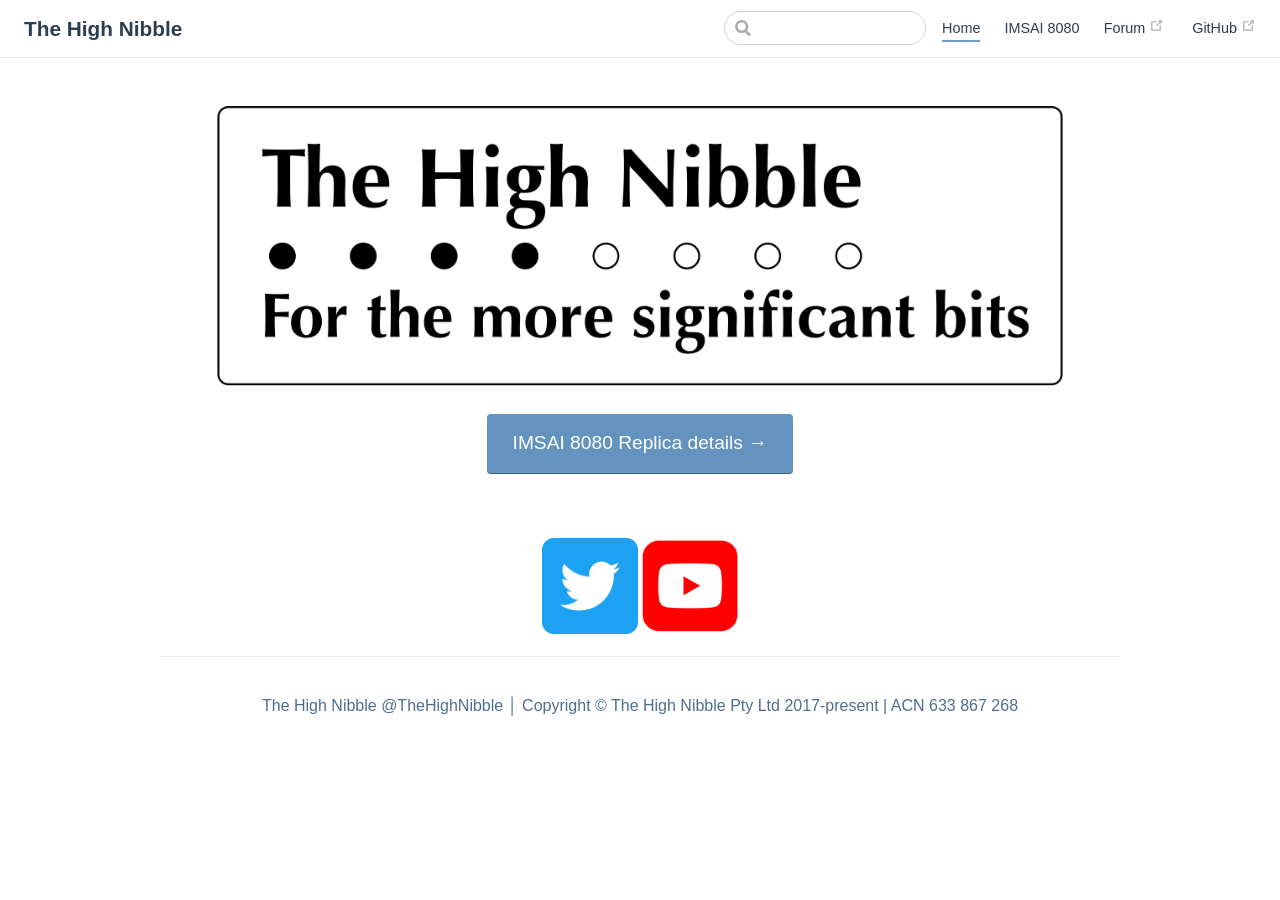
<file: index.html>
<!DOCTYPE html>
<html lang="en-US">
  <head>
    <meta charset="utf-8">
    <meta name="viewport" content="width=device-width,initial-scale=1">
    <title>The High Nibble</title>
    <meta name="description" content="">
    
    
    <link rel="preload" href="/assets/css/0.styles.112c1b77.css" as="style"><link rel="preload" href="/assets/js/app.58aadc2e.js" as="script"><link rel="preload" href="/assets/js/8.0b51e2ab.js" as="script"><link rel="prefetch" href="/assets/js/10.3c4a5558.js"><link rel="prefetch" href="/assets/js/11.78dbc0af.js"><link rel="prefetch" href="/assets/js/2.c849ecf2.js"><link rel="prefetch" href="/assets/js/3.5ab59be6.js"><link rel="prefetch" href="/assets/js/4.7cbe41b0.js"><link rel="prefetch" href="/assets/js/5.03f0e0b8.js"><link rel="prefetch" href="/assets/js/6.50530529.js"><link rel="prefetch" href="/assets/js/7.7904c2b8.js"><link rel="prefetch" href="/assets/js/9.5ee64872.js">
    <link rel="stylesheet" href="/assets/css/0.styles.112c1b77.css">
  </head>
  <body>
    <div id="app" data-server-rendered="true"><div class="theme-container no-sidebar"><header class="navbar"><div class="sidebar-button"><svg xmlns="http://www.w3.org/2000/svg" aria-hidden="true" role="img" viewBox="0 0 448 512" class="icon"><path fill="currentColor" d="M436 124H12c-6.627 0-12-5.373-12-12V80c0-6.627 5.373-12 12-12h424c6.627 0 12 5.373 12 12v32c0 6.627-5.373 12-12 12zm0 160H12c-6.627 0-12-5.373-12-12v-32c0-6.627 5.373-12 12-12h424c6.627 0 12 5.373 12 12v32c0 6.627-5.373 12-12 12zm0 160H12c-6.627 0-12-5.373-12-12v-32c0-6.627 5.373-12 12-12h424c6.627 0 12 5.373 12 12v32c0 6.627-5.373 12-12 12z"></path></svg></div> <a href="/" class="home-link router-link-exact-active router-link-active"><!----> <span class="site-name">The High Nibble</span></a> <div class="links" style="max-width:nullpx;"><div class="search-box"><input aria-label="Search" autocomplete="off" spellcheck="false" value=""> <!----></div> <nav class="nav-links can-hide"><div class="nav-item"><a href="/" class="nav-link router-link-exact-active router-link-active">Home</a></div><div class="nav-item"><a href="/imsai8080/" class="nav-link">IMSAI 8080</a></div><div class="nav-item"><a href="http://bit.ly/IMSAI8080esp" target="_blank" rel="noopener noreferrer" class="nav-link external">
  Forum
  <svg xmlns="http://www.w3.org/2000/svg" aria-hidden="true" x="0px" y="0px" viewBox="0 0 100 100" width="15" height="15" class="icon outbound"><path fill="currentColor" d="M18.8,85.1h56l0,0c2.2,0,4-1.8,4-4v-32h-8v28h-48v-48h28v-8h-32l0,0c-2.2,0-4,1.8-4,4v56C14.8,83.3,16.6,85.1,18.8,85.1z"></path> <polygon fill="currentColor" points="45.7,48.7 51.3,54.3 77.2,28.5 77.2,37.2 85.2,37.2 85.2,14.9 62.8,14.9 62.8,22.9 71.5,22.9"></polygon></svg></a></div> <a href="https://github.com/thehighnibble/firmware" target="_blank" rel="noopener noreferrer" class="repo-link">
    GitHub
    <svg xmlns="http://www.w3.org/2000/svg" aria-hidden="true" x="0px" y="0px" viewBox="0 0 100 100" width="15" height="15" class="icon outbound"><path fill="currentColor" d="M18.8,85.1h56l0,0c2.2,0,4-1.8,4-4v-32h-8v28h-48v-48h28v-8h-32l0,0c-2.2,0-4,1.8-4,4v56C14.8,83.3,16.6,85.1,18.8,85.1z"></path> <polygon fill="currentColor" points="45.7,48.7 51.3,54.3 77.2,28.5 77.2,37.2 85.2,37.2 85.2,14.9 62.8,14.9 62.8,22.9 71.5,22.9"></polygon></svg></a></nav></div></header> <div class="sidebar-mask"></div> <div class="sidebar"><nav class="nav-links"><div class="nav-item"><a href="/" class="nav-link router-link-exact-active router-link-active">Home</a></div><div class="nav-item"><a href="/imsai8080/" class="nav-link">IMSAI 8080</a></div><div class="nav-item"><a href="http://bit.ly/IMSAI8080esp" target="_blank" rel="noopener noreferrer" class="nav-link external">
  Forum
  <svg xmlns="http://www.w3.org/2000/svg" aria-hidden="true" x="0px" y="0px" viewBox="0 0 100 100" width="15" height="15" class="icon outbound"><path fill="currentColor" d="M18.8,85.1h56l0,0c2.2,0,4-1.8,4-4v-32h-8v28h-48v-48h28v-8h-32l0,0c-2.2,0-4,1.8-4,4v56C14.8,83.3,16.6,85.1,18.8,85.1z"></path> <polygon fill="currentColor" points="45.7,48.7 51.3,54.3 77.2,28.5 77.2,37.2 85.2,37.2 85.2,14.9 62.8,14.9 62.8,22.9 71.5,22.9"></polygon></svg></a></div> <a href="https://github.com/thehighnibble/firmware" target="_blank" rel="noopener noreferrer" class="repo-link">
    GitHub
    <svg xmlns="http://www.w3.org/2000/svg" aria-hidden="true" x="0px" y="0px" viewBox="0 0 100 100" width="15" height="15" class="icon outbound"><path fill="currentColor" d="M18.8,85.1h56l0,0c2.2,0,4-1.8,4-4v-32h-8v28h-48v-48h28v-8h-32l0,0c-2.2,0-4,1.8-4,4v56C14.8,83.3,16.6,85.1,18.8,85.1z"></path> <polygon fill="currentColor" points="45.7,48.7 51.3,54.3 77.2,28.5 77.2,37.2 85.2,37.2 85.2,14.9 62.8,14.9 62.8,22.9 71.5,22.9"></polygon></svg></a></nav>  <!----> </div> <div class="home"><div class="hero"><img src="/img/THN_Logo.png" alt="hero"> <h1> </h1> <p class="description">
       
    </p> <p class="action"><a href="/imsai8080/" class="nav-link action-button">IMSAI 8080 Replica details →</a></p></div> <!----> <div class="content custom"><br> <br> <div class="socials"><a href="https://twitter.com/@TheHighNibble" target="_blank" rel="noopener noreferrer"><img src="/img/twitter.png" class="social"></a> <a href="https://www.youtube.com/thehighnibble" target="_blank" rel="noopener noreferrer"><img src="/img/youtube.png" class="social"></a></div> <br></div> <div class="footer">
    The High Nibble @TheHighNibble  │  Copyright © The High Nibble Pty Ltd   2017-present  |  ACN 633 867 268
  </div></div> <!----></div></div>
    <script src="/assets/js/app.58aadc2e.js" defer></script><script src="/assets/js/8.0b51e2ab.js" defer></script>
  </body>
</html>
</file>
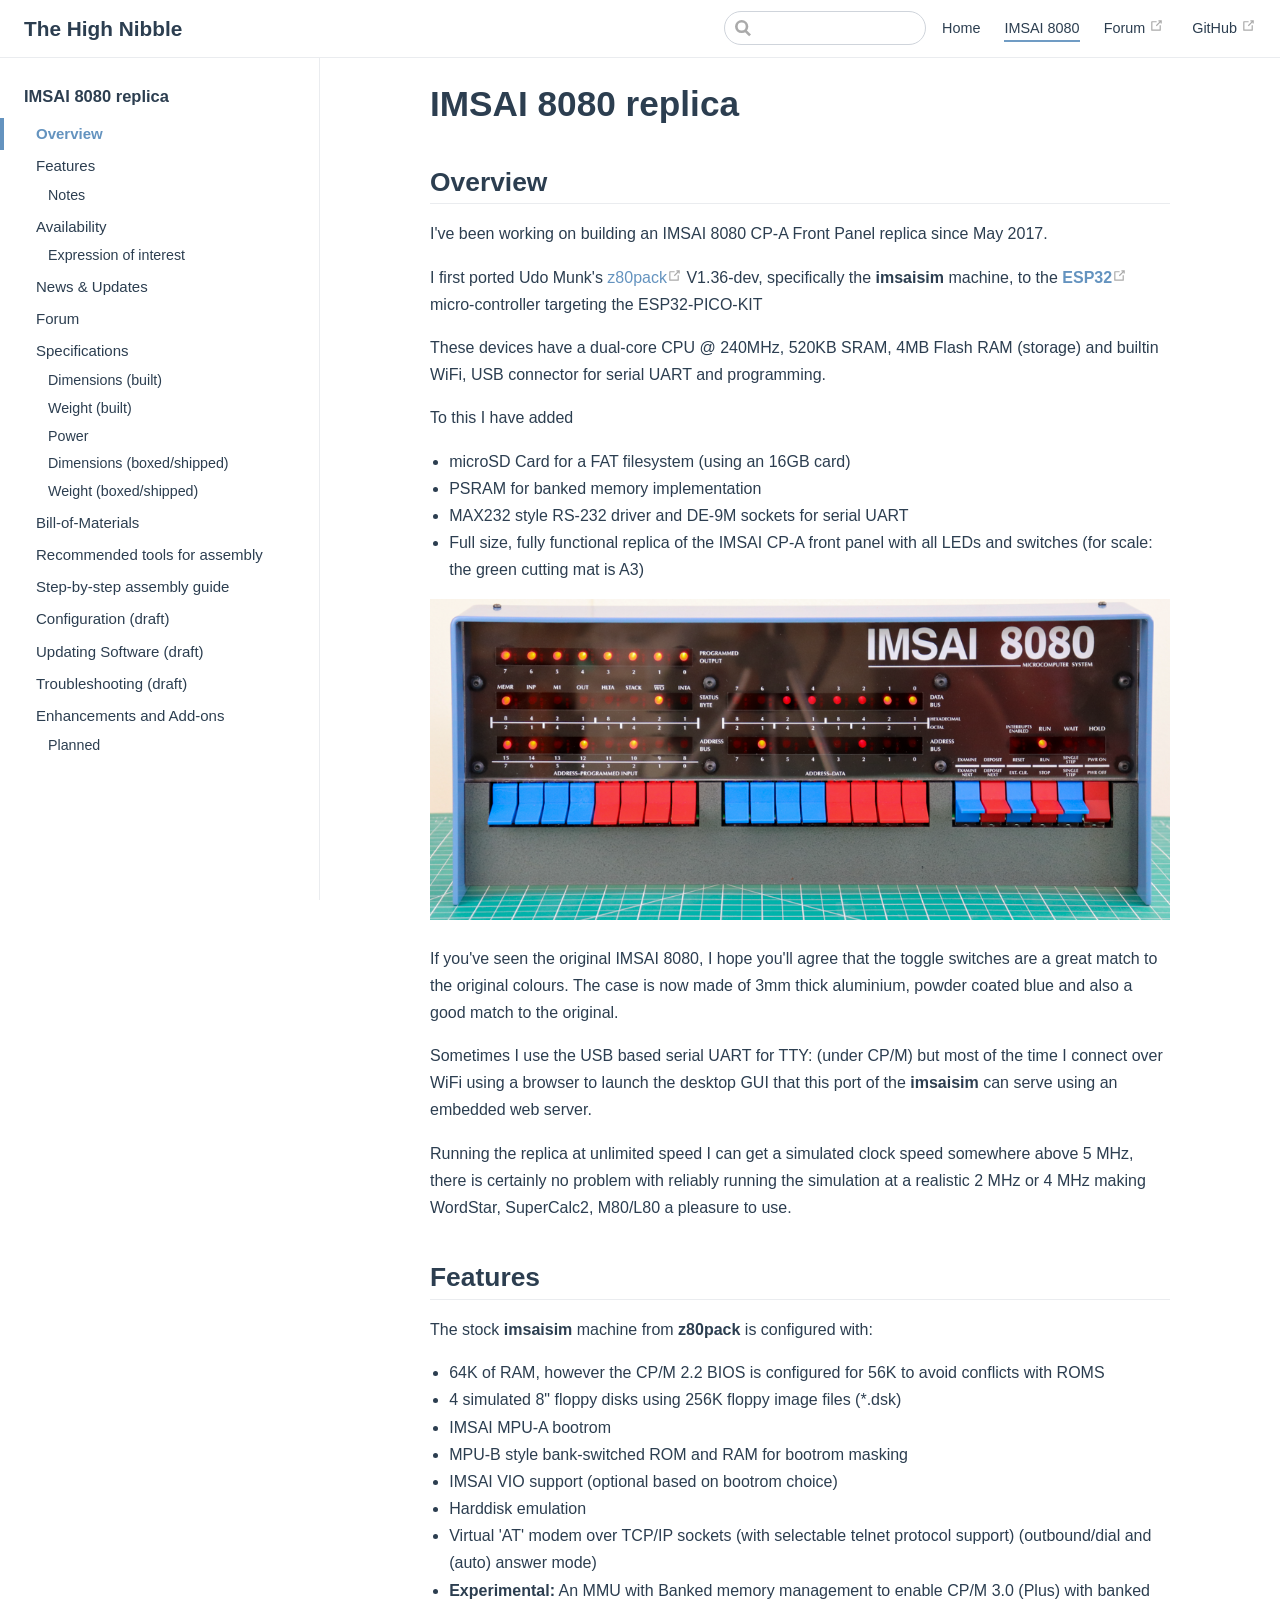
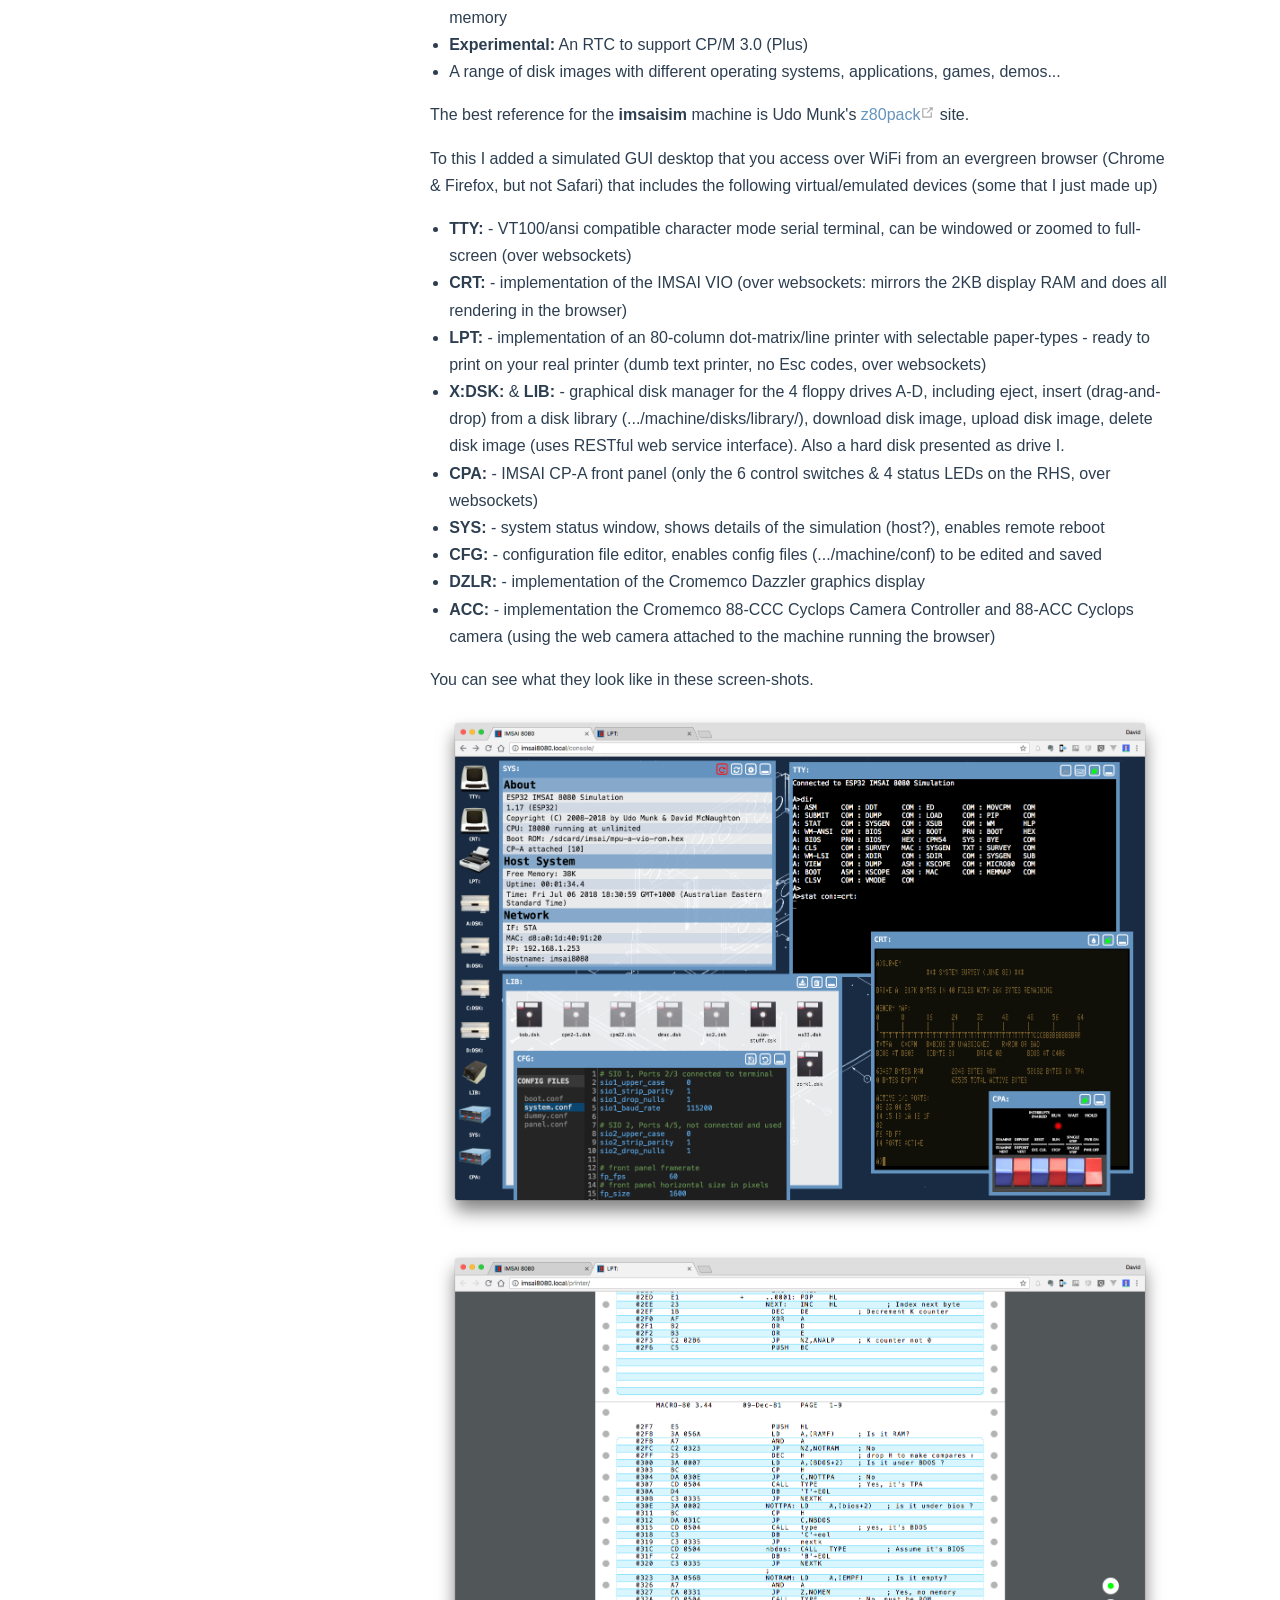
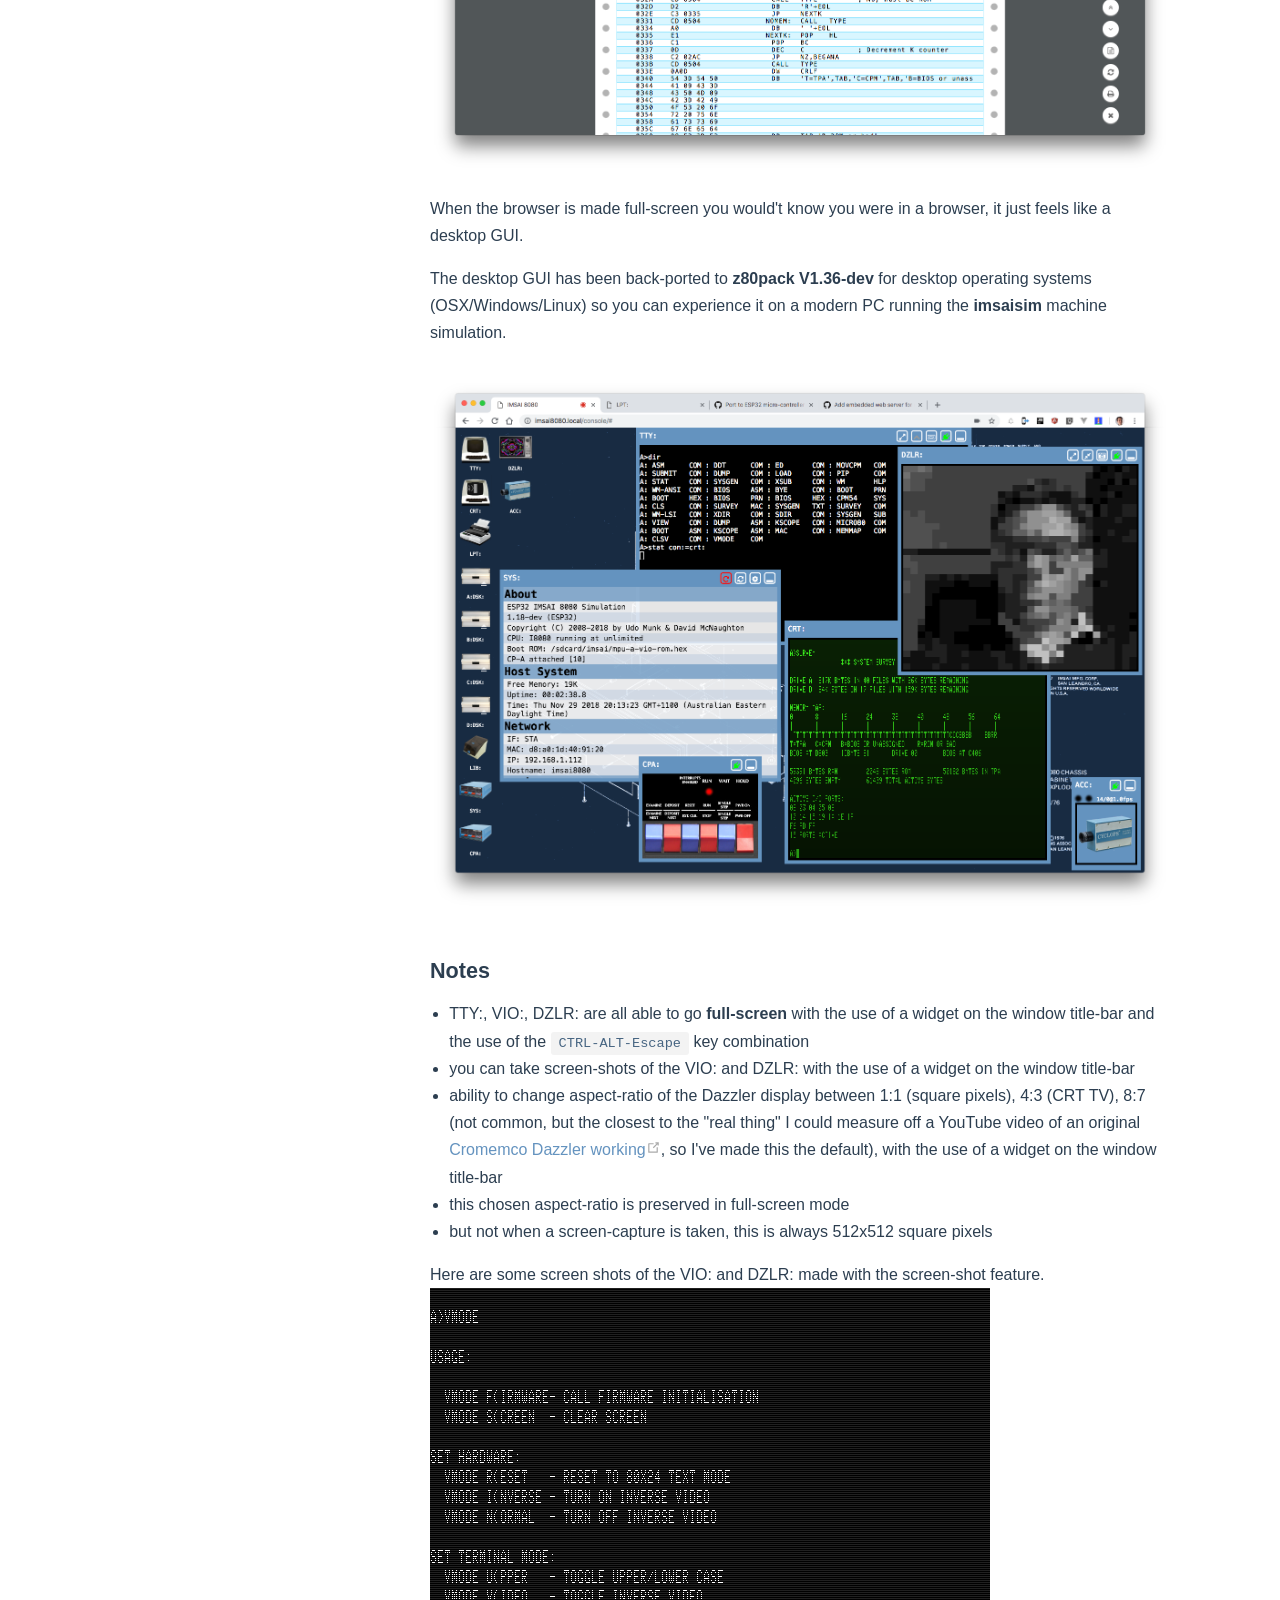
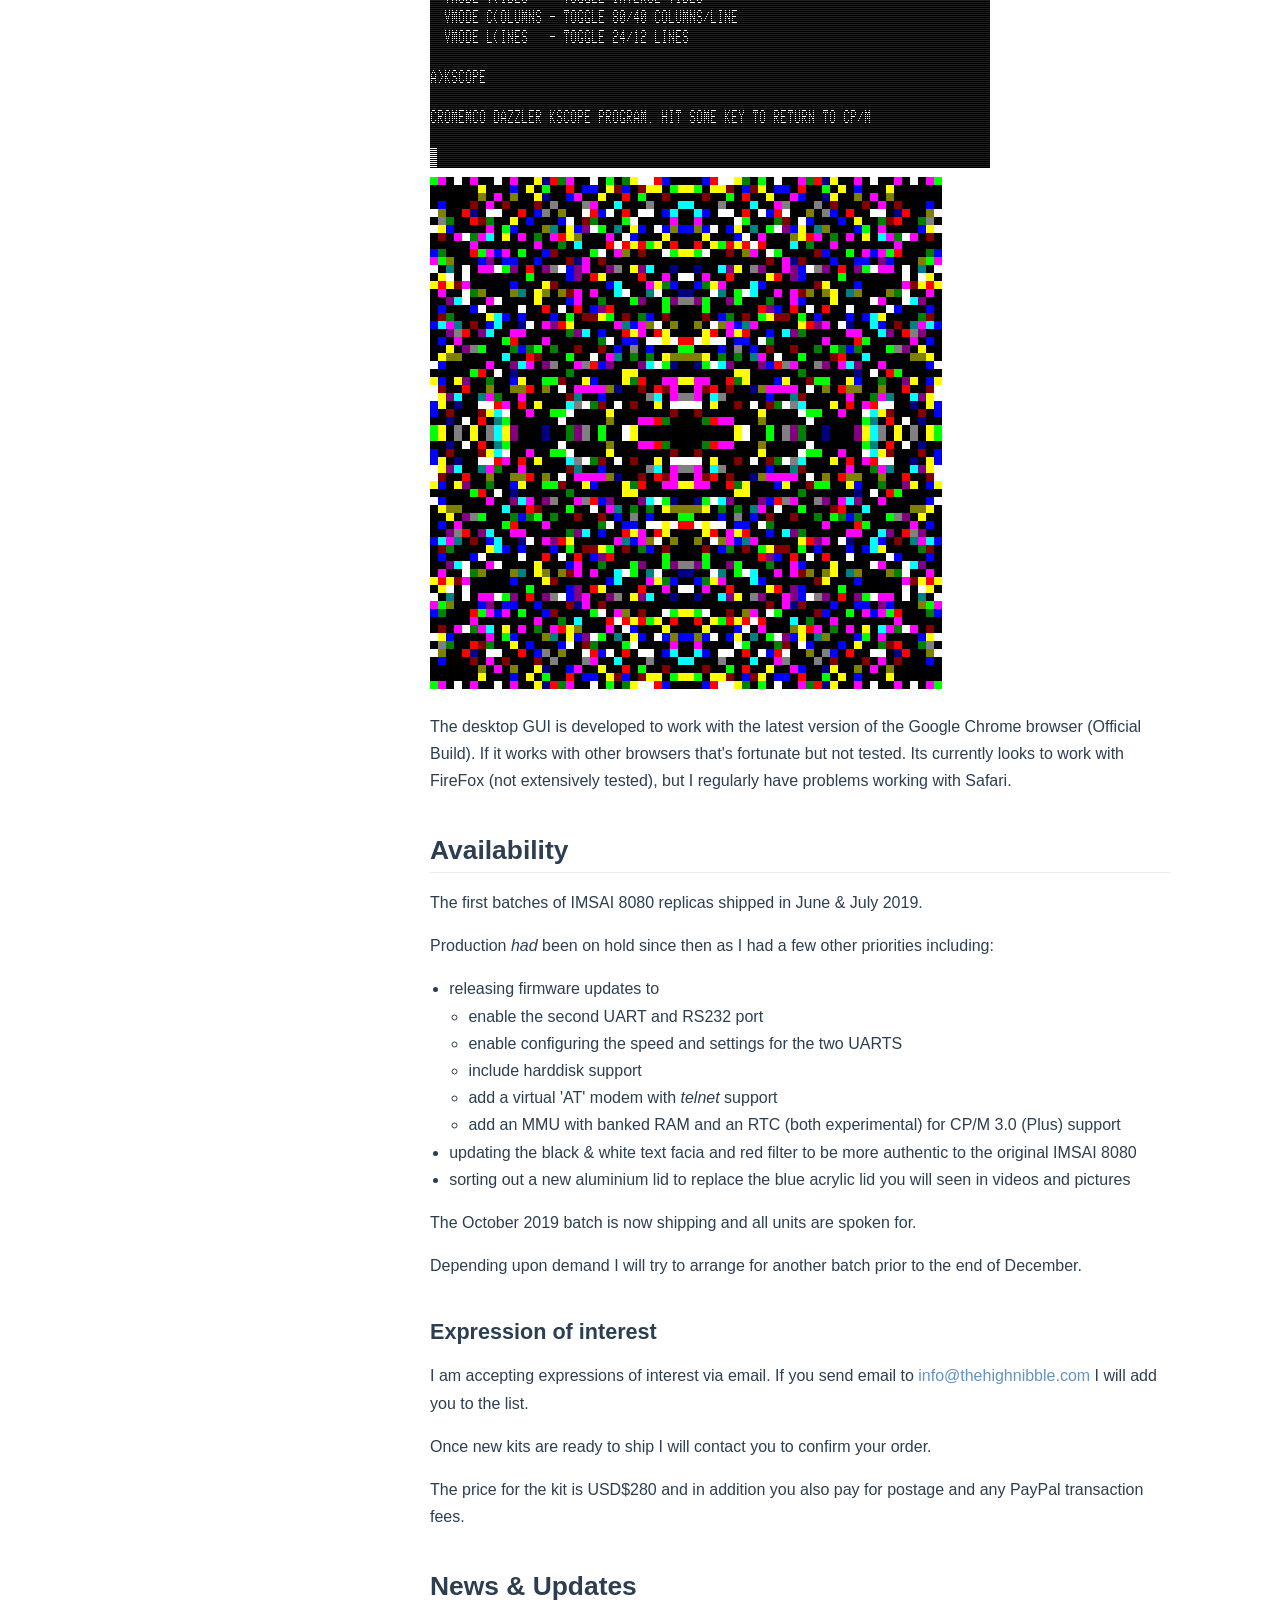
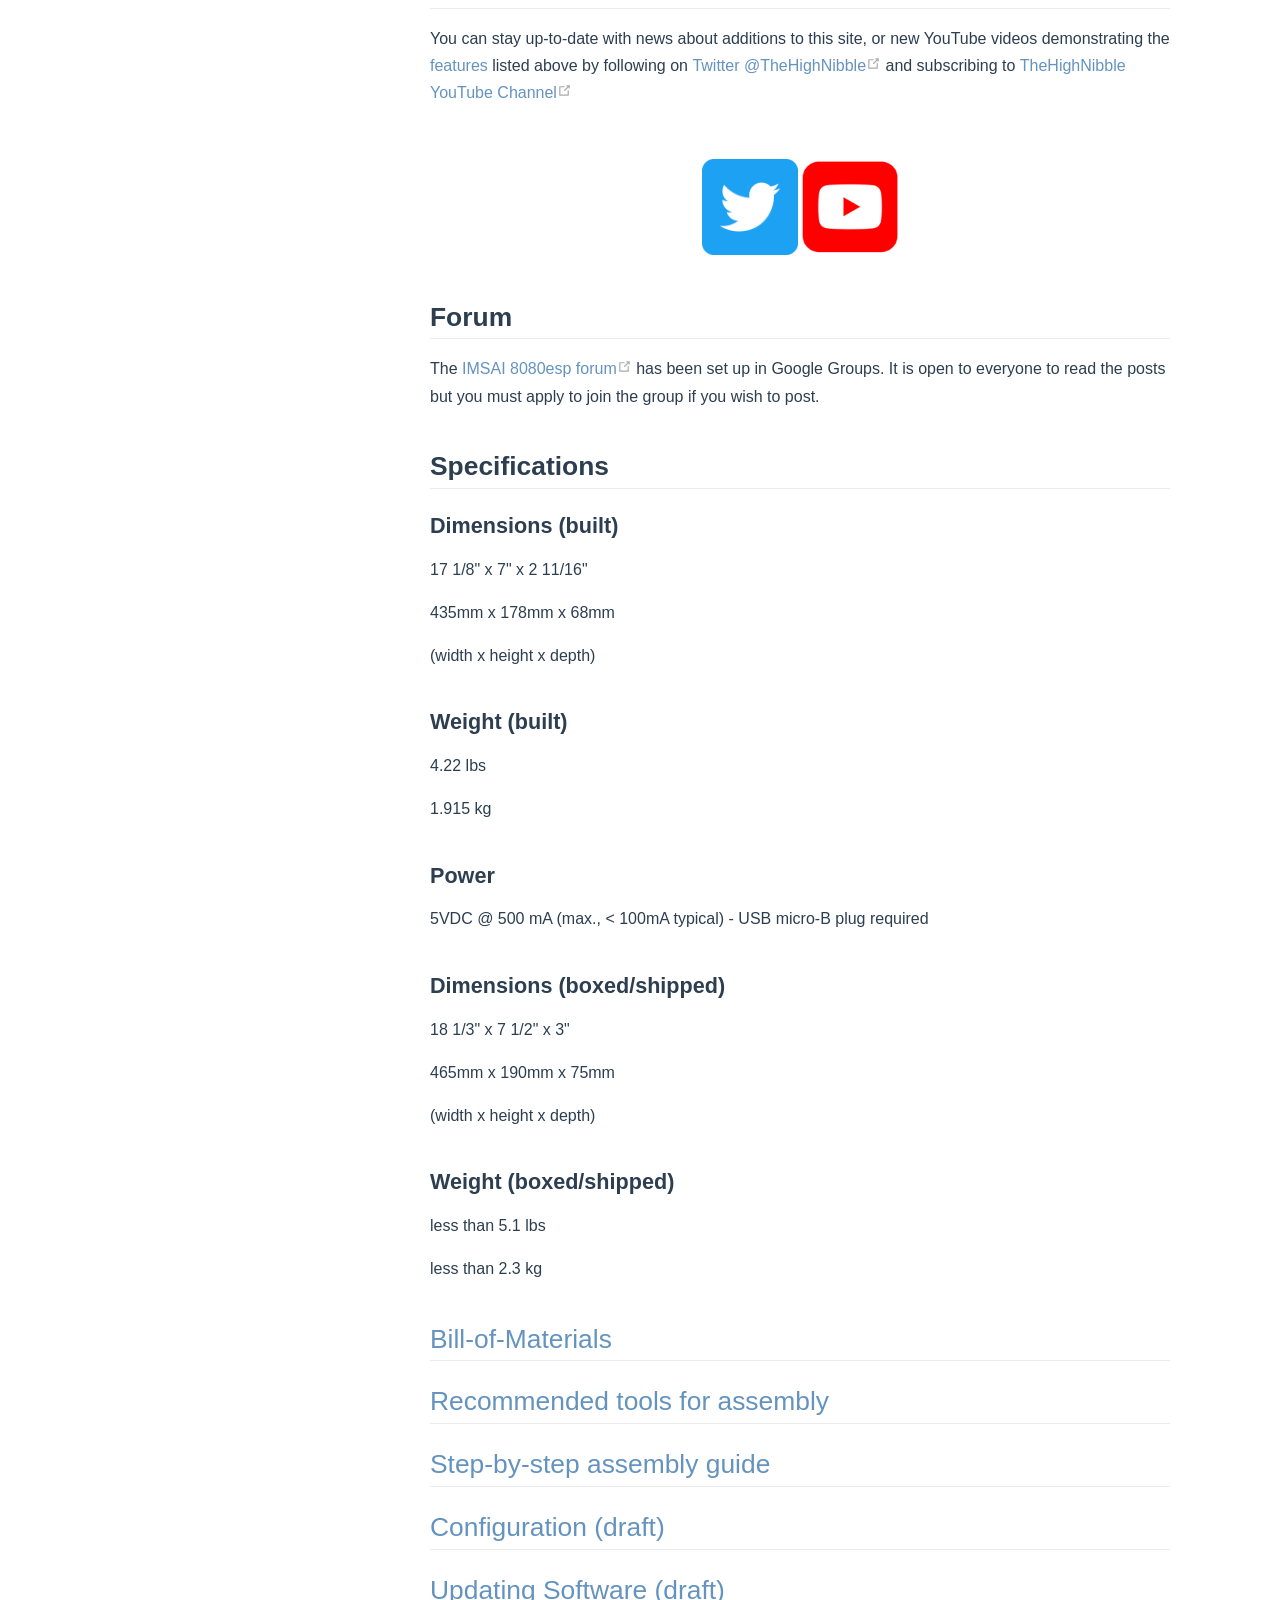
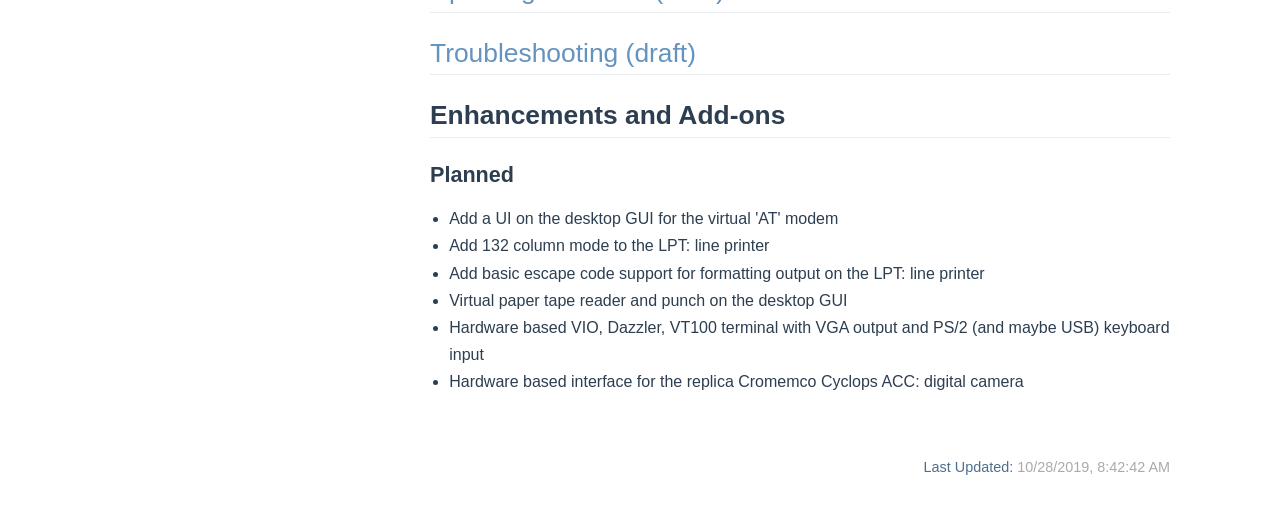
<file: imsai8080/index.html>
<!DOCTYPE html>
<html lang="en-US">
  <head>
    <meta charset="utf-8">
    <meta name="viewport" content="width=device-width,initial-scale=1">
    <title>IMSAI 8080 replica | The High Nibble</title>
    <meta name="description" content="">
    
    
    <link rel="preload" href="/assets/css/0.styles.112c1b77.css" as="style"><link rel="preload" href="/assets/js/app.58aadc2e.js" as="script"><link rel="preload" href="/assets/js/4.7cbe41b0.js" as="script"><link rel="prefetch" href="/assets/js/10.3c4a5558.js"><link rel="prefetch" href="/assets/js/11.78dbc0af.js"><link rel="prefetch" href="/assets/js/2.c849ecf2.js"><link rel="prefetch" href="/assets/js/3.5ab59be6.js"><link rel="prefetch" href="/assets/js/5.03f0e0b8.js"><link rel="prefetch" href="/assets/js/6.50530529.js"><link rel="prefetch" href="/assets/js/7.7904c2b8.js"><link rel="prefetch" href="/assets/js/8.0b51e2ab.js"><link rel="prefetch" href="/assets/js/9.5ee64872.js">
    <link rel="stylesheet" href="/assets/css/0.styles.112c1b77.css">
  </head>
  <body>
    <div id="app" data-server-rendered="true"><div class="theme-container"><header class="navbar"><div class="sidebar-button"><svg xmlns="http://www.w3.org/2000/svg" aria-hidden="true" role="img" viewBox="0 0 448 512" class="icon"><path fill="currentColor" d="M436 124H12c-6.627 0-12-5.373-12-12V80c0-6.627 5.373-12 12-12h424c6.627 0 12 5.373 12 12v32c0 6.627-5.373 12-12 12zm0 160H12c-6.627 0-12-5.373-12-12v-32c0-6.627 5.373-12 12-12h424c6.627 0 12 5.373 12 12v32c0 6.627-5.373 12-12 12zm0 160H12c-6.627 0-12-5.373-12-12v-32c0-6.627 5.373-12 12-12h424c6.627 0 12 5.373 12 12v32c0 6.627-5.373 12-12 12z"></path></svg></div> <a href="/" class="home-link router-link-active"><!----> <span class="site-name">The High Nibble</span></a> <div class="links" style="max-width:nullpx;"><div class="search-box"><input aria-label="Search" autocomplete="off" spellcheck="false" value=""> <!----></div> <nav class="nav-links can-hide"><div class="nav-item"><a href="/" class="nav-link">Home</a></div><div class="nav-item"><a href="/imsai8080/" class="nav-link router-link-exact-active router-link-active">IMSAI 8080</a></div><div class="nav-item"><a href="http://bit.ly/IMSAI8080esp" target="_blank" rel="noopener noreferrer" class="nav-link external">
  Forum
  <svg xmlns="http://www.w3.org/2000/svg" aria-hidden="true" x="0px" y="0px" viewBox="0 0 100 100" width="15" height="15" class="icon outbound"><path fill="currentColor" d="M18.8,85.1h56l0,0c2.2,0,4-1.8,4-4v-32h-8v28h-48v-48h28v-8h-32l0,0c-2.2,0-4,1.8-4,4v56C14.8,83.3,16.6,85.1,18.8,85.1z"></path> <polygon fill="currentColor" points="45.7,48.7 51.3,54.3 77.2,28.5 77.2,37.2 85.2,37.2 85.2,14.9 62.8,14.9 62.8,22.9 71.5,22.9"></polygon></svg></a></div> <a href="https://github.com/thehighnibble/firmware" target="_blank" rel="noopener noreferrer" class="repo-link">
    GitHub
    <svg xmlns="http://www.w3.org/2000/svg" aria-hidden="true" x="0px" y="0px" viewBox="0 0 100 100" width="15" height="15" class="icon outbound"><path fill="currentColor" d="M18.8,85.1h56l0,0c2.2,0,4-1.8,4-4v-32h-8v28h-48v-48h28v-8h-32l0,0c-2.2,0-4,1.8-4,4v56C14.8,83.3,16.6,85.1,18.8,85.1z"></path> <polygon fill="currentColor" points="45.7,48.7 51.3,54.3 77.2,28.5 77.2,37.2 85.2,37.2 85.2,14.9 62.8,14.9 62.8,22.9 71.5,22.9"></polygon></svg></a></nav></div></header> <div class="sidebar-mask"></div> <div class="sidebar"><nav class="nav-links"><div class="nav-item"><a href="/" class="nav-link">Home</a></div><div class="nav-item"><a href="/imsai8080/" class="nav-link router-link-exact-active router-link-active">IMSAI 8080</a></div><div class="nav-item"><a href="http://bit.ly/IMSAI8080esp" target="_blank" rel="noopener noreferrer" class="nav-link external">
  Forum
  <svg xmlns="http://www.w3.org/2000/svg" aria-hidden="true" x="0px" y="0px" viewBox="0 0 100 100" width="15" height="15" class="icon outbound"><path fill="currentColor" d="M18.8,85.1h56l0,0c2.2,0,4-1.8,4-4v-32h-8v28h-48v-48h28v-8h-32l0,0c-2.2,0-4,1.8-4,4v56C14.8,83.3,16.6,85.1,18.8,85.1z"></path> <polygon fill="currentColor" points="45.7,48.7 51.3,54.3 77.2,28.5 77.2,37.2 85.2,37.2 85.2,14.9 62.8,14.9 62.8,22.9 71.5,22.9"></polygon></svg></a></div> <a href="https://github.com/thehighnibble/firmware" target="_blank" rel="noopener noreferrer" class="repo-link">
    GitHub
    <svg xmlns="http://www.w3.org/2000/svg" aria-hidden="true" x="0px" y="0px" viewBox="0 0 100 100" width="15" height="15" class="icon outbound"><path fill="currentColor" d="M18.8,85.1h56l0,0c2.2,0,4-1.8,4-4v-32h-8v28h-48v-48h28v-8h-32l0,0c-2.2,0-4,1.8-4,4v56C14.8,83.3,16.6,85.1,18.8,85.1z"></path> <polygon fill="currentColor" points="45.7,48.7 51.3,54.3 77.2,28.5 77.2,37.2 85.2,37.2 85.2,14.9 62.8,14.9 62.8,22.9 71.5,22.9"></polygon></svg></a></nav>  <ul class="sidebar-links"><li><div class="sidebar-group first"><p class="sidebar-heading open"><span>IMSAI 8080 replica</span> <!----></p> <ul class="sidebar-group-items"><li><a href="/imsai8080/#overview" class="sidebar-link">Overview</a><ul class="sidebar-sub-headers"></ul></li><li><a href="/imsai8080/#features" class="sidebar-link">Features</a><ul class="sidebar-sub-headers"><li class="sidebar-sub-header"><a href="/imsai8080/#notes" class="sidebar-link">Notes</a></li></ul></li><li><a href="/imsai8080/#availability" class="sidebar-link">Availability</a><ul class="sidebar-sub-headers"><li class="sidebar-sub-header"><a href="/imsai8080/#expression-of-interest" class="sidebar-link">Expression of interest</a></li></ul></li><li><a href="/imsai8080/#news-updates" class="sidebar-link">News &amp; Updates</a><ul class="sidebar-sub-headers"></ul></li><li><a href="/imsai8080/#forum" class="sidebar-link">Forum</a><ul class="sidebar-sub-headers"></ul></li><li><a href="/imsai8080/#specifications" class="sidebar-link">Specifications</a><ul class="sidebar-sub-headers"><li class="sidebar-sub-header"><a href="/imsai8080/#dimensions-built" class="sidebar-link">Dimensions (built)</a></li><li class="sidebar-sub-header"><a href="/imsai8080/#weight-built" class="sidebar-link">Weight (built)</a></li><li class="sidebar-sub-header"><a href="/imsai8080/#power" class="sidebar-link">Power</a></li><li class="sidebar-sub-header"><a href="/imsai8080/#dimensions-boxed-shipped" class="sidebar-link">Dimensions (boxed/shipped)</a></li><li class="sidebar-sub-header"><a href="/imsai8080/#weight-boxed-shipped" class="sidebar-link">Weight (boxed/shipped)</a></li></ul></li><li><a href="/imsai8080/#bill-of-materials" class="sidebar-link">Bill-of-Materials</a><ul class="sidebar-sub-headers"></ul></li><li><a href="/imsai8080/#recommended-tools-for-assembly" class="sidebar-link">Recommended tools for assembly</a><ul class="sidebar-sub-headers"></ul></li><li><a href="/imsai8080/#step-by-step-assembly-guide" class="sidebar-link">Step-by-step assembly guide</a><ul class="sidebar-sub-headers"></ul></li><li><a href="/imsai8080/#configuration-draft" class="sidebar-link">Configuration (draft)</a><ul class="sidebar-sub-headers"></ul></li><li><a href="/imsai8080/#updating-software-draft" class="sidebar-link">Updating Software (draft)</a><ul class="sidebar-sub-headers"></ul></li><li><a href="/imsai8080/#troubleshooting-draft" class="sidebar-link">Troubleshooting (draft)</a><ul class="sidebar-sub-headers"></ul></li><li><a href="/imsai8080/#enhancements-and-add-ons" class="sidebar-link">Enhancements and Add-ons</a><ul class="sidebar-sub-headers"><li class="sidebar-sub-header"><a href="/imsai8080/#planned" class="sidebar-link">Planned</a></li></ul></li></ul></div></li></ul> </div> <div class="page"> <div class="content"><h1 id="imsai-8080-replica"><a href="#imsai-8080-replica" aria-hidden="true" class="header-anchor">#</a> IMSAI 8080 replica</h1> <h2 id="overview"><a href="#overview" aria-hidden="true" class="header-anchor">#</a> Overview</h2> <p>I've been working on building an IMSAI 8080 CP-A Front Panel replica since May 2017.</p> <p>I first ported Udo Munk's <a href="http://bit.ly/Z80pack" target="_blank" rel="noopener noreferrer">z80pack<svg xmlns="http://www.w3.org/2000/svg" aria-hidden="true" x="0px" y="0px" viewBox="0 0 100 100" width="15" height="15" class="icon outbound"><path fill="currentColor" d="M18.8,85.1h56l0,0c2.2,0,4-1.8,4-4v-32h-8v28h-48v-48h28v-8h-32l0,0c-2.2,0-4,1.8-4,4v56C14.8,83.3,16.6,85.1,18.8,85.1z"></path> <polygon fill="currentColor" points="45.7,48.7 51.3,54.3 77.2,28.5 77.2,37.2 85.2,37.2 85.2,14.9 62.8,14.9 62.8,22.9 71.5,22.9"></polygon></svg></a> V1.36-dev, specifically the <strong>imsaisim</strong> machine, to the <a href="https://www.espressif.com/en/products/hardware/development-boards" target="_blank" rel="noopener noreferrer"><strong>ESP32</strong><svg xmlns="http://www.w3.org/2000/svg" aria-hidden="true" x="0px" y="0px" viewBox="0 0 100 100" width="15" height="15" class="icon outbound"><path fill="currentColor" d="M18.8,85.1h56l0,0c2.2,0,4-1.8,4-4v-32h-8v28h-48v-48h28v-8h-32l0,0c-2.2,0-4,1.8-4,4v56C14.8,83.3,16.6,85.1,18.8,85.1z"></path> <polygon fill="currentColor" points="45.7,48.7 51.3,54.3 77.2,28.5 77.2,37.2 85.2,37.2 85.2,14.9 62.8,14.9 62.8,22.9 71.5,22.9"></polygon></svg></a> micro-controller targeting the ESP32-PICO-KIT</p> <p>These devices have a dual-core CPU @ 240MHz, 520KB SRAM, 4MB Flash RAM (storage) and builtin WiFi, USB connector for serial UART and programming.</p> <p>To this I have added</p> <ul><li>microSD Card for a FAT filesystem (using an 16GB card)</li> <li>PSRAM for banked memory implementation</li> <li>MAX232 style RS-232 driver and DE-9M sockets for serial UART</li> <li>Full size, fully functional replica of the IMSAI CP-A front panel with all LEDs and switches (for scale: the green cutting mat is A3)</li></ul> <p><img src="/assets/img/NEW_CPA_1024.68868dcc.png" alt="IMSAI 8080 CP-A"></p> <p>If you've seen the original IMSAI 8080, I hope you'll agree that the toggle switches are a great match to the original colours. The case is now made of 3mm thick aluminium, powder coated blue and also a good match to the original.</p> <p>Sometimes I use the USB based serial UART for TTY: (under CP/M) but most of the time I connect over WiFi using a browser to launch the desktop GUI that this port of the <strong>imsaisim</strong> can serve using an embedded web server.</p> <p>Running the replica at unlimited speed I can get a simulated clock speed somewhere above 5 MHz, there is certainly no problem with reliably running the simulation at a realistic 2 MHz or 4 MHz making WordStar, SuperCalc2, M80/L80 a pleasure to use.</p> <h2 id="features"><a href="#features" aria-hidden="true" class="header-anchor">#</a> Features</h2> <p>The stock <strong>imsaisim</strong> machine from <strong>z80pack</strong> is configured with:</p> <ul><li>64K of RAM, however the CP/M 2.2 BIOS is configured for 56K to avoid conflicts with ROMS</li> <li>4 simulated 8&quot; floppy disks using 256K floppy image files (*.dsk)</li> <li>IMSAI MPU-A bootrom</li> <li>MPU-B style bank-switched ROM and RAM for bootrom masking</li> <li>IMSAI VIO support (optional based on bootrom choice)</li> <li>Harddisk emulation</li> <li>Virtual 'AT' modem over TCP/IP sockets (with selectable telnet protocol support) (outbound/dial and (auto) answer mode)</li> <li><strong>Experimental:</strong> An MMU with Banked memory management to enable CP/M 3.0 (Plus) with banked memory</li> <li><strong>Experimental:</strong> An RTC to support CP/M 3.0 (Plus)</li> <li>A range of disk images with different operating systems, applications, games, demos...</li></ul> <p>The best reference for the <strong>imsaisim</strong> machine is Udo Munk's <a href="http://bit.ly/z80pack" target="_blank" rel="noopener noreferrer">z80pack<svg xmlns="http://www.w3.org/2000/svg" aria-hidden="true" x="0px" y="0px" viewBox="0 0 100 100" width="15" height="15" class="icon outbound"><path fill="currentColor" d="M18.8,85.1h56l0,0c2.2,0,4-1.8,4-4v-32h-8v28h-48v-48h28v-8h-32l0,0c-2.2,0-4,1.8-4,4v56C14.8,83.3,16.6,85.1,18.8,85.1z"></path> <polygon fill="currentColor" points="45.7,48.7 51.3,54.3 77.2,28.5 77.2,37.2 85.2,37.2 85.2,14.9 62.8,14.9 62.8,22.9 71.5,22.9"></polygon></svg></a> site.</p> <p>To this I added a simulated GUI desktop that you access over WiFi from an evergreen browser (Chrome &amp; Firefox, but not Safari) that includes the following virtual/emulated devices (some that I just made up)</p> <ul><li><strong>TTY:</strong> - VT100/ansi compatible character mode serial terminal, can be windowed or zoomed to full-screen (over websockets)</li> <li><strong>CRT:</strong> -  implementation of the IMSAI VIO (over websockets: mirrors the 2KB display RAM and does all rendering in the browser)</li> <li><strong>LPT:</strong>  - implementation of an 80-column dot-matrix/line printer with selectable paper-types - ready to print on your real printer (dumb text printer, no Esc codes, over websockets)</li> <li><strong>X:DSK:</strong>  &amp; <strong>LIB:</strong> - graphical disk manager for the 4 floppy drives A-D, including eject, insert (drag-and-drop) from a disk library (.../machine/disks/library/), download disk image, upload disk image, delete disk image (uses RESTful web service interface). Also a hard disk presented as drive I.</li> <li><strong>CPA:</strong> - IMSAI CP-A front panel (only the 6 control switches &amp; 4 status LEDs on the RHS, over websockets)</li> <li><strong>SYS:</strong> - system status window, shows details of the simulation (host?), enables remote reboot</li> <li><strong>CFG:</strong> - configuration file editor, enables config files (.../machine/conf) to be edited and saved</li> <li><strong>DZLR:</strong> - implementation of the Cromemco Dazzler graphics display</li> <li><strong>ACC:</strong> - implementation the Cromemco 88-CCC Cyclops Camera Controller and 88-ACC Cyclops camera (using the web camera attached to the machine running the browser)</li></ul> <p>You can see what they look like in these screen-shots.</p> <p><img src="/assets/img/IMSAI_Desktop.9d18f55c.png" alt="imsai desktop"> <img src="/assets/img/IMSAI_Printer.f3b50742.png" alt="imsai printer"></p> <p>When the browser is made full-screen you would't know you were in a browser, it just feels like a desktop GUI.</p> <p>The desktop GUI has been back-ported to <strong>z80pack V1.36-dev</strong> for desktop operating systems (OSX/Windows/Linux) so you can experience it on a modern PC running the <strong>imsaisim</strong> machine simulation.</p> <p><img src="/assets/img/ACC_desktop.5127181a.png" alt="cyclops"></p> <h3 id="notes"><a href="#notes" aria-hidden="true" class="header-anchor">#</a> Notes</h3> <ul><li>TTY:, VIO:, DZLR: are all able to go <strong>full-screen</strong> with the use of a widget on the window title-bar and the use of the <code>CTRL-ALT-Escape</code> key combination</li> <li>you can take screen-shots of the VIO: and DZLR: with the use of a widget on the window title-bar</li> <li>ability to change aspect-ratio of the Dazzler display between 1:1 (square pixels), 4:3 (CRT TV), 8:7 (not common, but the closest to the &quot;real thing&quot; I could measure off a YouTube video of an original <a href="http://bit.ly/2KVVcfHI" target="_blank" rel="noopener noreferrer">Cromemco Dazzler working<svg xmlns="http://www.w3.org/2000/svg" aria-hidden="true" x="0px" y="0px" viewBox="0 0 100 100" width="15" height="15" class="icon outbound"><path fill="currentColor" d="M18.8,85.1h56l0,0c2.2,0,4-1.8,4-4v-32h-8v28h-48v-48h28v-8h-32l0,0c-2.2,0-4,1.8-4,4v56C14.8,83.3,16.6,85.1,18.8,85.1z"></path> <polygon fill="currentColor" points="45.7,48.7 51.3,54.3 77.2,28.5 77.2,37.2 85.2,37.2 85.2,14.9 62.8,14.9 62.8,22.9 71.5,22.9"></polygon></svg></a>, so I've made this the default), with the use of a widget on the window title-bar</li> <li>this chosen aspect-ratio is preserved in full-screen mode</li> <li>but not when a screen-capture is taken, this is always 512x512 square pixels</li></ul> <p>Here are some screen shots of the VIO: and DZLR: made with the  screen-shot feature.
<img src="/assets/img/VIO_screenshot.5c9c42ae.png" alt="vio"> <img src="/assets/img/DZLR_screenshot.e8459bd6.png" alt="dazzler"></p> <p>The desktop GUI is developed to work with the latest version of the Google Chrome browser (Official Build). If it works with other browsers that's fortunate but not tested. Its currently looks to work with FireFox (not extensively tested), but I regularly have problems working with Safari.</p> <h2 id="availability"><a href="#availability" aria-hidden="true" class="header-anchor">#</a> Availability</h2> <p>The first batches of IMSAI 8080 replicas shipped in June &amp; July 2019.</p> <p>Production <em>had</em> been on hold since then as I had a few other priorities including:</p> <ul><li>releasing firmware updates to
<ul><li>enable the second UART and RS232 port</li> <li>enable configuring the speed and settings for the two UARTS</li> <li>include harddisk support</li> <li>add a virtual 'AT' modem with <em>telnet</em> support</li> <li>add an MMU with banked RAM and an RTC (both experimental) for CP/M 3.0 (Plus) support</li></ul></li> <li>updating the black &amp; white text facia and red filter to be more authentic to the original IMSAI 8080</li> <li>sorting out a new aluminium lid to replace the blue acrylic lid you will seen in videos and pictures</li></ul> <p>The October 2019 batch is now shipping and all units are spoken for.</p> <p>Depending upon demand I will try to arrange for another batch prior to the end of December.</p> <h3 id="expression-of-interest"><a href="#expression-of-interest" aria-hidden="true" class="header-anchor">#</a> Expression of interest</h3> <p>I am accepting expressions of interest via email. If you send email to <a href="mailto:info@thehighnibble.com">info@thehighnibble.com</a> I will add you to the list.</p> <p>Once new kits are ready to ship I will contact you to confirm your order.</p> <p>The price for the kit is USD$280 and in addition you also pay for postage and any PayPal transaction fees.</p> <h2 id="news-updates"><a href="#news-updates" aria-hidden="true" class="header-anchor">#</a> News &amp; Updates</h2> <p>You can stay up-to-date with news about additions to this site, or new YouTube videos demonstrating the <a href="/imsai8080/#features">features</a> listed above by following on <a href="https://twitter.com/@TheHighNibble" target="_blank" rel="noopener noreferrer">Twitter @TheHighNibble<svg xmlns="http://www.w3.org/2000/svg" aria-hidden="true" x="0px" y="0px" viewBox="0 0 100 100" width="15" height="15" class="icon outbound"><path fill="currentColor" d="M18.8,85.1h56l0,0c2.2,0,4-1.8,4-4v-32h-8v28h-48v-48h28v-8h-32l0,0c-2.2,0-4,1.8-4,4v56C14.8,83.3,16.6,85.1,18.8,85.1z"></path> <polygon fill="currentColor" points="45.7,48.7 51.3,54.3 77.2,28.5 77.2,37.2 85.2,37.2 85.2,14.9 62.8,14.9 62.8,22.9 71.5,22.9"></polygon></svg></a> and subscribing to <a href="https://www.youtube.com/thehighnibble" target="_blank" rel="noopener noreferrer">TheHighNibble YouTube Channel<svg xmlns="http://www.w3.org/2000/svg" aria-hidden="true" x="0px" y="0px" viewBox="0 0 100 100" width="15" height="15" class="icon outbound"><path fill="currentColor" d="M18.8,85.1h56l0,0c2.2,0,4-1.8,4-4v-32h-8v28h-48v-48h28v-8h-32l0,0c-2.2,0-4,1.8-4,4v56C14.8,83.3,16.6,85.1,18.8,85.1z"></path> <polygon fill="currentColor" points="45.7,48.7 51.3,54.3 77.2,28.5 77.2,37.2 85.2,37.2 85.2,14.9 62.8,14.9 62.8,22.9 71.5,22.9"></polygon></svg></a></p> <br> <br> <div class="socials"><a href="https://twitter.com/@TheHighNibble" target="_blank" rel="noopener noreferrer"><img src="/img/twitter.png" class="social"></a> <a href="https://www.youtube.com/thehighnibble" target="_blank" rel="noopener noreferrer"><img src="/img/youtube.png" class="social"></a></div> <br> <h2 id="forum"><a href="#forum" aria-hidden="true" class="header-anchor">#</a> Forum</h2> <p>The <a href="http://bit.ly/IMSAI8080esp" target="_blank" rel="noopener noreferrer">IMSAI 8080esp forum<svg xmlns="http://www.w3.org/2000/svg" aria-hidden="true" x="0px" y="0px" viewBox="0 0 100 100" width="15" height="15" class="icon outbound"><path fill="currentColor" d="M18.8,85.1h56l0,0c2.2,0,4-1.8,4-4v-32h-8v28h-48v-48h28v-8h-32l0,0c-2.2,0-4,1.8-4,4v56C14.8,83.3,16.6,85.1,18.8,85.1z"></path> <polygon fill="currentColor" points="45.7,48.7 51.3,54.3 77.2,28.5 77.2,37.2 85.2,37.2 85.2,14.9 62.8,14.9 62.8,22.9 71.5,22.9"></polygon></svg></a> has been set up in Google Groups. It is open to everyone to read the posts but you must apply to join the group if you wish to post.</p> <h2 id="specifications"><a href="#specifications" aria-hidden="true" class="header-anchor">#</a> Specifications</h2> <h3 id="dimensions-built"><a href="#dimensions-built" aria-hidden="true" class="header-anchor">#</a> Dimensions (built)</h3> <p>17 1/8&quot; x 7&quot; x 2 11/16&quot;</p> <p>435mm x 178mm x 68mm</p> <p>(width x height x depth)</p> <h3 id="weight-built"><a href="#weight-built" aria-hidden="true" class="header-anchor">#</a> Weight (built)</h3> <p>4.22 lbs</p> <p>1.915 kg</p> <h3 id="power"><a href="#power" aria-hidden="true" class="header-anchor">#</a> Power</h3> <p>5VDC @ 500 mA (max., &lt; 100mA typical) - USB micro-B plug required</p> <h3 id="dimensions-boxed-shipped"><a href="#dimensions-boxed-shipped" aria-hidden="true" class="header-anchor">#</a> Dimensions (boxed/shipped)</h3> <p>18 1/3&quot; x 7 1/2&quot; x 3&quot;</p> <p>465mm x 190mm x 75mm</p> <p>(width x height x depth)</p> <h3 id="weight-boxed-shipped"><a href="#weight-boxed-shipped" aria-hidden="true" class="header-anchor">#</a> Weight (boxed/shipped)</h3> <p>less than 5.1 lbs</p> <p>less than 2.3 kg</p> <h2 id="bill-of-materials"><a href="#bill-of-materials" aria-hidden="true" class="header-anchor">#</a> <a href="/imsai8080/bom/">Bill-of-Materials</a></h2> <h2 id="recommended-tools-for-assembly"><a href="#recommended-tools-for-assembly" aria-hidden="true" class="header-anchor">#</a> <a href="/imsai8080/tools/">Recommended tools for assembly</a></h2> <h2 id="step-by-step-assembly-guide"><a href="#step-by-step-assembly-guide" aria-hidden="true" class="header-anchor">#</a> <a href="/imsai8080/assembly/">Step-by-step assembly guide</a></h2> <h2 id="configuration-draft"><a href="#configuration-draft" aria-hidden="true" class="header-anchor">#</a> <a href="/imsai8080/configure/">Configuration (draft)</a></h2> <h2 id="updating-software-draft"><a href="#updating-software-draft" aria-hidden="true" class="header-anchor">#</a> <a href="/imsai8080/update/">Updating Software (draft)</a></h2> <h2 id="troubleshooting-draft"><a href="#troubleshooting-draft" aria-hidden="true" class="header-anchor">#</a> <a href="/imsai8080/troubleshooting/">Troubleshooting (draft)</a></h2> <h2 id="enhancements-and-add-ons"><a href="#enhancements-and-add-ons" aria-hidden="true" class="header-anchor">#</a> Enhancements and Add-ons</h2> <h3 id="planned"><a href="#planned" aria-hidden="true" class="header-anchor">#</a> Planned</h3> <ul><li>Add a UI on the desktop GUI for the virtual 'AT' modem</li> <li>Add 132 column mode to the LPT: line printer</li> <li>Add basic escape code support for formatting output on the LPT: line printer</li> <li>Virtual paper tape reader and punch on the desktop GUI</li> <li>Hardware based VIO, Dazzler, VT100 terminal with VGA output and PS/2 (and maybe USB) keyboard input</li> <li>Hardware based interface for the replica Cromemco Cyclops ACC: digital camera</li></ul></div> <div class="page-edit"><!----> <div class="last-updated"><span class="prefix">Last Updated: </span> <span class="time">10/28/2019, 7:42:42 PM</span></div></div> <!----> </div> <!----></div></div>
    <script src="/assets/js/app.58aadc2e.js" defer></script><script src="/assets/js/4.7cbe41b0.js" defer></script>
  </body>
</html>
</file>
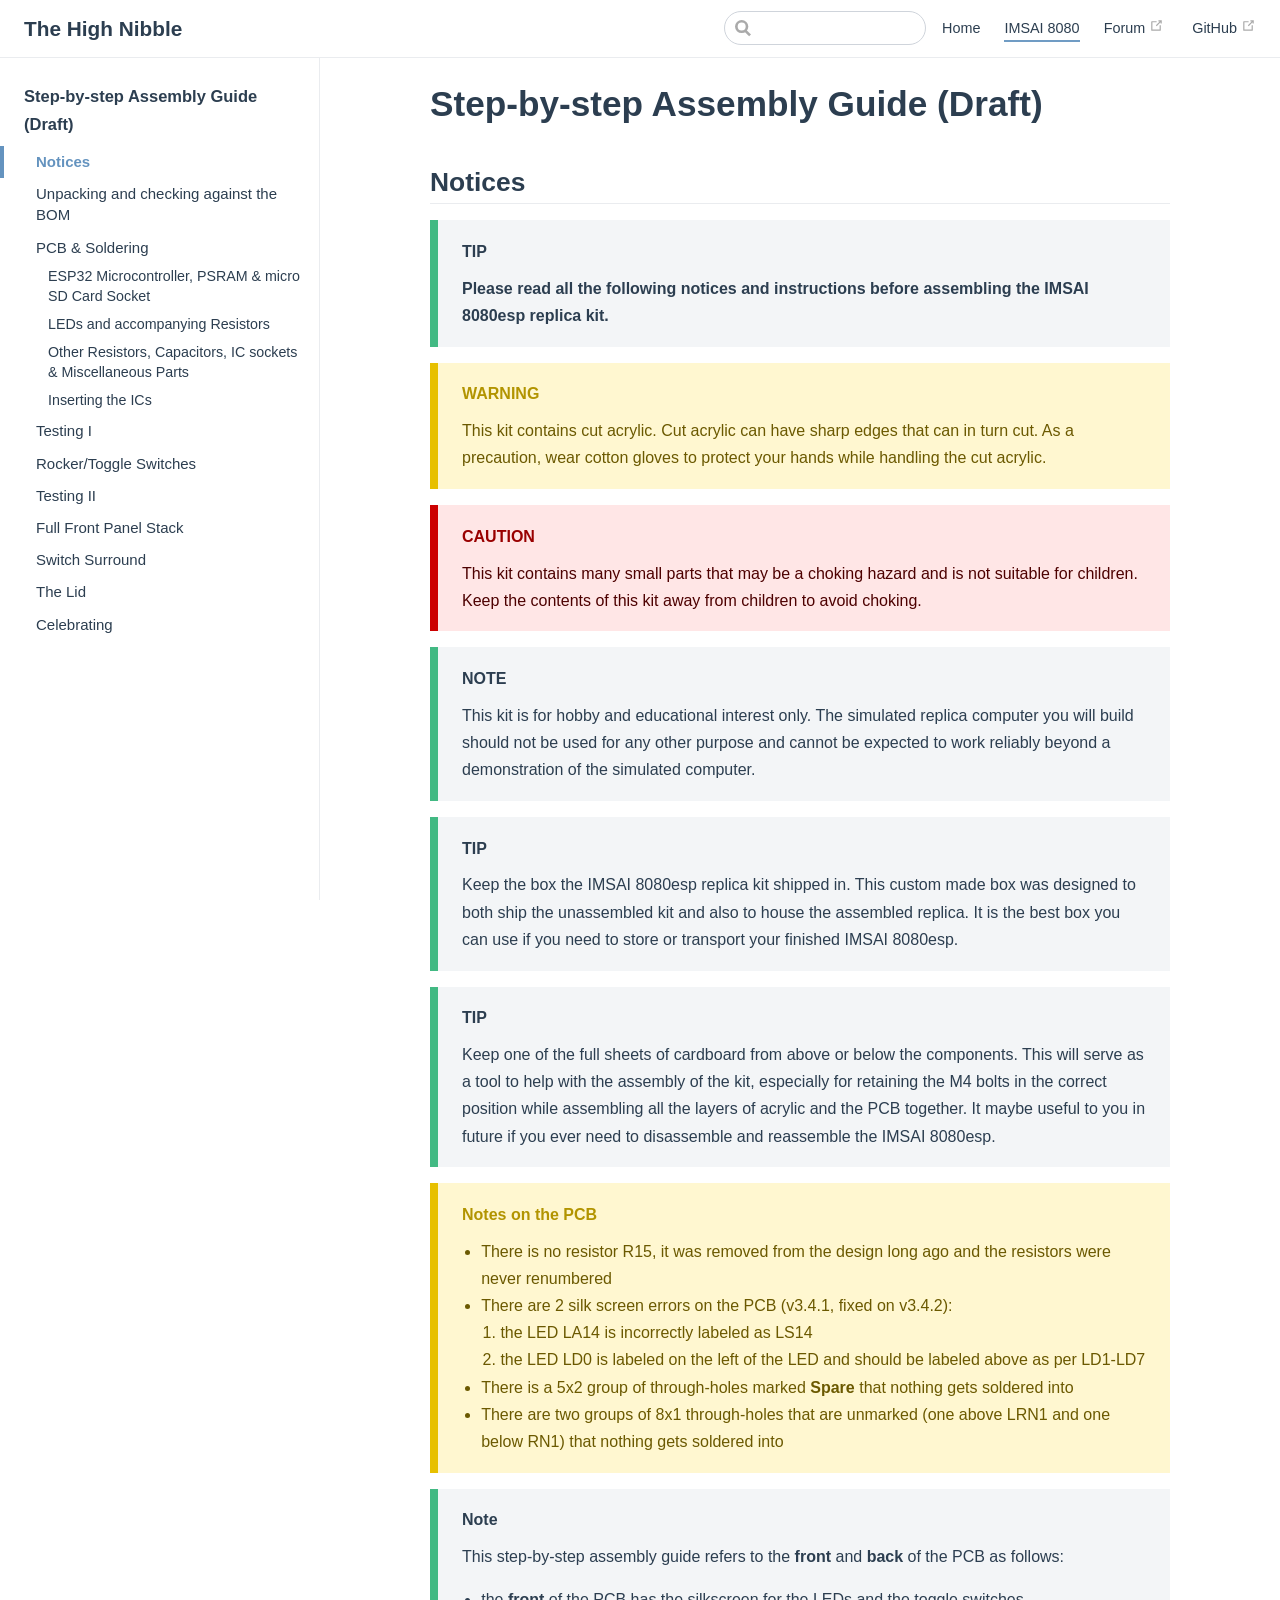
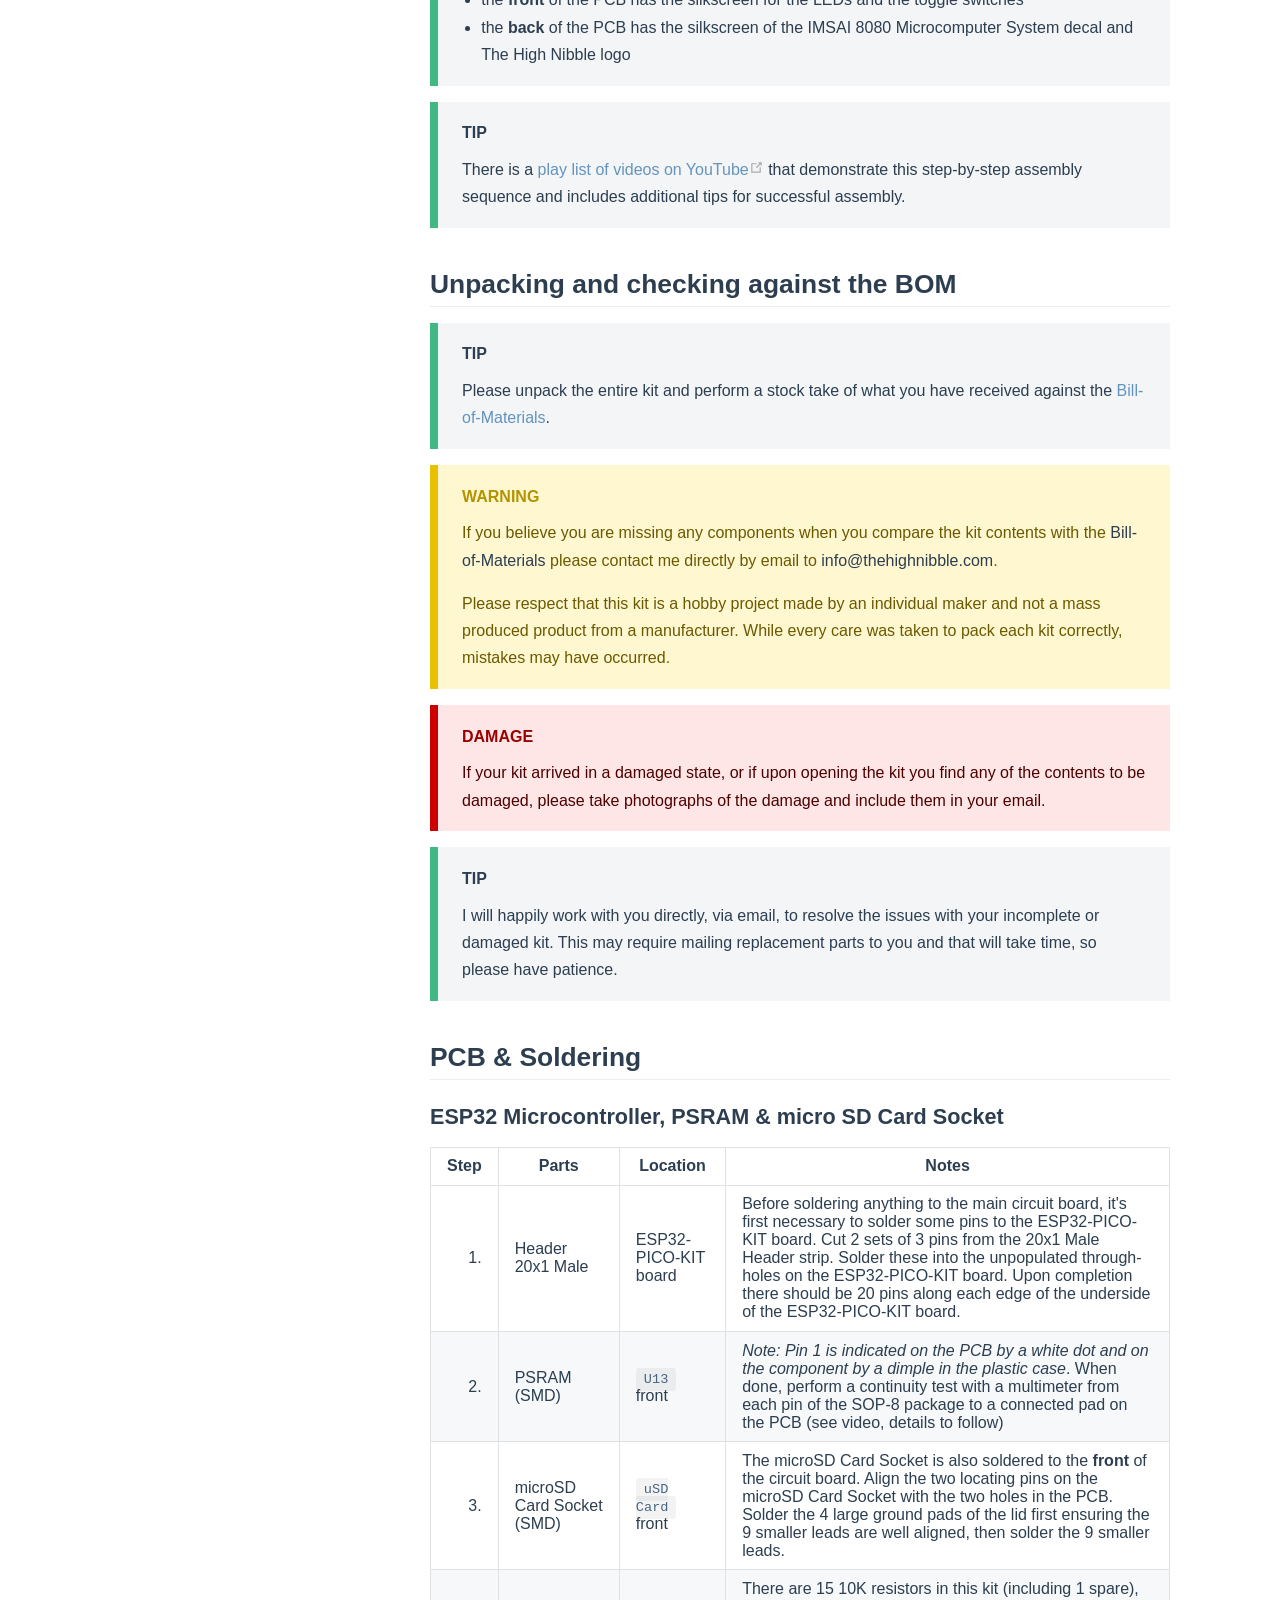
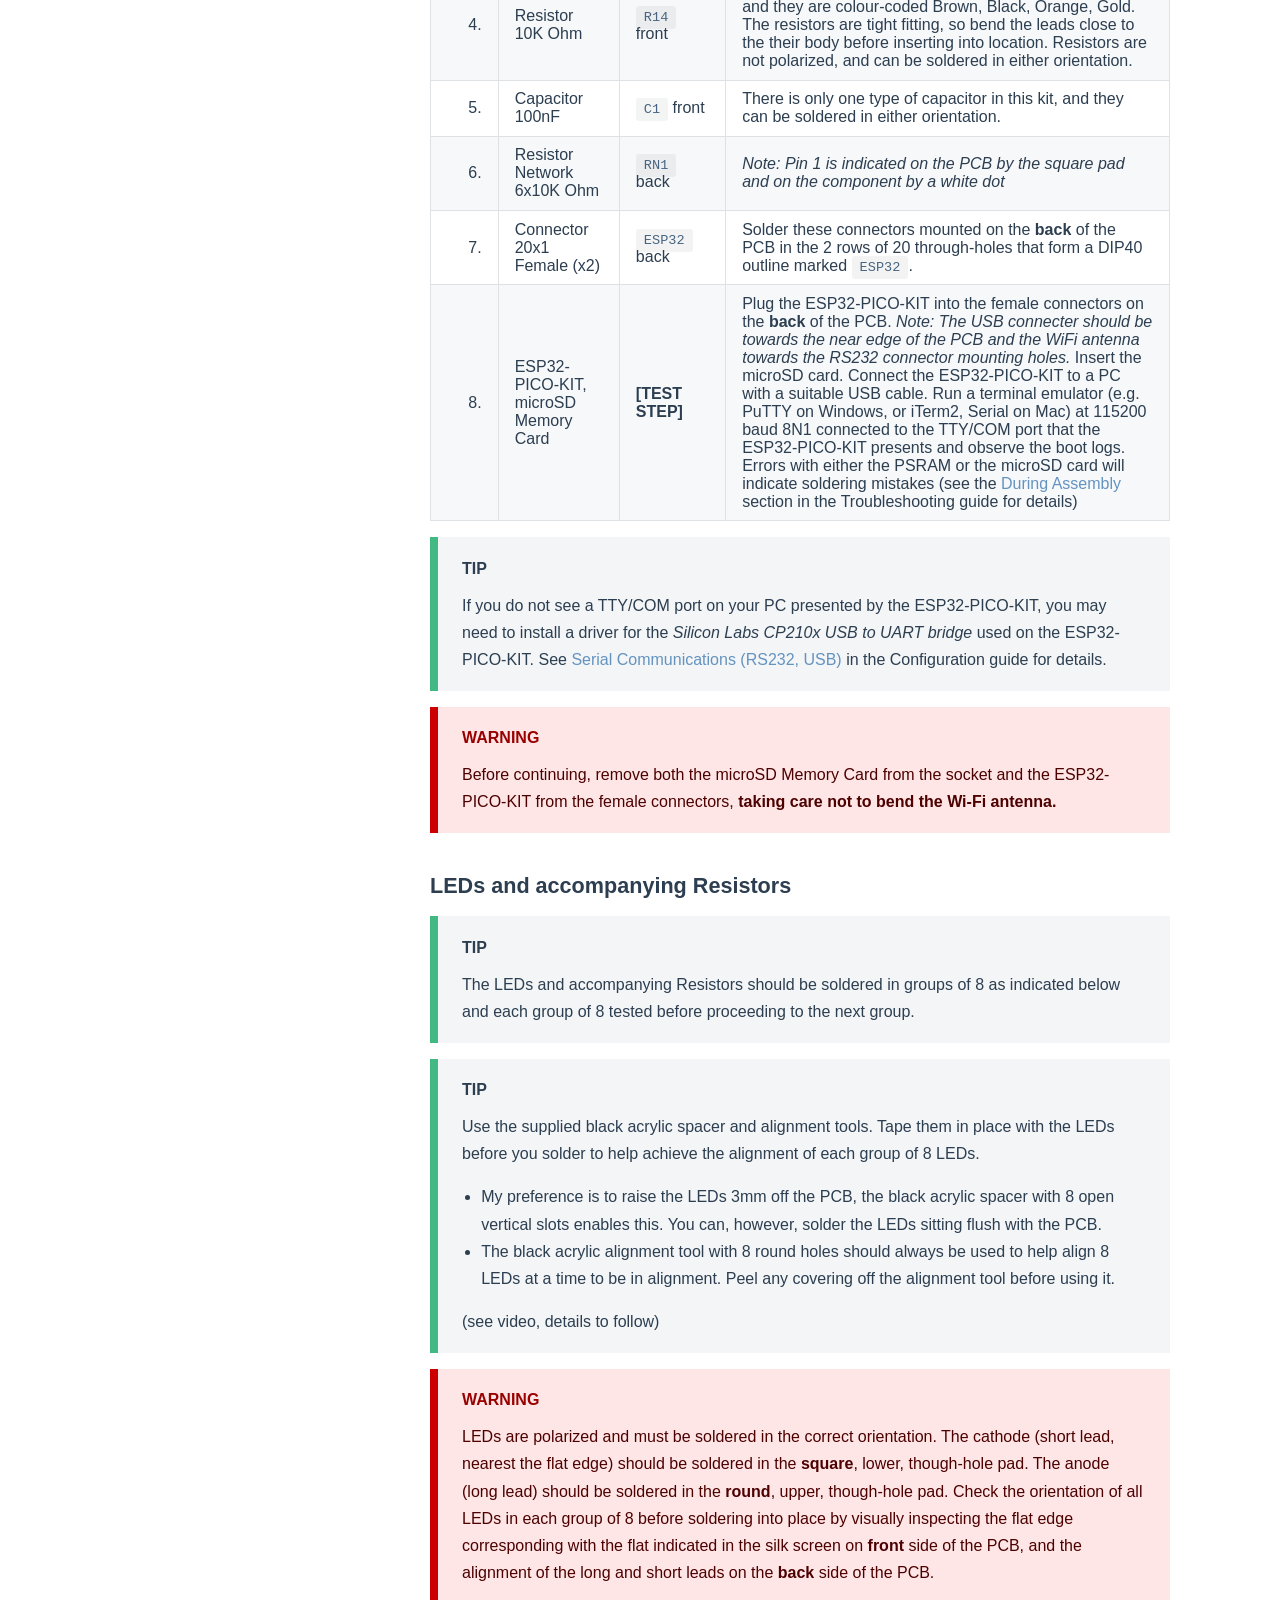
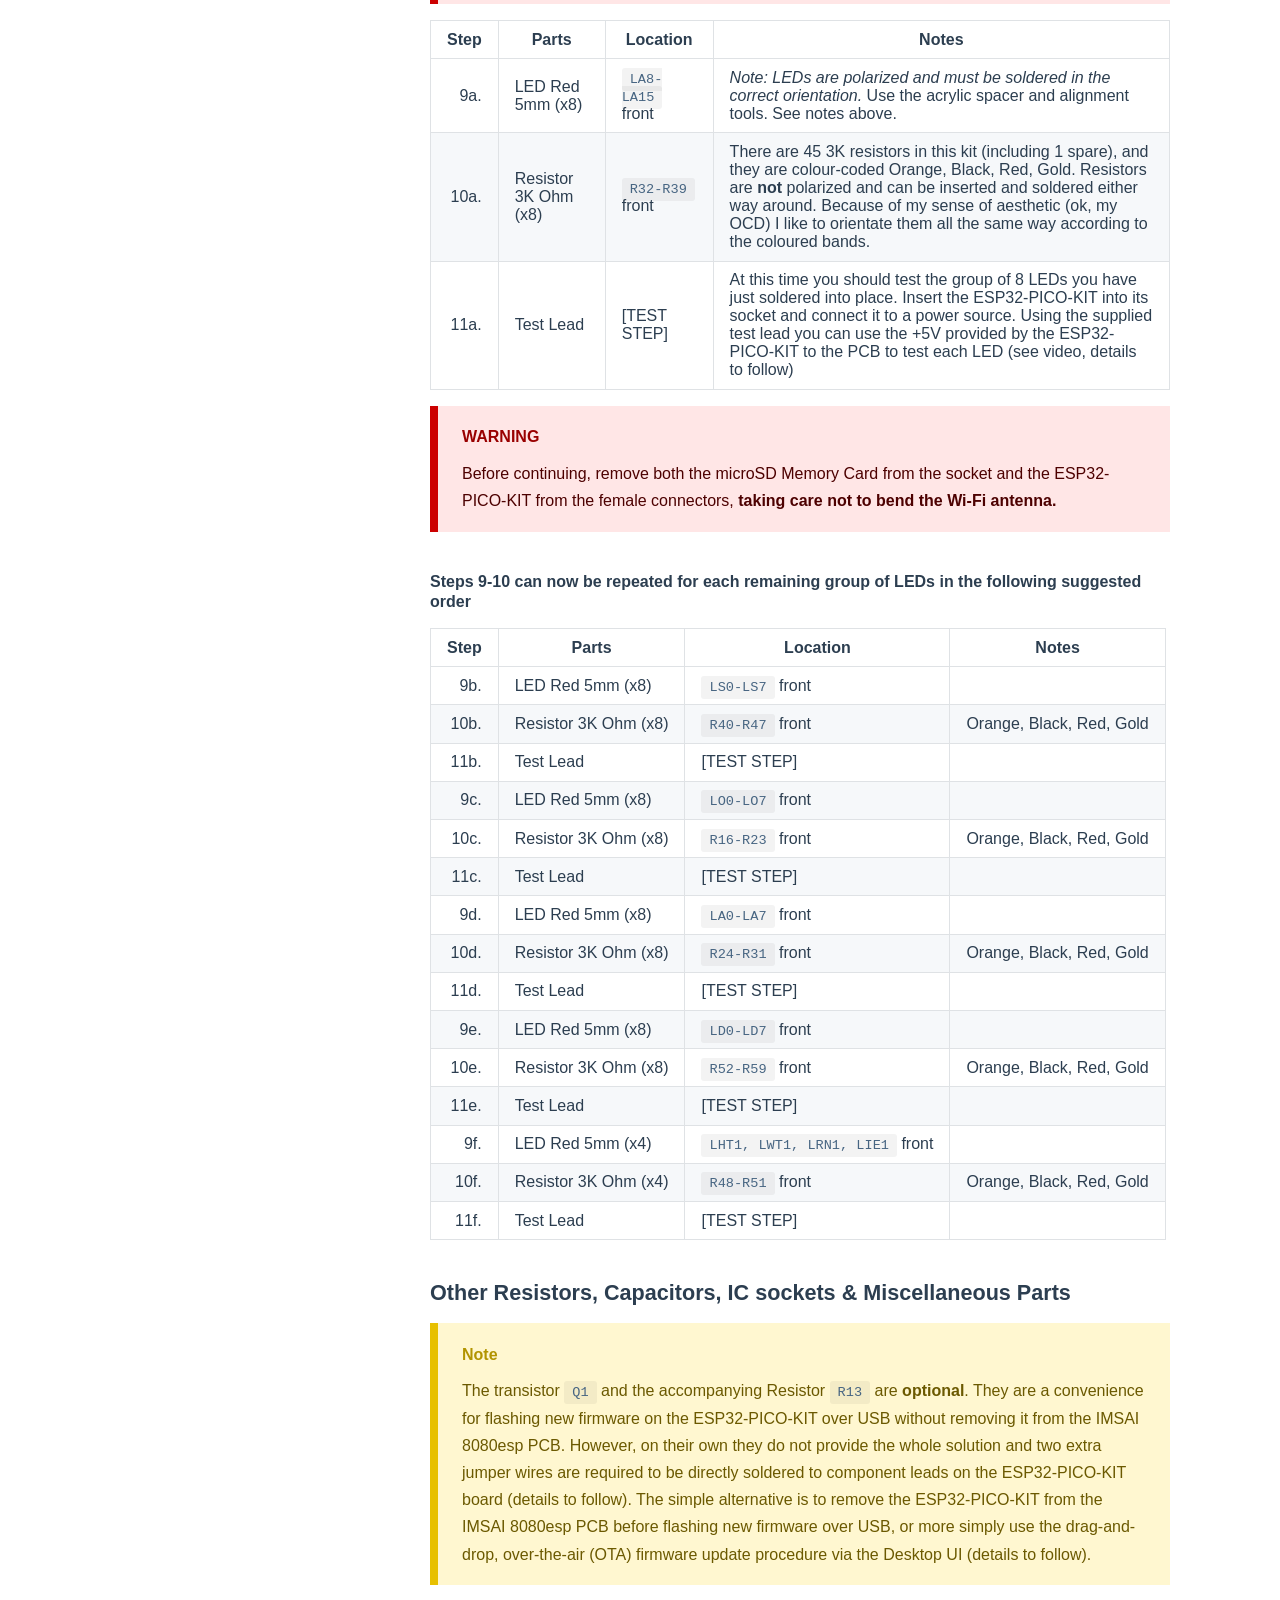
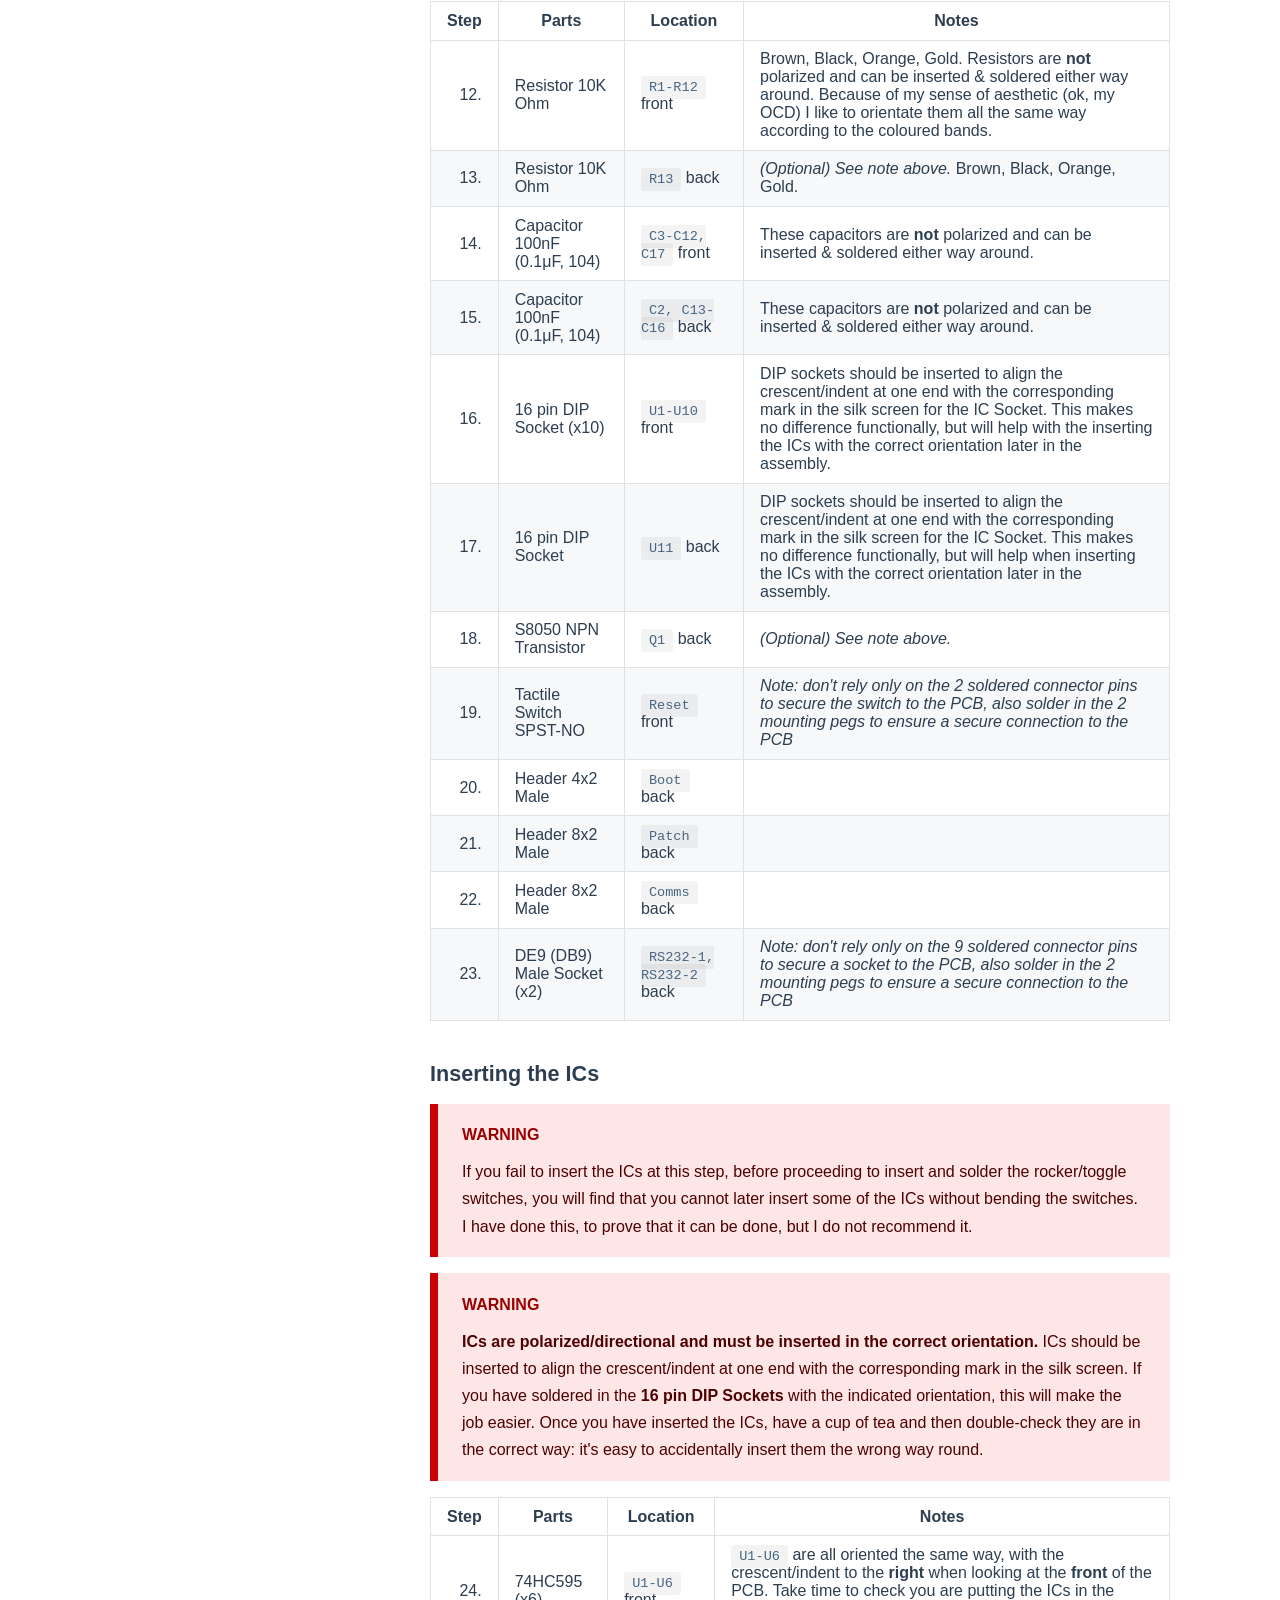
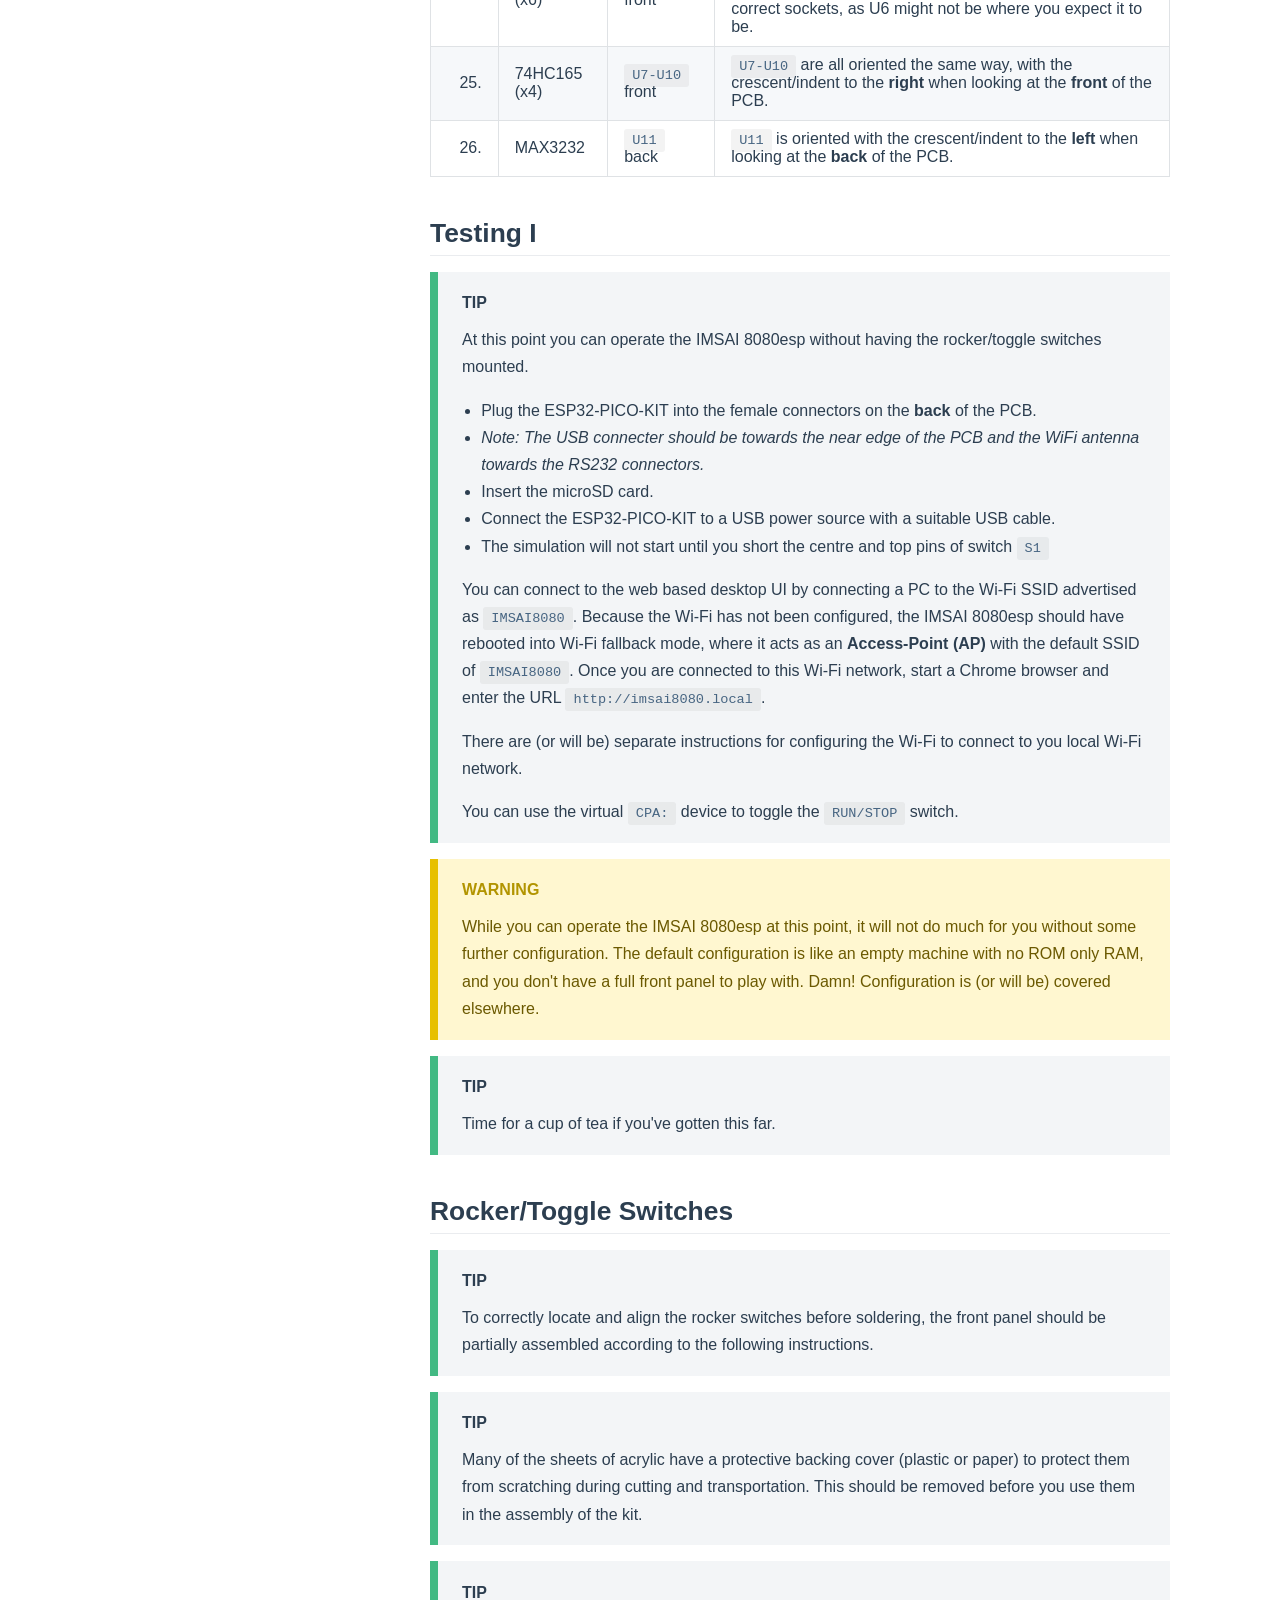
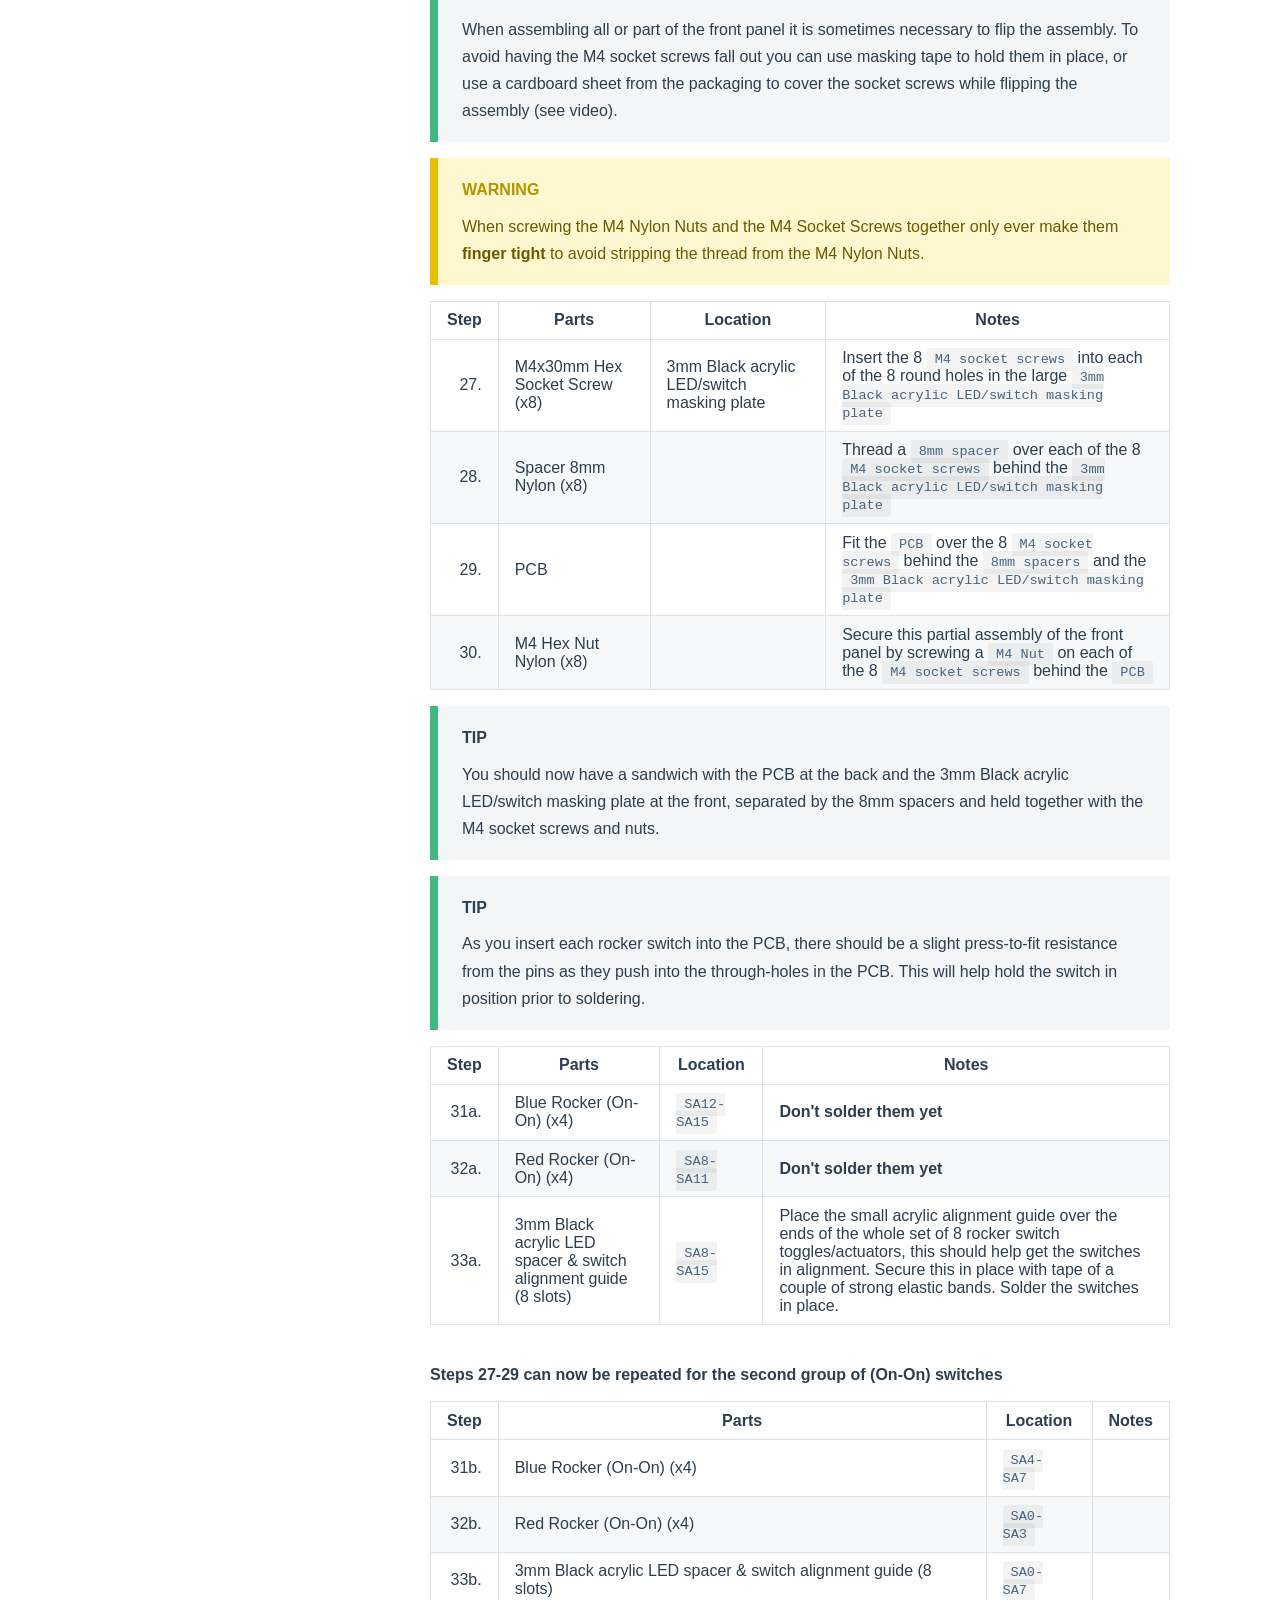
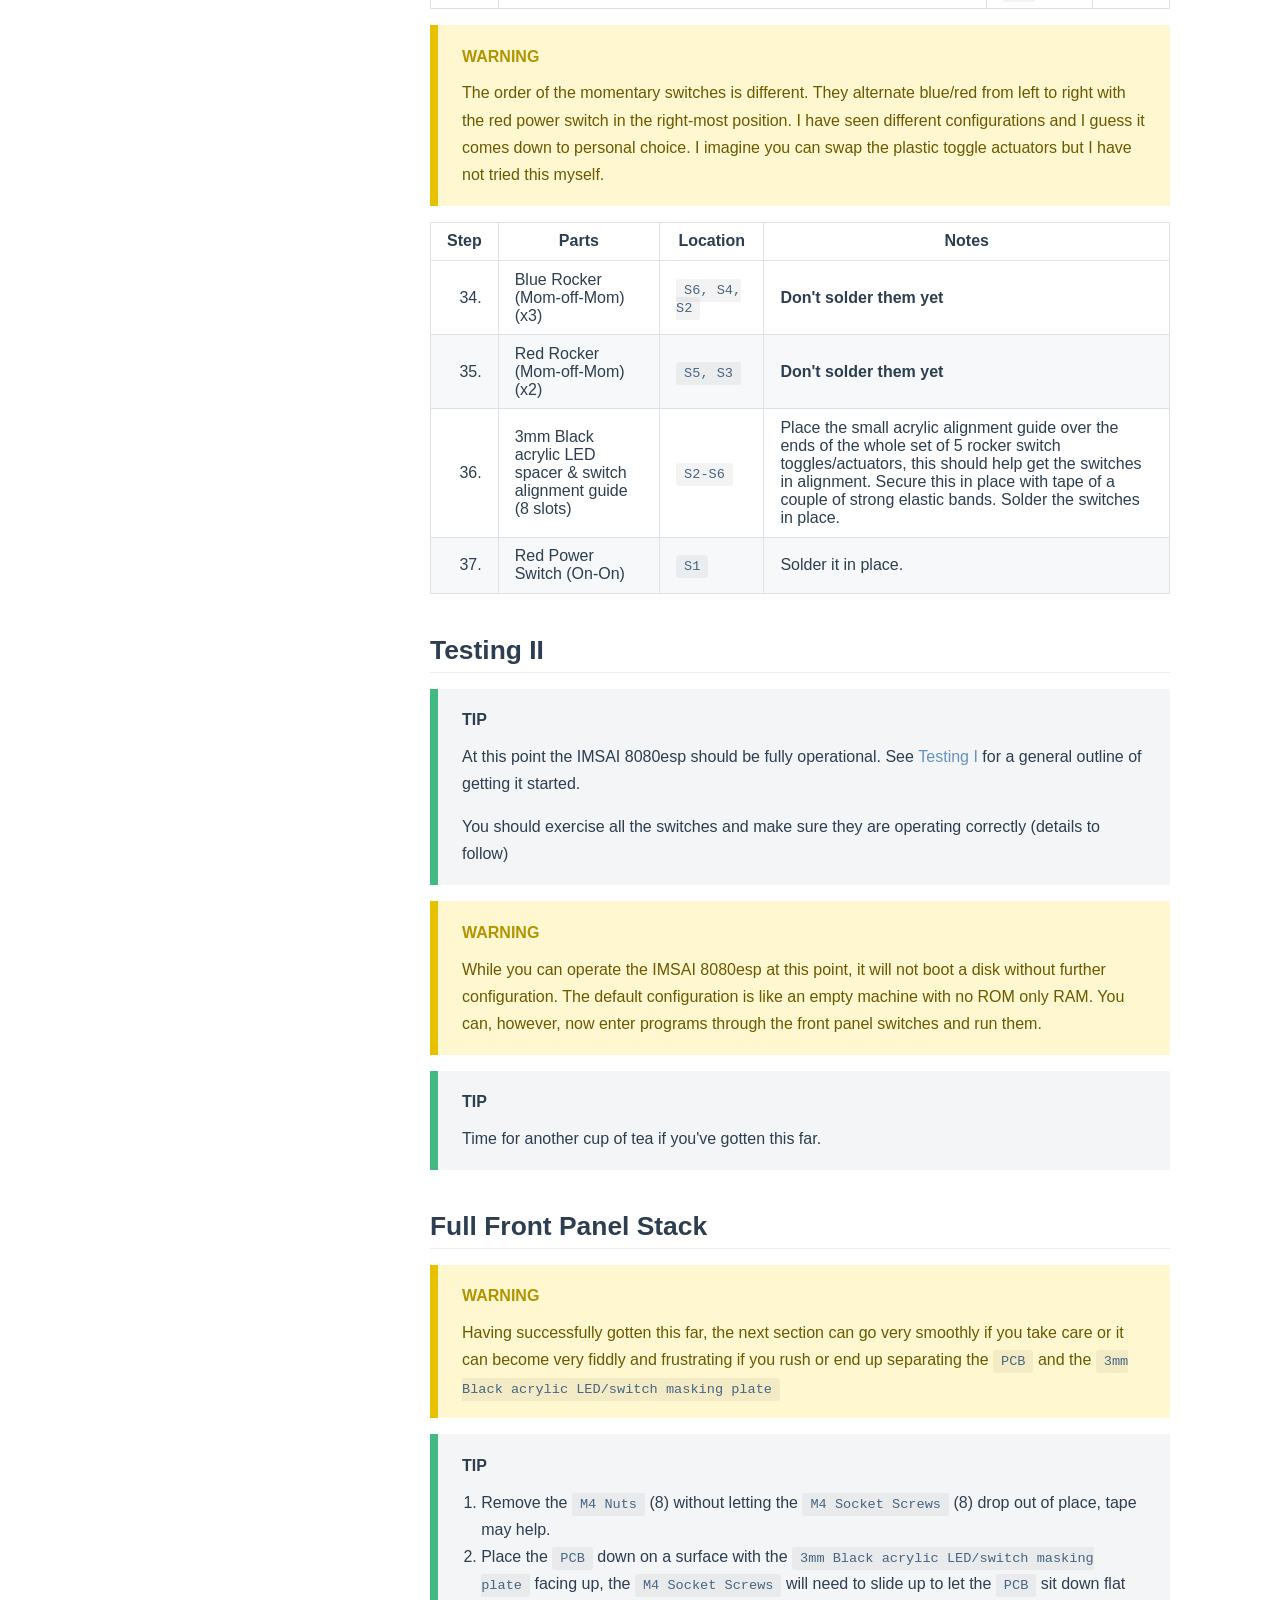
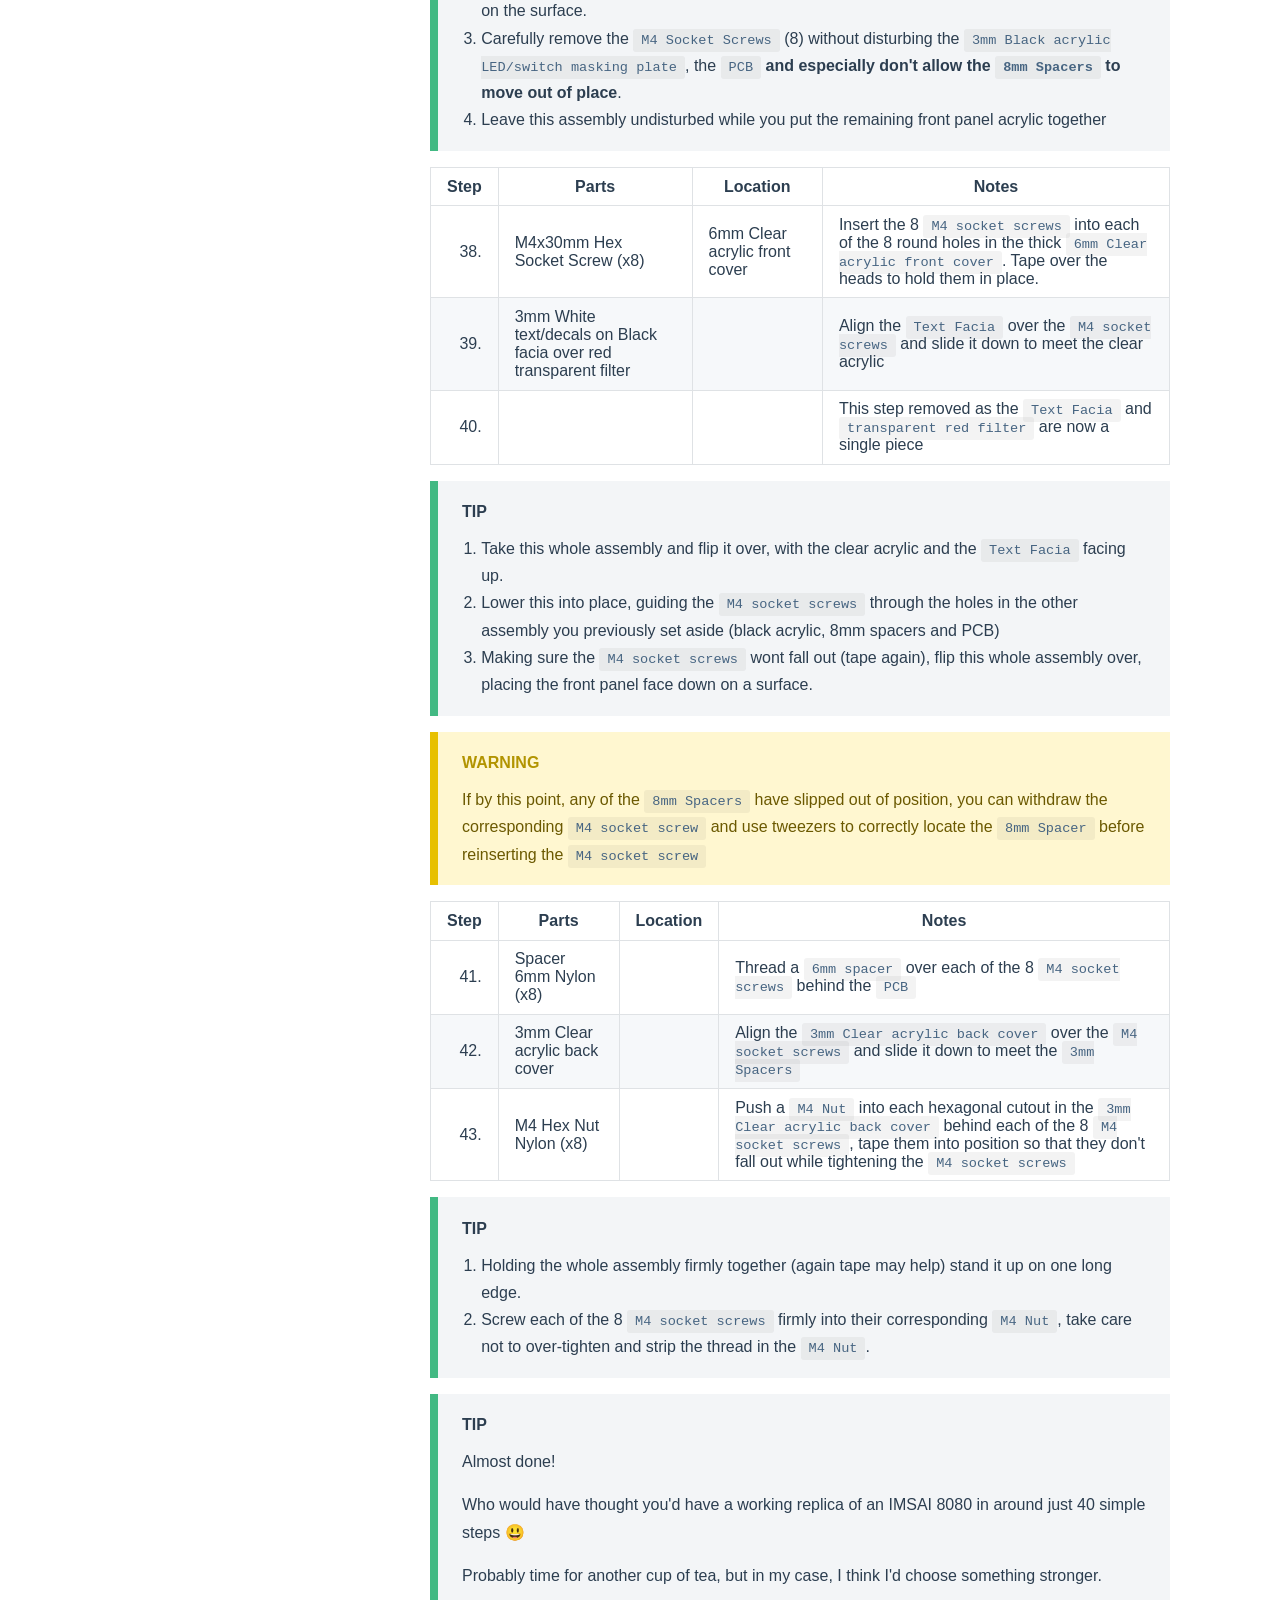
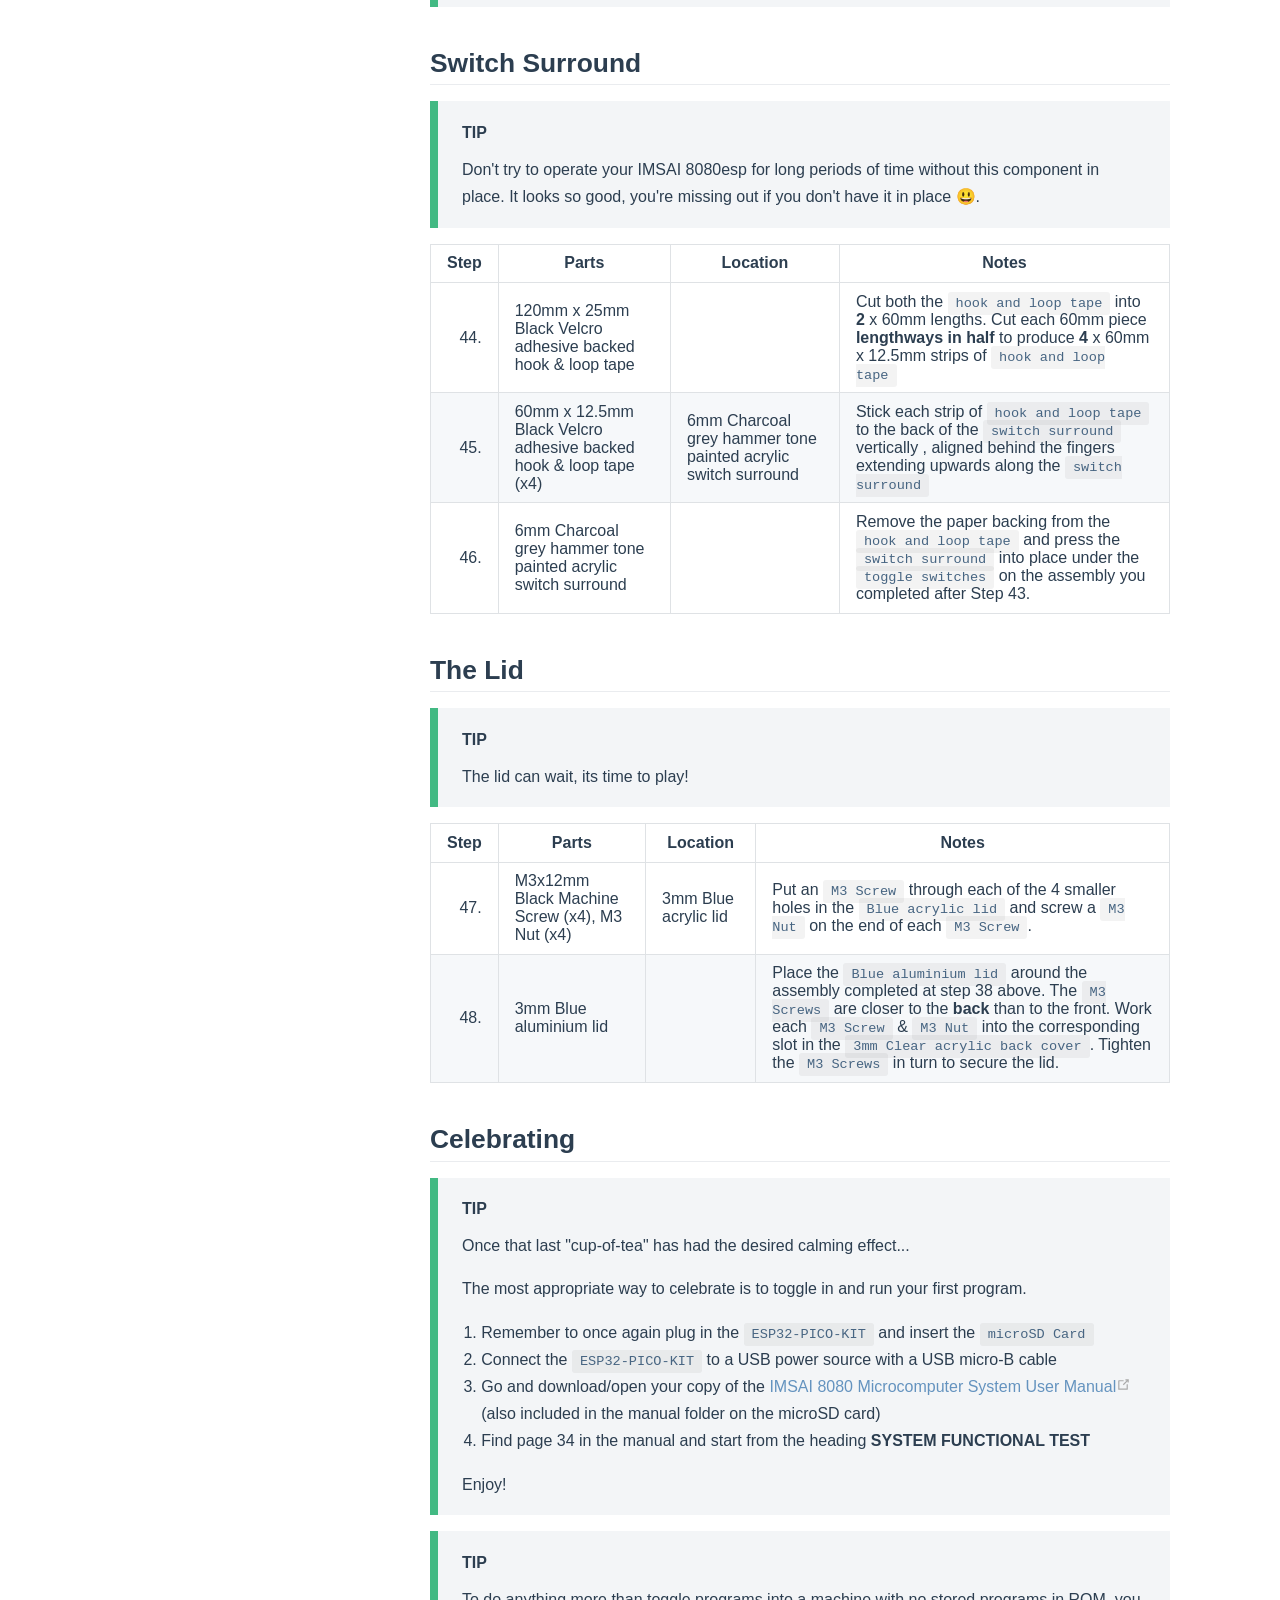
<file: imsai8080/assembly/index.html>
<!DOCTYPE html>
<html lang="en-US">
  <head>
    <meta charset="utf-8">
    <meta name="viewport" content="width=device-width,initial-scale=1">
    <title>Step-by-step Assembly Guide (Draft) | The High Nibble</title>
    <meta name="description" content="">
    
    
    <link rel="preload" href="/assets/css/0.styles.112c1b77.css" as="style"><link rel="preload" href="/assets/js/app.58aadc2e.js" as="script"><link rel="preload" href="/assets/js/9.5ee64872.js" as="script"><link rel="prefetch" href="/assets/js/10.3c4a5558.js"><link rel="prefetch" href="/assets/js/11.78dbc0af.js"><link rel="prefetch" href="/assets/js/2.c849ecf2.js"><link rel="prefetch" href="/assets/js/3.5ab59be6.js"><link rel="prefetch" href="/assets/js/4.7cbe41b0.js"><link rel="prefetch" href="/assets/js/5.03f0e0b8.js"><link rel="prefetch" href="/assets/js/6.50530529.js"><link rel="prefetch" href="/assets/js/7.7904c2b8.js"><link rel="prefetch" href="/assets/js/8.0b51e2ab.js">
    <link rel="stylesheet" href="/assets/css/0.styles.112c1b77.css">
  </head>
  <body>
    <div id="app" data-server-rendered="true"><div class="theme-container"><header class="navbar"><div class="sidebar-button"><svg xmlns="http://www.w3.org/2000/svg" aria-hidden="true" role="img" viewBox="0 0 448 512" class="icon"><path fill="currentColor" d="M436 124H12c-6.627 0-12-5.373-12-12V80c0-6.627 5.373-12 12-12h424c6.627 0 12 5.373 12 12v32c0 6.627-5.373 12-12 12zm0 160H12c-6.627 0-12-5.373-12-12v-32c0-6.627 5.373-12 12-12h424c6.627 0 12 5.373 12 12v32c0 6.627-5.373 12-12 12zm0 160H12c-6.627 0-12-5.373-12-12v-32c0-6.627 5.373-12 12-12h424c6.627 0 12 5.373 12 12v32c0 6.627-5.373 12-12 12z"></path></svg></div> <a href="/" class="home-link router-link-active"><!----> <span class="site-name">The High Nibble</span></a> <div class="links" style="max-width:nullpx;"><div class="search-box"><input aria-label="Search" autocomplete="off" spellcheck="false" value=""> <!----></div> <nav class="nav-links can-hide"><div class="nav-item"><a href="/" class="nav-link">Home</a></div><div class="nav-item"><a href="/imsai8080/" class="nav-link router-link-active">IMSAI 8080</a></div><div class="nav-item"><a href="http://bit.ly/IMSAI8080esp" target="_blank" rel="noopener noreferrer" class="nav-link external">
  Forum
  <svg xmlns="http://www.w3.org/2000/svg" aria-hidden="true" x="0px" y="0px" viewBox="0 0 100 100" width="15" height="15" class="icon outbound"><path fill="currentColor" d="M18.8,85.1h56l0,0c2.2,0,4-1.8,4-4v-32h-8v28h-48v-48h28v-8h-32l0,0c-2.2,0-4,1.8-4,4v56C14.8,83.3,16.6,85.1,18.8,85.1z"></path> <polygon fill="currentColor" points="45.7,48.7 51.3,54.3 77.2,28.5 77.2,37.2 85.2,37.2 85.2,14.9 62.8,14.9 62.8,22.9 71.5,22.9"></polygon></svg></a></div> <a href="https://github.com/thehighnibble/firmware" target="_blank" rel="noopener noreferrer" class="repo-link">
    GitHub
    <svg xmlns="http://www.w3.org/2000/svg" aria-hidden="true" x="0px" y="0px" viewBox="0 0 100 100" width="15" height="15" class="icon outbound"><path fill="currentColor" d="M18.8,85.1h56l0,0c2.2,0,4-1.8,4-4v-32h-8v28h-48v-48h28v-8h-32l0,0c-2.2,0-4,1.8-4,4v56C14.8,83.3,16.6,85.1,18.8,85.1z"></path> <polygon fill="currentColor" points="45.7,48.7 51.3,54.3 77.2,28.5 77.2,37.2 85.2,37.2 85.2,14.9 62.8,14.9 62.8,22.9 71.5,22.9"></polygon></svg></a></nav></div></header> <div class="sidebar-mask"></div> <div class="sidebar"><nav class="nav-links"><div class="nav-item"><a href="/" class="nav-link">Home</a></div><div class="nav-item"><a href="/imsai8080/" class="nav-link router-link-active">IMSAI 8080</a></div><div class="nav-item"><a href="http://bit.ly/IMSAI8080esp" target="_blank" rel="noopener noreferrer" class="nav-link external">
  Forum
  <svg xmlns="http://www.w3.org/2000/svg" aria-hidden="true" x="0px" y="0px" viewBox="0 0 100 100" width="15" height="15" class="icon outbound"><path fill="currentColor" d="M18.8,85.1h56l0,0c2.2,0,4-1.8,4-4v-32h-8v28h-48v-48h28v-8h-32l0,0c-2.2,0-4,1.8-4,4v56C14.8,83.3,16.6,85.1,18.8,85.1z"></path> <polygon fill="currentColor" points="45.7,48.7 51.3,54.3 77.2,28.5 77.2,37.2 85.2,37.2 85.2,14.9 62.8,14.9 62.8,22.9 71.5,22.9"></polygon></svg></a></div> <a href="https://github.com/thehighnibble/firmware" target="_blank" rel="noopener noreferrer" class="repo-link">
    GitHub
    <svg xmlns="http://www.w3.org/2000/svg" aria-hidden="true" x="0px" y="0px" viewBox="0 0 100 100" width="15" height="15" class="icon outbound"><path fill="currentColor" d="M18.8,85.1h56l0,0c2.2,0,4-1.8,4-4v-32h-8v28h-48v-48h28v-8h-32l0,0c-2.2,0-4,1.8-4,4v56C14.8,83.3,16.6,85.1,18.8,85.1z"></path> <polygon fill="currentColor" points="45.7,48.7 51.3,54.3 77.2,28.5 77.2,37.2 85.2,37.2 85.2,14.9 62.8,14.9 62.8,22.9 71.5,22.9"></polygon></svg></a></nav>  <ul class="sidebar-links"><li><div class="sidebar-group first"><p class="sidebar-heading open"><span>Step-by-step Assembly Guide (Draft)</span> <!----></p> <ul class="sidebar-group-items"><li><a href="/imsai8080/assembly/#notices" class="sidebar-link">Notices</a><ul class="sidebar-sub-headers"></ul></li><li><a href="/imsai8080/assembly/#unpacking-and-checking-against-the-bom" class="sidebar-link">Unpacking and checking against the BOM</a><ul class="sidebar-sub-headers"></ul></li><li><a href="/imsai8080/assembly/#pcb-soldering" class="sidebar-link">PCB &amp; Soldering</a><ul class="sidebar-sub-headers"><li class="sidebar-sub-header"><a href="/imsai8080/assembly/#esp32-microcontroller-psram-micro-sd-card-socket" class="sidebar-link">ESP32 Microcontroller, PSRAM &amp; micro SD Card Socket</a></li><li class="sidebar-sub-header"><a href="/imsai8080/assembly/#leds-and-accompanying-resistors" class="sidebar-link">LEDs and accompanying Resistors</a></li><li class="sidebar-sub-header"><a href="/imsai8080/assembly/#other-resistors-capacitors-ic-sockets-miscellaneous-parts" class="sidebar-link">Other Resistors, Capacitors, IC sockets &amp; Miscellaneous Parts</a></li><li class="sidebar-sub-header"><a href="/imsai8080/assembly/#inserting-the-ics" class="sidebar-link">Inserting the ICs</a></li></ul></li><li><a href="/imsai8080/assembly/#testing-i" class="sidebar-link">Testing I</a><ul class="sidebar-sub-headers"></ul></li><li><a href="/imsai8080/assembly/#rocker-toggle-switches" class="sidebar-link">Rocker/Toggle Switches</a><ul class="sidebar-sub-headers"></ul></li><li><a href="/imsai8080/assembly/#testing-ii" class="sidebar-link">Testing II</a><ul class="sidebar-sub-headers"></ul></li><li><a href="/imsai8080/assembly/#full-front-panel-stack" class="sidebar-link">Full Front Panel Stack</a><ul class="sidebar-sub-headers"></ul></li><li><a href="/imsai8080/assembly/#switch-surround" class="sidebar-link">Switch Surround</a><ul class="sidebar-sub-headers"></ul></li><li><a href="/imsai8080/assembly/#the-lid" class="sidebar-link">The Lid</a><ul class="sidebar-sub-headers"></ul></li><li><a href="/imsai8080/assembly/#celebrating" class="sidebar-link">Celebrating</a><ul class="sidebar-sub-headers"></ul></li></ul></div></li></ul> </div> <div class="page"> <div class="content"><h1 id="step-by-step-assembly-guide-draft"><a href="#step-by-step-assembly-guide-draft" aria-hidden="true" class="header-anchor">#</a> Step-by-step Assembly Guide (Draft)</h1> <h2 id="notices"><a href="#notices" aria-hidden="true" class="header-anchor">#</a> Notices</h2> <div class="tip custom-block"><p class="custom-block-title">TIP</p> <p><strong>Please read all the following notices and instructions before assembling the IMSAI 8080esp replica kit.</strong></p></div> <div class="warning custom-block"><p class="custom-block-title">WARNING</p> <p>This kit contains cut acrylic.
Cut acrylic can have sharp edges that can in turn cut. As a precaution, wear cotton gloves to protect your hands while handling the cut acrylic.</p></div> <div class="danger custom-block"><p class="custom-block-title">CAUTION</p> <p>This kit contains many small parts that may be a choking hazard and is not suitable for children. Keep the contents of this kit away from children to avoid choking.</p></div> <div class="tip custom-block"><p class="custom-block-title">NOTE</p> <p>This kit is for hobby and educational interest only. The simulated replica computer you will build should not be used for any other purpose and cannot be expected to work reliably beyond a demonstration of the simulated computer.</p></div> <div class="tip custom-block"><p class="custom-block-title">TIP</p> <p>Keep the box the IMSAI 8080esp replica kit shipped in. This custom made box was designed to both ship the unassembled kit and also to house the assembled replica. It is the best box you can use if you need to store or transport your finished IMSAI 8080esp.</p></div> <div class="tip custom-block"><p class="custom-block-title">TIP</p> <p>Keep one of the full sheets of cardboard from above or below the components. This will serve as a tool to help with the assembly of the kit, especially for retaining the M4 bolts in the correct position while assembling all the layers of acrylic and the PCB together. It maybe useful to you in future if you ever need to disassemble and reassemble the IMSAI 8080esp.</p></div> <div class="warning custom-block"><p class="custom-block-title">Notes on the PCB</p> <ul><li>There is no resistor R15, it was removed from the design long ago and the resistors were never renumbered</li> <li>There are 2 silk screen errors on the PCB (v3.4.1, fixed on v3.4.2):
<ol><li>the LED LA14 is incorrectly labeled as LS14</li> <li>the LED LD0 is labeled on the left of the LED and should be labeled above as per LD1-LD7</li></ol></li> <li>There is a 5x2 group of through-holes marked <strong>Spare</strong> that nothing gets soldered into</li> <li>There are two groups of 8x1 through-holes that are unmarked (one above LRN1 and one below RN1) that nothing gets soldered into</li></ul></div> <div class="tip custom-block"><p class="custom-block-title">Note</p> <p>This step-by-step assembly guide refers to the <strong>front</strong> and <strong>back</strong> of the PCB as follows:</p> <ul><li>the <strong>front</strong> of the PCB has the silkscreen for the LEDs and the toggle switches</li> <li>the <strong>back</strong> of the PCB has the silkscreen of the IMSAI 8080 Microcomputer System decal and The High Nibble logo</li></ul></div> <div class="tip custom-block"><p class="custom-block-title">TIP</p> <p>There is a <a href="https://www.youtube.com/playlist?list=PLADkYVZqAxdOlpkLc3HC-EbbttXevZ3-B" target="_blank" rel="noopener noreferrer">play list of videos on YouTube<svg xmlns="http://www.w3.org/2000/svg" aria-hidden="true" x="0px" y="0px" viewBox="0 0 100 100" width="15" height="15" class="icon outbound"><path fill="currentColor" d="M18.8,85.1h56l0,0c2.2,0,4-1.8,4-4v-32h-8v28h-48v-48h28v-8h-32l0,0c-2.2,0-4,1.8-4,4v56C14.8,83.3,16.6,85.1,18.8,85.1z"></path> <polygon fill="currentColor" points="45.7,48.7 51.3,54.3 77.2,28.5 77.2,37.2 85.2,37.2 85.2,14.9 62.8,14.9 62.8,22.9 71.5,22.9"></polygon></svg></a> that demonstrate this step-by-step assembly sequence and includes additional tips for successful assembly.</p></div> <h2 id="unpacking-and-checking-against-the-bom"><a href="#unpacking-and-checking-against-the-bom" aria-hidden="true" class="header-anchor">#</a> Unpacking and checking against the BOM</h2> <div class="tip custom-block"><p class="custom-block-title">TIP</p> <p>Please unpack the entire kit and perform a stock take of what you have received against the <a href="/imsai8080/bom/">Bill-of-Materials</a>.</p></div> <div class="warning custom-block"><p class="custom-block-title">WARNING</p> <p>If you believe you are missing any components when you compare the kit contents with the <a href="/imsai8080/bom/">Bill-of-Materials</a> please contact me directly by email to <a href="mailto:info@thehighnibble.com">info@thehighnibble.com</a>.</p> <p>Please respect that this kit is a hobby project made by an individual maker and not a mass produced product from a manufacturer. While every care was taken to pack each kit correctly, mistakes may have occurred.</p></div> <div class="danger custom-block"><p class="custom-block-title">DAMAGE</p> <p>If your kit arrived in a damaged state, or if upon opening the kit you find any of the contents to be damaged, please take photographs of the damage and include them in your email.</p></div> <div class="tip custom-block"><p class="custom-block-title">TIP</p> <p>I will happily work with you directly, via email, to resolve the issues with your incomplete or damaged kit.
This may require mailing replacement parts to you and that will take time, so please have patience.</p></div> <h2 id="pcb-soldering"><a href="#pcb-soldering" aria-hidden="true" class="header-anchor">#</a> PCB &amp; Soldering</h2> <h3 id="esp32-microcontroller-psram-micro-sd-card-socket"><a href="#esp32-microcontroller-psram-micro-sd-card-socket" aria-hidden="true" class="header-anchor">#</a> ESP32 Microcontroller, PSRAM &amp; micro SD Card Socket</h3> <table><thead><tr><th style="text-align:right">Step</th> <th>Parts</th> <th>Location</th> <th>Notes</th></tr></thead> <tbody><tr><td style="text-align:right">1.</td> <td>Header 20x1 Male</td> <td>ESP32-PICO-KIT board</td> <td>Before soldering anything to the main circuit board, it's first necessary to solder some pins to the ESP32-PICO-KIT board. Cut 2 sets of 3 pins from the 20x1 Male Header strip. Solder these into the unpopulated through-holes on the ESP32-PICO-KIT board. Upon completion there should be 20 pins along each edge of the underside of the ESP32-PICO-KIT board.</td></tr> <tr><td style="text-align:right">2.</td> <td>PSRAM (SMD)</td> <td><code>U13</code> front</td> <td><em>Note: Pin 1 is indicated on the PCB by a white dot and on the component by a dimple in the plastic case</em>. When done, perform a continuity test with a multimeter from each pin of the SOP-8 package to a connected pad on the PCB (see video, details to follow)</td></tr> <tr><td style="text-align:right">3.</td> <td>microSD Card Socket (SMD)</td> <td><code>uSD Card</code> front</td> <td>The microSD Card Socket is also soldered to the <strong>front</strong> of the circuit board. Align the two locating pins on the microSD Card Socket with the two holes in the PCB. Solder the 4 large ground pads of the lid first ensuring the 9 smaller leads are well aligned, then solder the 9 smaller leads.</td></tr> <tr><td style="text-align:right">4.</td> <td>Resistor 10K Ohm</td> <td><code>R14</code> front</td> <td>There are 15 10K resistors in this kit (including 1 spare), and they are colour-coded Brown, Black, Orange, Gold. The resistors are tight fitting, so bend the leads close to the their body before inserting into location. Resistors are not polarized, and can be soldered in either orientation.</td></tr> <tr><td style="text-align:right">5.</td> <td>Capacitor 100nF</td> <td><code>C1</code> front</td> <td>There is only one type of capacitor in this kit, and they can be soldered in either orientation.</td></tr> <tr><td style="text-align:right">6.</td> <td>Resistor Network 6x10K Ohm</td> <td><code>RN1</code> back</td> <td><em>Note: Pin 1 is indicated on the PCB by the square pad and on the component by a white dot</em></td></tr> <tr><td style="text-align:right">7.</td> <td>Connector 20x1 Female (x2)</td> <td><code>ESP32</code> back</td> <td>Solder these connectors mounted on the <strong>back</strong> of the PCB in the 2 rows of 20 through-holes that form a DIP40 outline marked <code>ESP32</code>.</td></tr> <tr><td style="text-align:right">8.</td> <td>ESP32-PICO-KIT, microSD Memory Card</td> <td><strong>[TEST STEP]</strong></td> <td>Plug the ESP32-PICO-KIT into the female connectors on the <strong>back</strong> of the PCB. <em>Note: The USB connecter should be towards the near edge of the PCB and the WiFi antenna towards the RS232 connector mounting holes.</em> Insert the microSD card. Connect the ESP32-PICO-KIT to a PC with a suitable USB cable. Run a terminal emulator (e.g. PuTTY on Windows, or iTerm2, Serial on Mac) at 115200 baud 8N1 connected to the TTY/COM port that the ESP32-PICO-KIT presents and observe the boot logs. Errors with either the PSRAM or the microSD card will indicate soldering mistakes (see the <a href="/imsai8080/troubleshooting/#during-assembly">During Assembly</a> section in the Troubleshooting guide for details)</td></tr></tbody></table> <div class="tip custom-block"><p class="custom-block-title">TIP</p> <p>If you do not see a TTY/COM port on your PC presented by the ESP32-PICO-KIT, you may need to install a driver for the <em>Silicon Labs CP210x USB to UART bridge</em> used on the ESP32-PICO-KIT. See <a href="/imsai8080/configure/#serial-communications-rs232-usb">Serial Communications (RS232, USB)</a> in the Configuration guide for details.</p></div> <div class="danger custom-block"><p class="custom-block-title">WARNING</p> <p>Before continuing, remove both the microSD Memory Card from the socket and the ESP32-PICO-KIT from the female connectors, <strong>taking care not to bend the Wi-Fi antenna.</strong></p></div> <h3 id="leds-and-accompanying-resistors"><a href="#leds-and-accompanying-resistors" aria-hidden="true" class="header-anchor">#</a> LEDs and accompanying Resistors</h3> <div class="tip custom-block"><p class="custom-block-title">TIP</p> <p>The LEDs and accompanying Resistors should be soldered in groups of 8 as indicated below and each group of 8 tested before proceeding to the next group.</p></div> <div class="tip custom-block"><p class="custom-block-title">TIP</p> <p>Use the supplied black acrylic spacer and alignment tools. Tape them in place with the LEDs before you solder to help achieve the  alignment of each group of 8 LEDs.</p> <ul><li>My preference is to raise the LEDs 3mm off the PCB, the black acrylic spacer with 8 open vertical slots enables this. You can, however, solder the LEDs sitting flush with the PCB.</li> <li>The black acrylic alignment tool with 8 round holes should always be used to help align 8 LEDs at a time to be in alignment. Peel any covering off the alignment tool before using it.</li></ul> <p>(see video, details to follow)</p></div> <div class="danger custom-block"><p class="custom-block-title">WARNING</p> <p>LEDs are polarized and must be soldered in the correct orientation. The cathode (short lead, nearest the flat edge) should be soldered in the <strong>square</strong>, lower, though-hole pad. The anode (long lead) should be soldered in the <strong>round</strong>, upper, though-hole pad. Check the orientation of all LEDs in each group of 8 before soldering into place by visually inspecting the flat edge corresponding with the flat indicated in the silk screen on <strong>front</strong> side of the PCB, and the alignment of the long and short leads on the <strong>back</strong> side of the PCB.</p></div> <table><thead><tr><th style="text-align:right">Step</th> <th>Parts</th> <th>Location</th> <th>Notes</th></tr></thead> <tbody><tr><td style="text-align:right">9a.</td> <td>LED Red 5mm (x8)</td> <td><code>LA8-LA15</code> front</td> <td><em>Note: LEDs are polarized and must be soldered in the correct orientation.</em> Use the acrylic spacer and alignment tools. See notes above.</td></tr> <tr><td style="text-align:right">10a.</td> <td>Resistor 3K Ohm (x8)</td> <td><code>R32-R39</code> front</td> <td>There are 45 3K resistors in this kit (including 1 spare), and they are colour-coded Orange, Black, Red, Gold. Resistors are <strong>not</strong> polarized and can be inserted and soldered either way around. Because of my sense of aesthetic (ok, my OCD) I like to orientate them all the same way according to the coloured bands.</td></tr> <tr><td style="text-align:right">11a.</td> <td>Test Lead</td> <td>[TEST STEP]</td> <td>At this time you should test the group of 8 LEDs you have just soldered into place. Insert the ESP32-PICO-KIT into its socket and connect it to a power source. Using the supplied test lead you can use the +5V provided by the ESP32-PICO-KIT to the PCB to test each LED (see video, details to follow)</td></tr></tbody></table> <div class="danger custom-block"><p class="custom-block-title">WARNING</p> <p>Before continuing, remove both the microSD Memory Card from the socket and the ESP32-PICO-KIT from the female connectors, <strong>taking care not to bend the Wi-Fi antenna.</strong></p></div> <h4 id="steps-9-10-can-now-be-repeated-for-each-remaining-group-of-leds-in-the-following-suggested-order"><a href="#steps-9-10-can-now-be-repeated-for-each-remaining-group-of-leds-in-the-following-suggested-order" aria-hidden="true" class="header-anchor">#</a> Steps 9-10 can now be repeated for each remaining group of LEDs in the following suggested order</h4> <table><thead><tr><th style="text-align:right">Step</th> <th>Parts</th> <th>Location</th> <th>Notes</th></tr></thead> <tbody><tr><td style="text-align:right">9b.</td> <td>LED Red 5mm (x8)</td> <td><code>LS0-LS7</code> front</td> <td></td></tr> <tr><td style="text-align:right">10b.</td> <td>Resistor 3K Ohm (x8)</td> <td><code>R40-R47</code> front</td> <td>Orange, Black, Red, Gold</td></tr> <tr><td style="text-align:right">11b.</td> <td>Test Lead</td> <td>[TEST STEP]</td> <td></td></tr> <tr><td style="text-align:right">9c.</td> <td>LED Red 5mm (x8)</td> <td><code>LO0-LO7</code> front</td> <td></td></tr> <tr><td style="text-align:right">10c.</td> <td>Resistor 3K Ohm (x8)</td> <td><code>R16-R23</code> front</td> <td>Orange, Black, Red, Gold</td></tr> <tr><td style="text-align:right">11c.</td> <td>Test Lead</td> <td>[TEST STEP]</td> <td></td></tr> <tr><td style="text-align:right">9d.</td> <td>LED Red 5mm (x8)</td> <td><code>LA0-LA7</code> front</td> <td></td></tr> <tr><td style="text-align:right">10d.</td> <td>Resistor 3K Ohm (x8)</td> <td><code>R24-R31</code> front</td> <td>Orange, Black, Red, Gold</td></tr> <tr><td style="text-align:right">11d.</td> <td>Test Lead</td> <td>[TEST STEP]</td> <td></td></tr> <tr><td style="text-align:right">9e.</td> <td>LED Red 5mm (x8)</td> <td><code>LD0-LD7</code> front</td> <td></td></tr> <tr><td style="text-align:right">10e.</td> <td>Resistor 3K Ohm (x8)</td> <td><code>R52-R59</code> front</td> <td>Orange, Black, Red, Gold</td></tr> <tr><td style="text-align:right">11e.</td> <td>Test Lead</td> <td>[TEST STEP]</td> <td></td></tr> <tr><td style="text-align:right">9f.</td> <td>LED Red 5mm (x4)</td> <td><code>LHT1, LWT1, LRN1, LIE1</code> front</td> <td></td></tr> <tr><td style="text-align:right">10f.</td> <td>Resistor 3K Ohm (x4)</td> <td><code>R48-R51</code> front</td> <td>Orange, Black, Red, Gold</td></tr> <tr><td style="text-align:right">11f.</td> <td>Test Lead</td> <td>[TEST STEP]</td> <td></td></tr></tbody></table> <h3 id="other-resistors-capacitors-ic-sockets-miscellaneous-parts"><a href="#other-resistors-capacitors-ic-sockets-miscellaneous-parts" aria-hidden="true" class="header-anchor">#</a> Other Resistors, Capacitors, IC sockets &amp; Miscellaneous Parts</h3> <div class="warning custom-block"><p class="custom-block-title">Note</p> <p>The transistor <code>Q1</code> and the accompanying Resistor <code>R13</code> are <strong>optional</strong>. They are a convenience for flashing new firmware on the ESP32-PICO-KIT over USB without removing it from the IMSAI 8080esp PCB. However, on their own they do not provide the whole solution and two extra jumper wires are required to be directly soldered to component leads on the ESP32-PICO-KIT board (details to follow). The simple alternative is to remove the ESP32-PICO-KIT  from the IMSAI 8080esp PCB before flashing new firmware over USB, or more simply use the drag-and-drop, over-the-air (OTA) firmware update procedure via the Desktop UI (details to follow).</p></div> <table><thead><tr><th style="text-align:right">Step</th> <th>Parts</th> <th>Location</th> <th>Notes</th></tr></thead> <tbody><tr><td style="text-align:right">12.</td> <td>Resistor 10K Ohm</td> <td><code>R1-R12</code> front</td> <td>Brown, Black, Orange, Gold. Resistors are <strong>not</strong> polarized and can be inserted &amp; soldered either way around. Because of my sense of aesthetic (ok, my OCD) I like to orientate them all the same way according to the coloured bands.</td></tr> <tr><td style="text-align:right">13.</td> <td>Resistor 10K Ohm</td> <td><code>R13</code> back</td> <td><em>(Optional) See note above.</em> Brown, Black, Orange, Gold.</td></tr> <tr><td style="text-align:right">14.</td> <td>Capacitor 100nF (0.1μF, 104)</td> <td><code>C3-C12, C17</code> front</td> <td>These capacitors are <strong>not</strong> polarized and can be inserted &amp; soldered either way around.</td></tr> <tr><td style="text-align:right">15.</td> <td>Capacitor 100nF (0.1μF, 104)</td> <td><code>C2, C13-C16</code> back</td> <td>These capacitors are <strong>not</strong> polarized and can be inserted &amp; soldered either way around.</td></tr> <tr><td style="text-align:right">16.</td> <td>16 pin DIP Socket (x10)</td> <td><code>U1-U10</code> front</td> <td>DIP sockets should be inserted to align the crescent/indent at one end with the corresponding mark in the silk screen for the IC Socket. This makes no difference functionally, but will help with the inserting the ICs with the correct orientation later in the assembly.</td></tr> <tr><td style="text-align:right">17.</td> <td>16 pin DIP Socket</td> <td><code>U11</code> back</td> <td>DIP sockets should be inserted to align the crescent/indent at one end with the corresponding mark in the silk screen for the IC Socket. This makes no difference functionally, but will help when inserting the ICs with the correct orientation later in the assembly.</td></tr> <tr><td style="text-align:right">18.</td> <td>S8050 NPN Transistor</td> <td><code>Q1</code> back</td> <td><em>(Optional) See note above.</em></td></tr> <tr><td style="text-align:right">19.</td> <td>Tactile Switch SPST-NO</td> <td><code>Reset</code> front</td> <td><em>Note: don't rely only on the 2 soldered connector pins to secure the switch to the PCB, also solder in the 2 mounting pegs to ensure a secure connection to the PCB</em></td></tr> <tr><td style="text-align:right">20.</td> <td>Header 4x2 Male</td> <td><code>Boot</code> back</td> <td></td></tr> <tr><td style="text-align:right">21.</td> <td>Header 8x2 Male</td> <td><code>Patch</code> back</td> <td></td></tr> <tr><td style="text-align:right">22.</td> <td>Header 8x2 Male</td> <td><code>Comms</code> back</td> <td></td></tr> <tr><td style="text-align:right">23.</td> <td>DE9 (DB9) Male Socket (x2)</td> <td><code>RS232-1, RS232-2</code> back</td> <td><em>Note: don't rely only on the 9 soldered connector pins to secure a socket to the PCB, also solder in the 2 mounting pegs to ensure a secure connection to the PCB</em></td></tr></tbody></table> <h3 id="inserting-the-ics"><a href="#inserting-the-ics" aria-hidden="true" class="header-anchor">#</a> Inserting the ICs</h3> <div class="danger custom-block"><p class="custom-block-title">WARNING</p> <p>If you fail to insert the ICs at this step, before proceeding to insert and solder the rocker/toggle switches, you will find that you cannot later insert some of the ICs without bending the switches. I have done this, to prove that it can be done, but I do not recommend it.</p></div> <div class="danger custom-block"><p class="custom-block-title">WARNING</p> <p><strong>ICs are polarized/directional and must be inserted in the correct orientation.</strong> ICs should be inserted to align the crescent/indent at one end with the corresponding mark in the silk screen. If you have soldered in the <strong>16 pin DIP Sockets</strong> with the indicated orientation, this will make the job easier. Once you have inserted the ICs, have a cup of tea and then double-check they are in the correct way: it's easy to accidentally insert them the wrong way round.</p></div> <table><thead><tr><th style="text-align:right">Step</th> <th>Parts</th> <th>Location</th> <th>Notes</th></tr></thead> <tbody><tr><td style="text-align:right">24.</td> <td>74HC595 (x6)</td> <td><code>U1-U6</code> front</td> <td><code>U1-U6</code> are all oriented the same way, with the crescent/indent to the <strong>right</strong> when looking at the <strong>front</strong> of the PCB. Take time to check you are putting the ICs in the correct sockets, as U6 might not be where you expect it to be.</td></tr> <tr><td style="text-align:right">25.</td> <td>74HC165 (x4)</td> <td><code>U7-U10</code> front</td> <td><code>U7-U10</code> are all oriented the same way, with the crescent/indent to the <strong>right</strong> when looking at the <strong>front</strong> of the PCB.</td></tr> <tr><td style="text-align:right">26.</td> <td>MAX3232</td> <td><code>U11</code> back</td> <td><code>U11</code> is oriented with the crescent/indent to the <strong>left</strong> when looking at the <strong>back</strong> of the PCB.</td></tr></tbody></table> <h2 id="testing-i"><a href="#testing-i" aria-hidden="true" class="header-anchor">#</a> Testing I</h2> <div class="tip custom-block"><p class="custom-block-title">TIP</p> <p>At this point you can operate the IMSAI 8080esp without having the rocker/toggle switches mounted.</p> <ul><li>Plug the ESP32-PICO-KIT into the female connectors on the <strong>back</strong> of the PCB.</li> <li><em>Note: The USB connecter should be towards the near edge of the PCB and the WiFi antenna towards the RS232 connectors.</em></li> <li>Insert the microSD card.</li> <li>Connect the ESP32-PICO-KIT to a USB power source with a suitable USB cable.</li> <li>The simulation will not start until you short the centre and top pins of switch <code>S1</code></li></ul> <p>You can connect to the web based desktop UI by connecting a PC to the Wi-Fi SSID advertised as <code>IMSAI8080</code>. Because the Wi-Fi has not been configured, the IMSAI 8080esp should have rebooted into Wi-Fi fallback mode, where it acts as an <strong>Access-Point (AP)</strong> with the default SSID of <code>IMSAI8080</code>. Once you are connected to this Wi-Fi network, start a Chrome browser and enter the URL <code>http://imsai8080.local</code>.</p> <p>There are (or will be) separate instructions for configuring the Wi-Fi to connect to you local Wi-Fi network.</p> <p>You can use the virtual <code>CPA:</code> device to toggle the <code>RUN/STOP</code> switch.</p></div> <div class="warning custom-block"><p class="custom-block-title">WARNING</p> <p>While you can operate the IMSAI 8080esp at this point, it will not do much for you without some further configuration. The default configuration is like an empty machine with no ROM only RAM, and you don't have a full front panel to play with. Damn!
Configuration is (or will be) covered elsewhere.</p></div> <div class="tip custom-block"><p class="custom-block-title">TIP</p> <p>Time for a cup of tea if you've gotten this far.</p></div> <h2 id="rocker-toggle-switches"><a href="#rocker-toggle-switches" aria-hidden="true" class="header-anchor">#</a> Rocker/Toggle Switches</h2> <div class="tip custom-block"><p class="custom-block-title">TIP</p> <p>To correctly locate and align the rocker switches before soldering, the front panel should be partially assembled according to the following instructions.</p></div> <div class="tip custom-block"><p class="custom-block-title">TIP</p> <p>Many of the sheets of acrylic have a protective backing cover (plastic or paper) to protect them from scratching during cutting and transportation. This should be removed before you use them in the assembly of the kit.</p></div> <div class="tip custom-block"><p class="custom-block-title">TIP</p> <p>When assembling all or part of the front panel it is sometimes necessary to flip the assembly. To avoid having the M4 socket screws fall out you can use masking tape to hold them in place, or use a cardboard sheet from the packaging to cover the socket screws while flipping the assembly (see video).</p></div> <div class="warning custom-block"><p class="custom-block-title">WARNING</p> <p>When screwing the M4 Nylon Nuts and the M4 Socket Screws together only ever make them <strong>finger tight</strong> to avoid stripping the thread from the M4 Nylon Nuts.</p></div> <table><thead><tr><th style="text-align:right">Step</th> <th>Parts</th> <th>Location</th> <th>Notes</th></tr></thead> <tbody><tr><td style="text-align:right">27.</td> <td>M4x30mm Hex Socket Screw (x8)</td> <td>3mm Black acrylic LED/switch masking plate</td> <td>Insert the 8 <code>M4 socket screws</code> into each of the 8 round holes in the large <code>3mm Black acrylic LED/switch masking plate</code></td></tr> <tr><td style="text-align:right">28.</td> <td>Spacer 8mm Nylon (x8)</td> <td></td> <td>Thread a <code>8mm spacer</code> over each of the 8 <code>M4 socket screws</code> behind the <code>3mm Black acrylic LED/switch masking plate</code></td></tr> <tr><td style="text-align:right">29.</td> <td>PCB</td> <td></td> <td>Fit the <code>PCB</code> over the 8 <code>M4 socket screws</code> behind the <code>8mm spacers</code> and the <code>3mm Black acrylic LED/switch masking plate</code></td></tr> <tr><td style="text-align:right">30.</td> <td>M4 Hex Nut Nylon (x8)</td> <td></td> <td>Secure this partial assembly of the front panel by screwing a <code>M4 Nut</code> on each of the 8 <code>M4 socket screws</code> behind the <code>PCB</code></td></tr></tbody></table> <div class="tip custom-block"><p class="custom-block-title">TIP</p> <p>You should now have a sandwich with the PCB at the back and the 3mm Black acrylic LED/switch masking plate at the front, separated by the 8mm spacers and held together with the M4 socket screws and nuts.</p></div> <div class="tip custom-block"><p class="custom-block-title">TIP</p> <p>As you insert each rocker switch into the PCB, there should be a slight press-to-fit resistance from the pins as they push into the through-holes in the PCB. This will help hold the switch in position prior to soldering.</p></div> <table><thead><tr><th style="text-align:right">Step</th> <th>Parts</th> <th>Location</th> <th>Notes</th></tr></thead> <tbody><tr><td style="text-align:right">31a.</td> <td>Blue Rocker (On-On) (x4)</td> <td><code>SA12-SA15</code></td> <td><strong>Don't solder them yet</strong></td></tr> <tr><td style="text-align:right">32a.</td> <td>Red Rocker (On-On) (x4)</td> <td><code>SA8-SA11</code></td> <td><strong>Don't solder them yet</strong></td></tr> <tr><td style="text-align:right">33a.</td> <td>3mm Black acrylic LED spacer &amp; switch alignment guide (8 slots)</td> <td><code>SA8-SA15</code></td> <td>Place the small acrylic alignment guide over the ends of the whole set of 8 rocker switch toggles/actuators, this should help get the switches in alignment. Secure this in place with tape of a couple of strong elastic bands. Solder the switches in place.</td></tr></tbody></table> <h4 id="steps-27-29-can-now-be-repeated-for-the-second-group-of-on-on-switches"><a href="#steps-27-29-can-now-be-repeated-for-the-second-group-of-on-on-switches" aria-hidden="true" class="header-anchor">#</a> Steps 27-29 can now be repeated for the second group of (On-On) switches</h4> <table><thead><tr><th style="text-align:right">Step</th> <th>Parts</th> <th>Location</th> <th>Notes</th></tr></thead> <tbody><tr><td style="text-align:right">31b.</td> <td>Blue Rocker (On-On) (x4)</td> <td><code>SA4-SA7</code></td> <td></td></tr> <tr><td style="text-align:right">32b.</td> <td>Red Rocker (On-On) (x4)</td> <td><code>SA0-SA3</code></td> <td></td></tr> <tr><td style="text-align:right">33b.</td> <td>3mm Black acrylic LED spacer &amp; switch alignment guide (8 slots)</td> <td><code>SA0-SA7</code></td> <td></td></tr></tbody></table> <div class="warning custom-block"><p class="custom-block-title">WARNING</p> <p>The order of the momentary switches is different. They alternate blue/red from left to right with the red power switch in the right-most position. I have seen different configurations and I guess it comes down to personal choice. I imagine you can swap the plastic toggle actuators but I have not tried this myself.</p></div> <table><thead><tr><th style="text-align:right">Step</th> <th>Parts</th> <th>Location</th> <th>Notes</th></tr></thead> <tbody><tr><td style="text-align:right">34.</td> <td>Blue Rocker (Mom-off-Mom) (x3)</td> <td><code>S6, S4, S2</code></td> <td><strong>Don't solder them yet</strong></td></tr> <tr><td style="text-align:right">35.</td> <td>Red Rocker (Mom-off-Mom) (x2)</td> <td><code>S5, S3</code></td> <td><strong>Don't solder them yet</strong></td></tr> <tr><td style="text-align:right">36.</td> <td>3mm Black acrylic LED spacer &amp; switch alignment guide (8 slots)</td> <td><code>S2-S6</code></td> <td>Place the small acrylic alignment guide over the ends of the whole set of 5 rocker switch toggles/actuators, this should help get the switches in alignment. Secure this in place with tape of a couple of strong elastic bands. Solder the switches in place.</td></tr> <tr><td style="text-align:right">37.</td> <td>Red Power Switch (On-On)</td> <td><code>S1</code></td> <td>Solder it in place.</td></tr></tbody></table> <h2 id="testing-ii"><a href="#testing-ii" aria-hidden="true" class="header-anchor">#</a> Testing II</h2> <div class="tip custom-block"><p class="custom-block-title">TIP</p> <p>At this point the IMSAI 8080esp should be fully operational.
See <a href="#testing-i">Testing I</a> for a general outline of getting it started.</p> <p>You should exercise all the switches and make sure they are operating correctly (details to follow)</p></div> <div class="warning custom-block"><p class="custom-block-title">WARNING</p> <p>While you can operate the IMSAI 8080esp at this point, it will not boot a disk without further configuration. The default configuration is like an empty machine with no ROM only RAM. You can, however, now enter programs through the front panel switches and run them.</p></div> <div class="tip custom-block"><p class="custom-block-title">TIP</p> <p>Time for another cup of tea if you've gotten this far.</p></div> <h2 id="full-front-panel-stack"><a href="#full-front-panel-stack" aria-hidden="true" class="header-anchor">#</a> Full Front Panel Stack</h2> <div class="warning custom-block"><p class="custom-block-title">WARNING</p> <p>Having successfully gotten this far, the next section can go very smoothly if you take care or it can become very fiddly and frustrating if you rush or end up separating the <code>PCB</code> and the <code>3mm Black acrylic LED/switch masking plate</code></p></div> <div class="tip custom-block"><p class="custom-block-title">TIP</p> <ol><li>Remove the <code>M4 Nuts</code> (8) without letting the <code>M4 Socket Screws</code> (8) drop out of place, tape may help.</li> <li>Place the <code>PCB</code> down on a surface with the <code>3mm Black acrylic LED/switch masking plate</code> facing up, the <code>M4 Socket Screws</code> will need to slide up to let the <code>PCB</code> sit down flat on the surface.</li> <li>Carefully remove the <code>M4 Socket Screws</code> (8) without disturbing the <code>3mm Black acrylic LED/switch masking plate</code>, the <code>PCB</code> <strong>and especially don't allow the <code>8mm Spacers</code> to move out of place</strong>.</li> <li>Leave this assembly undisturbed while you put the remaining front panel acrylic together</li></ol></div> <table><thead><tr><th style="text-align:right">Step</th> <th>Parts</th> <th>Location</th> <th>Notes</th></tr></thead> <tbody><tr><td style="text-align:right">38.</td> <td>M4x30mm Hex Socket Screw (x8)</td> <td>6mm Clear acrylic front cover</td> <td>Insert the 8 <code>M4 socket screws</code> into each of the 8 round holes in the thick <code>6mm Clear acrylic front cover</code>. Tape over the heads to hold them in place.</td></tr> <tr><td style="text-align:right">39.</td> <td>3mm White text/decals on Black facia over red transparent filter</td> <td></td> <td>Align the <code>Text Facia</code> over the <code>M4 socket screws</code> and slide it down to meet the clear acrylic</td></tr> <tr><td style="text-align:right">40.</td> <td></td> <td></td> <td>This step removed as the <code>Text Facia</code> and <code>transparent red filter</code> are now a single piece</td></tr></tbody></table> <div class="tip custom-block"><p class="custom-block-title">TIP</p> <ol><li>Take this whole assembly and flip it over, with the clear acrylic and the <code>Text Facia</code> facing up.</li> <li>Lower this into place, guiding the <code>M4 socket screws</code> through the holes in the other assembly you previously set aside (black acrylic, 8mm spacers and PCB)</li> <li>Making sure the <code>M4 socket screws</code> wont fall out (tape again), flip this whole assembly over, placing the front panel face down on a surface.</li></ol></div> <div class="warning custom-block"><p class="custom-block-title">WARNING</p> <p>If by this point, any of the <code>8mm Spacers</code> have slipped out of position, you can withdraw the corresponding <code>M4 socket screw</code> and use tweezers to correctly  locate the <code>8mm Spacer</code> before reinserting the <code>M4 socket screw</code></p></div> <table><thead><tr><th style="text-align:right">Step</th> <th>Parts</th> <th>Location</th> <th>Notes</th></tr></thead> <tbody><tr><td style="text-align:right">41.</td> <td>Spacer 6mm Nylon (x8)</td> <td></td> <td>Thread a <code>6mm spacer</code> over each of the 8 <code>M4 socket screws</code> behind the <code>PCB</code></td></tr> <tr><td style="text-align:right">42.</td> <td>3mm Clear acrylic back cover</td> <td></td> <td>Align the <code>3mm Clear acrylic back cover</code> over the <code>M4 socket screws</code> and slide it down to meet the <code>3mm Spacers</code></td></tr> <tr><td style="text-align:right">43.</td> <td>M4 Hex Nut Nylon (x8)</td> <td></td> <td>Push a  <code>M4 Nut</code> into each hexagonal cutout in the <code>3mm Clear acrylic back cover</code> behind each of the 8 <code>M4 socket screws</code>, tape them into position so that they don't fall out while tightening the  <code>M4 socket screws</code></td></tr></tbody></table> <div class="tip custom-block"><p class="custom-block-title">TIP</p> <ol><li>Holding the whole assembly firmly together (again tape may help) stand it up on one long edge.</li> <li>Screw each of the 8 <code>M4 socket screws</code> firmly into their corresponding <code>M4 Nut</code>, take care not to over-tighten and strip the thread in the <code>M4 Nut</code>.</li></ol></div> <div class="tip custom-block"><p class="custom-block-title">TIP</p> <p>Almost done!</p> <p>Who would have thought you'd have a working replica of an IMSAI 8080 in around just 40 simple steps 😃</p> <p>Probably time for another cup of tea, but in my case, I think I'd choose something stronger.</p></div> <h2 id="switch-surround"><a href="#switch-surround" aria-hidden="true" class="header-anchor">#</a> Switch Surround</h2> <div class="tip custom-block"><p class="custom-block-title">TIP</p> <p>Don't try to operate your IMSAI 8080esp for long periods of time without this component in place. It looks so good, you're missing out if you don't have it in place 😃.</p></div> <table><thead><tr><th style="text-align:right">Step</th> <th>Parts</th> <th>Location</th> <th>Notes</th></tr></thead> <tbody><tr><td style="text-align:right">44.</td> <td>120mm x 25mm Black Velcro adhesive backed hook &amp; loop tape</td> <td></td> <td>Cut both the <code>hook and loop tape</code> into <strong>2</strong> x 60mm lengths. Cut each 60mm piece <strong>lengthways in half</strong> to produce <strong>4</strong> x 60mm x 12.5mm strips of <code>hook and loop tape</code></td></tr> <tr><td style="text-align:right">45.</td> <td>60mm x 12.5mm Black Velcro adhesive backed hook &amp; loop tape (x4)</td> <td>6mm Charcoal grey hammer tone painted acrylic switch surround</td> <td>Stick each strip of <code>hook and loop tape</code> to the back of the <code>switch surround</code> vertically , aligned behind the fingers extending upwards along the <code>switch surround</code></td></tr> <tr><td style="text-align:right">46.</td> <td>6mm Charcoal grey hammer tone painted acrylic switch surround</td> <td></td> <td>Remove the paper backing from the <code>hook and loop tape</code> and press the <code>switch surround</code> into place under the <code>toggle switches</code> on the assembly you completed after Step 43.</td></tr></tbody></table> <h2 id="the-lid"><a href="#the-lid" aria-hidden="true" class="header-anchor">#</a> The Lid</h2> <div class="tip custom-block"><p class="custom-block-title">TIP</p> <p>The lid can wait, its time to play!</p></div> <table><thead><tr><th style="text-align:right">Step</th> <th>Parts</th> <th>Location</th> <th>Notes</th></tr></thead> <tbody><tr><td style="text-align:right">47.</td> <td>M3x12mm Black Machine Screw (x4), M3 Nut (x4)</td> <td>3mm Blue acrylic lid</td> <td>Put an <code>M3 Screw</code> through each of the 4 smaller holes in the <code>Blue acrylic lid</code> and screw a <code>M3 Nut</code> on the end of each <code>M3 Screw</code>.</td></tr> <tr><td style="text-align:right">48.</td> <td>3mm Blue aluminium lid</td> <td></td> <td>Place the <code>Blue aluminium lid</code> around the assembly completed at step 38 above. The <code>M3 Screws</code> are closer to the <strong>back</strong> than to the front. Work each <code>M3 Screw</code> &amp; <code>M3 Nut</code> into the corresponding slot in the <code>3mm Clear acrylic back cover</code>. Tighten the <code>M3 Screws</code> in turn to secure the lid.</td></tr></tbody></table> <h2 id="celebrating"><a href="#celebrating" aria-hidden="true" class="header-anchor">#</a> Celebrating</h2> <div class="tip custom-block"><p class="custom-block-title">TIP</p> <p>Once that last &quot;cup-of-tea&quot; has had the desired calming effect...</p> <p>The most appropriate way to celebrate is to toggle in and run your first program.</p> <ol><li>Remember to once again plug in the <code>ESP32-PICO-KIT</code> and insert the <code>microSD Card</code></li> <li>Connect the <code>ESP32-PICO-KIT</code> to a USB power source with a USB micro-B cable</li> <li>Go and download/open your copy of the <a href="http://bit.ly/2UoKnSR" target="_blank" rel="noopener noreferrer">IMSAI 8080 Microcomputer System User Manual<svg xmlns="http://www.w3.org/2000/svg" aria-hidden="true" x="0px" y="0px" viewBox="0 0 100 100" width="15" height="15" class="icon outbound"><path fill="currentColor" d="M18.8,85.1h56l0,0c2.2,0,4-1.8,4-4v-32h-8v28h-48v-48h28v-8h-32l0,0c-2.2,0-4,1.8-4,4v56C14.8,83.3,16.6,85.1,18.8,85.1z"></path> <polygon fill="currentColor" points="45.7,48.7 51.3,54.3 77.2,28.5 77.2,37.2 85.2,37.2 85.2,14.9 62.8,14.9 62.8,22.9 71.5,22.9"></polygon></svg></a> (also included in the manual folder on the microSD card)</li> <li>Find page 34 in the manual and start from the heading <strong>SYSTEM FUNCTIONAL TEST</strong></li></ol> <p>Enjoy!</p></div> <div class="tip custom-block"><p class="custom-block-title">TIP</p> <p>To do anything more than toggle programs into a machine with no stored programs in ROM, you will need to understand how to <a href="/imsai8080/configure/">Configure your IMSAI 8080esp</a> to load ROM images on startup, connect to Wi-Fi to access the Desktop UI, etc...</p></div></div> <div class="page-edit"><div class="edit-link"><a href="https://github.com/thehighnibble/thehighnibble.github.io/edit/vuepress/docs/imsai8080/assembly/README.md" target="_blank" rel="noopener noreferrer">Find a mistake? Got a suggestion? Edit this page.</a> <svg xmlns="http://www.w3.org/2000/svg" aria-hidden="true" x="0px" y="0px" viewBox="0 0 100 100" width="15" height="15" class="icon outbound"><path fill="currentColor" d="M18.8,85.1h56l0,0c2.2,0,4-1.8,4-4v-32h-8v28h-48v-48h28v-8h-32l0,0c-2.2,0-4,1.8-4,4v56C14.8,83.3,16.6,85.1,18.8,85.1z"></path> <polygon fill="currentColor" points="45.7,48.7 51.3,54.3 77.2,28.5 77.2,37.2 85.2,37.2 85.2,14.9 62.8,14.9 62.8,22.9 71.5,22.9"></polygon></svg></div> <div class="last-updated"><span class="prefix">Last Updated: </span> <span class="time">10/28/2019, 7:42:42 PM</span></div></div> <!----> </div> <!----></div></div>
    <script src="/assets/js/app.58aadc2e.js" defer></script><script src="/assets/js/9.5ee64872.js" defer></script>
  </body>
</html>
</file>
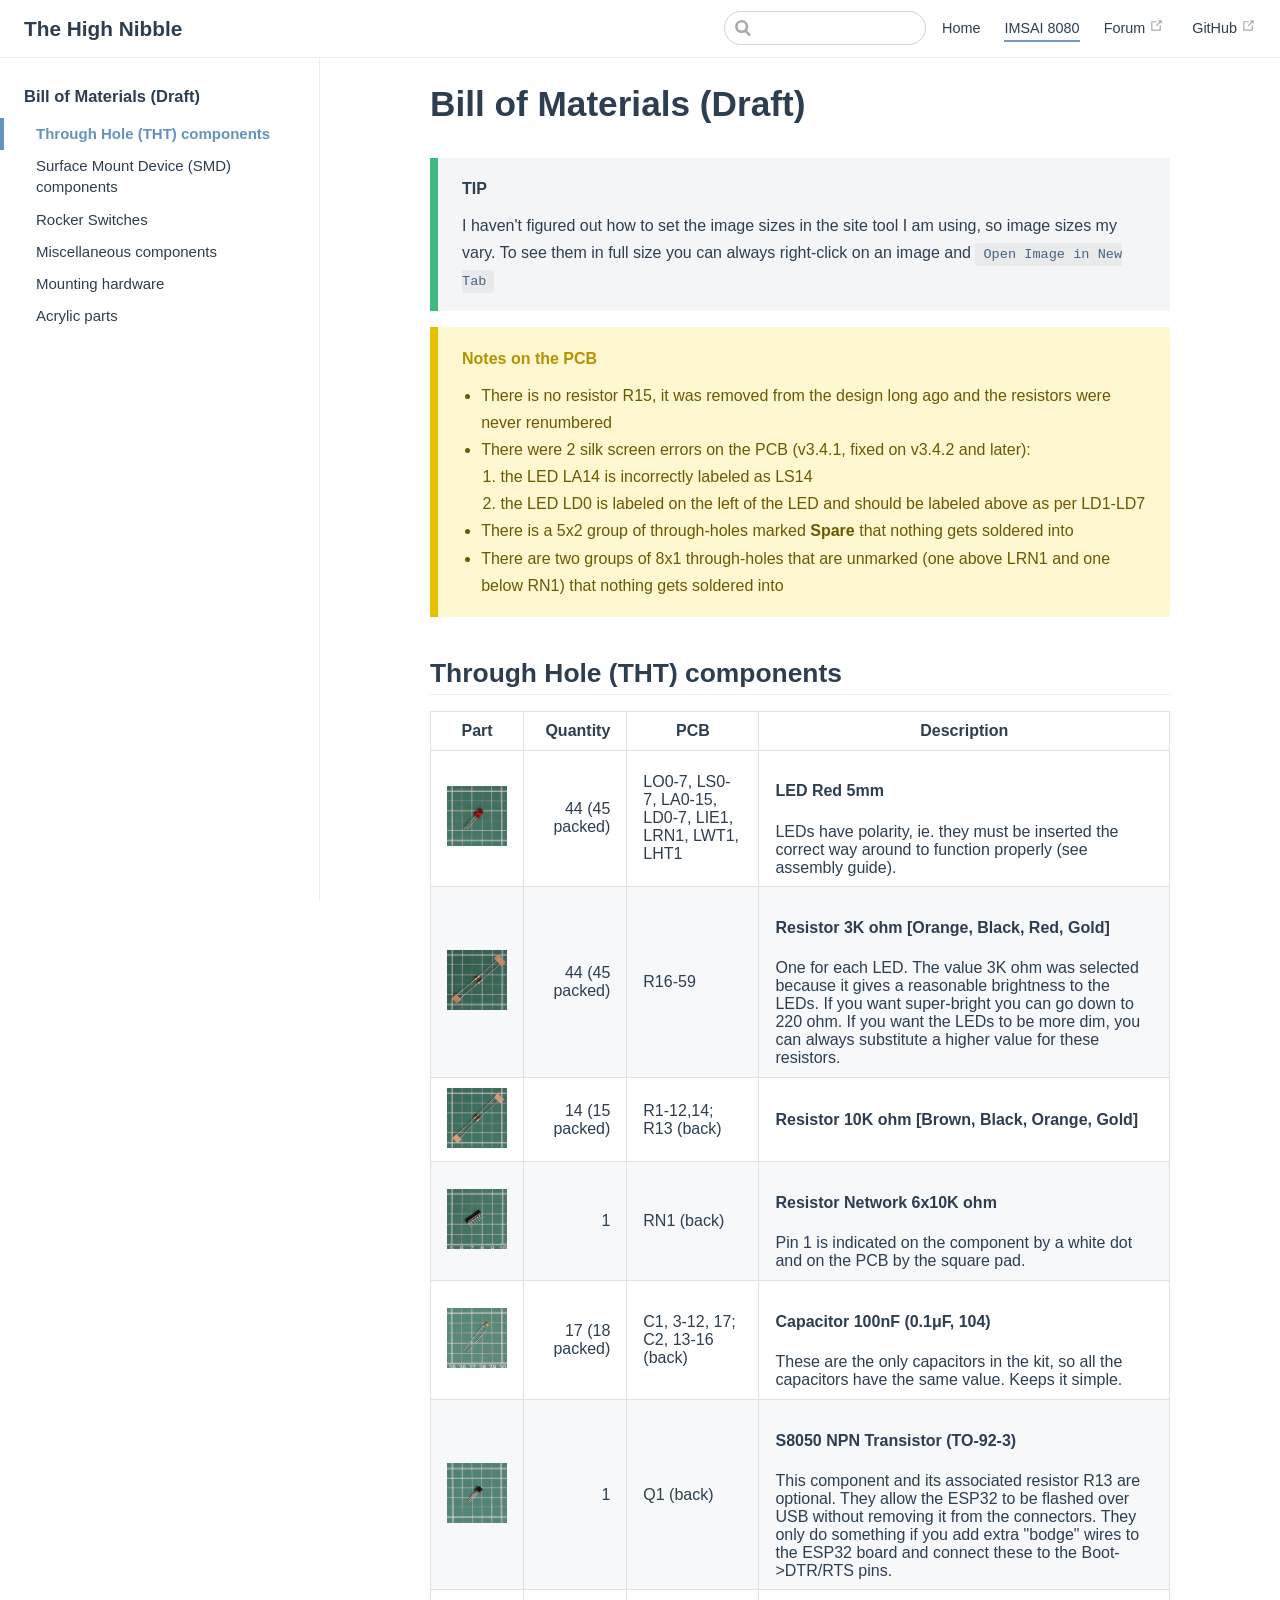
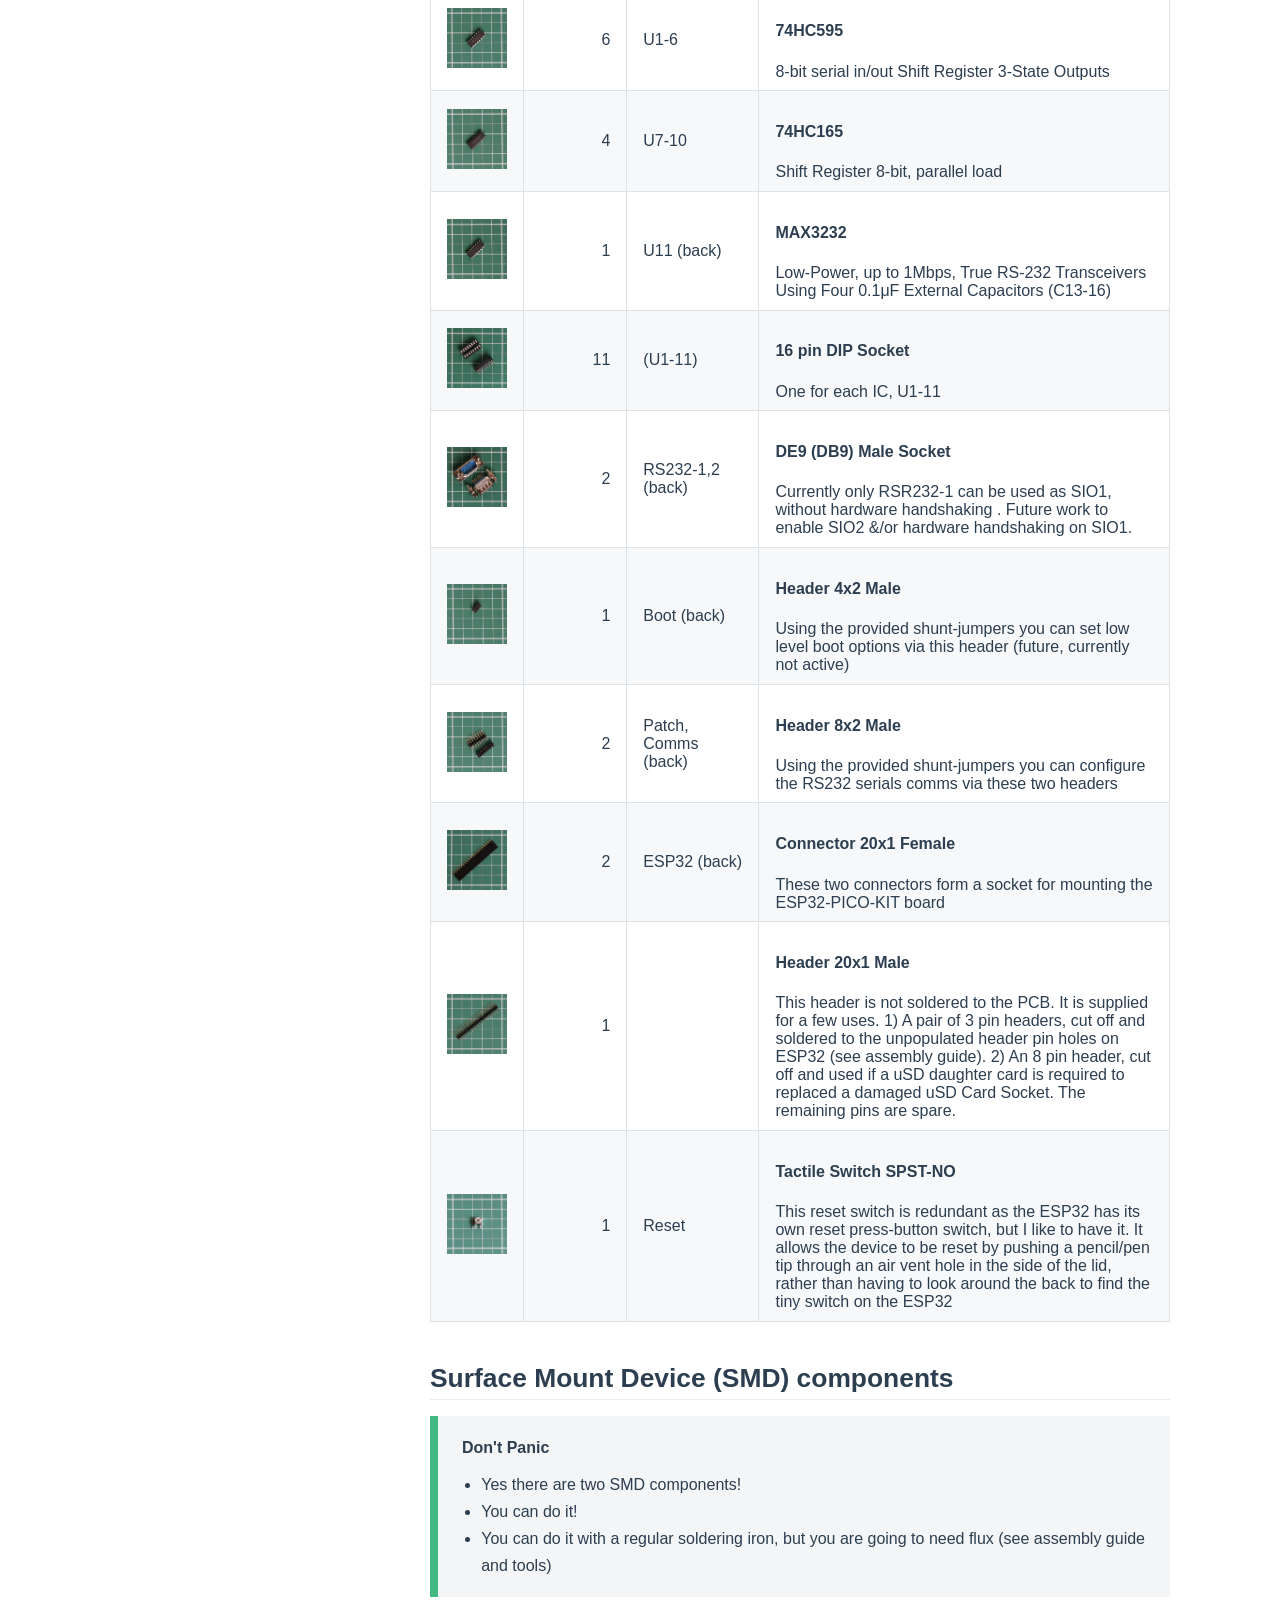
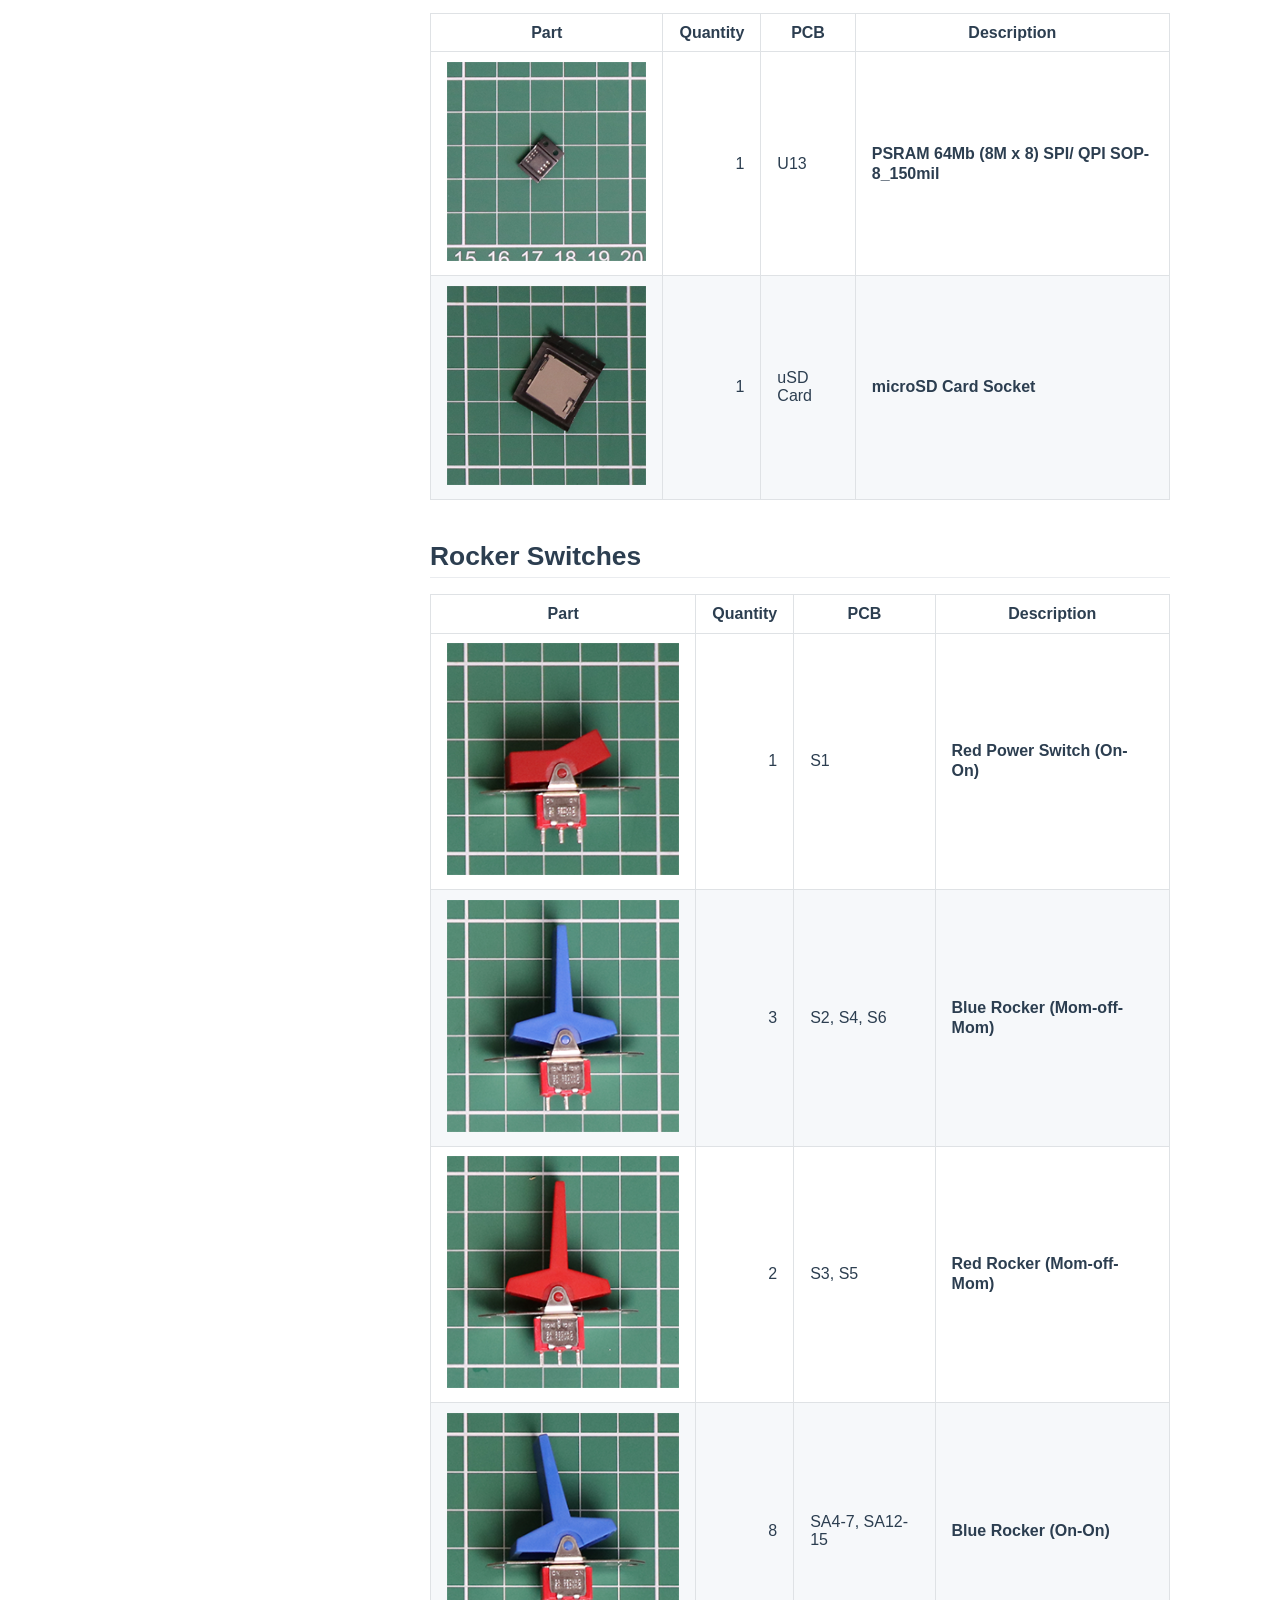
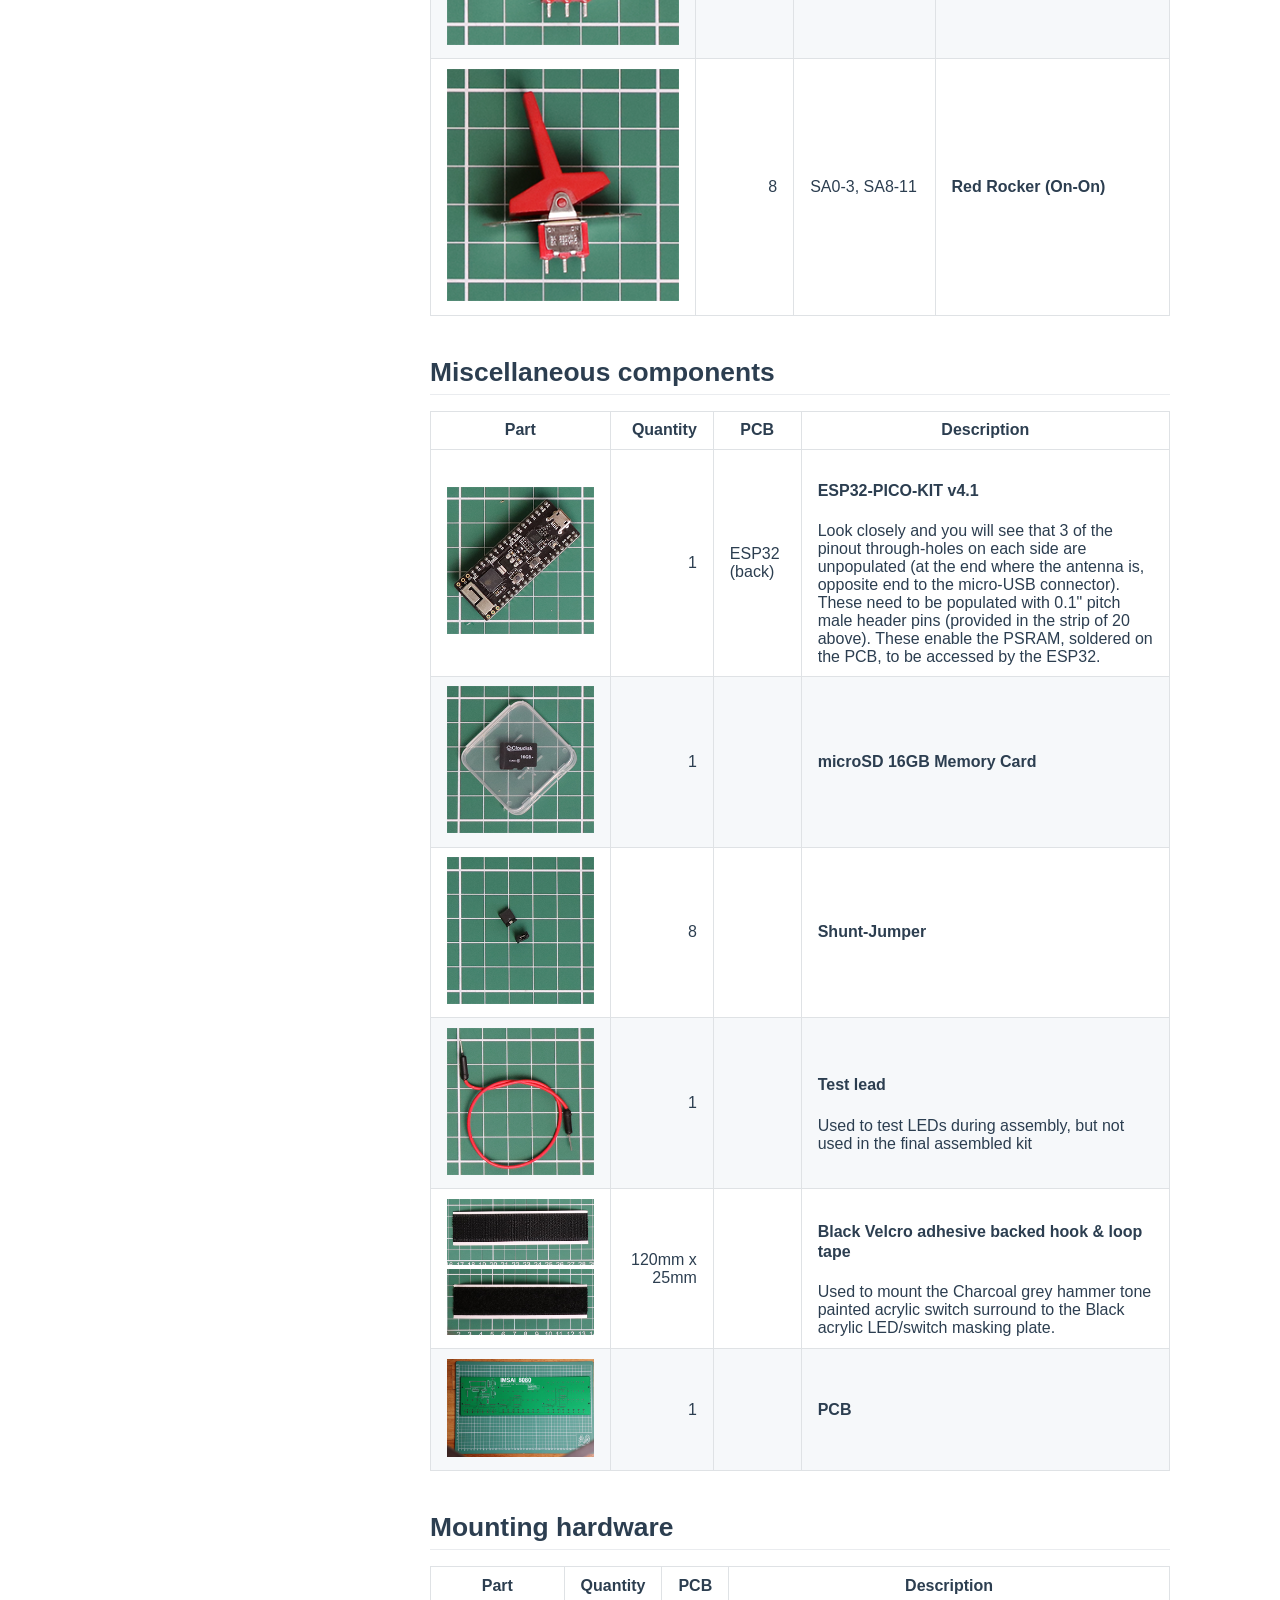
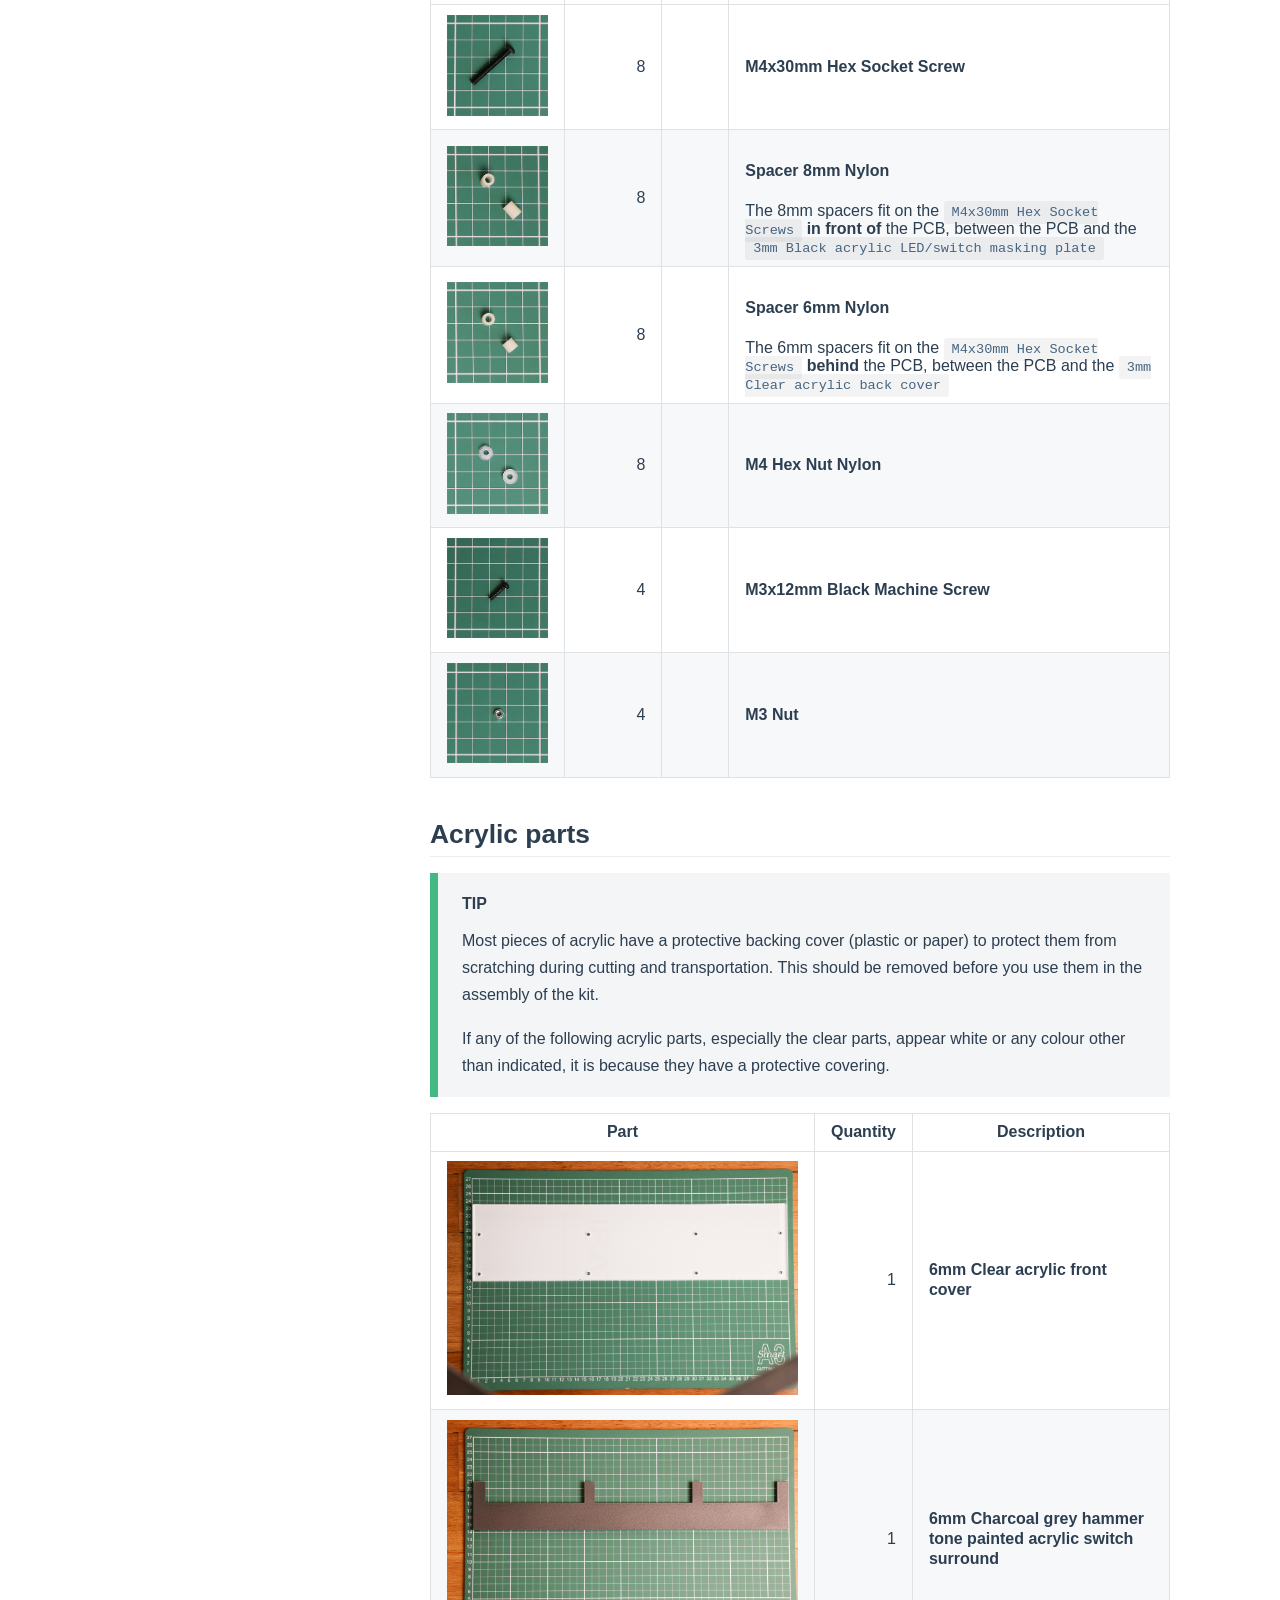
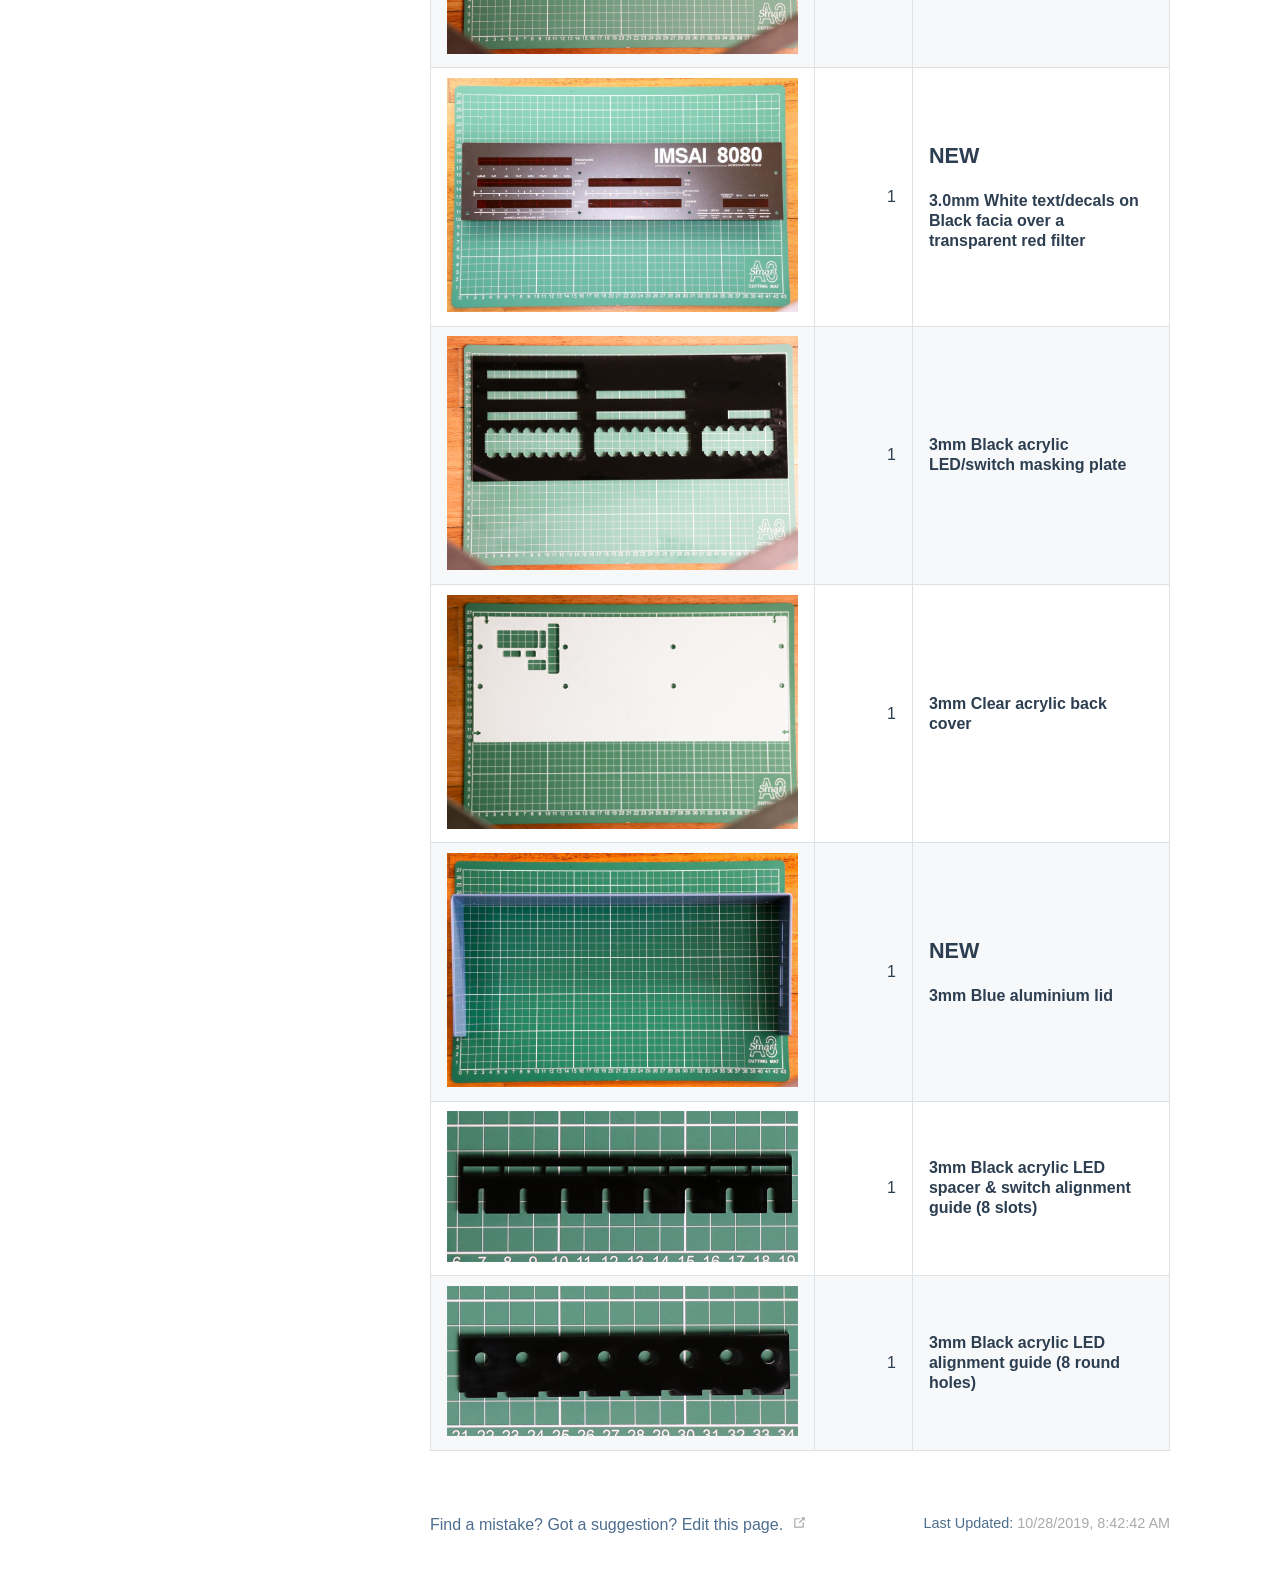
<file: imsai8080/bom/index.html>
<!DOCTYPE html>
<html lang="en-US">
  <head>
    <meta charset="utf-8">
    <meta name="viewport" content="width=device-width,initial-scale=1">
    <title>Bill of Materials (Draft) | The High Nibble</title>
    <meta name="description" content="">
    
    
    <link rel="preload" href="/assets/css/0.styles.112c1b77.css" as="style"><link rel="preload" href="/assets/js/app.58aadc2e.js" as="script"><link rel="preload" href="/assets/js/2.c849ecf2.js" as="script"><link rel="prefetch" href="/assets/js/10.3c4a5558.js"><link rel="prefetch" href="/assets/js/11.78dbc0af.js"><link rel="prefetch" href="/assets/js/3.5ab59be6.js"><link rel="prefetch" href="/assets/js/4.7cbe41b0.js"><link rel="prefetch" href="/assets/js/5.03f0e0b8.js"><link rel="prefetch" href="/assets/js/6.50530529.js"><link rel="prefetch" href="/assets/js/7.7904c2b8.js"><link rel="prefetch" href="/assets/js/8.0b51e2ab.js"><link rel="prefetch" href="/assets/js/9.5ee64872.js">
    <link rel="stylesheet" href="/assets/css/0.styles.112c1b77.css">
  </head>
  <body>
    <div id="app" data-server-rendered="true"><div class="theme-container"><header class="navbar"><div class="sidebar-button"><svg xmlns="http://www.w3.org/2000/svg" aria-hidden="true" role="img" viewBox="0 0 448 512" class="icon"><path fill="currentColor" d="M436 124H12c-6.627 0-12-5.373-12-12V80c0-6.627 5.373-12 12-12h424c6.627 0 12 5.373 12 12v32c0 6.627-5.373 12-12 12zm0 160H12c-6.627 0-12-5.373-12-12v-32c0-6.627 5.373-12 12-12h424c6.627 0 12 5.373 12 12v32c0 6.627-5.373 12-12 12zm0 160H12c-6.627 0-12-5.373-12-12v-32c0-6.627 5.373-12 12-12h424c6.627 0 12 5.373 12 12v32c0 6.627-5.373 12-12 12z"></path></svg></div> <a href="/" class="home-link router-link-active"><!----> <span class="site-name">The High Nibble</span></a> <div class="links" style="max-width:nullpx;"><div class="search-box"><input aria-label="Search" autocomplete="off" spellcheck="false" value=""> <!----></div> <nav class="nav-links can-hide"><div class="nav-item"><a href="/" class="nav-link">Home</a></div><div class="nav-item"><a href="/imsai8080/" class="nav-link router-link-active">IMSAI 8080</a></div><div class="nav-item"><a href="http://bit.ly/IMSAI8080esp" target="_blank" rel="noopener noreferrer" class="nav-link external">
  Forum
  <svg xmlns="http://www.w3.org/2000/svg" aria-hidden="true" x="0px" y="0px" viewBox="0 0 100 100" width="15" height="15" class="icon outbound"><path fill="currentColor" d="M18.8,85.1h56l0,0c2.2,0,4-1.8,4-4v-32h-8v28h-48v-48h28v-8h-32l0,0c-2.2,0-4,1.8-4,4v56C14.8,83.3,16.6,85.1,18.8,85.1z"></path> <polygon fill="currentColor" points="45.7,48.7 51.3,54.3 77.2,28.5 77.2,37.2 85.2,37.2 85.2,14.9 62.8,14.9 62.8,22.9 71.5,22.9"></polygon></svg></a></div> <a href="https://github.com/thehighnibble/firmware" target="_blank" rel="noopener noreferrer" class="repo-link">
    GitHub
    <svg xmlns="http://www.w3.org/2000/svg" aria-hidden="true" x="0px" y="0px" viewBox="0 0 100 100" width="15" height="15" class="icon outbound"><path fill="currentColor" d="M18.8,85.1h56l0,0c2.2,0,4-1.8,4-4v-32h-8v28h-48v-48h28v-8h-32l0,0c-2.2,0-4,1.8-4,4v56C14.8,83.3,16.6,85.1,18.8,85.1z"></path> <polygon fill="currentColor" points="45.7,48.7 51.3,54.3 77.2,28.5 77.2,37.2 85.2,37.2 85.2,14.9 62.8,14.9 62.8,22.9 71.5,22.9"></polygon></svg></a></nav></div></header> <div class="sidebar-mask"></div> <div class="sidebar"><nav class="nav-links"><div class="nav-item"><a href="/" class="nav-link">Home</a></div><div class="nav-item"><a href="/imsai8080/" class="nav-link router-link-active">IMSAI 8080</a></div><div class="nav-item"><a href="http://bit.ly/IMSAI8080esp" target="_blank" rel="noopener noreferrer" class="nav-link external">
  Forum
  <svg xmlns="http://www.w3.org/2000/svg" aria-hidden="true" x="0px" y="0px" viewBox="0 0 100 100" width="15" height="15" class="icon outbound"><path fill="currentColor" d="M18.8,85.1h56l0,0c2.2,0,4-1.8,4-4v-32h-8v28h-48v-48h28v-8h-32l0,0c-2.2,0-4,1.8-4,4v56C14.8,83.3,16.6,85.1,18.8,85.1z"></path> <polygon fill="currentColor" points="45.7,48.7 51.3,54.3 77.2,28.5 77.2,37.2 85.2,37.2 85.2,14.9 62.8,14.9 62.8,22.9 71.5,22.9"></polygon></svg></a></div> <a href="https://github.com/thehighnibble/firmware" target="_blank" rel="noopener noreferrer" class="repo-link">
    GitHub
    <svg xmlns="http://www.w3.org/2000/svg" aria-hidden="true" x="0px" y="0px" viewBox="0 0 100 100" width="15" height="15" class="icon outbound"><path fill="currentColor" d="M18.8,85.1h56l0,0c2.2,0,4-1.8,4-4v-32h-8v28h-48v-48h28v-8h-32l0,0c-2.2,0-4,1.8-4,4v56C14.8,83.3,16.6,85.1,18.8,85.1z"></path> <polygon fill="currentColor" points="45.7,48.7 51.3,54.3 77.2,28.5 77.2,37.2 85.2,37.2 85.2,14.9 62.8,14.9 62.8,22.9 71.5,22.9"></polygon></svg></a></nav>  <ul class="sidebar-links"><li><div class="sidebar-group first"><p class="sidebar-heading open"><span>Bill of Materials (Draft)</span> <!----></p> <ul class="sidebar-group-items"><li><a href="/imsai8080/bom/#through-hole-tht-components" class="sidebar-link">Through Hole (THT) components</a><ul class="sidebar-sub-headers"></ul></li><li><a href="/imsai8080/bom/#surface-mount-device-smd-components" class="sidebar-link">Surface Mount Device (SMD) components</a><ul class="sidebar-sub-headers"></ul></li><li><a href="/imsai8080/bom/#rocker-switches" class="sidebar-link">Rocker Switches</a><ul class="sidebar-sub-headers"></ul></li><li><a href="/imsai8080/bom/#miscellaneous-components" class="sidebar-link">Miscellaneous components</a><ul class="sidebar-sub-headers"></ul></li><li><a href="/imsai8080/bom/#mounting-hardware" class="sidebar-link">Mounting hardware</a><ul class="sidebar-sub-headers"></ul></li><li><a href="/imsai8080/bom/#acrylic-parts" class="sidebar-link">Acrylic parts</a><ul class="sidebar-sub-headers"></ul></li></ul></div></li></ul> </div> <div class="page"> <div class="content"><h1 id="bill-of-materials-draft"><a href="#bill-of-materials-draft" aria-hidden="true" class="header-anchor">#</a> Bill of Materials (Draft)</h1> <div class="tip custom-block"><p class="custom-block-title">TIP</p> <p>I haven't figured out how to set the image sizes in the site tool I am using, so image sizes my vary. To see them in full size you can always right-click on an image and <code>Open Image in New Tab</code></p></div> <div class="warning custom-block"><p class="custom-block-title">Notes on the PCB</p> <ul><li>There is no resistor R15, it was removed from the design long ago and the resistors were never renumbered</li> <li>There were 2 silk screen errors on the PCB (v3.4.1, fixed on v3.4.2 and later):
<ol><li>the LED LA14 is incorrectly labeled as LS14</li> <li>the LED LD0 is labeled on the left of the LED and should be labeled above as per LD1-LD7</li></ol></li> <li>There is a 5x2 group of through-holes marked <strong>Spare</strong> that nothing gets soldered into</li> <li>There are two groups of 8x1 through-holes that are unmarked (one above LRN1 and one below RN1) that nothing gets soldered into</li></ul></div> <h2 id="through-hole-tht-components"><a href="#through-hole-tht-components" aria-hidden="true" class="header-anchor">#</a> Through Hole (THT) components</h2> <table><thead><tr><th>Part</th> <th style="text-align:right">Quantity</th> <th>PCB</th> <th>Description</th></tr></thead> <tbody><tr><td><img src="/assets/img/LED_Red_5mm.9b866ef4.png" alt="LED Red 5mm"></td> <td style="text-align:right">44 (45 packed)</td> <td>LO0-7, LS0-7, LA0-15, LD0-7, LIE1, LRN1, LWT1, LHT1</td> <td><h4>LED Red 5mm</h4> LEDs have polarity, ie. they must be inserted the correct way around to function properly (see assembly guide).</td></tr> <tr><td><img src="/assets/img/Resistor_3Kohm.ee51f38a.png" alt="Resistor 3K"></td> <td style="text-align:right">44 (45 packed)</td> <td>R16-59</td> <td><h4>Resistor 3K ohm [Orange, Black, Red, Gold]</h4> One for each LED. The value 3K ohm was selected because it gives a reasonable brightness to the LEDs. If you want super-bright you can go down to 220 ohm. If you want the LEDs to be more dim, you can always substitute a higher value for these resistors.</td></tr> <tr><td><img src="/assets/img/Resistor_10Kohm.ab0ea3fa.png" alt="Resistor 10K"></td> <td style="text-align:right">14 (15 packed)</td> <td>R1-12,14; R13 (back)</td> <td><h4>Resistor 10K ohm [Brown, Black, Orange, Gold]</h4></td></tr> <tr><td><img src="/assets/img/Resistor_Network_6x10Kohm.e9b4ac96.png" alt="Resistor Network 6x10K"></td> <td style="text-align:right">1</td> <td>RN1 (back)</td> <td><h4>Resistor Network 6x10K ohm</h4> Pin 1 is indicated on the component by a white dot and on the PCB by the square pad.</td></tr> <tr><td><img src="/assets/img/Capacitor_100nF.b673d2ce.png" alt="Capacitor 100nF"></td> <td style="text-align:right">17 (18 packed)</td> <td>C1, 3-12, 17; C2, 13-16 (back)</td> <td><h4>Capacitor 100nF (0.1μF, 104)</h4> These are the only capacitors in the kit, so all the capacitors have the same value. Keeps it simple.</td></tr> <tr><td><img src="/assets/img/Transistor.5d3dd83b.png" alt="Transistor"></td> <td style="text-align:right">1</td> <td>Q1 (back)</td> <td><h4>S8050 NPN Transistor (TO-92-3) </h4> This component and its associated resistor R13 are optional. They allow the ESP32 to be flashed over USB without removing it from the connectors. They only do something if you add extra &quot;bodge&quot; wires to the ESP32 board and connect these to the Boot-&gt;DTR/RTS pins.</td></tr> <tr><td><img src="/assets/img/74HC595.910bbc95.png" alt="74HC595"></td> <td style="text-align:right">6</td> <td>U1-6</td> <td><h4>74HC595</h4> 8-bit serial in/out Shift Register 3-State Outputs</td></tr> <tr><td><img src="/assets/img/74HC165.3e327548.png" alt="74HC165"></td> <td style="text-align:right">4</td> <td>U7-10</td> <td><h4>74HC165</h4> Shift Register 8-bit, parallel load</td></tr> <tr><td><img src="/assets/img/MAX3232.4ac4cdea.png" alt="MAX3232"></td> <td style="text-align:right">1</td> <td>U11 (back)</td> <td><h4>MAX3232</h4> Low-Power, up to 1Mbps, True RS-232 Transceivers Using Four 0.1μF External Capacitors (C13-16)</td></tr> <tr><td><img src="/assets/img/16pin_DIP_Socket.639031f8.png" alt="16pin DIP Socket"></td> <td style="text-align:right">11</td> <td>(U1-11)</td> <td><h4>16 pin DIP Socket</h4> One for each IC, U1-11</td></tr> <tr><td><img src="/assets/img/DE9_Male_Socket.238a0910.png" alt="DE9 Male Socket"></td> <td style="text-align:right">2</td> <td>RS232-1,2 (back)</td> <td><h4>DE9 (DB9) Male Socket</h4> Currently only RSR232-1 can be used as SIO1, without hardware handshaking . Future work to enable SIO2 &amp;/or hardware handshaking on SIO1.</td></tr> <tr><td><img src="/assets/img/Header_4x2_Male.973e9024.png" alt="Header 4x2 Male"></td> <td style="text-align:right">1</td> <td>Boot (back)</td> <td><h4>Header 4x2 Male</h4> Using the provided shunt-jumpers you can set low level boot options via this header (future, currently not active)</td></tr> <tr><td><img src="/assets/img/Header_8x2_Male.178f008c.png" alt="Header 8x2 Male"></td> <td style="text-align:right">2</td> <td>Patch, Comms (back)</td> <td><h4>Header 8x2 Male</h4> Using the provided shunt-jumpers you can configure the RS232 serials comms via these two headers</td></tr> <tr><td><img src="/assets/img/Header_20x1_Female.301fe8c0.png" alt="Connector 20x1 Female"></td> <td style="text-align:right">2</td> <td>ESP32 (back)</td> <td><h4>Connector 20x1 Female</h4> These two connectors form a socket for mounting the ESP32-PICO-KIT board</td></tr> <tr><td><img src="/assets/img/Header_20x1_Male.c42f156f.png" alt="Header 20x1 Male"></td> <td style="text-align:right">1</td> <td></td> <td><h4>Header 20x1 Male</h4> This header is not soldered to the PCB. It is supplied for a few uses. 1) A pair of 3 pin headers, cut off and soldered to the unpopulated header pin holes on ESP32 (see assembly guide). 2) An 8 pin header, cut off and used if a uSD daughter card is required to replaced a damaged uSD Card Socket. The remaining pins are spare.</td></tr> <tr><td><img src="/assets/img/Tactile_Switch.cafe48ed.png" alt="Tactile Switch"></td> <td style="text-align:right">1</td> <td>Reset</td> <td><h4>Tactile Switch SPST-NO</h4> This reset switch is redundant as the ESP32 has its own reset press-button switch, but I like to have it. It allows the device to be reset by pushing a pencil/pen tip through an air vent hole in the side of the lid, rather than having to look around the back to find the tiny switch on the ESP32</td></tr></tbody></table> <h2 id="surface-mount-device-smd-components"><a href="#surface-mount-device-smd-components" aria-hidden="true" class="header-anchor">#</a> Surface Mount Device (SMD) components</h2> <div class="tip custom-block"><p class="custom-block-title">Don't Panic</p> <ul><li>Yes there are two SMD components!</li> <li>You can do it!</li> <li>You can do it with a regular soldering iron, but you are going to need flux (see assembly guide and tools)</li></ul></div> <table><thead><tr><th>Part</th> <th style="text-align:right">Quantity</th> <th>PCB</th> <th>Description</th></tr></thead> <tbody><tr><td><img src="/assets/img/PSRAM.16734f71.png" alt="PSRAM"></td> <td style="text-align:right">1</td> <td>U13</td> <td><h4>PSRAM 64Mb (8M x 8) SPI/ QPI SOP-8_150mil</h4></td></tr> <tr><td><img src="/assets/img/microSD_socket.f697ee67.png" alt="microSD socket"></td> <td style="text-align:right">1</td> <td>uSD Card</td> <td><h4>microSD Card Socket</h4></td></tr></tbody></table> <h2 id="rocker-switches"><a href="#rocker-switches" aria-hidden="true" class="header-anchor">#</a> Rocker Switches</h2> <table><thead><tr><th>Part</th> <th style="text-align:right">Quantity</th> <th>PCB</th> <th>Description</th></tr></thead> <tbody><tr><td><img src="/assets/img/Red_Power_On-On.5390b421.png" alt="Red Power On-On"></td> <td style="text-align:right">1</td> <td>S1</td> <td><h4>Red Power Switch (On-On)</h4></td></tr> <tr><td><img src="/assets/img/Blue_Rocker_Mom-off-Mom.834e1c92.png" alt="Blue Rocker Mom-off-Mom"></td> <td style="text-align:right">3</td> <td>S2, S4, S6</td> <td><h4>Blue Rocker (Mom-off-Mom)</h4></td></tr> <tr><td><img src="/assets/img/Red_Rocker_Mom-off-Mom.6c1dfbde.png" alt="Red Rocker Mom-off-Mom"></td> <td style="text-align:right">2</td> <td>S3, S5</td> <td><h4>Red Rocker (Mom-off-Mom)</h4></td></tr> <tr><td><img src="/assets/img/Blue_Rocker_On-On.161c4f84.png" alt="Blue Rocker On-On"></td> <td style="text-align:right">8</td> <td>SA4-7, SA12-15</td> <td><h4>Blue Rocker (On-On)</h4></td></tr> <tr><td><img src="/assets/img/Red_Rocker_On-On.a48b36c0.png" alt="Red Rocker On-On"></td> <td style="text-align:right">8</td> <td>SA0-3, SA8-11</td> <td><h4>Red Rocker (On-On)</h4></td></tr></tbody></table> <h2 id="miscellaneous-components"><a href="#miscellaneous-components" aria-hidden="true" class="header-anchor">#</a> Miscellaneous components</h2> <table><thead><tr><th>Part</th> <th style="text-align:right">Quantity</th> <th>PCB</th> <th>Description</th></tr></thead> <tbody><tr><td><img src="/assets/img/ESP32_Pico_DevKit.242dd87b.png" alt="ESP32_Pico_DevKit"></td> <td style="text-align:right">1</td> <td>ESP32 (back)</td> <td><h4>ESP32-PICO-KIT v4.1</h4> Look closely and you will see that 3 of the pinout through-holes on each side are unpopulated (at the end where the antenna is, opposite end to the micro-USB connector). These need to be populated with 0.1&quot; pitch male header pins (provided in the strip of 20 above). These enable the PSRAM, soldered on the PCB, to be accessed by the ESP32.</td></tr> <tr><td><img src="/assets/img/microSD_16GB_Memory_Card.e2d49301.png" alt="microSD 16GB Memory_Card"></td> <td style="text-align:right">1</td> <td></td> <td><h4>microSD 16GB Memory Card</h4></td></tr> <tr><td><img src="/assets/img/Shunt-Jumper.070a497e.png" alt="Shunt-Jumper"></td> <td style="text-align:right">8</td> <td></td> <td><h4>Shunt-Jumper</h4></td></tr> <tr><td><img src="/assets/img/Test_Lead.7f2aa8cf.png" alt="Test Lead"></td> <td style="text-align:right">1</td> <td></td> <td><h4>Test lead</h4> Used to test LEDs during assembly, but not used in the final assembled kit</td></tr> <tr><td><img src="/assets/img/120mm_Hook_Tape.1b292f0f.png" alt="Velcro hook tape"> <img src="/assets/img/120mm_Loop_Tape.f771f287.png" alt="Velcro loop tape"></td> <td style="text-align:right">120mm x 25mm</td> <td></td> <td><h4>Black Velcro adhesive backed hook &amp; loop tape</h4> Used to mount the Charcoal grey hammer tone painted acrylic switch surround to the Black acrylic LED/switch masking plate.</td></tr> <tr><td><img src="/assets/img/pcb.e26238bb.jpg" alt="PCB"></td> <td style="text-align:right">1</td> <td></td> <td><h4>PCB</h4></td></tr></tbody></table> <h2 id="mounting-hardware"><a href="#mounting-hardware" aria-hidden="true" class="header-anchor">#</a> Mounting hardware</h2> <table><thead><tr><th>Part</th> <th style="text-align:right">Quantity</th> <th>PCB</th> <th>Description</th></tr></thead> <tbody><tr><td><img src="/assets/img/M4x30_Hex_Socket_Screw.81055db0.png" alt="M4x30 Hex Socket Screw"></td> <td style="text-align:right">8</td> <td></td> <td><h4>M4x30mm Hex Socket Screw</h4></td></tr> <tr><td><img src="/assets/img/Spacer_9mm.fb831ed4.png" alt="Spacer 8mm"></td> <td style="text-align:right">8</td> <td></td> <td><h4>Spacer 8mm Nylon</h4>  The 8mm spacers fit on the <code>M4x30mm Hex Socket Screws</code> <strong>in front of</strong> the PCB, between the PCB and the <code>3mm Black acrylic LED/switch masking plate</code></td></tr> <tr><td><img src="/assets/img/Spacer_6mm.1511a22d.png" alt="Spacer 6mm"></td> <td style="text-align:right">8</td> <td></td> <td><h4>Spacer 6mm Nylon</h4> The 6mm spacers fit on the <code>M4x30mm Hex Socket Screws</code> <strong>behind</strong> the PCB, between the PCB and the <code>3mm Clear acrylic back cover</code></td></tr> <tr><td><img src="/assets/img/M4_Hex_Nut_Nylon.75593c57.png" alt="M4 Hex Nut Nylon"></td> <td style="text-align:right">8</td> <td></td> <td><h4>M4 Hex Nut Nylon</h4></td></tr> <tr><td><img src="/assets/img/M3x12_Machine_Screw.28a68b1d.png" alt="M3x12 Machine Screw"></td> <td style="text-align:right">4</td> <td></td> <td><h4>M3x12mm Black Machine Screw</h4></td></tr> <tr><td><img src="/assets/img/M3_Nut.aa4fd012.png" alt="M3 Nut"></td> <td style="text-align:right">4</td> <td></td> <td><h4>M3 Nut</h4></td></tr></tbody></table> <h2 id="acrylic-parts"><a href="#acrylic-parts" aria-hidden="true" class="header-anchor">#</a> Acrylic parts</h2> <div class="tip custom-block"><p class="custom-block-title">TIP</p> <p>Most pieces of acrylic have a protective backing cover (plastic or paper) to protect them from scratching during cutting and transportation. This should be removed before you use them in the assembly of the kit.</p> <p>If any of the following acrylic parts, especially the clear parts, appear white or any colour other than indicated, it is because they have a protective covering.</p></div> <table><thead><tr><th>Part</th> <th style="text-align:right">Quantity</th> <th>Description</th></tr></thead> <tbody><tr><td><img src="/assets/img/front_cover.d318ae0a.jpg" alt="Clear acrylic front cover"></td> <td style="text-align:right">1</td> <td><h4>6mm Clear acrylic front cover</h4></td></tr> <tr><td><img src="/assets/img/switch_surround.c43e3260.jpg" alt="Charcoal grey acrylic switch surround"></td> <td style="text-align:right">1</td> <td><h4>6mm Charcoal grey hammer tone painted acrylic switch surround</h4></td></tr> <tr><td><img src="/assets/img/new_facia_and_filter.966b5c14.jpg" alt="White text/decals on Black facia over transparent red filter"></td> <td style="text-align:right">1</td> <td><h3>NEW</h3><h4> 3.0mm White text/decals on Black facia over a transparent red filter</h4></td></tr> <tr><td><img src="/assets/img/switch_masking_plate.cad18ad5.jpg" alt="Black acrylic LED/switch masking plate"></td> <td style="text-align:right">1</td> <td><h4>3mm Black acrylic LED/switch masking plate</h4></td></tr> <tr><td><img src="/assets/img/back_cover.5c12382c.jpg" alt="Clear acrylic back cover"></td> <td style="text-align:right">1</td> <td><h4>3mm Clear acrylic back cover</h4></td></tr> <tr><td><img src="/assets/img/aluminium_lid.1b5530e5.jpg" alt="Blue aluminium lid"></td> <td style="text-align:right">1</td> <td><h3>NEW</h3><h4> 3mm Blue aluminium lid</h4></td></tr> <tr><td><img src="/assets/img/LED_Spacer_Rocker_Alignment_Tool.a7e72e7f.png" alt="LED Spacer/Switch Alignment guide"></td> <td style="text-align:right">1</td> <td><h4>3mm Black acrylic LED spacer &amp; switch alignment guide (8 slots)</h4></td></tr> <tr><td><img src="/assets/img/LED_Alignment_Tool.099c08ac.png" alt="LED alignment guide"></td> <td style="text-align:right">1</td> <td><h4>3mm Black acrylic LED alignment guide (8 round holes)</h4></td></tr></tbody></table></div> <div class="page-edit"><div class="edit-link"><a href="https://github.com/thehighnibble/thehighnibble.github.io/edit/vuepress/docs/imsai8080/bom/README.md" target="_blank" rel="noopener noreferrer">Find a mistake? Got a suggestion? Edit this page.</a> <svg xmlns="http://www.w3.org/2000/svg" aria-hidden="true" x="0px" y="0px" viewBox="0 0 100 100" width="15" height="15" class="icon outbound"><path fill="currentColor" d="M18.8,85.1h56l0,0c2.2,0,4-1.8,4-4v-32h-8v28h-48v-48h28v-8h-32l0,0c-2.2,0-4,1.8-4,4v56C14.8,83.3,16.6,85.1,18.8,85.1z"></path> <polygon fill="currentColor" points="45.7,48.7 51.3,54.3 77.2,28.5 77.2,37.2 85.2,37.2 85.2,14.9 62.8,14.9 62.8,22.9 71.5,22.9"></polygon></svg></div> <div class="last-updated"><span class="prefix">Last Updated: </span> <span class="time">10/28/2019, 7:42:42 PM</span></div></div> <!----> </div> <!----></div></div>
    <script src="/assets/js/app.58aadc2e.js" defer></script><script src="/assets/js/2.c849ecf2.js" defer></script>
  </body>
</html>
</file>
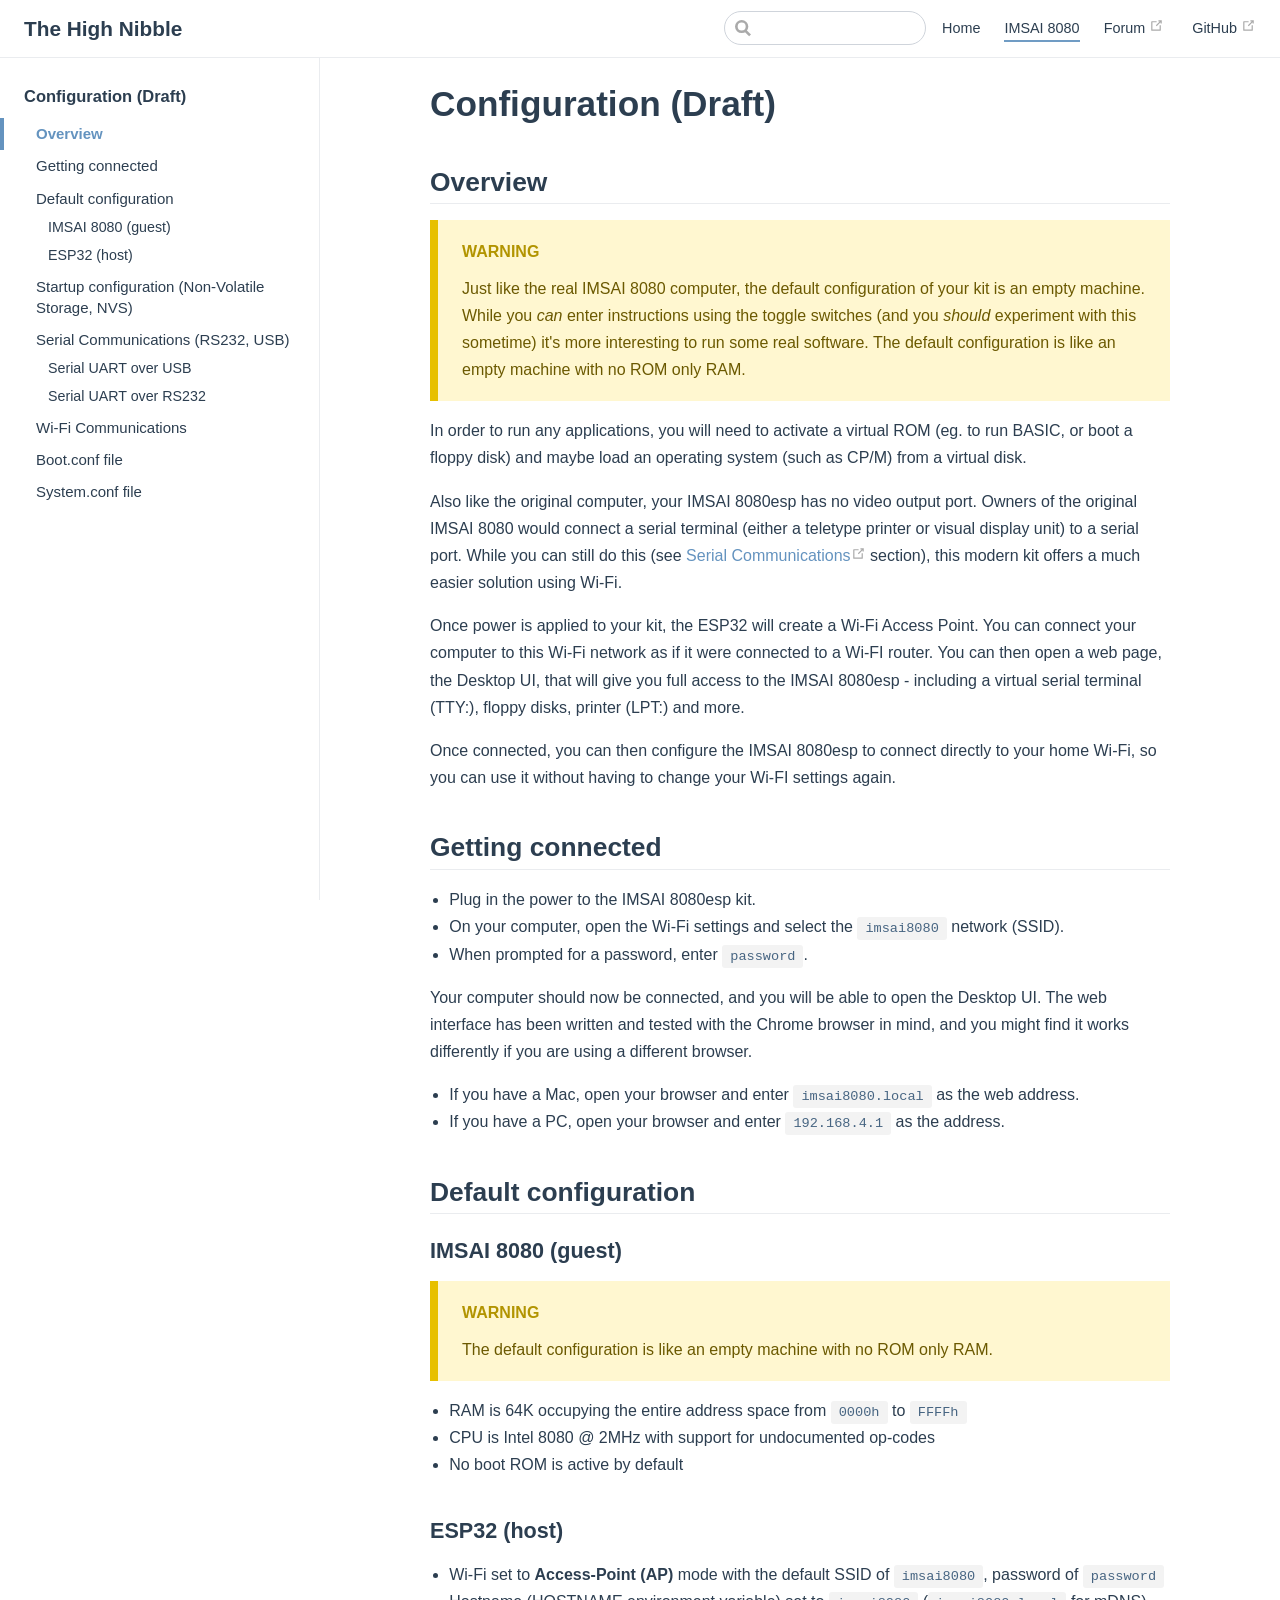
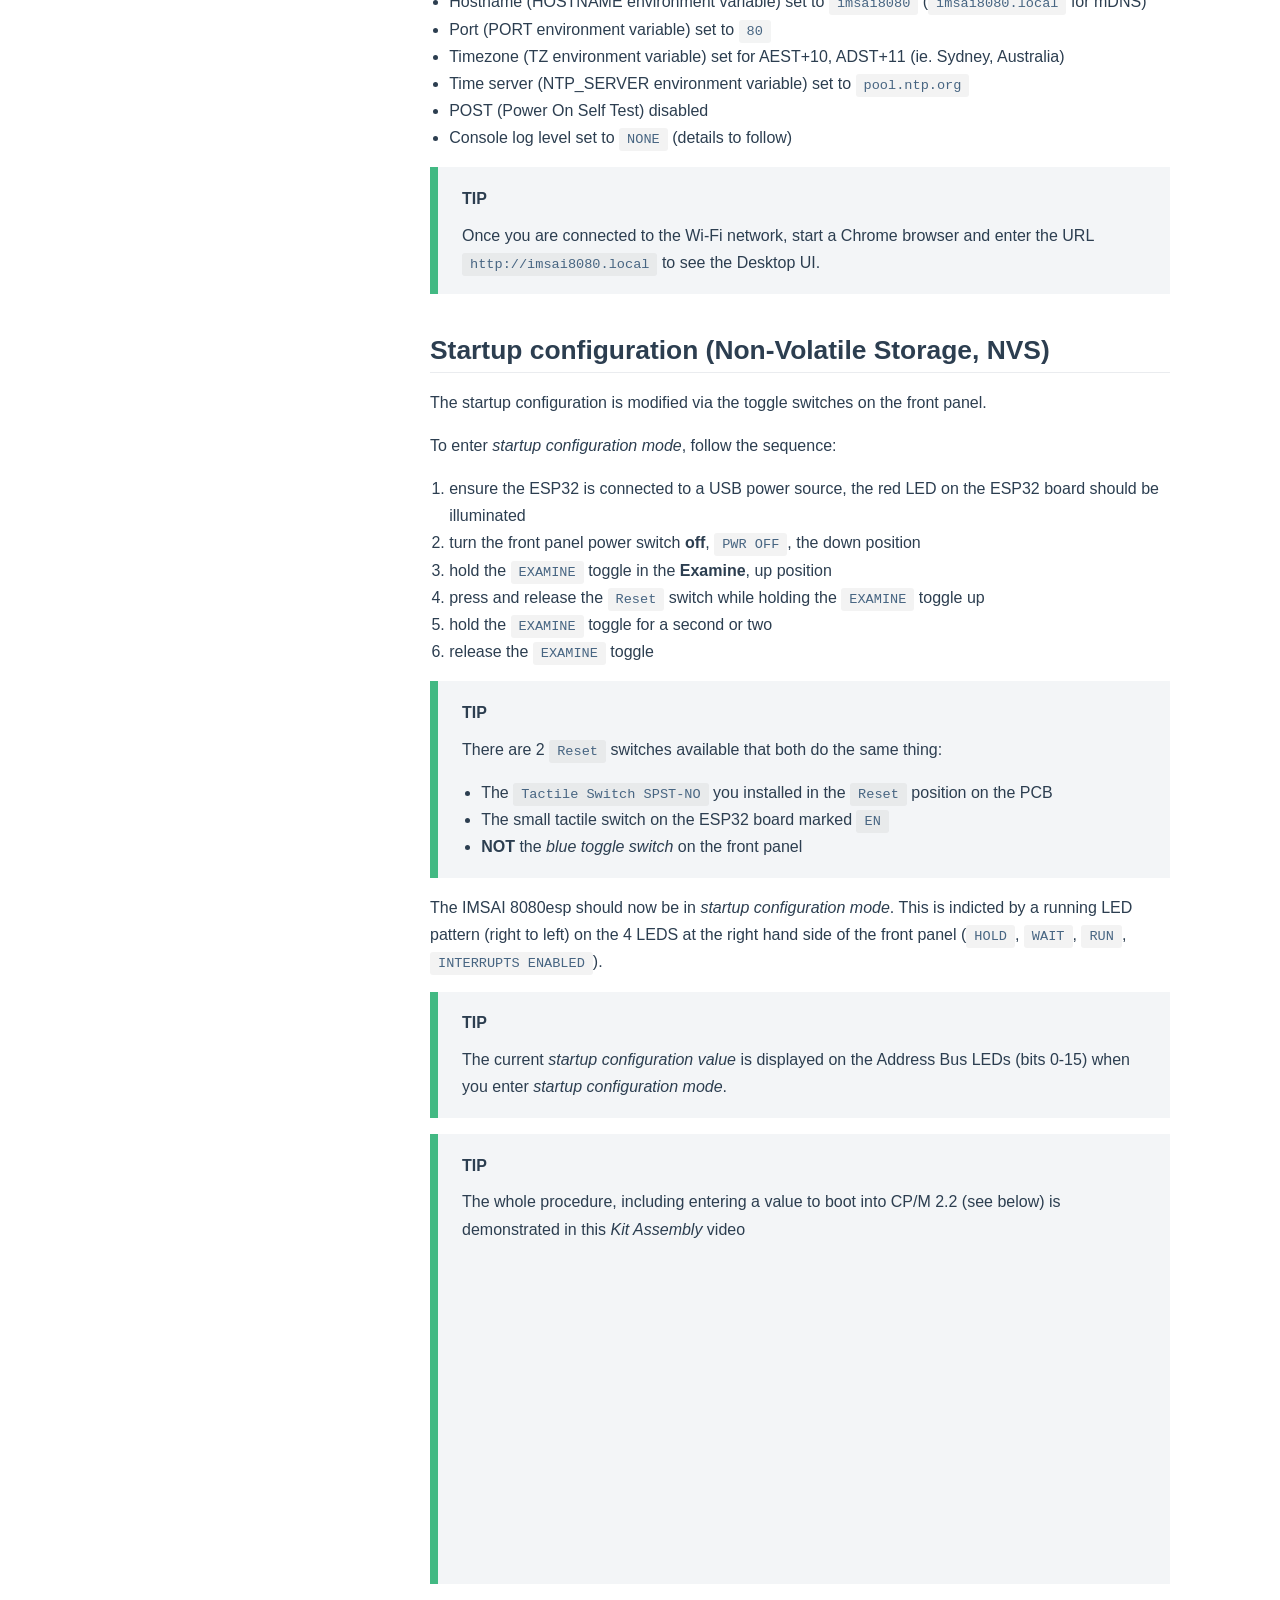
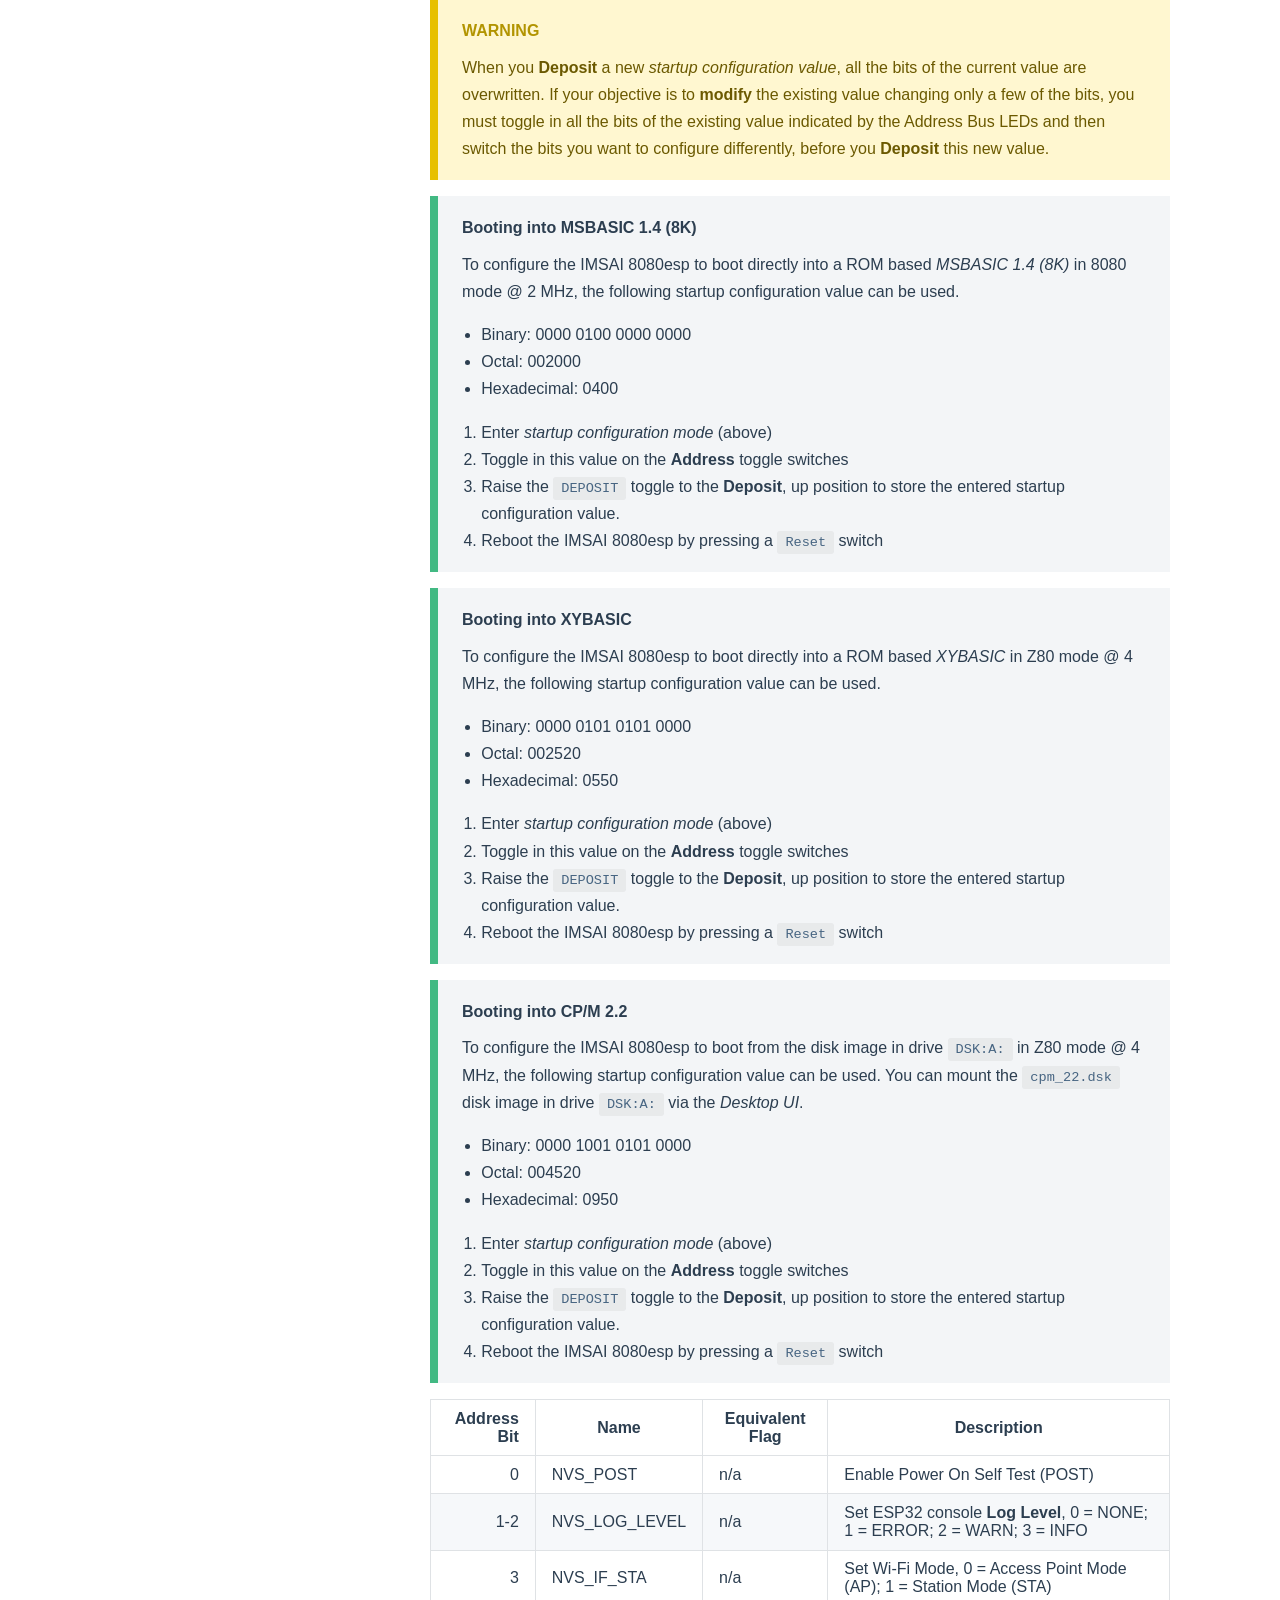
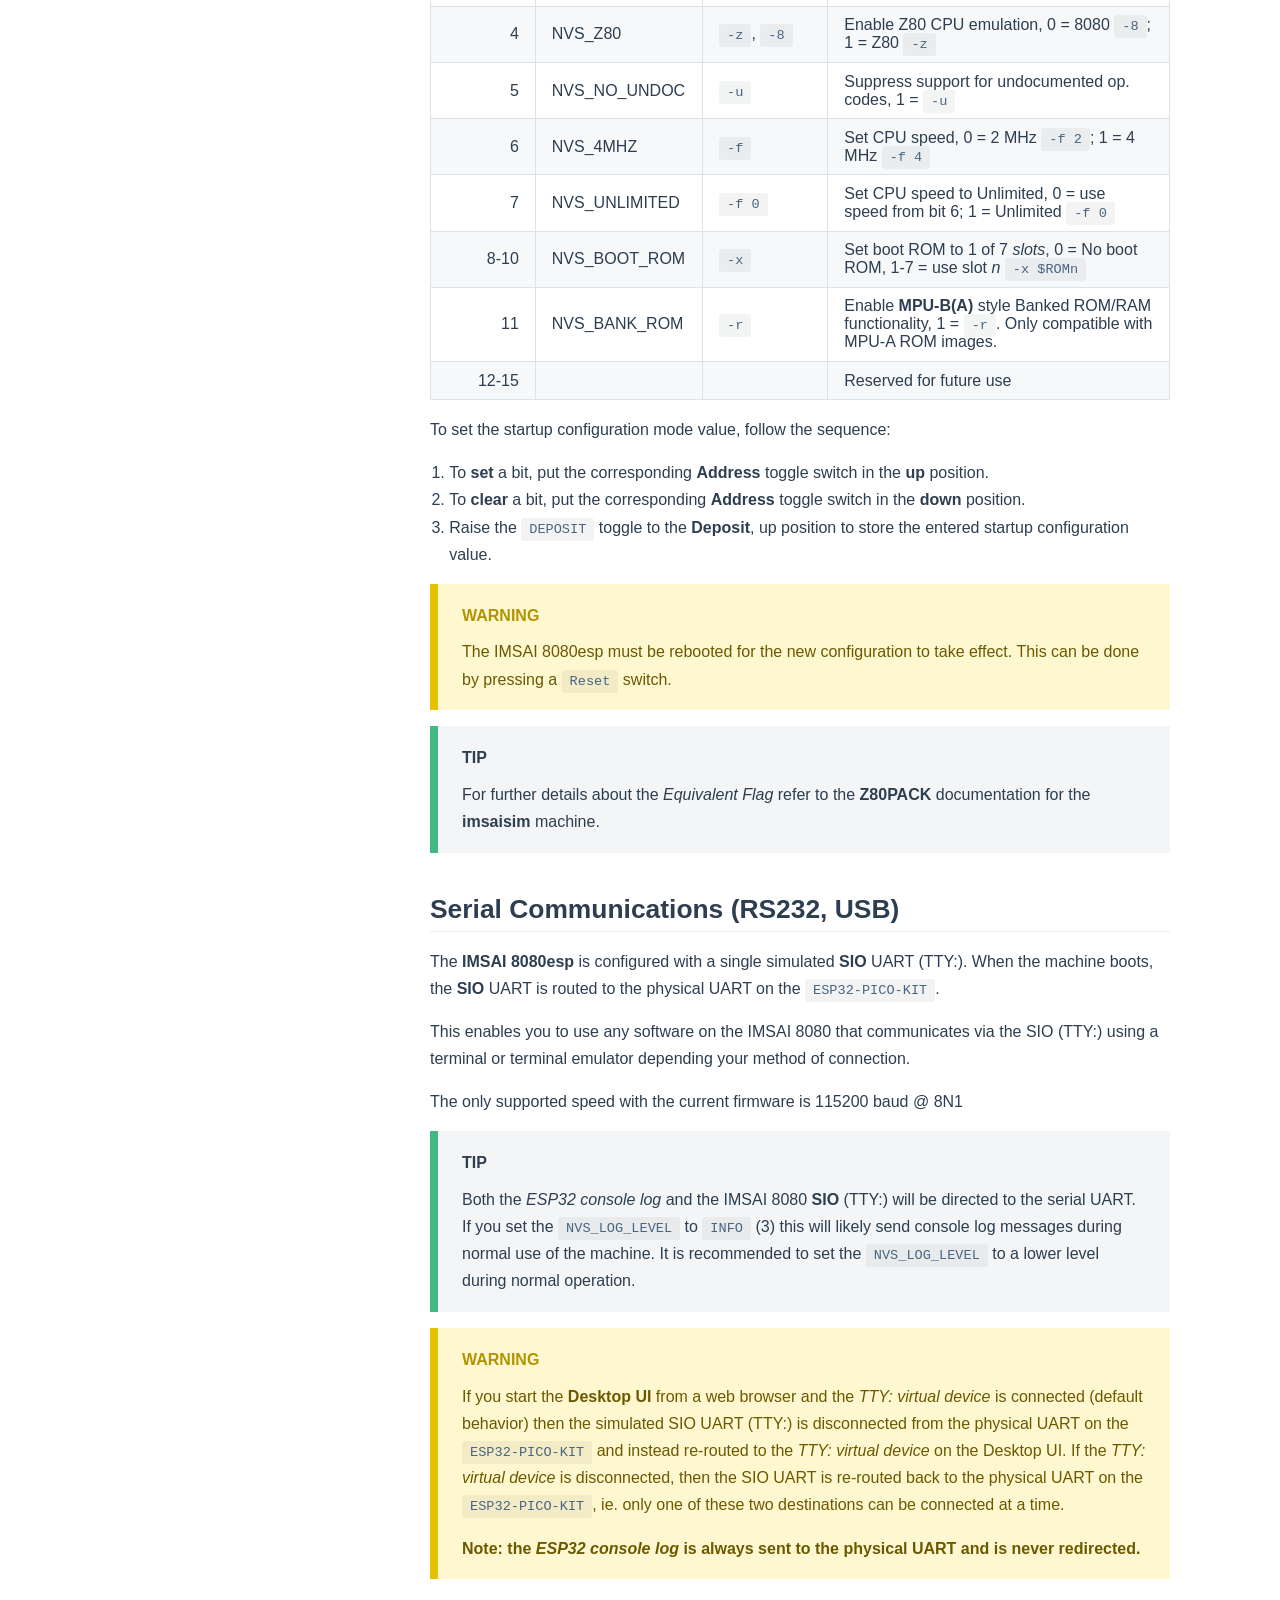
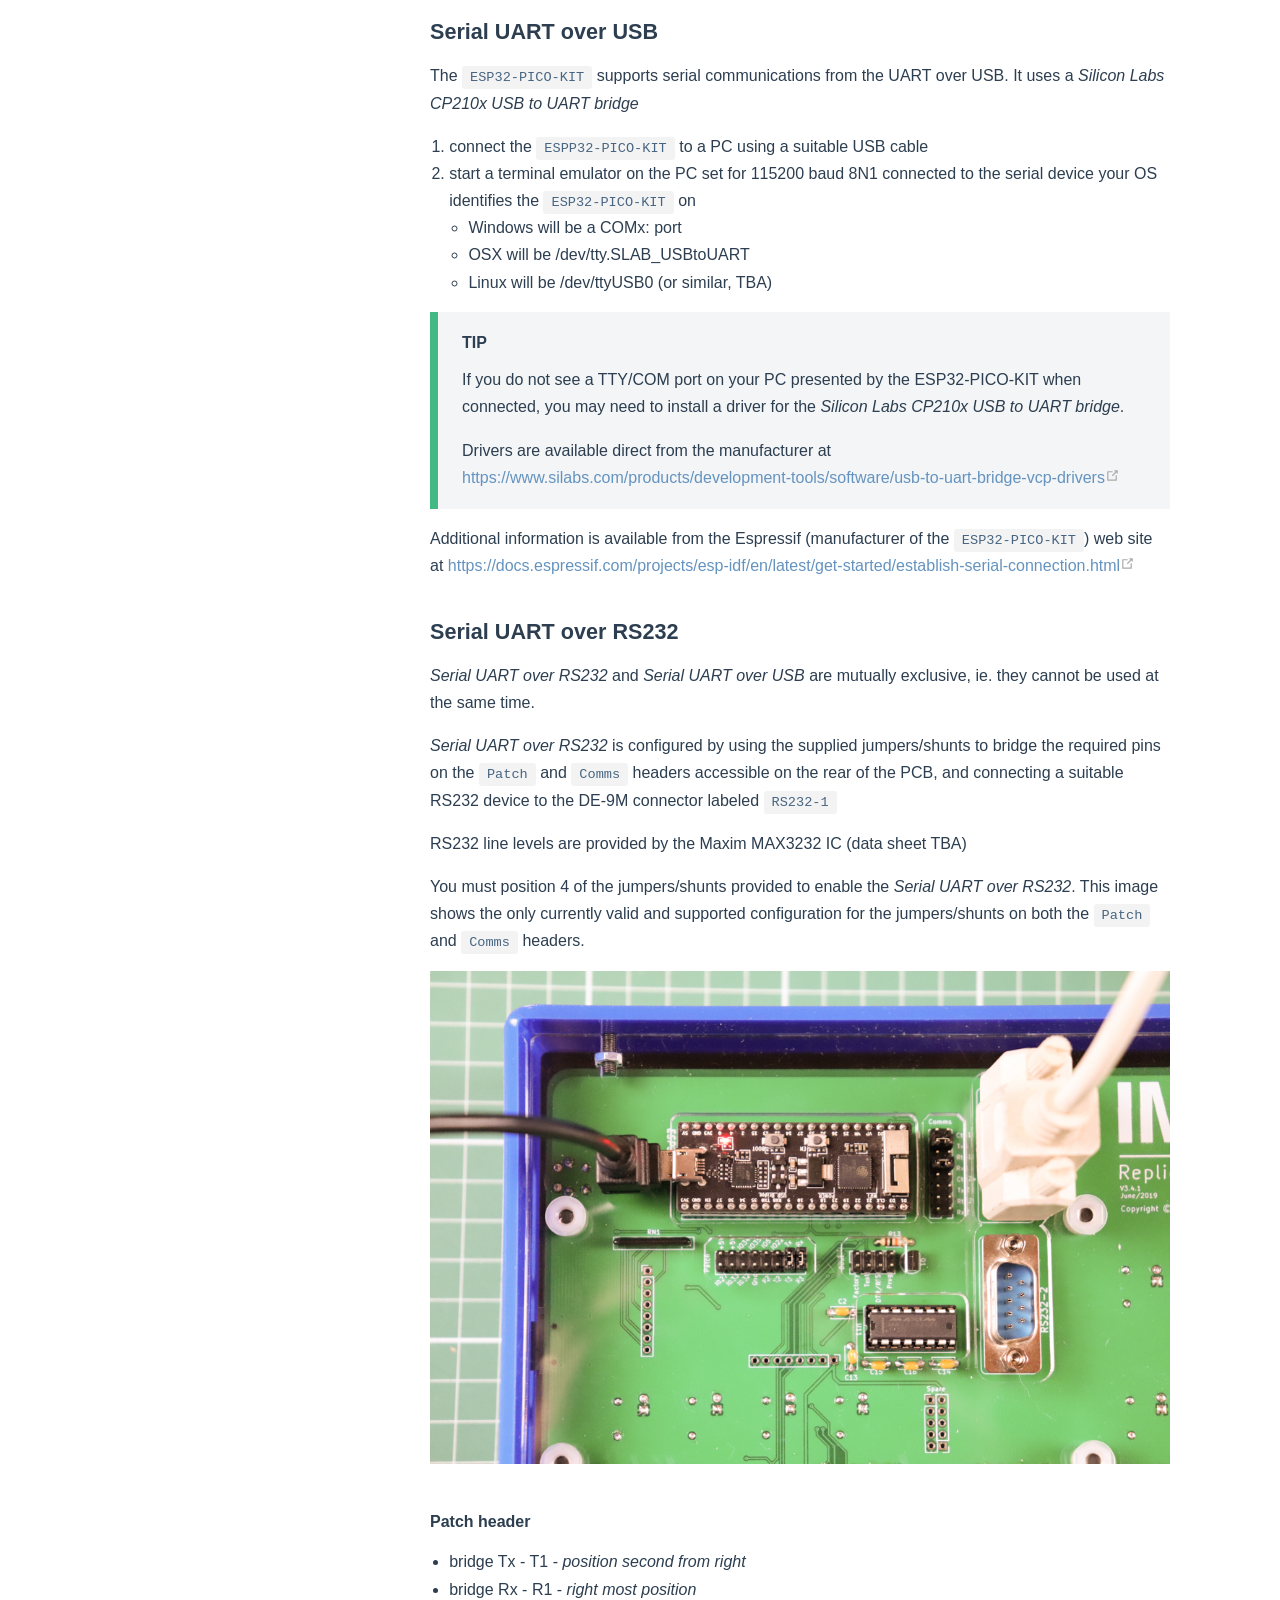
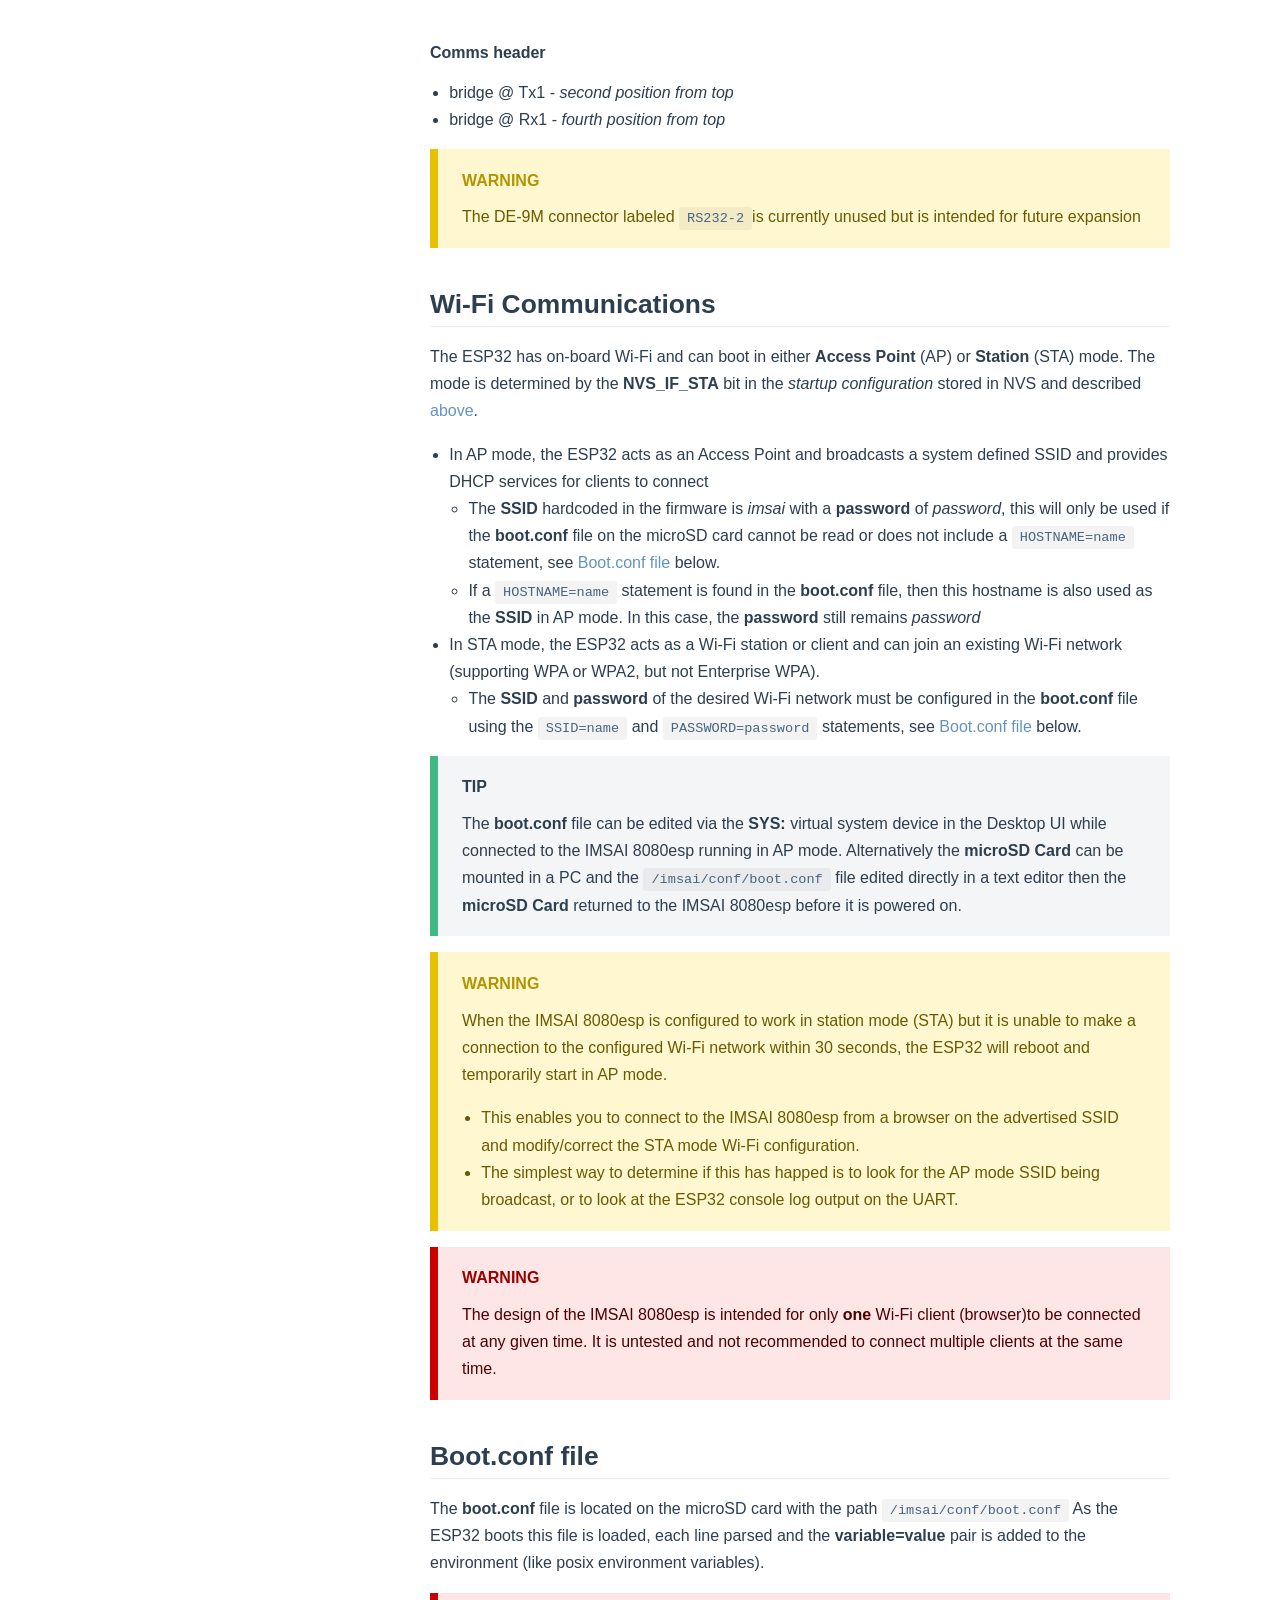
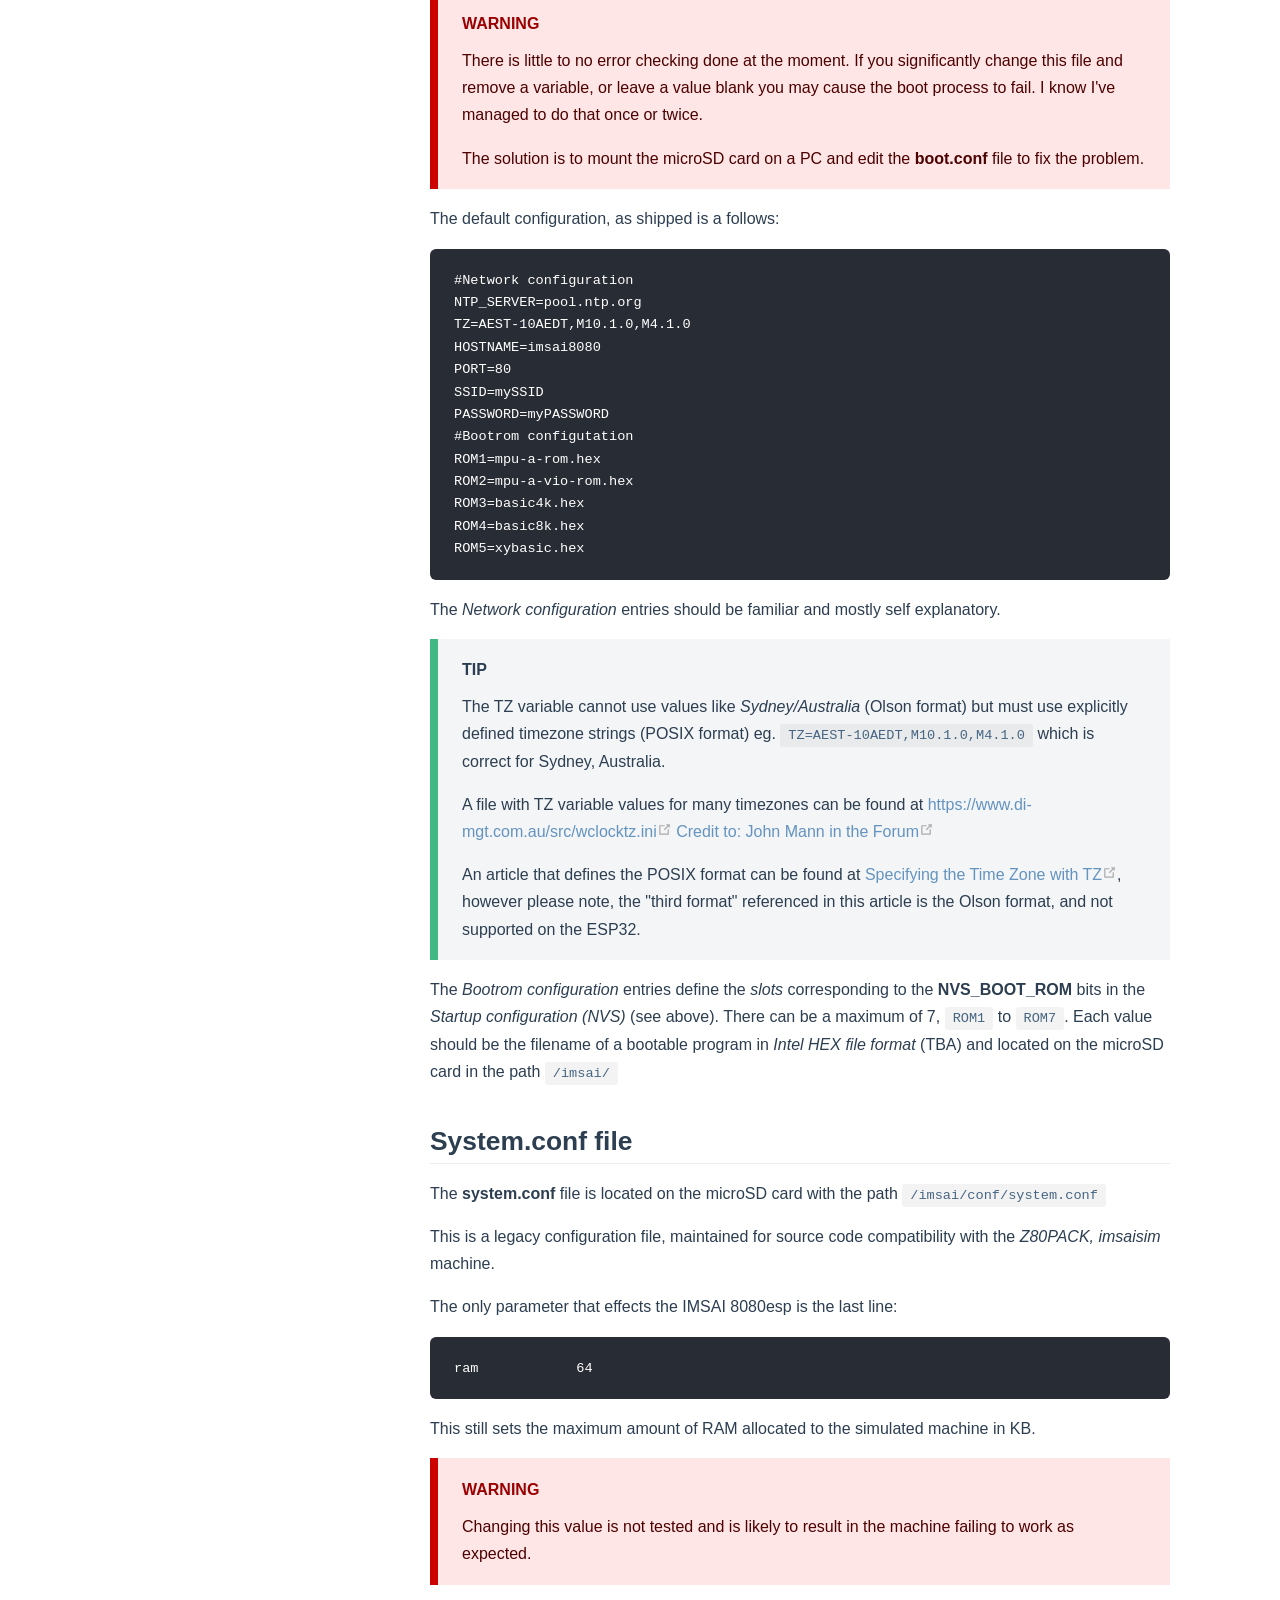
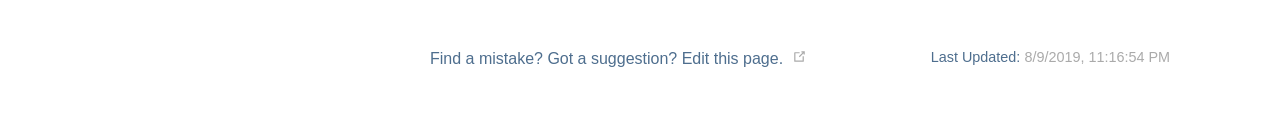
<file: imsai8080/configure/index.html>
<!DOCTYPE html>
<html lang="en-US">
  <head>
    <meta charset="utf-8">
    <meta name="viewport" content="width=device-width,initial-scale=1">
    <title>Configuration (Draft) | The High Nibble</title>
    <meta name="description" content="">
    
    
    <link rel="preload" href="/assets/css/0.styles.112c1b77.css" as="style"><link rel="preload" href="/assets/js/app.58aadc2e.js" as="script"><link rel="preload" href="/assets/js/6.50530529.js" as="script"><link rel="prefetch" href="/assets/js/10.3c4a5558.js"><link rel="prefetch" href="/assets/js/11.78dbc0af.js"><link rel="prefetch" href="/assets/js/2.c849ecf2.js"><link rel="prefetch" href="/assets/js/3.5ab59be6.js"><link rel="prefetch" href="/assets/js/4.7cbe41b0.js"><link rel="prefetch" href="/assets/js/5.03f0e0b8.js"><link rel="prefetch" href="/assets/js/7.7904c2b8.js"><link rel="prefetch" href="/assets/js/8.0b51e2ab.js"><link rel="prefetch" href="/assets/js/9.5ee64872.js">
    <link rel="stylesheet" href="/assets/css/0.styles.112c1b77.css">
  </head>
  <body>
    <div id="app" data-server-rendered="true"><div class="theme-container"><header class="navbar"><div class="sidebar-button"><svg xmlns="http://www.w3.org/2000/svg" aria-hidden="true" role="img" viewBox="0 0 448 512" class="icon"><path fill="currentColor" d="M436 124H12c-6.627 0-12-5.373-12-12V80c0-6.627 5.373-12 12-12h424c6.627 0 12 5.373 12 12v32c0 6.627-5.373 12-12 12zm0 160H12c-6.627 0-12-5.373-12-12v-32c0-6.627 5.373-12 12-12h424c6.627 0 12 5.373 12 12v32c0 6.627-5.373 12-12 12zm0 160H12c-6.627 0-12-5.373-12-12v-32c0-6.627 5.373-12 12-12h424c6.627 0 12 5.373 12 12v32c0 6.627-5.373 12-12 12z"></path></svg></div> <a href="/" class="home-link router-link-active"><!----> <span class="site-name">The High Nibble</span></a> <div class="links" style="max-width:nullpx;"><div class="search-box"><input aria-label="Search" autocomplete="off" spellcheck="false" value=""> <!----></div> <nav class="nav-links can-hide"><div class="nav-item"><a href="/" class="nav-link">Home</a></div><div class="nav-item"><a href="/imsai8080/" class="nav-link router-link-active">IMSAI 8080</a></div><div class="nav-item"><a href="http://bit.ly/IMSAI8080esp" target="_blank" rel="noopener noreferrer" class="nav-link external">
  Forum
  <svg xmlns="http://www.w3.org/2000/svg" aria-hidden="true" x="0px" y="0px" viewBox="0 0 100 100" width="15" height="15" class="icon outbound"><path fill="currentColor" d="M18.8,85.1h56l0,0c2.2,0,4-1.8,4-4v-32h-8v28h-48v-48h28v-8h-32l0,0c-2.2,0-4,1.8-4,4v56C14.8,83.3,16.6,85.1,18.8,85.1z"></path> <polygon fill="currentColor" points="45.7,48.7 51.3,54.3 77.2,28.5 77.2,37.2 85.2,37.2 85.2,14.9 62.8,14.9 62.8,22.9 71.5,22.9"></polygon></svg></a></div> <a href="https://github.com/thehighnibble/firmware" target="_blank" rel="noopener noreferrer" class="repo-link">
    GitHub
    <svg xmlns="http://www.w3.org/2000/svg" aria-hidden="true" x="0px" y="0px" viewBox="0 0 100 100" width="15" height="15" class="icon outbound"><path fill="currentColor" d="M18.8,85.1h56l0,0c2.2,0,4-1.8,4-4v-32h-8v28h-48v-48h28v-8h-32l0,0c-2.2,0-4,1.8-4,4v56C14.8,83.3,16.6,85.1,18.8,85.1z"></path> <polygon fill="currentColor" points="45.7,48.7 51.3,54.3 77.2,28.5 77.2,37.2 85.2,37.2 85.2,14.9 62.8,14.9 62.8,22.9 71.5,22.9"></polygon></svg></a></nav></div></header> <div class="sidebar-mask"></div> <div class="sidebar"><nav class="nav-links"><div class="nav-item"><a href="/" class="nav-link">Home</a></div><div class="nav-item"><a href="/imsai8080/" class="nav-link router-link-active">IMSAI 8080</a></div><div class="nav-item"><a href="http://bit.ly/IMSAI8080esp" target="_blank" rel="noopener noreferrer" class="nav-link external">
  Forum
  <svg xmlns="http://www.w3.org/2000/svg" aria-hidden="true" x="0px" y="0px" viewBox="0 0 100 100" width="15" height="15" class="icon outbound"><path fill="currentColor" d="M18.8,85.1h56l0,0c2.2,0,4-1.8,4-4v-32h-8v28h-48v-48h28v-8h-32l0,0c-2.2,0-4,1.8-4,4v56C14.8,83.3,16.6,85.1,18.8,85.1z"></path> <polygon fill="currentColor" points="45.7,48.7 51.3,54.3 77.2,28.5 77.2,37.2 85.2,37.2 85.2,14.9 62.8,14.9 62.8,22.9 71.5,22.9"></polygon></svg></a></div> <a href="https://github.com/thehighnibble/firmware" target="_blank" rel="noopener noreferrer" class="repo-link">
    GitHub
    <svg xmlns="http://www.w3.org/2000/svg" aria-hidden="true" x="0px" y="0px" viewBox="0 0 100 100" width="15" height="15" class="icon outbound"><path fill="currentColor" d="M18.8,85.1h56l0,0c2.2,0,4-1.8,4-4v-32h-8v28h-48v-48h28v-8h-32l0,0c-2.2,0-4,1.8-4,4v56C14.8,83.3,16.6,85.1,18.8,85.1z"></path> <polygon fill="currentColor" points="45.7,48.7 51.3,54.3 77.2,28.5 77.2,37.2 85.2,37.2 85.2,14.9 62.8,14.9 62.8,22.9 71.5,22.9"></polygon></svg></a></nav>  <ul class="sidebar-links"><li><div class="sidebar-group first"><p class="sidebar-heading open"><span>Configuration (Draft)</span> <!----></p> <ul class="sidebar-group-items"><li><a href="/imsai8080/configure/#overview" class="sidebar-link">Overview</a><ul class="sidebar-sub-headers"></ul></li><li><a href="/imsai8080/configure/#getting-connected" class="sidebar-link">Getting connected</a><ul class="sidebar-sub-headers"></ul></li><li><a href="/imsai8080/configure/#default-configuration" class="sidebar-link">Default configuration</a><ul class="sidebar-sub-headers"><li class="sidebar-sub-header"><a href="/imsai8080/configure/#imsai-8080-guest" class="sidebar-link">IMSAI 8080 (guest)</a></li><li class="sidebar-sub-header"><a href="/imsai8080/configure/#esp32-host" class="sidebar-link">ESP32 (host)</a></li></ul></li><li><a href="/imsai8080/configure/#startup-configuration-non-volatile-storage-nvs" class="sidebar-link">Startup configuration (Non-Volatile Storage, NVS)</a><ul class="sidebar-sub-headers"></ul></li><li><a href="/imsai8080/configure/#serial-communications-rs232-usb" class="sidebar-link">Serial Communications (RS232, USB)</a><ul class="sidebar-sub-headers"><li class="sidebar-sub-header"><a href="/imsai8080/configure/#serial-uart-over-usb" class="sidebar-link">Serial UART over USB</a></li><li class="sidebar-sub-header"><a href="/imsai8080/configure/#serial-uart-over-rs232" class="sidebar-link">Serial UART over RS232</a></li></ul></li><li><a href="/imsai8080/configure/#wi-fi-communications" class="sidebar-link">Wi-Fi Communications</a><ul class="sidebar-sub-headers"></ul></li><li><a href="/imsai8080/configure/#boot-conf-file" class="sidebar-link">Boot.conf file</a><ul class="sidebar-sub-headers"></ul></li><li><a href="/imsai8080/configure/#system-conf-file" class="sidebar-link">System.conf file</a><ul class="sidebar-sub-headers"></ul></li></ul></div></li></ul> </div> <div class="page"> <div class="content"><h1 id="configuration-draft"><a href="#configuration-draft" aria-hidden="true" class="header-anchor">#</a> Configuration (Draft)</h1> <h2 id="overview"><a href="#overview" aria-hidden="true" class="header-anchor">#</a> Overview</h2> <div class="warning custom-block"><p class="custom-block-title">WARNING</p> <p>Just like the real IMSAI 8080 computer, the default configuration of your kit is an empty machine. While you <em>can</em> enter instructions using the toggle switches (and you <em>should</em> experiment with this sometime) it's more interesting to run some real software.
The default configuration is like an empty machine with no ROM only RAM.</p></div> <p>In order to run any applications, you will need to activate a virtual ROM (eg. to run BASIC, or boot a floppy disk) and maybe load an operating system (such as CP/M) from a virtual disk.</p> <p>Also like the original computer, your IMSAI 8080esp has no video output port. Owners of the original IMSAI 8080 would connect a serial terminal (either a teletype printer or visual display unit) to a serial port. While you can still do this (see <a href="http://localhost:8080/imsai8080/configure/#serial-communications-rs232-usb" target="_blank" rel="noopener noreferrer">Serial Communications<svg xmlns="http://www.w3.org/2000/svg" aria-hidden="true" x="0px" y="0px" viewBox="0 0 100 100" width="15" height="15" class="icon outbound"><path fill="currentColor" d="M18.8,85.1h56l0,0c2.2,0,4-1.8,4-4v-32h-8v28h-48v-48h28v-8h-32l0,0c-2.2,0-4,1.8-4,4v56C14.8,83.3,16.6,85.1,18.8,85.1z"></path> <polygon fill="currentColor" points="45.7,48.7 51.3,54.3 77.2,28.5 77.2,37.2 85.2,37.2 85.2,14.9 62.8,14.9 62.8,22.9 71.5,22.9"></polygon></svg></a> section), this modern kit offers a much easier solution using Wi-Fi.</p> <p>Once power is applied to your kit, the ESP32 will create a Wi-Fi Access Point. You can connect your computer to this Wi-Fi network as if it were connected to a Wi-FI router. You can then open a web page, the Desktop UI, that will give you full access to the IMSAI 8080esp - including a virtual serial terminal (TTY:), floppy disks, printer (LPT:) and more.</p> <p>Once connected, you can then configure the IMSAI 8080esp to connect directly to your home Wi-Fi, so you can use it without having to change your Wi-FI settings again.</p> <h2 id="getting-connected"><a href="#getting-connected" aria-hidden="true" class="header-anchor">#</a> Getting connected</h2> <ul><li>Plug in the power to the IMSAI 8080esp kit.</li> <li>On your computer, open the Wi-Fi settings and select the <code>imsai8080</code> network (SSID).</li> <li>When prompted for a password, enter <code>password</code>.</li></ul> <p>Your computer should now be connected, and you will be able to open the Desktop UI. The web interface has been written and tested with the Chrome browser in mind, and you might find it works differently if you are using a different browser.</p> <ul><li>If you have a Mac, open your browser and enter <code>imsai8080.local</code> as the web address.</li> <li>If you have a PC, open your browser and enter <code>192.168.4.1</code> as the address.</li></ul> <h2 id="default-configuration"><a href="#default-configuration" aria-hidden="true" class="header-anchor">#</a> Default configuration</h2> <h3 id="imsai-8080-guest"><a href="#imsai-8080-guest" aria-hidden="true" class="header-anchor">#</a> IMSAI 8080 (guest)</h3> <div class="warning custom-block"><p class="custom-block-title">WARNING</p> <p>The default configuration is like an empty machine with no ROM only RAM.</p></div> <ul><li>RAM is 64K occupying the entire address space from <code>0000h</code> to <code>FFFFh</code></li> <li>CPU is Intel 8080 @ 2MHz with support for undocumented op-codes</li> <li>No boot ROM is active by default</li></ul> <h3 id="esp32-host"><a href="#esp32-host" aria-hidden="true" class="header-anchor">#</a> ESP32 (host)</h3> <ul><li>Wi-Fi set to <strong>Access-Point (AP)</strong> mode with the default SSID of <code>imsai8080</code>, password of <code>password</code></li> <li>Hostname (HOSTNAME environment variable) set to <code>imsai8080</code> (<code>imsai8080.local</code> for mDNS)</li> <li>Port (PORT environment variable) set to <code>80</code></li> <li>Timezone (TZ environment variable) set for AEST+10, ADST+11 (ie. Sydney, Australia)</li> <li>Time server (NTP_SERVER environment variable) set to <code>pool.ntp.org</code></li> <li>POST (Power On Self Test) disabled</li> <li>Console log level set to <code>NONE</code> (details to follow)</li></ul> <div class="tip custom-block"><p class="custom-block-title">TIP</p> <p>Once you are connected to the Wi-Fi network, start a Chrome browser and enter the URL <code>http://imsai8080.local</code> to see the Desktop UI.</p></div> <h2 id="startup-configuration-non-volatile-storage-nvs"><a href="#startup-configuration-non-volatile-storage-nvs" aria-hidden="true" class="header-anchor">#</a> Startup configuration (Non-Volatile Storage, NVS)</h2> <p>The startup configuration is modified via the toggle switches on the front panel.</p> <p>To enter <em>startup configuration mode</em>, follow the sequence:</p> <ol><li>ensure the ESP32 is connected to a USB power source, the red LED on the ESP32 board should be illuminated</li> <li>turn the front panel power switch <strong>off</strong>, <code>PWR OFF</code>, the down position</li> <li>hold the <code>EXAMINE</code> toggle in the <strong>Examine</strong>, up position</li> <li>press and release the <code>Reset</code> switch while holding the <code>EXAMINE</code> toggle up</li> <li>hold the <code>EXAMINE</code> toggle for a second or two</li> <li>release the <code>EXAMINE</code> toggle</li></ol> <div class="tip custom-block"><p class="custom-block-title">TIP</p> <p>There are 2 <code>Reset</code> switches available that both do the same thing:</p> <ul><li>The <code>Tactile Switch SPST-NO</code> you installed in the <code>Reset</code> position on the PCB</li> <li>The small tactile switch on the ESP32 board marked <code>EN</code></li> <li><strong>NOT</strong> the <em>blue toggle switch</em> on the front panel</li></ul></div> <p>The IMSAI 8080esp should now be in <em>startup configuration mode</em>. This is indicted by a running LED pattern (right to left) on the 4 LEDS at the right hand side of the front panel (<code>HOLD</code>, <code>WAIT</code>, <code>RUN</code>, <code>INTERRUPTS ENABLED</code>).</p> <div class="tip custom-block"><p class="custom-block-title">TIP</p> <p>The current <em>startup configuration value</em> is displayed on the Address Bus LEDs (bits 0-15) when you enter <em>startup configuration mode</em>.</p></div> <div class="tip custom-block"><p class="custom-block-title">TIP</p> <p>The whole procedure, including entering a value to boot into CP/M 2.2 (see below) is demonstrated in this <em>Kit Assembly</em> video
 <iframe width="560" height="315" src="https://www.youtube.com/embed/Cwv_gRtWnZM?start=200" frameborder="0" allow="accelerometer; autoplay; encrypted-media; gyroscope; picture-in-picture" allowfullscreen="allowfullscreen"></iframe></p></div> <div class="warning custom-block"><p class="custom-block-title">WARNING</p> <p>When you <strong>Deposit</strong> a new <em>startup configuration value</em>, all the bits of the current value are overwritten. If your objective is to <strong>modify</strong> the existing value changing only a few of the bits, you must toggle in all the bits of the existing value indicated by the Address Bus LEDs and then switch the bits you want to configure differently, before you <strong>Deposit</strong> this new value.</p></div> <div class="tip custom-block"><p class="custom-block-title">Booting into MSBASIC 1.4 (8K)</p> <p>To configure the IMSAI 8080esp to boot directly into a ROM based <em>MSBASIC 1.4 (8K)</em> in 8080 mode @ 2 MHz, the following startup configuration value can be used.</p> <ul><li>Binary: 0000 0100 0000 0000</li> <li>Octal: 002000</li> <li>Hexadecimal: 0400</li></ul> <ol><li>Enter <em>startup configuration mode</em> (above)</li> <li>Toggle in this value on the <strong>Address</strong> toggle switches</li> <li>Raise the <code>DEPOSIT</code> toggle to the <strong>Deposit</strong>, up position to store the entered startup configuration value.</li> <li>Reboot the IMSAI 8080esp by pressing a <code>Reset</code> switch</li></ol></div> <div class="tip custom-block"><p class="custom-block-title">Booting into XYBASIC</p> <p>To configure the IMSAI 8080esp to boot directly into a ROM based <em>XYBASIC</em> in Z80 mode @ 4 MHz, the following startup configuration value can be used.</p> <ul><li>Binary: 0000 0101 0101 0000</li> <li>Octal: 002520</li> <li>Hexadecimal: 0550</li></ul> <ol><li>Enter <em>startup configuration mode</em> (above)</li> <li>Toggle in this value on the <strong>Address</strong> toggle switches</li> <li>Raise the <code>DEPOSIT</code> toggle to the <strong>Deposit</strong>, up position to store the entered startup configuration value.</li> <li>Reboot the IMSAI 8080esp by pressing a <code>Reset</code> switch</li></ol></div> <div class="tip custom-block"><p class="custom-block-title">Booting into CP/M 2.2</p> <p>To configure the IMSAI 8080esp to boot from the disk image in drive <code>DSK:A:</code> in Z80 mode @ 4 MHz, the following startup configuration value can be used. You can mount the <code>cpm_22.dsk</code> disk image in drive <code>DSK:A:</code> via the <em>Desktop UI</em>.</p> <ul><li>Binary: 0000 1001 0101 0000</li> <li>Octal: 004520</li> <li>Hexadecimal: 0950</li></ul> <ol><li>Enter <em>startup configuration mode</em> (above)</li> <li>Toggle in this value on the <strong>Address</strong> toggle switches</li> <li>Raise the <code>DEPOSIT</code> toggle to the <strong>Deposit</strong>, up position to store the entered startup configuration value.</li> <li>Reboot the IMSAI 8080esp by pressing a <code>Reset</code> switch</li></ol></div> <table><thead><tr><th style="text-align:right">Address Bit</th> <th>Name</th> <th>Equivalent Flag</th> <th>Description</th></tr></thead> <tbody><tr><td style="text-align:right">0</td> <td>NVS_POST</td> <td>n/a</td> <td>Enable Power On Self Test (POST)</td></tr> <tr><td style="text-align:right">1-2</td> <td>NVS_LOG_LEVEL</td> <td>n/a</td> <td>Set ESP32 console <strong>Log Level</strong>, 0 = NONE; 1 = ERROR; 2 = WARN; 3 = INFO</td></tr> <tr><td style="text-align:right">3</td> <td>NVS_IF_STA</td> <td>n/a</td> <td>Set Wi-Fi Mode,  0 = Access Point Mode (AP); 1 = Station Mode (STA)</td></tr> <tr><td style="text-align:right">4</td> <td>NVS_Z80</td> <td><code>-z</code>, <code>-8</code></td> <td>Enable Z80 CPU emulation, 0 = 8080 <code>-8</code>; 1 = Z80 <code>-z</code></td></tr> <tr><td style="text-align:right">5</td> <td>NVS_NO_UNDOC</td> <td><code>-u</code></td> <td>Suppress support for undocumented op. codes, 1 = <code>-u</code></td></tr> <tr><td style="text-align:right">6</td> <td>NVS_4MHZ</td> <td><code>-f</code></td> <td>Set CPU speed, 0 = 2 MHz <code>-f 2</code>; 1 = 4 MHz <code>-f 4</code></td></tr> <tr><td style="text-align:right">7</td> <td>NVS_UNLIMITED</td> <td><code>-f 0</code></td> <td>Set CPU speed to Unlimited, 0 = use speed from bit 6; 1 = Unlimited <code>-f 0</code></td></tr> <tr><td style="text-align:right">8-10</td> <td>NVS_BOOT_ROM</td> <td><code>-x</code></td> <td>Set boot ROM to 1 of 7 <em>slots</em>, 0 = No boot ROM, 1-7 = use slot <em>n</em> <code>-x $ROMn</code></td></tr> <tr><td style="text-align:right">11</td> <td>NVS_BANK_ROM</td> <td><code>-r</code></td> <td>Enable <strong>MPU-B(A)</strong> style Banked ROM/RAM functionality, 1 = <code>-r</code>. Only compatible with MPU-A ROM images.</td></tr> <tr><td style="text-align:right">12-15</td> <td></td> <td></td> <td>Reserved for future use</td></tr></tbody></table> <p>To set the startup configuration mode value, follow the sequence:</p> <ol><li>To <strong>set</strong> a bit, put the corresponding <strong>Address</strong> toggle switch in the <strong>up</strong> position.</li> <li>To <strong>clear</strong> a bit, put the corresponding <strong>Address</strong> toggle switch in the <strong>down</strong> position.</li> <li>Raise the <code>DEPOSIT</code> toggle to the <strong>Deposit</strong>, up position to store the entered startup configuration value.</li></ol> <div class="warning custom-block"><p class="custom-block-title">WARNING</p> <p>The IMSAI 8080esp must be rebooted for the new configuration to take effect. This can be done by pressing a <code>Reset</code> switch.</p></div> <div class="tip custom-block"><p class="custom-block-title">TIP</p> <p>For further details about the <em>Equivalent Flag</em> refer to the <strong>Z80PACK</strong> documentation for the <strong>imsaisim</strong> machine.</p></div> <h2 id="serial-communications-rs232-usb"><a href="#serial-communications-rs232-usb" aria-hidden="true" class="header-anchor">#</a> Serial Communications (RS232, USB)</h2> <p>The <strong>IMSAI 8080esp</strong> is configured with a single simulated <strong>SIO</strong> UART (TTY:). When the machine boots, the <strong>SIO</strong> UART is routed to the physical UART on the <code>ESP32-PICO-KIT</code>.</p> <p>This enables you to use any software on the IMSAI 8080 that communicates via the SIO (TTY:) using a terminal or terminal emulator depending your method of connection.</p> <p>The only supported speed with the current firmware is 115200 baud @ 8N1</p> <div class="tip custom-block"><p class="custom-block-title">TIP</p> <p>Both the <em>ESP32 console log</em> and the IMSAI 8080 <strong>SIO</strong> (TTY:) will be directed to the serial UART. If you set the <code>NVS_LOG_LEVEL</code> to <code>INFO</code> (3) this will likely send console log messages during normal use of the machine. It is recommended to set the <code>NVS_LOG_LEVEL</code> to a lower level during normal operation.</p></div> <div class="warning custom-block"><p class="custom-block-title">WARNING</p> <p>If you start the <strong>Desktop UI</strong> from a web browser and the <em>TTY: virtual device</em> is connected (default behavior) then the simulated SIO UART (TTY:) is disconnected from the physical UART on the <code>ESP32-PICO-KIT</code> and instead re-routed to the <em>TTY: virtual device</em> on the Desktop UI. If the <em>TTY: virtual device</em> is disconnected, then the SIO UART is re-routed back to the physical UART on the <code>ESP32-PICO-KIT</code>, ie. only one of these two destinations can be connected at a time.</p> <p><strong>Note: the <em>ESP32 console log</em> is always sent to the physical UART and is never redirected.</strong></p></div> <h3 id="serial-uart-over-usb"><a href="#serial-uart-over-usb" aria-hidden="true" class="header-anchor">#</a> Serial UART over USB</h3> <p>The <code>ESP32-PICO-KIT</code> supports serial communications from the UART over USB. It uses a <em>Silicon Labs CP210x USB to UART bridge</em></p> <ol><li>connect the <code>ESPP32-PICO-KIT</code> to a PC using a suitable USB cable</li> <li>start a terminal emulator on the PC set for 115200 baud 8N1 connected to the serial device your OS identifies the <code>ESP32-PICO-KIT</code> on
<ul><li>Windows will be a COMx: port</li> <li>OSX will be /dev/tty.SLAB_USBtoUART</li> <li>Linux will be /dev/ttyUSB0 (or similar, TBA)</li></ul></li></ol> <div class="tip custom-block"><p class="custom-block-title">TIP</p> <p>If you do not see a TTY/COM port on your PC presented by the ESP32-PICO-KIT when connected, you may need to install a driver for the <em>Silicon Labs CP210x USB to UART bridge</em>.</p> <p>Drivers are available direct from the manufacturer at <a href="https://www.silabs.com/products/development-tools/software/usb-to-uart-bridge-vcp-drivers" target="_blank" rel="noopener noreferrer">https://www.silabs.com/products/development-tools/software/usb-to-uart-bridge-vcp-drivers<svg xmlns="http://www.w3.org/2000/svg" aria-hidden="true" x="0px" y="0px" viewBox="0 0 100 100" width="15" height="15" class="icon outbound"><path fill="currentColor" d="M18.8,85.1h56l0,0c2.2,0,4-1.8,4-4v-32h-8v28h-48v-48h28v-8h-32l0,0c-2.2,0-4,1.8-4,4v56C14.8,83.3,16.6,85.1,18.8,85.1z"></path> <polygon fill="currentColor" points="45.7,48.7 51.3,54.3 77.2,28.5 77.2,37.2 85.2,37.2 85.2,14.9 62.8,14.9 62.8,22.9 71.5,22.9"></polygon></svg></a></p></div> <p>Additional information is available from the Espressif (manufacturer of the <code>ESP32-PICO-KIT</code>) web site at <a href="https://docs.espressif.com/projects/esp-idf/en/latest/get-started/establish-serial-connection.html" target="_blank" rel="noopener noreferrer">https://docs.espressif.com/projects/esp-idf/en/latest/get-started/establish-serial-connection.html<svg xmlns="http://www.w3.org/2000/svg" aria-hidden="true" x="0px" y="0px" viewBox="0 0 100 100" width="15" height="15" class="icon outbound"><path fill="currentColor" d="M18.8,85.1h56l0,0c2.2,0,4-1.8,4-4v-32h-8v28h-48v-48h28v-8h-32l0,0c-2.2,0-4,1.8-4,4v56C14.8,83.3,16.6,85.1,18.8,85.1z"></path> <polygon fill="currentColor" points="45.7,48.7 51.3,54.3 77.2,28.5 77.2,37.2 85.2,37.2 85.2,14.9 62.8,14.9 62.8,22.9 71.5,22.9"></polygon></svg></a></p> <h3 id="serial-uart-over-rs232"><a href="#serial-uart-over-rs232" aria-hidden="true" class="header-anchor">#</a> Serial UART over RS232</h3> <p><em>Serial UART over RS232</em> and <em>Serial UART over USB</em> are mutually exclusive, ie. they cannot be used at the same time.</p> <p><em>Serial UART over RS232</em> is configured by using the supplied jumpers/shunts to bridge the required pins on the <code>Patch</code> and <code>Comms</code> headers accessible on the rear of the PCB, and connecting a suitable RS232 device to the DE-9M connector labeled <code>RS232-1</code></p> <p>RS232 line levels are provided by the Maxim MAX3232 IC (data sheet TBA)</p> <p>You must position 4 of the jumpers/shunts provided to enable the <em>Serial UART over RS232</em>. This image shows the only currently valid and supported configuration for the jumpers/shunts on both the <code>Patch</code> and <code>Comms</code> headers.</p> <p><img src="/assets/img/rs232_jumpers.aa5b21af.jpg" alt="Patch & Comms jumpers"></p> <h4 id="patch-header"><a href="#patch-header" aria-hidden="true" class="header-anchor">#</a> Patch header</h4> <ul><li>bridge Tx - T1 - <em>position second from right</em></li> <li>bridge Rx - R1 - <em>right most position</em></li></ul> <h4 id="comms-header"><a href="#comms-header" aria-hidden="true" class="header-anchor">#</a> Comms header</h4> <ul><li>bridge @ Tx1 - <em>second position from top</em></li> <li>bridge @ Rx1 - <em>fourth position from top</em></li></ul> <div class="warning custom-block"><p class="custom-block-title">WARNING</p> <p>The DE-9M connector labeled <code>RS232-2</code>is currently unused but is intended for future expansion</p></div> <h2 id="wi-fi-communications"><a href="#wi-fi-communications" aria-hidden="true" class="header-anchor">#</a> Wi-Fi Communications</h2> <p>The ESP32 has on-board Wi-Fi and can boot in either <strong>Access Point</strong> (AP) or <strong>Station</strong> (STA) mode. The mode is determined by the <strong>NVS_IF_STA</strong> bit in the <em>startup configuration</em> stored in NVS and described <a href="#startup-configuration-non-volatile-storage-nvs">above</a>.</p> <ul><li>In AP mode, the ESP32 acts as an Access Point and broadcasts a system defined SSID and provides DHCP services for clients to connect
<ul><li>The <strong>SSID</strong> hardcoded in the firmware is <em>imsai</em> with a <strong>password</strong> of <em>password</em>, this will only be used if the <strong>boot.conf</strong> file on the microSD card cannot be read or does not include a <code>HOSTNAME=name</code> statement, see <a href="#boot-conf-file">Boot.conf file</a> below.</li> <li>If a <code>HOSTNAME=name</code> statement is found in the <strong>boot.conf</strong> file, then this hostname is also used as the <strong>SSID</strong> in AP mode. In this case, the <strong>password</strong> still remains <em>password</em></li></ul></li> <li>In STA mode, the ESP32 acts as a Wi-Fi station or client and can join an existing Wi-Fi network (supporting WPA or WPA2, but not Enterprise WPA).
<ul><li>The <strong>SSID</strong> and <strong>password</strong> of the desired Wi-Fi network must be configured in the <strong>boot.conf</strong> file using the <code>SSID=name</code> and <code>PASSWORD=password</code> statements, see <a href="#boot-conf-file">Boot.conf file</a> below.</li></ul></li></ul> <div class="tip custom-block"><p class="custom-block-title">TIP</p> <p>The <strong>boot.conf</strong> file can be edited via the <strong>SYS:</strong> virtual system device in the Desktop UI while connected to the IMSAI 8080esp running in AP mode.
Alternatively the <strong>microSD Card</strong> can be mounted in a PC and the <code>/imsai/conf/boot.conf</code> file edited directly in a text editor then the <strong>microSD Card</strong> returned to the IMSAI 8080esp before it is powered on.</p></div> <div class="warning custom-block"><p class="custom-block-title">WARNING</p> <p>When the IMSAI 8080esp is configured to work in station mode (STA) but it is unable to make a connection to the configured Wi-Fi network within 30 seconds, the ESP32 will reboot and temporarily start in AP mode.</p> <ul><li>This enables you to connect to the IMSAI 8080esp from a browser on the advertised SSID and modify/correct the STA mode Wi-Fi configuration.</li> <li>The simplest way to determine if this has happed is to look for the AP mode SSID being broadcast, or to look at the ESP32 console log output on the UART.</li></ul></div> <div class="danger custom-block"><p class="custom-block-title">WARNING</p> <p>The design of the IMSAI 8080esp is intended for only <strong>one</strong> Wi-Fi client (browser)to be connected at any given time. It is untested and not recommended to connect multiple clients at the same time.</p></div> <h2 id="boot-conf-file"><a href="#boot-conf-file" aria-hidden="true" class="header-anchor">#</a> Boot.conf file</h2> <p>The <strong>boot.conf</strong> file is located on the microSD card with the path <code>/imsai/conf/boot.conf</code>
As the ESP32 boots this file is loaded, each line parsed and the <strong>variable=value</strong> pair is added to the environment (like posix environment variables).</p> <div class="danger custom-block"><p class="custom-block-title">WARNING</p> <p>There is little to no error checking done at the moment. If you significantly change this file and remove a variable, or leave a value blank you may cause the boot process to fail. I know I've managed to do that once or twice.</p> <p>The solution is to mount the microSD card on a PC and edit the <strong>boot.conf</strong> file to fix the problem.</p></div> <p>The default configuration, as shipped is a follows:</p> <div class="language-conf extra-class"><pre class="language-text"><code>#Network configuration
NTP_SERVER=pool.ntp.org
TZ=AEST-10AEDT,M10.1.0,M4.1.0
HOSTNAME=imsai8080
PORT=80
SSID=mySSID
PASSWORD=myPASSWORD
#Bootrom configutation
ROM1=mpu-a-rom.hex
ROM2=mpu-a-vio-rom.hex
ROM3=basic4k.hex
ROM4=basic8k.hex
ROM5=xybasic.hex
</code></pre></div><p>The <em>Network configuration</em> entries should be familiar and mostly self explanatory.</p> <div class="tip custom-block"><p class="custom-block-title">TIP</p> <p>The TZ variable cannot use values like <em>Sydney/Australia</em> (Olson format) but must use explicitly defined timezone strings (POSIX format) eg. <code>TZ=AEST-10AEDT,M10.1.0,M4.1.0</code> which is correct for Sydney, Australia.</p> <p>A file with TZ variable values for many timezones can be found at <a href="https://www.di-mgt.com.au/src/wclocktz.ini" target="_blank" rel="noopener noreferrer">https://www.di-mgt.com.au/src/wclocktz.ini<svg xmlns="http://www.w3.org/2000/svg" aria-hidden="true" x="0px" y="0px" viewBox="0 0 100 100" width="15" height="15" class="icon outbound"><path fill="currentColor" d="M18.8,85.1h56l0,0c2.2,0,4-1.8,4-4v-32h-8v28h-48v-48h28v-8h-32l0,0c-2.2,0-4,1.8-4,4v56C14.8,83.3,16.6,85.1,18.8,85.1z"></path> <polygon fill="currentColor" points="45.7,48.7 51.3,54.3 77.2,28.5 77.2,37.2 85.2,37.2 85.2,14.9 62.8,14.9 62.8,22.9 71.5,22.9"></polygon></svg></a> <a href="https://groups.google.com/d/msg/imsai8080esp/PdNyxAOeBhU/7_IgKXXbCAAJ" target="_blank" rel="noopener noreferrer">Credit to: John Mann in the Forum<svg xmlns="http://www.w3.org/2000/svg" aria-hidden="true" x="0px" y="0px" viewBox="0 0 100 100" width="15" height="15" class="icon outbound"><path fill="currentColor" d="M18.8,85.1h56l0,0c2.2,0,4-1.8,4-4v-32h-8v28h-48v-48h28v-8h-32l0,0c-2.2,0-4,1.8-4,4v56C14.8,83.3,16.6,85.1,18.8,85.1z"></path> <polygon fill="currentColor" points="45.7,48.7 51.3,54.3 77.2,28.5 77.2,37.2 85.2,37.2 85.2,14.9 62.8,14.9 62.8,22.9 71.5,22.9"></polygon></svg></a></p> <p>An article that defines the POSIX format can be found at <a href="https://www.gnu.org/software/libc/manual/html_node/TZ-Variable.html" target="_blank" rel="noopener noreferrer">Specifying the Time Zone with TZ<svg xmlns="http://www.w3.org/2000/svg" aria-hidden="true" x="0px" y="0px" viewBox="0 0 100 100" width="15" height="15" class="icon outbound"><path fill="currentColor" d="M18.8,85.1h56l0,0c2.2,0,4-1.8,4-4v-32h-8v28h-48v-48h28v-8h-32l0,0c-2.2,0-4,1.8-4,4v56C14.8,83.3,16.6,85.1,18.8,85.1z"></path> <polygon fill="currentColor" points="45.7,48.7 51.3,54.3 77.2,28.5 77.2,37.2 85.2,37.2 85.2,14.9 62.8,14.9 62.8,22.9 71.5,22.9"></polygon></svg></a>, however please note, the &quot;third format&quot; referenced in this article is the Olson format, and not supported on the ESP32.</p></div> <p>The <em>Bootrom configuration</em> entries define the <em>slots</em> corresponding to the <strong>NVS_BOOT_ROM</strong> bits in the <em>Startup configuration (NVS)</em> (see above). There can be a maximum of 7, <code>ROM1</code> to <code>ROM7</code>. Each value should be the filename of a bootable program in <em>Intel HEX file format</em> (TBA) and located on the microSD card in the path <code>/imsai/</code></p> <h2 id="system-conf-file"><a href="#system-conf-file" aria-hidden="true" class="header-anchor">#</a> System.conf file</h2> <p>The <strong>system.conf</strong> file is located on the microSD card with the path <code>/imsai/conf/system.conf</code></p> <p>This is a legacy configuration file, maintained for source code compatibility with the <em>Z80PACK, imsaisim</em> machine.</p> <p>The only parameter that effects the IMSAI 8080esp is the last line:</p> <div class="language-config extra-class"><pre class="language-text"><code>ram            64
</code></pre></div><p>This still sets the maximum amount of RAM allocated to the simulated machine in KB.</p> <div class="danger custom-block"><p class="custom-block-title">WARNING</p> <p>Changing this value is not tested and is likely to result in the machine failing to work as expected.</p></div></div> <div class="page-edit"><div class="edit-link"><a href="https://github.com/thehighnibble/thehighnibble.github.io/edit/vuepress/docs/imsai8080/configure/README.md" target="_blank" rel="noopener noreferrer">Find a mistake? Got a suggestion? Edit this page.</a> <svg xmlns="http://www.w3.org/2000/svg" aria-hidden="true" x="0px" y="0px" viewBox="0 0 100 100" width="15" height="15" class="icon outbound"><path fill="currentColor" d="M18.8,85.1h56l0,0c2.2,0,4-1.8,4-4v-32h-8v28h-48v-48h28v-8h-32l0,0c-2.2,0-4,1.8-4,4v56C14.8,83.3,16.6,85.1,18.8,85.1z"></path> <polygon fill="currentColor" points="45.7,48.7 51.3,54.3 77.2,28.5 77.2,37.2 85.2,37.2 85.2,14.9 62.8,14.9 62.8,22.9 71.5,22.9"></polygon></svg></div> <div class="last-updated"><span class="prefix">Last Updated: </span> <span class="time">8/10/2019, 9:16:54 AM</span></div></div> <!----> </div> <!----></div></div>
    <script src="/assets/js/app.58aadc2e.js" defer></script><script src="/assets/js/6.50530529.js" defer></script>
  </body>
</html>
</file>
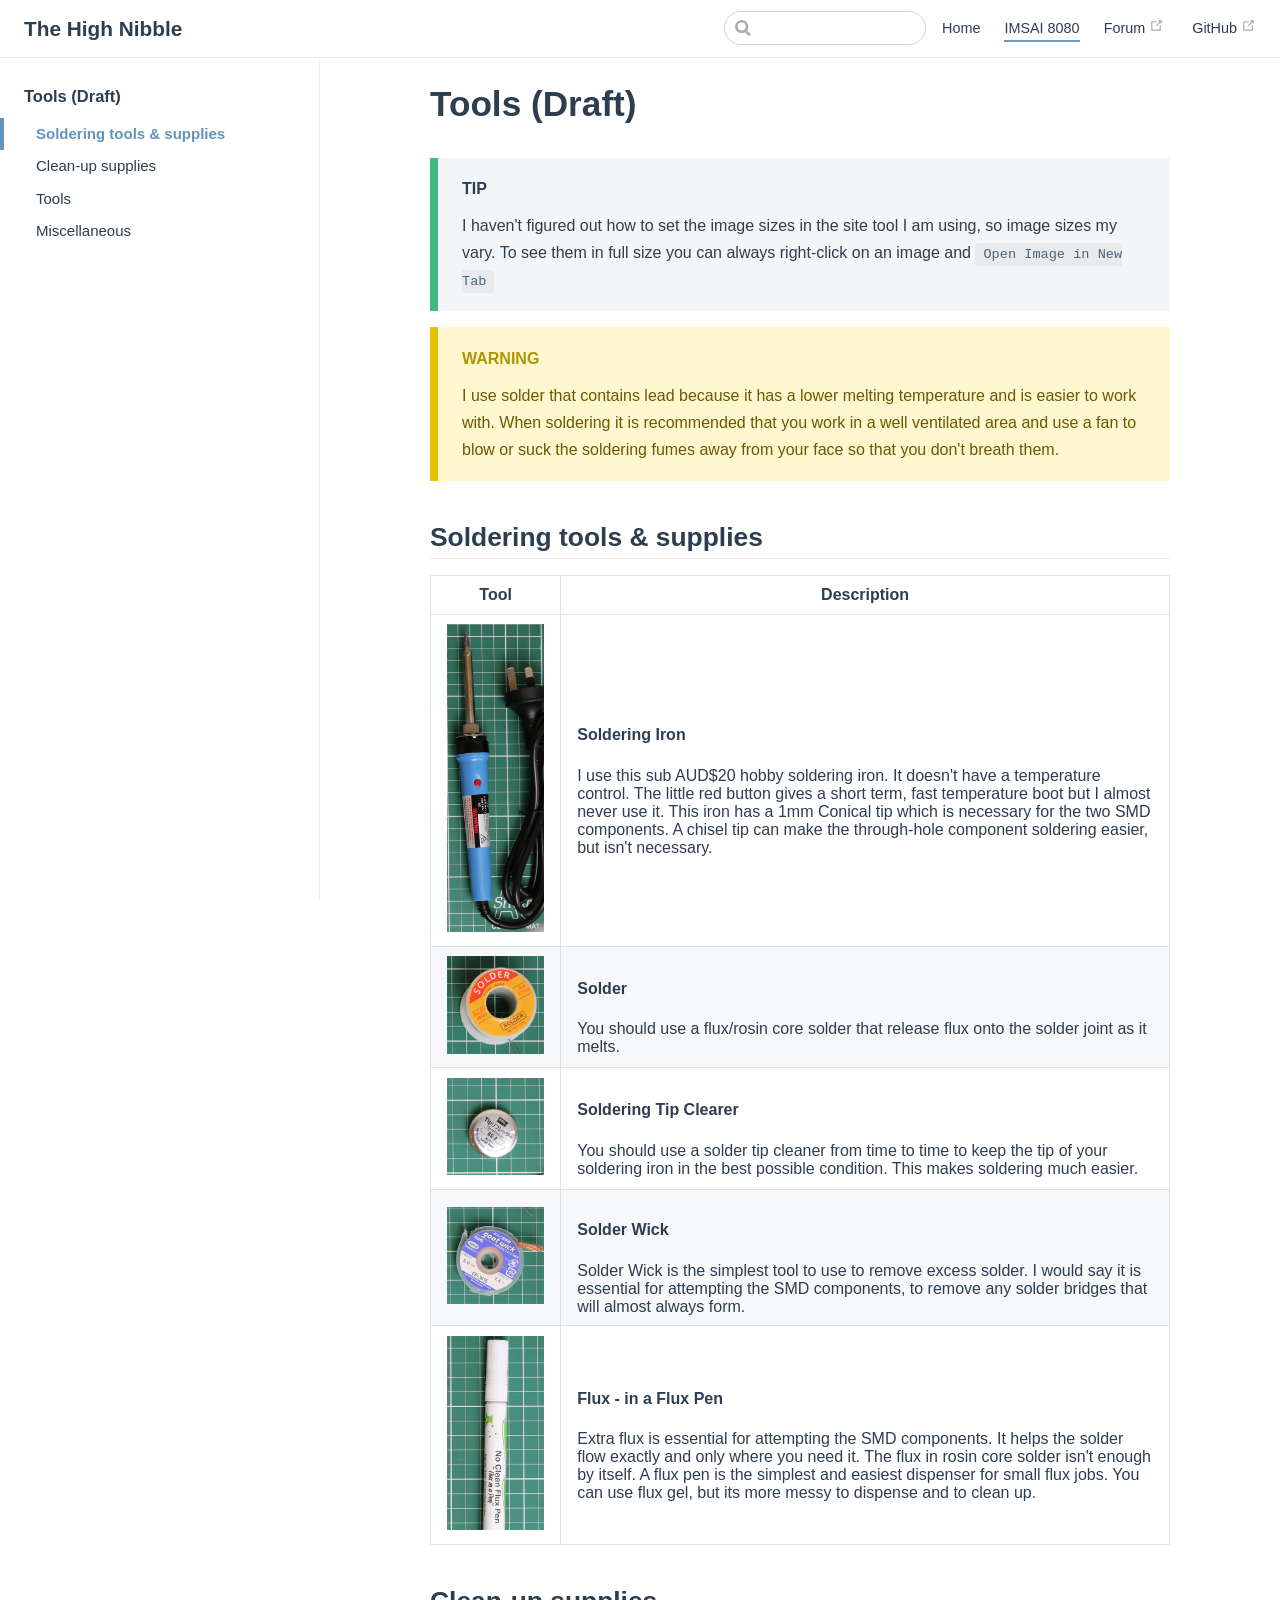
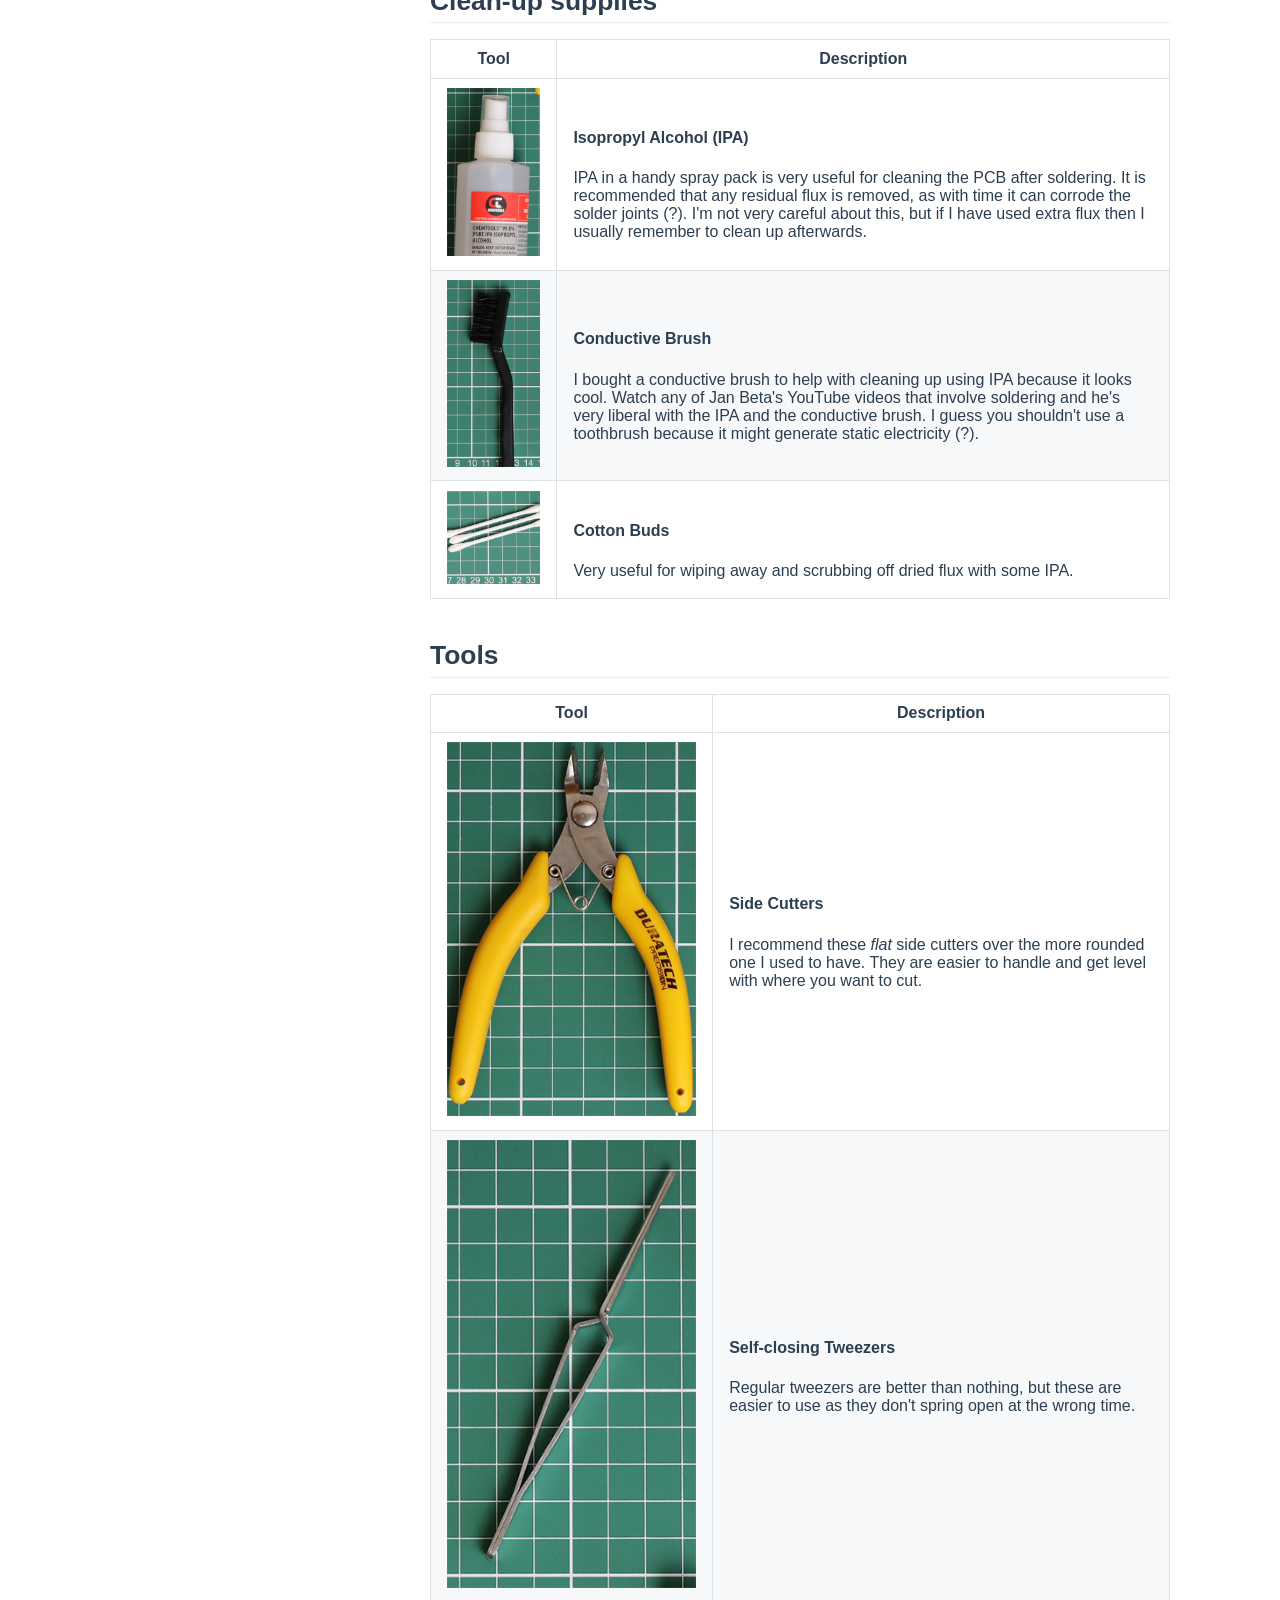
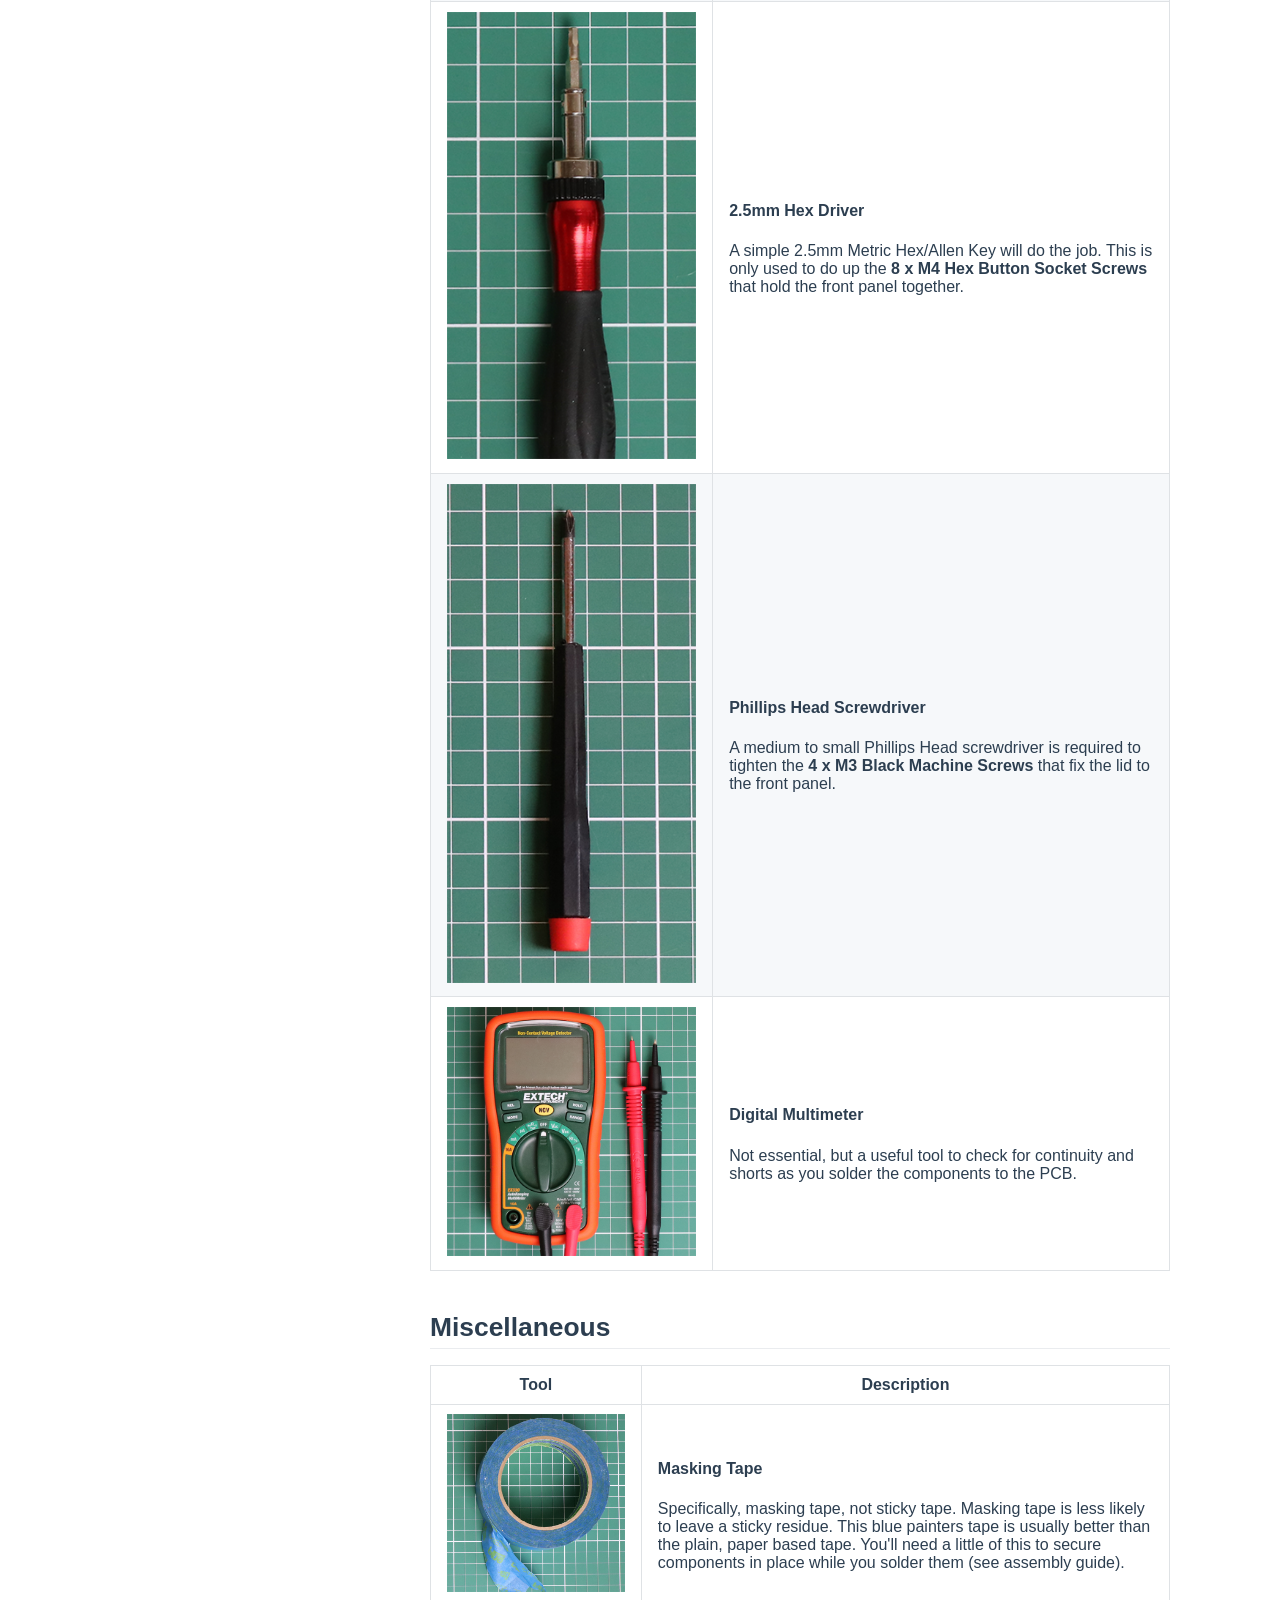
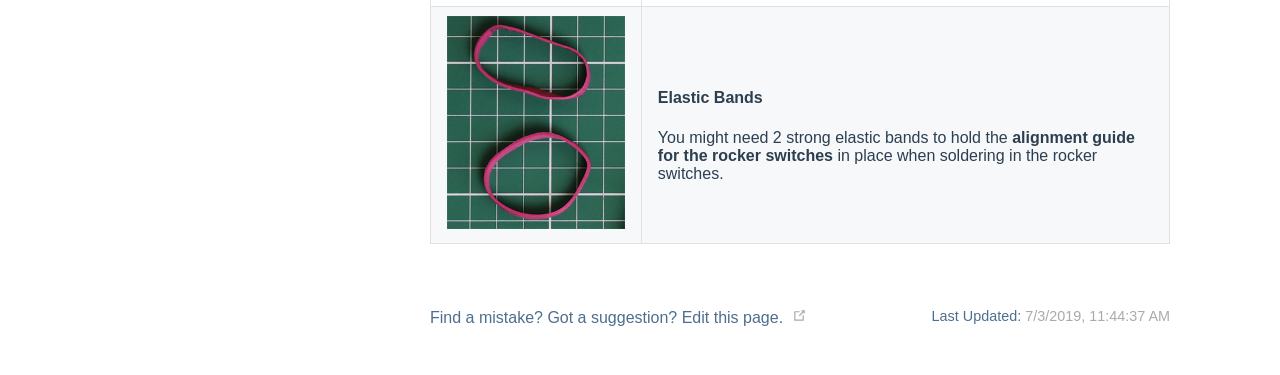
<file: imsai8080/tools/index.html>
<!DOCTYPE html>
<html lang="en-US">
  <head>
    <meta charset="utf-8">
    <meta name="viewport" content="width=device-width,initial-scale=1">
    <title>Tools (Draft) | The High Nibble</title>
    <meta name="description" content="">
    
    
    <link rel="preload" href="/assets/css/0.styles.112c1b77.css" as="style"><link rel="preload" href="/assets/js/app.58aadc2e.js" as="script"><link rel="preload" href="/assets/js/3.5ab59be6.js" as="script"><link rel="prefetch" href="/assets/js/10.3c4a5558.js"><link rel="prefetch" href="/assets/js/11.78dbc0af.js"><link rel="prefetch" href="/assets/js/2.c849ecf2.js"><link rel="prefetch" href="/assets/js/4.7cbe41b0.js"><link rel="prefetch" href="/assets/js/5.03f0e0b8.js"><link rel="prefetch" href="/assets/js/6.50530529.js"><link rel="prefetch" href="/assets/js/7.7904c2b8.js"><link rel="prefetch" href="/assets/js/8.0b51e2ab.js"><link rel="prefetch" href="/assets/js/9.5ee64872.js">
    <link rel="stylesheet" href="/assets/css/0.styles.112c1b77.css">
  </head>
  <body>
    <div id="app" data-server-rendered="true"><div class="theme-container"><header class="navbar"><div class="sidebar-button"><svg xmlns="http://www.w3.org/2000/svg" aria-hidden="true" role="img" viewBox="0 0 448 512" class="icon"><path fill="currentColor" d="M436 124H12c-6.627 0-12-5.373-12-12V80c0-6.627 5.373-12 12-12h424c6.627 0 12 5.373 12 12v32c0 6.627-5.373 12-12 12zm0 160H12c-6.627 0-12-5.373-12-12v-32c0-6.627 5.373-12 12-12h424c6.627 0 12 5.373 12 12v32c0 6.627-5.373 12-12 12zm0 160H12c-6.627 0-12-5.373-12-12v-32c0-6.627 5.373-12 12-12h424c6.627 0 12 5.373 12 12v32c0 6.627-5.373 12-12 12z"></path></svg></div> <a href="/" class="home-link router-link-active"><!----> <span class="site-name">The High Nibble</span></a> <div class="links" style="max-width:nullpx;"><div class="search-box"><input aria-label="Search" autocomplete="off" spellcheck="false" value=""> <!----></div> <nav class="nav-links can-hide"><div class="nav-item"><a href="/" class="nav-link">Home</a></div><div class="nav-item"><a href="/imsai8080/" class="nav-link router-link-active">IMSAI 8080</a></div><div class="nav-item"><a href="http://bit.ly/IMSAI8080esp" target="_blank" rel="noopener noreferrer" class="nav-link external">
  Forum
  <svg xmlns="http://www.w3.org/2000/svg" aria-hidden="true" x="0px" y="0px" viewBox="0 0 100 100" width="15" height="15" class="icon outbound"><path fill="currentColor" d="M18.8,85.1h56l0,0c2.2,0,4-1.8,4-4v-32h-8v28h-48v-48h28v-8h-32l0,0c-2.2,0-4,1.8-4,4v56C14.8,83.3,16.6,85.1,18.8,85.1z"></path> <polygon fill="currentColor" points="45.7,48.7 51.3,54.3 77.2,28.5 77.2,37.2 85.2,37.2 85.2,14.9 62.8,14.9 62.8,22.9 71.5,22.9"></polygon></svg></a></div> <a href="https://github.com/thehighnibble/firmware" target="_blank" rel="noopener noreferrer" class="repo-link">
    GitHub
    <svg xmlns="http://www.w3.org/2000/svg" aria-hidden="true" x="0px" y="0px" viewBox="0 0 100 100" width="15" height="15" class="icon outbound"><path fill="currentColor" d="M18.8,85.1h56l0,0c2.2,0,4-1.8,4-4v-32h-8v28h-48v-48h28v-8h-32l0,0c-2.2,0-4,1.8-4,4v56C14.8,83.3,16.6,85.1,18.8,85.1z"></path> <polygon fill="currentColor" points="45.7,48.7 51.3,54.3 77.2,28.5 77.2,37.2 85.2,37.2 85.2,14.9 62.8,14.9 62.8,22.9 71.5,22.9"></polygon></svg></a></nav></div></header> <div class="sidebar-mask"></div> <div class="sidebar"><nav class="nav-links"><div class="nav-item"><a href="/" class="nav-link">Home</a></div><div class="nav-item"><a href="/imsai8080/" class="nav-link router-link-active">IMSAI 8080</a></div><div class="nav-item"><a href="http://bit.ly/IMSAI8080esp" target="_blank" rel="noopener noreferrer" class="nav-link external">
  Forum
  <svg xmlns="http://www.w3.org/2000/svg" aria-hidden="true" x="0px" y="0px" viewBox="0 0 100 100" width="15" height="15" class="icon outbound"><path fill="currentColor" d="M18.8,85.1h56l0,0c2.2,0,4-1.8,4-4v-32h-8v28h-48v-48h28v-8h-32l0,0c-2.2,0-4,1.8-4,4v56C14.8,83.3,16.6,85.1,18.8,85.1z"></path> <polygon fill="currentColor" points="45.7,48.7 51.3,54.3 77.2,28.5 77.2,37.2 85.2,37.2 85.2,14.9 62.8,14.9 62.8,22.9 71.5,22.9"></polygon></svg></a></div> <a href="https://github.com/thehighnibble/firmware" target="_blank" rel="noopener noreferrer" class="repo-link">
    GitHub
    <svg xmlns="http://www.w3.org/2000/svg" aria-hidden="true" x="0px" y="0px" viewBox="0 0 100 100" width="15" height="15" class="icon outbound"><path fill="currentColor" d="M18.8,85.1h56l0,0c2.2,0,4-1.8,4-4v-32h-8v28h-48v-48h28v-8h-32l0,0c-2.2,0-4,1.8-4,4v56C14.8,83.3,16.6,85.1,18.8,85.1z"></path> <polygon fill="currentColor" points="45.7,48.7 51.3,54.3 77.2,28.5 77.2,37.2 85.2,37.2 85.2,14.9 62.8,14.9 62.8,22.9 71.5,22.9"></polygon></svg></a></nav>  <ul class="sidebar-links"><li><div class="sidebar-group first"><p class="sidebar-heading open"><span>Tools (Draft)</span> <!----></p> <ul class="sidebar-group-items"><li><a href="/imsai8080/tools/#soldering-tools-supplies" class="sidebar-link">Soldering tools &amp; supplies</a><ul class="sidebar-sub-headers"></ul></li><li><a href="/imsai8080/tools/#clean-up-supplies" class="sidebar-link">Clean-up supplies</a><ul class="sidebar-sub-headers"></ul></li><li><a href="/imsai8080/tools/#tools" class="sidebar-link">Tools</a><ul class="sidebar-sub-headers"></ul></li><li><a href="/imsai8080/tools/#miscellaneous" class="sidebar-link">Miscellaneous</a><ul class="sidebar-sub-headers"></ul></li></ul></div></li></ul> </div> <div class="page"> <div class="content"><h1 id="tools-draft"><a href="#tools-draft" aria-hidden="true" class="header-anchor">#</a> Tools (Draft)</h1> <div class="tip custom-block"><p class="custom-block-title">TIP</p> <p>I haven't figured out how to set the image sizes in the site tool I am using, so image sizes my vary. To see them in full size you can always right-click on an image and <code>Open Image in New Tab</code></p></div> <div class="warning custom-block"><p class="custom-block-title">WARNING</p> <p>I use solder that contains lead because it has a lower melting temperature and is easier to work with. When soldering it is recommended that you work in a well ventilated area and use a fan to blow or suck the soldering fumes away from your face so that you don't breath them.</p></div> <h2 id="soldering-tools-supplies"><a href="#soldering-tools-supplies" aria-hidden="true" class="header-anchor">#</a> Soldering tools &amp; supplies</h2> <table><thead><tr><th>Tool</th> <th>Description</th></tr></thead> <tbody><tr><td><img src="/assets/img/Soldering_Iron.bf29229a.png" alt="Soldering Iron"></td> <td><h4>Soldering Iron</h4> I use this sub AUD$20 hobby soldering iron. It doesn't have a temperature control. The little red button gives a short term, fast temperature boot but I almost never use it. This iron has a 1mm Conical tip which is necessary for the two SMD components. A chisel tip can make the through-hole component soldering easier, but isn't necessary.</td></tr> <tr><td><img src="/assets/img/Solder.2e28c434.png" alt="Solder"></td> <td><h4>Solder</h4> You should use a flux/rosin core solder that release flux onto the solder joint as it melts.</td></tr> <tr><td><img src="/assets/img/Soldering_Tip_Cleaner.aabca84a.png" alt="Soldering Tip Cleaner"></td> <td><h4>Soldering Tip Clearer</h4> You should use a solder tip cleaner from time to time to keep the tip of your soldering iron in the best possible condition. This makes soldering much easier.</td></tr> <tr><td><img src="/assets/img/Solder_Wick.7feae810.png" alt="Solder Wick"></td> <td><h4>Solder Wick</h4> Solder Wick is the simplest tool to use to remove excess solder. I would say it is essential for attempting the SMD components, to remove any solder bridges that will almost always form.</td></tr> <tr><td><img src="/assets/img/Flux_Pen.5bf7bbb8.png" alt="Flux Pen"></td> <td><h4>Flux - in a Flux Pen</h4> Extra flux is essential for attempting the SMD components. It helps the solder flow exactly and only where you need it. The flux in rosin core solder isn't enough by itself. A flux pen is the simplest and easiest dispenser for small flux jobs. You can use flux gel, but its more messy to dispense and to clean up.</td></tr></tbody></table> <h2 id="clean-up-supplies"><a href="#clean-up-supplies" aria-hidden="true" class="header-anchor">#</a> Clean-up supplies</h2> <table><thead><tr><th>Tool</th> <th>Description</th></tr></thead> <tbody><tr><td><img src="/assets/img/IPA.f7f6a01b.png" alt="IPA"></td> <td><h4>Isopropyl Alcohol (IPA)</h4> IPA in a handy spray pack is very useful for cleaning the PCB after soldering. It is recommended that any residual flux is removed, as with time it can corrode the solder joints (?). I'm not very careful about this, but if I have used extra flux then I usually remember to clean up afterwards.</td></tr> <tr><td><img src="/assets/img/Conductive_Brush.2ccf0c5c.png" alt="Conductive Brush"></td> <td><h4>Conductive Brush</h4> I bought a conductive brush to help with cleaning up using IPA because it looks cool. Watch any of Jan Beta's YouTube videos that involve soldering and he's very liberal with the IPA and the conductive brush. I guess you shouldn't use a toothbrush because it might generate static electricity (?).</td></tr> <tr><td><img src="/assets/img/Cotton_Buds.f15c3c02.png" alt="Cotton Buds"></td> <td><h4>Cotton Buds</h4> Very useful for wiping away and scrubbing off dried flux with some IPA.</td></tr></tbody></table> <h2 id="tools"><a href="#tools" aria-hidden="true" class="header-anchor">#</a> Tools</h2> <table><thead><tr><th>Tool</th> <th>Description</th></tr></thead> <tbody><tr><td><img src="/assets/img/Side_Cutters.80586b86.png" alt="Side Cutters"></td> <td><h4>Side Cutters</h4> I recommend these <em>flat</em> side cutters over the more rounded one I used to have. They are easier to handle and get level with where you want to cut.</td></tr> <tr><td><img src="/assets/img/Self-closing_Tweezers.e27293a7.png" alt="Self-closing Tweezers"></td> <td><h4>Self-closing Tweezers</h4> Regular tweezers are better than nothing, but these are easier to use as they don't spring open at the wrong time.</td></tr> <tr><td><img src="/assets/img/2.5mm_Hex_Driver.85a47727.png" alt="2.5mm Hex Driver"></td> <td><h4>2.5mm Hex Driver</h4> A simple 2.5mm Metric Hex/Allen Key will do the job. This is only used to do up the <strong>8 x M4 Hex Button Socket Screws</strong> that hold the front panel together.</td></tr> <tr><td><img src="/assets/img/Screwdriver.db421fdd.png" alt="Phillips Head Screwdriver"></td> <td><h4>Phillips Head Screwdriver</h4> A medium to small Phillips Head screwdriver is required to tighten the <strong>4 x M3 Black Machine Screws</strong> that fix the lid to the front panel.</td></tr> <tr><td><img src="/assets/img/Digital_Multimeter.79e10569.png" alt="Digital Multimeter"></td> <td><h4>Digital Multimeter</h4> Not essential, but a useful tool to check for continuity and shorts as you solder the components to the PCB.</td></tr></tbody></table> <h2 id="miscellaneous"><a href="#miscellaneous" aria-hidden="true" class="header-anchor">#</a> Miscellaneous</h2> <table><thead><tr><th>Tool</th> <th>Description</th></tr></thead> <tbody><tr><td><img src="/assets/img/Masking_Tape.5082a3c7.png" alt="Masking Tape"></td> <td><h4>Masking Tape</h4> Specifically, masking tape, not sticky tape. Masking tape is less likely to leave a sticky residue. This blue painters tape is usually better than the plain, paper based tape. You'll need a little of this to secure components in place while you solder them (see assembly guide).</td></tr> <tr><td><img src="/assets/img/Elastic_Bands.6d182d79.png" alt="Elastic Bands"></td> <td><h4>Elastic Bands</h4> You might need 2 strong elastic bands to hold the <strong>alignment guide for the rocker switches</strong> in place when soldering in the rocker switches.</td></tr></tbody></table></div> <div class="page-edit"><div class="edit-link"><a href="https://github.com/thehighnibble/thehighnibble.github.io/edit/vuepress/docs/imsai8080/tools/README.md" target="_blank" rel="noopener noreferrer">Find a mistake? Got a suggestion? Edit this page.</a> <svg xmlns="http://www.w3.org/2000/svg" aria-hidden="true" x="0px" y="0px" viewBox="0 0 100 100" width="15" height="15" class="icon outbound"><path fill="currentColor" d="M18.8,85.1h56l0,0c2.2,0,4-1.8,4-4v-32h-8v28h-48v-48h28v-8h-32l0,0c-2.2,0-4,1.8-4,4v56C14.8,83.3,16.6,85.1,18.8,85.1z"></path> <polygon fill="currentColor" points="45.7,48.7 51.3,54.3 77.2,28.5 77.2,37.2 85.2,37.2 85.2,14.9 62.8,14.9 62.8,22.9 71.5,22.9"></polygon></svg></div> <div class="last-updated"><span class="prefix">Last Updated: </span> <span class="time">7/3/2019, 9:44:37 PM</span></div></div> <!----> </div> <!----></div></div>
    <script src="/assets/js/app.58aadc2e.js" defer></script><script src="/assets/js/3.5ab59be6.js" defer></script>
  </body>
</html>
</file>
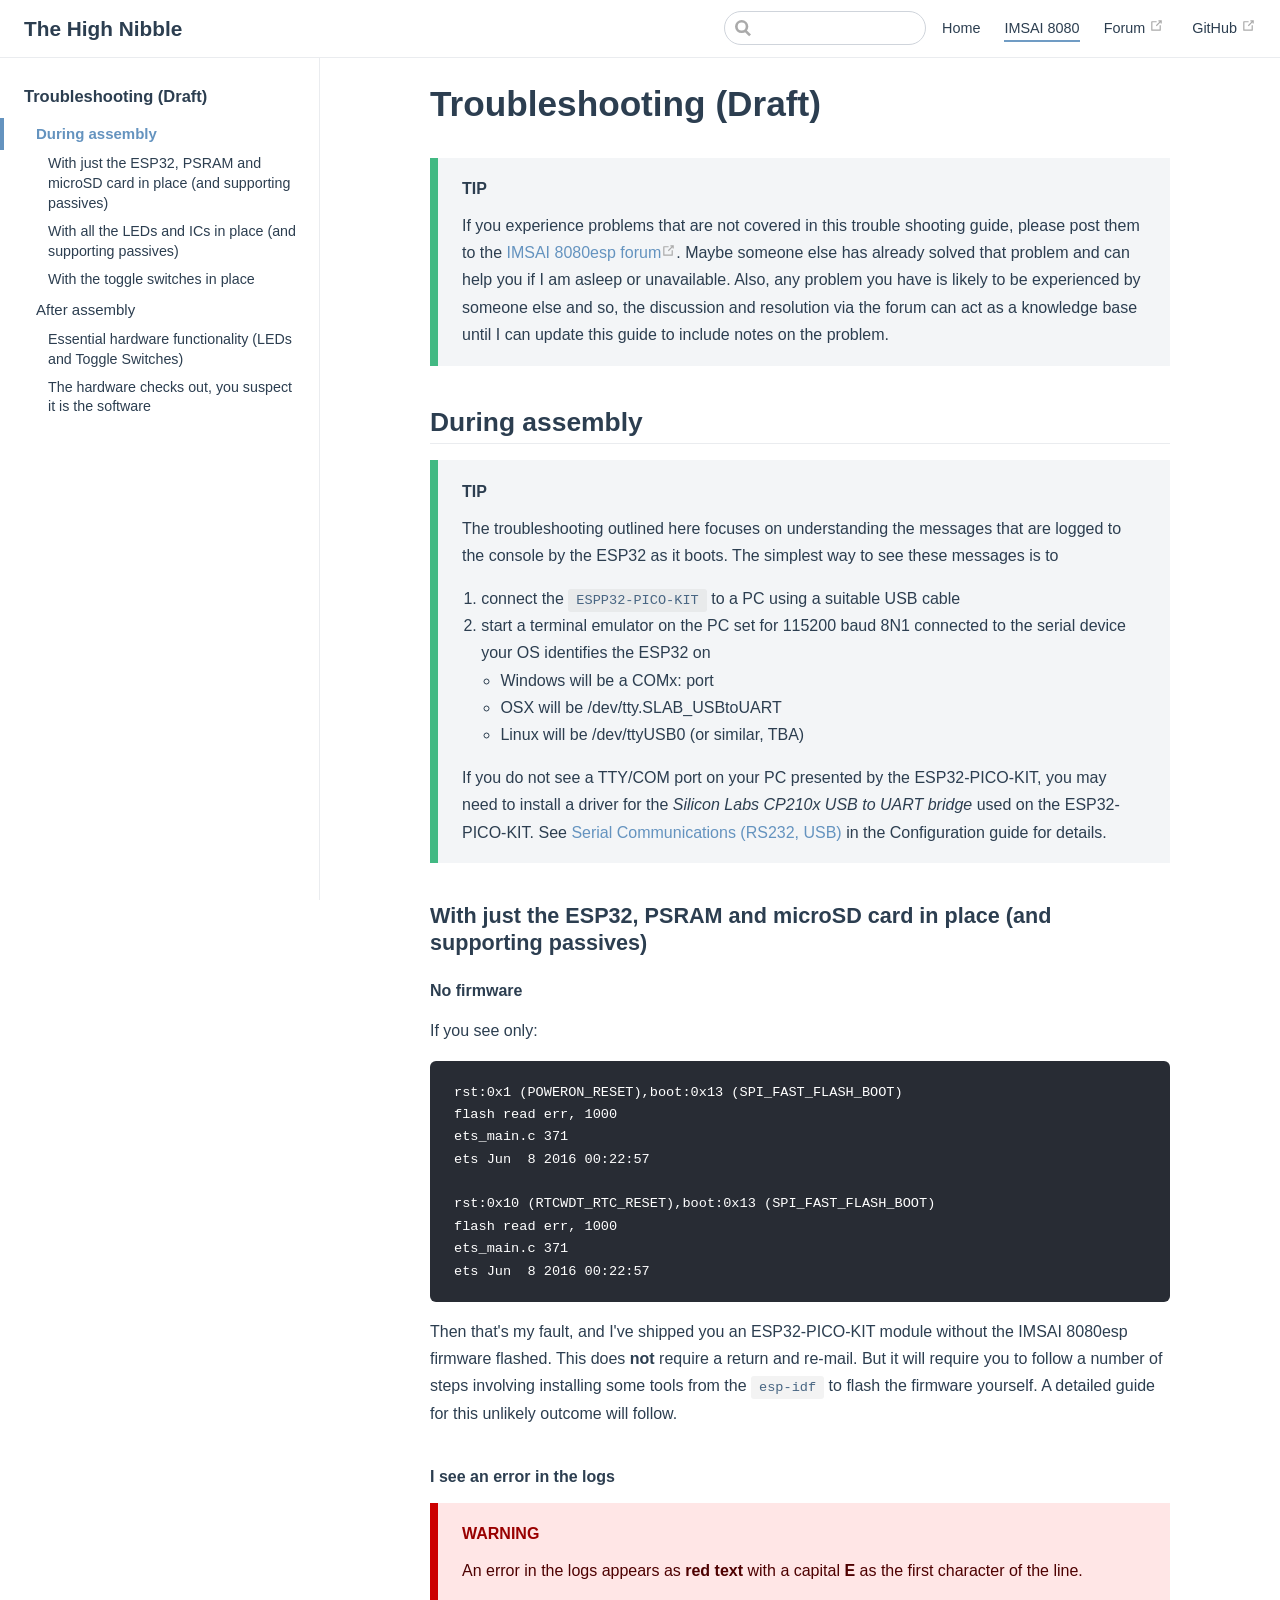
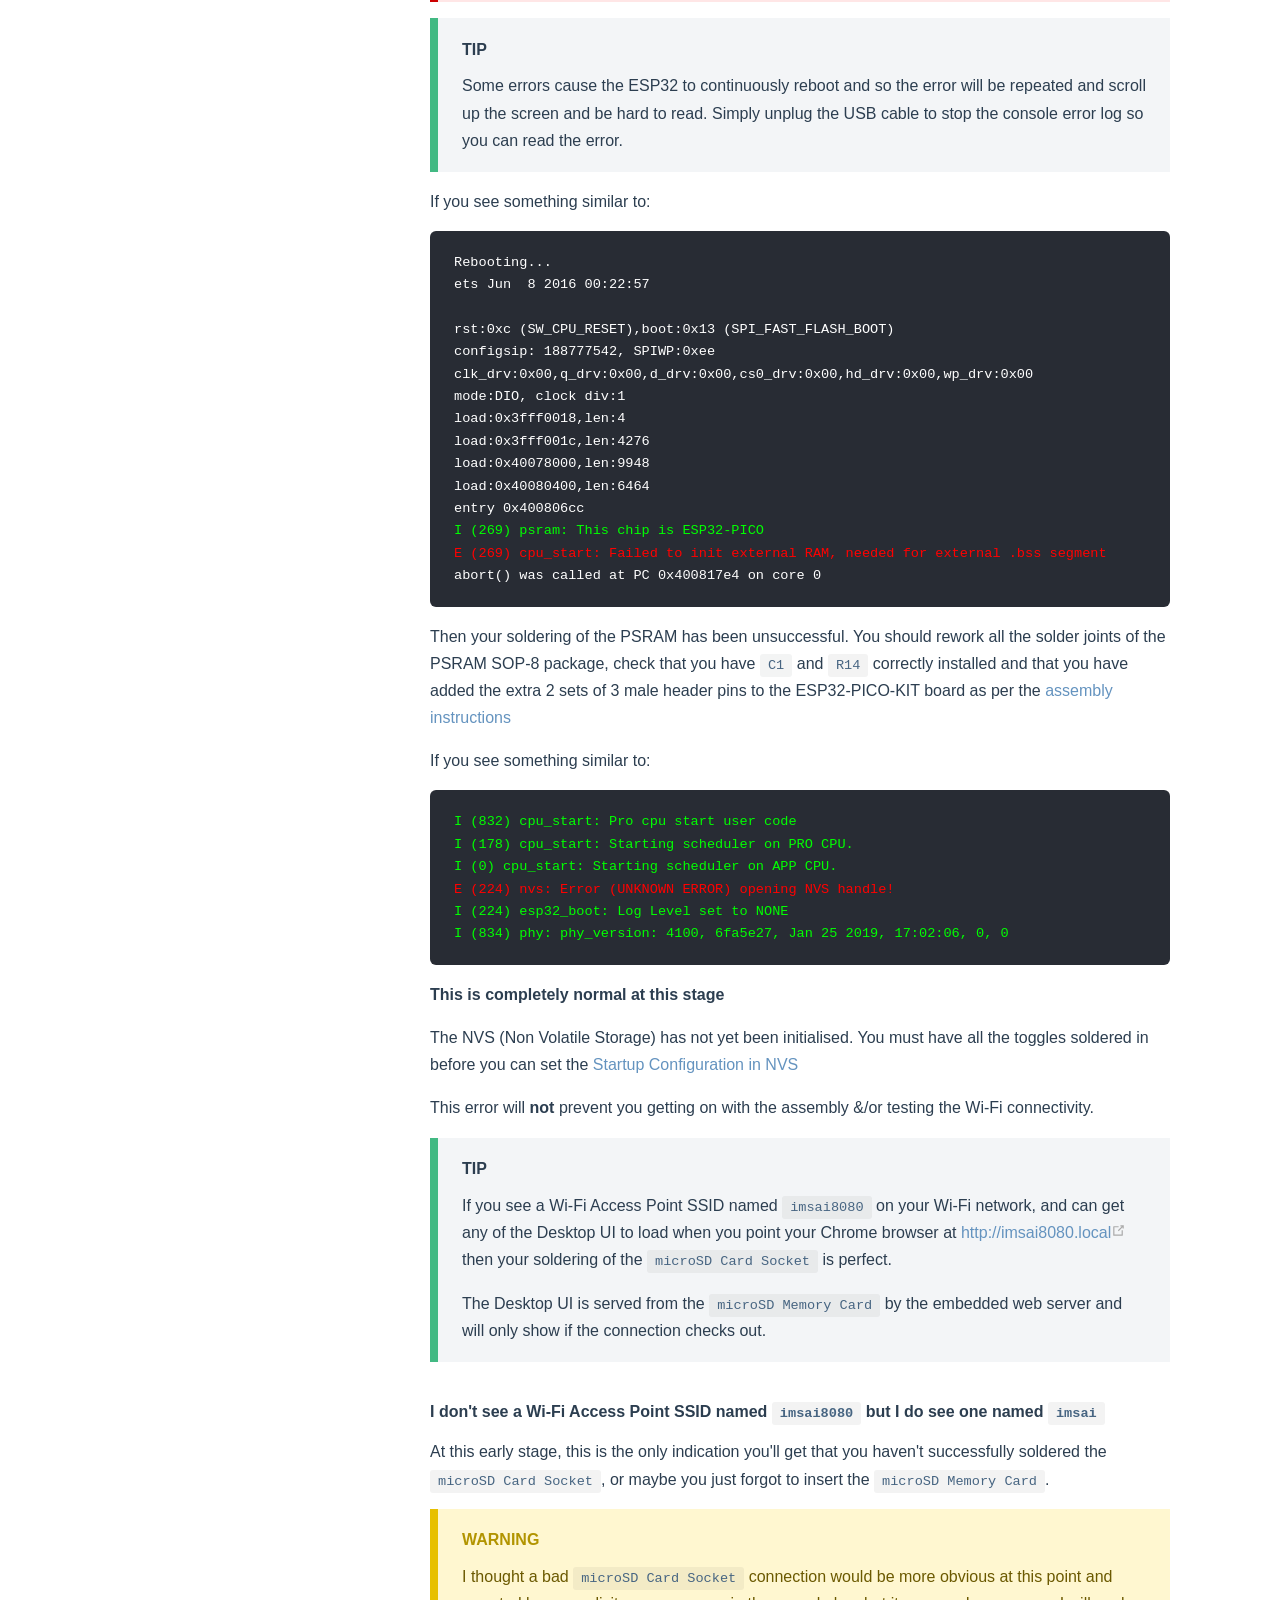
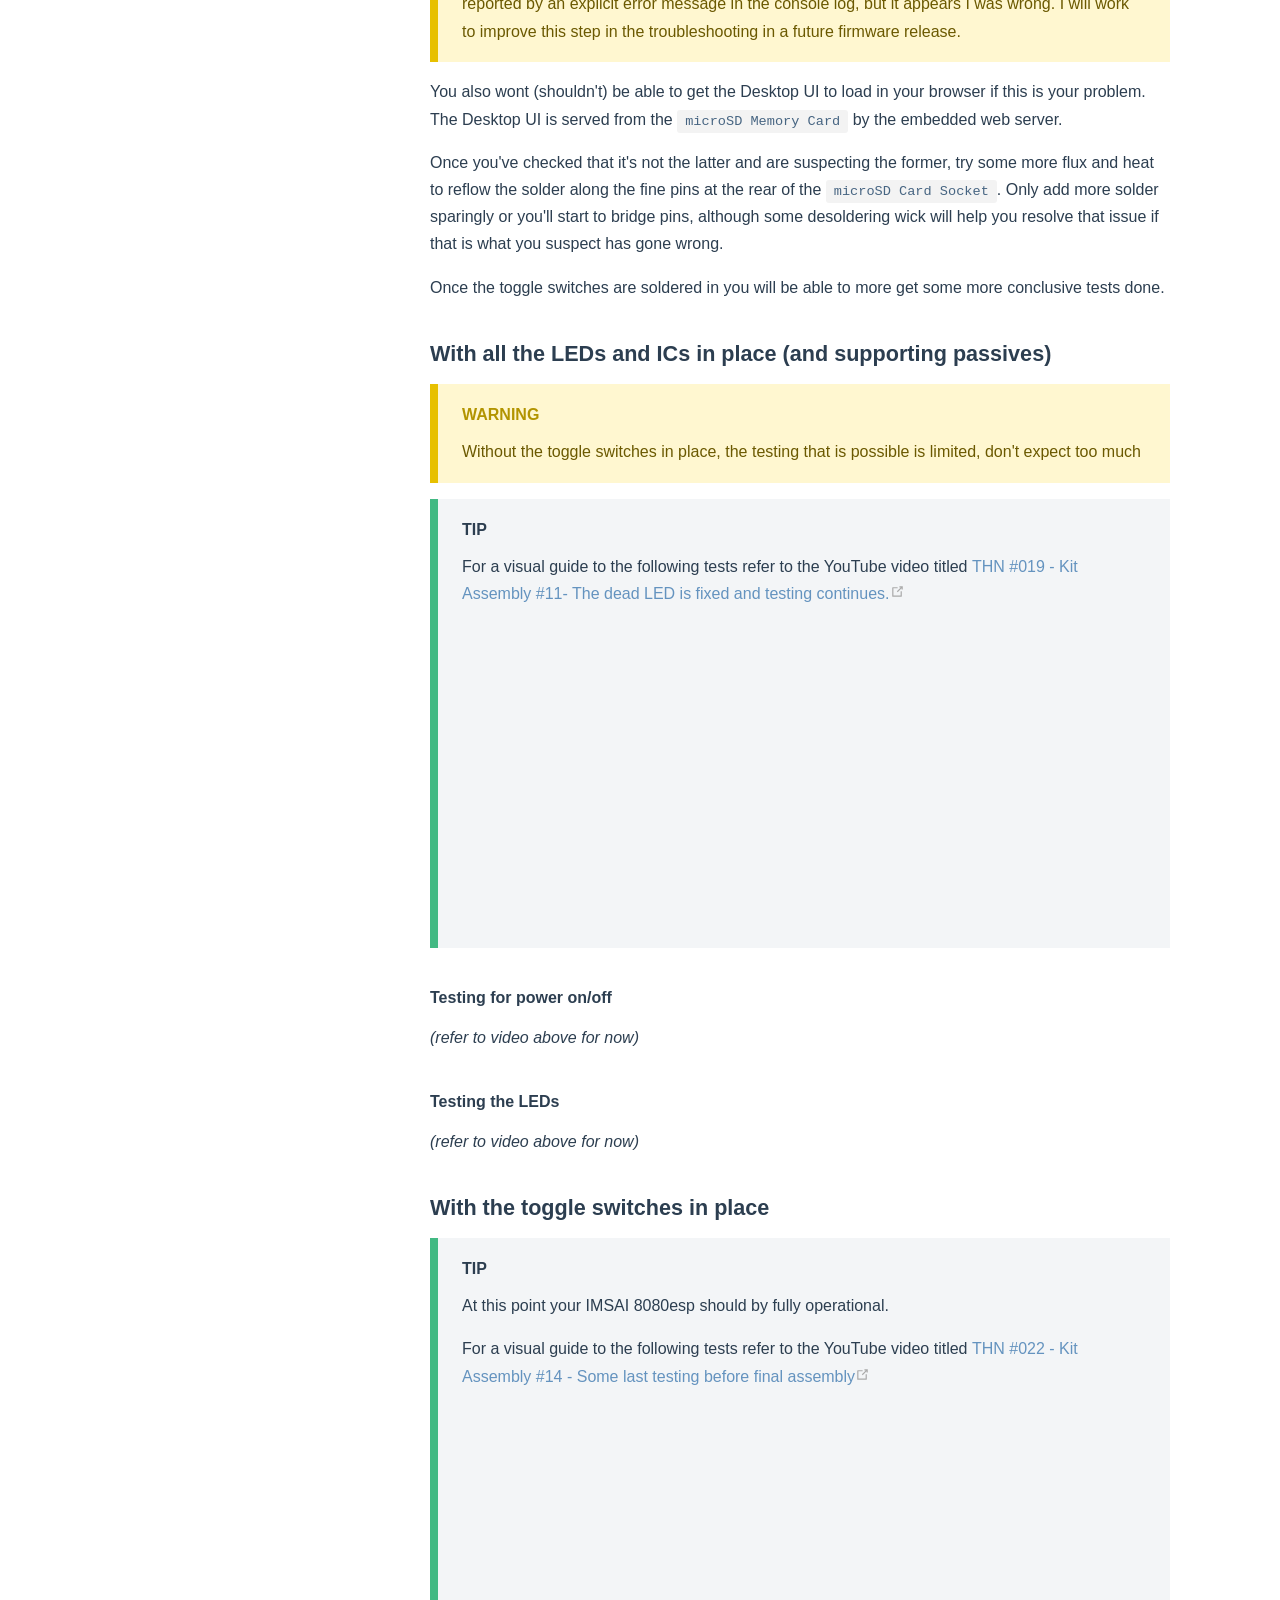
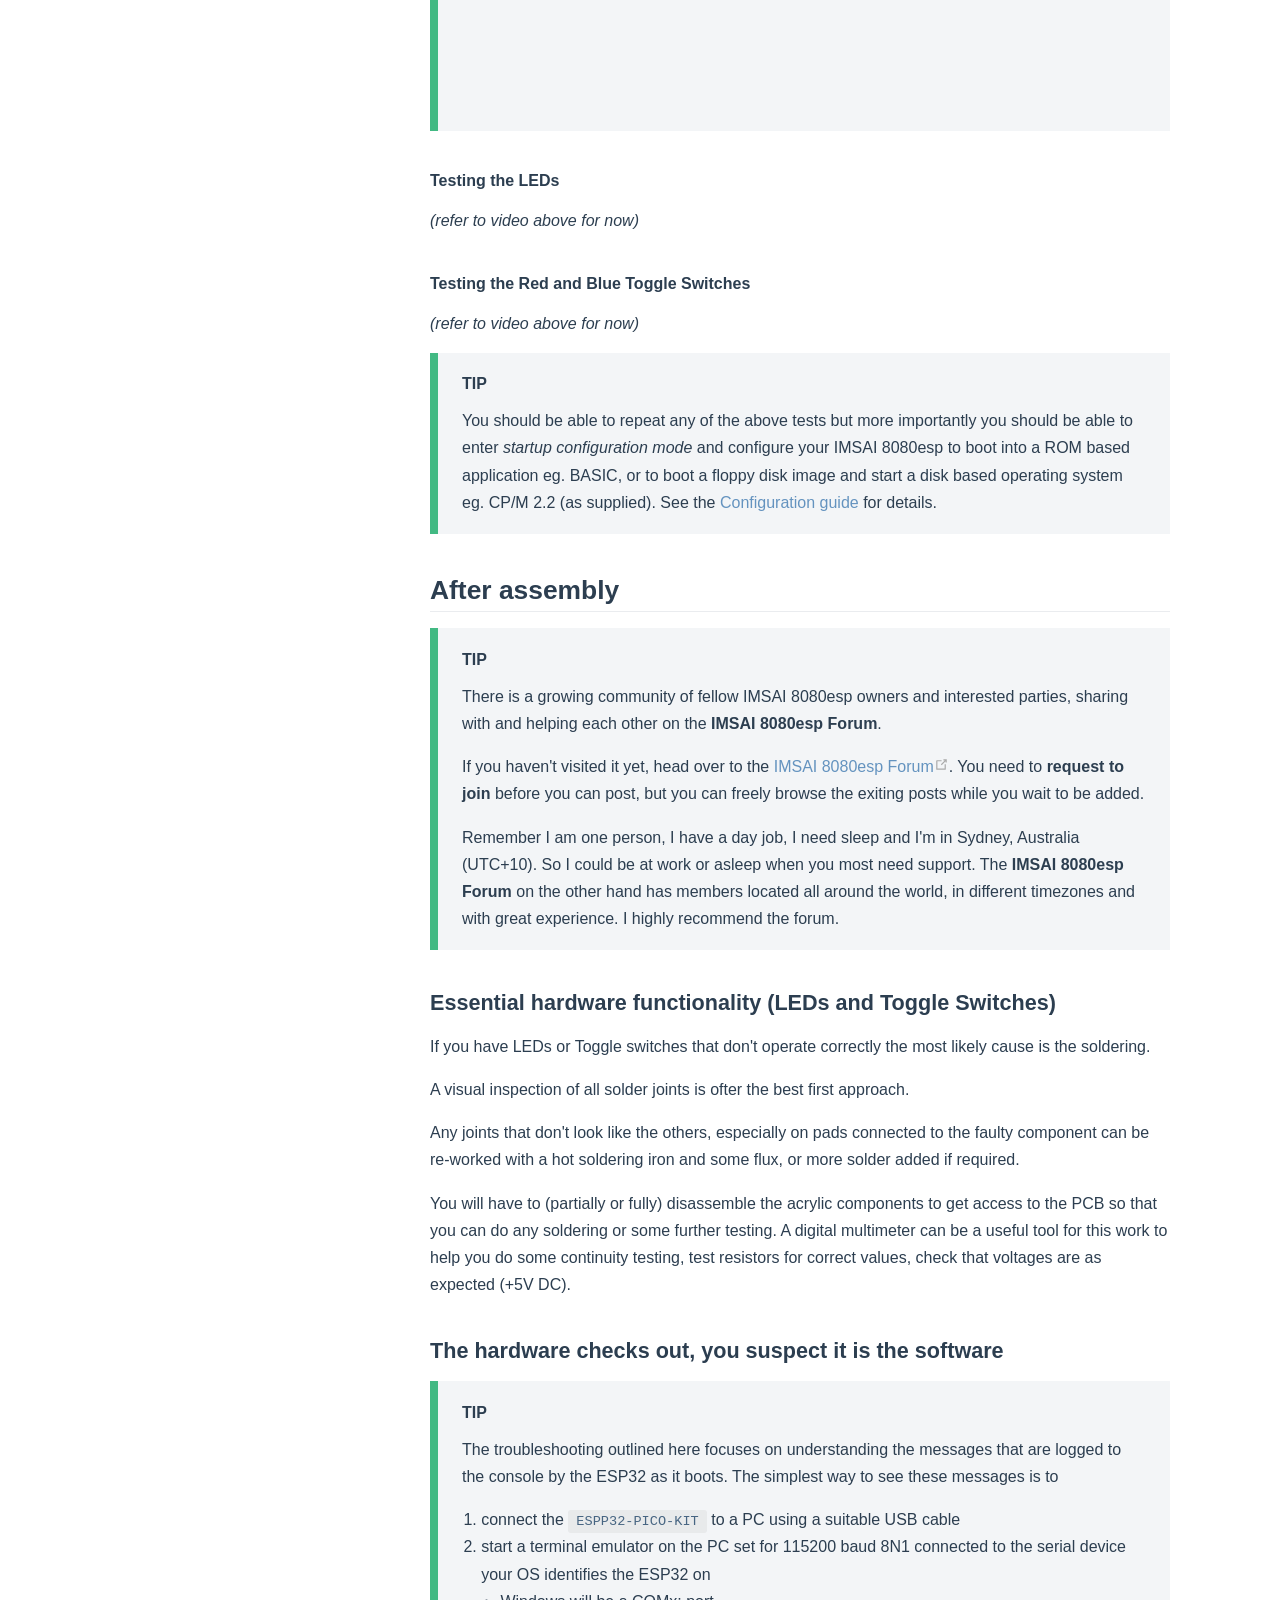
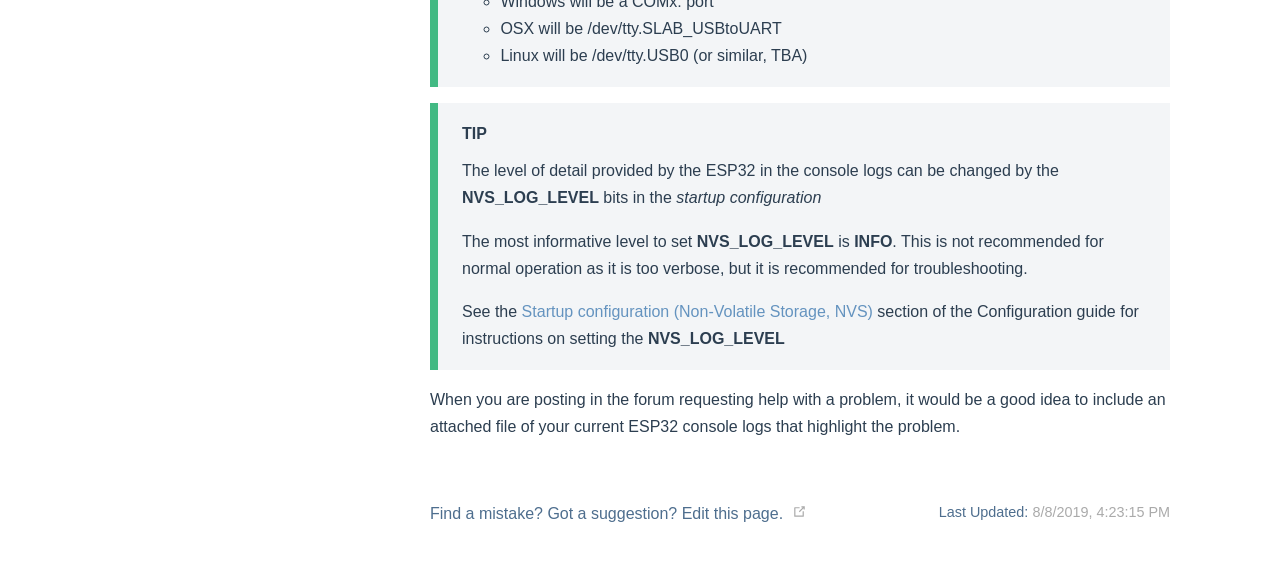
<file: imsai8080/troubleshooting/index.html>
<!DOCTYPE html>
<html lang="en-US">
  <head>
    <meta charset="utf-8">
    <meta name="viewport" content="width=device-width,initial-scale=1">
    <title>Troubleshooting (Draft) | The High Nibble</title>
    <meta name="description" content="">
    
    
    <link rel="preload" href="/assets/css/0.styles.112c1b77.css" as="style"><link rel="preload" href="/assets/js/app.58aadc2e.js" as="script"><link rel="preload" href="/assets/js/10.3c4a5558.js" as="script"><link rel="prefetch" href="/assets/js/11.78dbc0af.js"><link rel="prefetch" href="/assets/js/2.c849ecf2.js"><link rel="prefetch" href="/assets/js/3.5ab59be6.js"><link rel="prefetch" href="/assets/js/4.7cbe41b0.js"><link rel="prefetch" href="/assets/js/5.03f0e0b8.js"><link rel="prefetch" href="/assets/js/6.50530529.js"><link rel="prefetch" href="/assets/js/7.7904c2b8.js"><link rel="prefetch" href="/assets/js/8.0b51e2ab.js"><link rel="prefetch" href="/assets/js/9.5ee64872.js">
    <link rel="stylesheet" href="/assets/css/0.styles.112c1b77.css">
  </head>
  <body>
    <div id="app" data-server-rendered="true"><div class="theme-container"><header class="navbar"><div class="sidebar-button"><svg xmlns="http://www.w3.org/2000/svg" aria-hidden="true" role="img" viewBox="0 0 448 512" class="icon"><path fill="currentColor" d="M436 124H12c-6.627 0-12-5.373-12-12V80c0-6.627 5.373-12 12-12h424c6.627 0 12 5.373 12 12v32c0 6.627-5.373 12-12 12zm0 160H12c-6.627 0-12-5.373-12-12v-32c0-6.627 5.373-12 12-12h424c6.627 0 12 5.373 12 12v32c0 6.627-5.373 12-12 12zm0 160H12c-6.627 0-12-5.373-12-12v-32c0-6.627 5.373-12 12-12h424c6.627 0 12 5.373 12 12v32c0 6.627-5.373 12-12 12z"></path></svg></div> <a href="/" class="home-link router-link-active"><!----> <span class="site-name">The High Nibble</span></a> <div class="links" style="max-width:nullpx;"><div class="search-box"><input aria-label="Search" autocomplete="off" spellcheck="false" value=""> <!----></div> <nav class="nav-links can-hide"><div class="nav-item"><a href="/" class="nav-link">Home</a></div><div class="nav-item"><a href="/imsai8080/" class="nav-link router-link-active">IMSAI 8080</a></div><div class="nav-item"><a href="http://bit.ly/IMSAI8080esp" target="_blank" rel="noopener noreferrer" class="nav-link external">
  Forum
  <svg xmlns="http://www.w3.org/2000/svg" aria-hidden="true" x="0px" y="0px" viewBox="0 0 100 100" width="15" height="15" class="icon outbound"><path fill="currentColor" d="M18.8,85.1h56l0,0c2.2,0,4-1.8,4-4v-32h-8v28h-48v-48h28v-8h-32l0,0c-2.2,0-4,1.8-4,4v56C14.8,83.3,16.6,85.1,18.8,85.1z"></path> <polygon fill="currentColor" points="45.7,48.7 51.3,54.3 77.2,28.5 77.2,37.2 85.2,37.2 85.2,14.9 62.8,14.9 62.8,22.9 71.5,22.9"></polygon></svg></a></div> <a href="https://github.com/thehighnibble/firmware" target="_blank" rel="noopener noreferrer" class="repo-link">
    GitHub
    <svg xmlns="http://www.w3.org/2000/svg" aria-hidden="true" x="0px" y="0px" viewBox="0 0 100 100" width="15" height="15" class="icon outbound"><path fill="currentColor" d="M18.8,85.1h56l0,0c2.2,0,4-1.8,4-4v-32h-8v28h-48v-48h28v-8h-32l0,0c-2.2,0-4,1.8-4,4v56C14.8,83.3,16.6,85.1,18.8,85.1z"></path> <polygon fill="currentColor" points="45.7,48.7 51.3,54.3 77.2,28.5 77.2,37.2 85.2,37.2 85.2,14.9 62.8,14.9 62.8,22.9 71.5,22.9"></polygon></svg></a></nav></div></header> <div class="sidebar-mask"></div> <div class="sidebar"><nav class="nav-links"><div class="nav-item"><a href="/" class="nav-link">Home</a></div><div class="nav-item"><a href="/imsai8080/" class="nav-link router-link-active">IMSAI 8080</a></div><div class="nav-item"><a href="http://bit.ly/IMSAI8080esp" target="_blank" rel="noopener noreferrer" class="nav-link external">
  Forum
  <svg xmlns="http://www.w3.org/2000/svg" aria-hidden="true" x="0px" y="0px" viewBox="0 0 100 100" width="15" height="15" class="icon outbound"><path fill="currentColor" d="M18.8,85.1h56l0,0c2.2,0,4-1.8,4-4v-32h-8v28h-48v-48h28v-8h-32l0,0c-2.2,0-4,1.8-4,4v56C14.8,83.3,16.6,85.1,18.8,85.1z"></path> <polygon fill="currentColor" points="45.7,48.7 51.3,54.3 77.2,28.5 77.2,37.2 85.2,37.2 85.2,14.9 62.8,14.9 62.8,22.9 71.5,22.9"></polygon></svg></a></div> <a href="https://github.com/thehighnibble/firmware" target="_blank" rel="noopener noreferrer" class="repo-link">
    GitHub
    <svg xmlns="http://www.w3.org/2000/svg" aria-hidden="true" x="0px" y="0px" viewBox="0 0 100 100" width="15" height="15" class="icon outbound"><path fill="currentColor" d="M18.8,85.1h56l0,0c2.2,0,4-1.8,4-4v-32h-8v28h-48v-48h28v-8h-32l0,0c-2.2,0-4,1.8-4,4v56C14.8,83.3,16.6,85.1,18.8,85.1z"></path> <polygon fill="currentColor" points="45.7,48.7 51.3,54.3 77.2,28.5 77.2,37.2 85.2,37.2 85.2,14.9 62.8,14.9 62.8,22.9 71.5,22.9"></polygon></svg></a></nav>  <ul class="sidebar-links"><li><div class="sidebar-group first"><p class="sidebar-heading open"><span>Troubleshooting (Draft)</span> <!----></p> <ul class="sidebar-group-items"><li><a href="/imsai8080/troubleshooting/#during-assembly" class="sidebar-link">During assembly</a><ul class="sidebar-sub-headers"><li class="sidebar-sub-header"><a href="/imsai8080/troubleshooting/#with-just-the-esp32-psram-and-microsd-card-in-place-and-supporting-passives" class="sidebar-link">With just the ESP32, PSRAM and microSD card in place (and supporting passives)</a></li><li class="sidebar-sub-header"><a href="/imsai8080/troubleshooting/#with-all-the-leds-and-ics-in-place-and-supporting-passives" class="sidebar-link">With all the LEDs and ICs in place (and supporting passives)</a></li><li class="sidebar-sub-header"><a href="/imsai8080/troubleshooting/#with-the-toggle-switches-in-place" class="sidebar-link">With the toggle switches in place</a></li></ul></li><li><a href="/imsai8080/troubleshooting/#after-assembly" class="sidebar-link">After assembly</a><ul class="sidebar-sub-headers"><li class="sidebar-sub-header"><a href="/imsai8080/troubleshooting/#essential-hardware-functionality-leds-and-toggle-switches" class="sidebar-link">Essential hardware functionality (LEDs and Toggle Switches)</a></li><li class="sidebar-sub-header"><a href="/imsai8080/troubleshooting/#the-hardware-checks-out-you-suspect-it-is-the-software" class="sidebar-link">The hardware checks out, you suspect it is the software</a></li></ul></li></ul></div></li></ul> </div> <div class="page"> <div class="content"><h1 id="troubleshooting-draft"><a href="#troubleshooting-draft" aria-hidden="true" class="header-anchor">#</a> Troubleshooting (Draft)</h1> <div class="tip custom-block"><p class="custom-block-title">TIP</p> <p>If you experience problems that are not covered in this trouble shooting guide, please post them to the <a href="http://bit.ly/IMSAI8080esp" target="_blank" rel="noopener noreferrer">IMSAI 8080esp forum<svg xmlns="http://www.w3.org/2000/svg" aria-hidden="true" x="0px" y="0px" viewBox="0 0 100 100" width="15" height="15" class="icon outbound"><path fill="currentColor" d="M18.8,85.1h56l0,0c2.2,0,4-1.8,4-4v-32h-8v28h-48v-48h28v-8h-32l0,0c-2.2,0-4,1.8-4,4v56C14.8,83.3,16.6,85.1,18.8,85.1z"></path> <polygon fill="currentColor" points="45.7,48.7 51.3,54.3 77.2,28.5 77.2,37.2 85.2,37.2 85.2,14.9 62.8,14.9 62.8,22.9 71.5,22.9"></polygon></svg></a>. Maybe someone else has already solved that problem and can help you if I am asleep or unavailable. Also, any problem you have is likely to be experienced by someone else and so, the discussion and resolution via the forum can act as a knowledge base until I can update this guide to include notes on the problem.</p></div> <h2 id="during-assembly"><a href="#during-assembly" aria-hidden="true" class="header-anchor">#</a> During assembly</h2> <div class="tip custom-block"><p class="custom-block-title">TIP</p> <p>The troubleshooting outlined here focuses on understanding the messages that are logged to the console by the ESP32 as it boots.
The simplest way to see these messages is to</p> <ol><li>connect the <code>ESPP32-PICO-KIT</code> to a PC using a suitable USB cable</li> <li>start a terminal emulator on the PC set for 115200 baud 8N1 connected to the serial device your OS identifies the ESP32 on
<ul><li>Windows will be a COMx: port</li> <li>OSX will be /dev/tty.SLAB_USBtoUART</li> <li>Linux will be /dev/ttyUSB0 (or similar, TBA)</li></ul></li></ol> <p>If you do not see a TTY/COM port on your PC presented by the ESP32-PICO-KIT, you may need to install a driver for the <em>Silicon Labs CP210x USB to UART bridge</em> used on the ESP32-PICO-KIT. See <a href="/imsai8080/configure/#serial-communications-rs232-usb">Serial Communications (RS232, USB)</a> in the Configuration guide for details.</p></div> <h3 id="with-just-the-esp32-psram-and-microsd-card-in-place-and-supporting-passives"><a href="#with-just-the-esp32-psram-and-microsd-card-in-place-and-supporting-passives" aria-hidden="true" class="header-anchor">#</a> With just the ESP32, PSRAM and microSD card in place (and supporting passives)</h3> <h4 id="no-firmware"><a href="#no-firmware" aria-hidden="true" class="header-anchor">#</a> No firmware</h4> <p>If you see only:</p> <pre><code>rst:0x1 (POWERON_RESET),boot:0x13 (SPI_FAST_FLASH_BOOT)
flash read err, 1000
ets_main.c 371
ets Jun  8 2016 00:22:57

rst:0x10 (RTCWDT_RTC_RESET),boot:0x13 (SPI_FAST_FLASH_BOOT)
flash read err, 1000
ets_main.c 371
ets Jun  8 2016 00:22:57
</code></pre> <p>Then that's my fault, and I've shipped you an ESP32-PICO-KIT module without the IMSAI 8080esp firmware flashed. This does <strong>not</strong> require a return and re-mail. But it will require you to follow a number of steps involving installing some tools from the <code>esp-idf</code> to flash the firmware yourself. A detailed guide for this unlikely outcome will follow.</p> <h4 id="i-see-an-error-in-the-logs"><a href="#i-see-an-error-in-the-logs" aria-hidden="true" class="header-anchor">#</a> I see an error in the logs</h4> <div class="danger custom-block"><p class="custom-block-title">WARNING</p> <p>An error in the logs appears as <strong>red text</strong> with a capital <strong>E</strong> as the first character of the line.</p></div> <div class="tip custom-block"><p class="custom-block-title">TIP</p> <p>Some errors cause the ESP32 to continuously reboot and so the error will be repeated and scroll up the screen and be hard to read. Simply unplug the USB cable to stop the console error log so you can read the error.</p></div> <p>If you see something similar to:</p> <pre><code>Rebooting...
ets Jun  8 2016 00:22:57

rst:0xc (SW_CPU_RESET),boot:0x13 (SPI_FAST_FLASH_BOOT)
configsip: 188777542, SPIWP:0xee
clk_drv:0x00,q_drv:0x00,d_drv:0x00,cs0_drv:0x00,hd_drv:0x00,wp_drv:0x00
mode:DIO, clock div:1
load:0x3fff0018,len:4
load:0x3fff001c,len:4276
load:0x40078000,len:9948
load:0x40080400,len:6464
entry 0x400806cc
<span style="color: #00FF00;">I (269) psram: This chip is ESP32-PICO</span>
<span style="color: #FF0000;">E (269) cpu_start: Failed to init external RAM, needed for external .bss segment</span>
abort() was called at PC 0x400817e4 on core 0
</code></pre> <p>Then your soldering of the PSRAM has been unsuccessful. You should rework all the solder joints of the PSRAM SOP-8 package, check that you have <code>C1</code> and <code>R14</code> correctly installed and that you have added the extra 2 sets of 3 male header pins to the ESP32-PICO-KIT board as per the <a href="/imsai8080/assembly/#esp32-microcontroller-psram-micro-sd-card-socket">assembly instructions</a></p> <p>If you see something similar to:</p> <pre><code><span style="color: #00FF00;">I (832) cpu_start: Pro cpu start user code
I (178) cpu_start: Starting scheduler on PRO CPU.
I (0) cpu_start: Starting scheduler on APP CPU.
<span style="color: #FF0000;">E (224) nvs: Error (UNKNOWN ERROR) opening NVS handle!</span>
I (224) esp32_boot: Log Level set to NONE
I (834) phy: phy_version: 4100, 6fa5e27, Jan 25 2019, 17:02:06, 0, 0
</span></code></pre> <p><strong>This is completely normal at this stage</strong></p> <p>The NVS (Non Volatile Storage) has not yet been initialised. You must have all the toggles soldered in before you can set the <a href="/imsai8080/configure/#startup-configuration-non-volatile-storage-nvs">Startup Configuration in NVS</a></p> <p>This error will <strong>not</strong> prevent you getting on with the assembly &amp;/or testing the Wi-Fi connectivity.</p> <div class="tip custom-block"><p class="custom-block-title">TIP</p> <p>If you see a Wi-Fi Access Point SSID named <code>imsai8080</code> on your Wi-Fi network, and can get any of the Desktop UI to load when you point your Chrome browser at <a href="http://imsai8080.local" target="_blank" rel="noopener noreferrer">http://imsai8080.local<svg xmlns="http://www.w3.org/2000/svg" aria-hidden="true" x="0px" y="0px" viewBox="0 0 100 100" width="15" height="15" class="icon outbound"><path fill="currentColor" d="M18.8,85.1h56l0,0c2.2,0,4-1.8,4-4v-32h-8v28h-48v-48h28v-8h-32l0,0c-2.2,0-4,1.8-4,4v56C14.8,83.3,16.6,85.1,18.8,85.1z"></path> <polygon fill="currentColor" points="45.7,48.7 51.3,54.3 77.2,28.5 77.2,37.2 85.2,37.2 85.2,14.9 62.8,14.9 62.8,22.9 71.5,22.9"></polygon></svg></a> then your soldering of the <code>microSD Card Socket</code> is perfect.</p> <p>The Desktop UI is served from the <code>microSD Memory Card</code> by the embedded web server and will only show if the connection checks out.</p></div> <h4 id="i-don-t-see-a-wi-fi-access-point-ssid-named-imsai8080-but-i-do-see-one-named-imsai"><a href="#i-don-t-see-a-wi-fi-access-point-ssid-named-imsai8080-but-i-do-see-one-named-imsai" aria-hidden="true" class="header-anchor">#</a> I don't see a Wi-Fi Access Point SSID named <code>imsai8080</code> but I do see one named <code>imsai</code></h4> <p>At this early stage, this is the only indication you'll get that you haven't successfully soldered the <code>microSD Card Socket</code>, or maybe you just forgot to insert the <code>microSD Memory Card</code>.</p> <div class="warning custom-block"><p class="custom-block-title">WARNING</p> <p>I thought a bad <code>microSD Card Socket</code> connection would be more obvious at this point and reported by an explicit error message in the console log, but it appears I was wrong. I will work to improve this step in the troubleshooting in a future firmware release.</p></div> <p>You also wont (shouldn't) be able to get the Desktop UI to load in your browser if this is your problem. The Desktop UI is served from the <code>microSD Memory Card</code> by the embedded web server.</p> <p>Once you've checked that it's not the latter and are suspecting the former, try some more flux and heat to reflow the solder along the fine pins at the rear of the <code>microSD Card Socket</code>. Only add more solder sparingly or you'll start to bridge pins, although some desoldering wick will help you resolve that issue if that is what you suspect has gone wrong.</p> <p>Once the toggle switches are soldered in you will be able to more get some more conclusive tests done.</p> <h3 id="with-all-the-leds-and-ics-in-place-and-supporting-passives"><a href="#with-all-the-leds-and-ics-in-place-and-supporting-passives" aria-hidden="true" class="header-anchor">#</a> With all the LEDs and ICs in place (and supporting passives)</h3> <div class="warning custom-block"><p class="custom-block-title">WARNING</p> <p>Without the toggle switches in place, the testing that is possible is limited, don't expect too much</p></div> <div class="tip custom-block"><p class="custom-block-title">TIP</p> <p>For a visual guide to the following tests refer to the YouTube video titled <a href="https://youtu.be/VrSLJicIlcU" target="_blank" rel="noopener noreferrer">THN #019 - Kit Assembly #11- The dead LED is fixed and testing continues.<svg xmlns="http://www.w3.org/2000/svg" aria-hidden="true" x="0px" y="0px" viewBox="0 0 100 100" width="15" height="15" class="icon outbound"><path fill="currentColor" d="M18.8,85.1h56l0,0c2.2,0,4-1.8,4-4v-32h-8v28h-48v-48h28v-8h-32l0,0c-2.2,0-4,1.8-4,4v56C14.8,83.3,16.6,85.1,18.8,85.1z"></path> <polygon fill="currentColor" points="45.7,48.7 51.3,54.3 77.2,28.5 77.2,37.2 85.2,37.2 85.2,14.9 62.8,14.9 62.8,22.9 71.5,22.9"></polygon></svg></a> <iframe width="560" height="315" src="https://www.youtube.com/embed/VrSLJicIlcU" frameborder="0" allow="accelerometer; autoplay; encrypted-media; gyroscope; picture-in-picture" allowfullscreen="allowfullscreen"></iframe></p></div> <h4 id="testing-for-power-on-off"><a href="#testing-for-power-on-off" aria-hidden="true" class="header-anchor">#</a> Testing for power on/off</h4> <p><em>(refer to video above for now)</em></p> <h4 id="testing-the-leds"><a href="#testing-the-leds" aria-hidden="true" class="header-anchor">#</a> Testing the LEDs</h4> <p><em>(refer to video above for now)</em></p> <h3 id="with-the-toggle-switches-in-place"><a href="#with-the-toggle-switches-in-place" aria-hidden="true" class="header-anchor">#</a> With the toggle switches in place</h3> <div class="tip custom-block"><p class="custom-block-title">TIP</p> <p>At this point your IMSAI 8080esp should by fully operational.</p> <p>For a visual guide to the following tests refer to the YouTube video titled <a href="https://youtu.be/Cwv_gRtWnZM" target="_blank" rel="noopener noreferrer">THN #022 - Kit Assembly #14 - Some last testing before final assembly<svg xmlns="http://www.w3.org/2000/svg" aria-hidden="true" x="0px" y="0px" viewBox="0 0 100 100" width="15" height="15" class="icon outbound"><path fill="currentColor" d="M18.8,85.1h56l0,0c2.2,0,4-1.8,4-4v-32h-8v28h-48v-48h28v-8h-32l0,0c-2.2,0-4,1.8-4,4v56C14.8,83.3,16.6,85.1,18.8,85.1z"></path> <polygon fill="currentColor" points="45.7,48.7 51.3,54.3 77.2,28.5 77.2,37.2 85.2,37.2 85.2,14.9 62.8,14.9 62.8,22.9 71.5,22.9"></polygon></svg></a> <iframe width="560" height="315" src="https://www.youtube.com/embed/Cwv_gRtWnZM" frameborder="0" allow="accelerometer; autoplay; encrypted-media; gyroscope; picture-in-picture" allowfullscreen="allowfullscreen"></iframe></p></div> <h4 id="testing-the-leds-2"><a href="#testing-the-leds-2" aria-hidden="true" class="header-anchor">#</a> Testing the LEDs</h4> <p><em>(refer to video above for now)</em></p> <h4 id="testing-the-red-and-blue-toggle-switches"><a href="#testing-the-red-and-blue-toggle-switches" aria-hidden="true" class="header-anchor">#</a> Testing the Red and Blue Toggle Switches</h4> <p><em>(refer to video above for now)</em></p> <div class="tip custom-block"><p class="custom-block-title">TIP</p> <p>You should be able to repeat any of the above tests but more importantly you should be able to enter <em>startup configuration mode</em> and configure your IMSAI 8080esp to boot into a ROM based application eg. BASIC, or to boot a floppy disk image and start a disk based operating system eg. CP/M 2.2 (as supplied). See the <a href="/imsai8080/configure/">Configuration guide</a> for details.</p></div> <h2 id="after-assembly"><a href="#after-assembly" aria-hidden="true" class="header-anchor">#</a> After assembly</h2> <div class="tip custom-block"><p class="custom-block-title">TIP</p> <p>There is a growing community of fellow IMSAI 8080esp owners and interested parties, sharing with and helping each other on the <strong>IMSAI 8080esp Forum</strong>.</p> <p>If you haven't visited it yet, head over to the <a href="http://bit.ly/IMSAI8080esp" target="_blank" rel="noopener noreferrer">IMSAI 8080esp Forum<svg xmlns="http://www.w3.org/2000/svg" aria-hidden="true" x="0px" y="0px" viewBox="0 0 100 100" width="15" height="15" class="icon outbound"><path fill="currentColor" d="M18.8,85.1h56l0,0c2.2,0,4-1.8,4-4v-32h-8v28h-48v-48h28v-8h-32l0,0c-2.2,0-4,1.8-4,4v56C14.8,83.3,16.6,85.1,18.8,85.1z"></path> <polygon fill="currentColor" points="45.7,48.7 51.3,54.3 77.2,28.5 77.2,37.2 85.2,37.2 85.2,14.9 62.8,14.9 62.8,22.9 71.5,22.9"></polygon></svg></a>. You need to <strong>request to join</strong> before you can post, but you can freely browse the exiting posts while you wait to be added.</p> <p>Remember I am one person, I have a day job, I need sleep and I'm in Sydney, Australia (UTC+10). So I could be at work or asleep when you most need support. The <strong>IMSAI 8080esp Forum</strong> on the other hand has members located all around the world, in different timezones and with great experience. I highly recommend the forum.</p></div> <h3 id="essential-hardware-functionality-leds-and-toggle-switches"><a href="#essential-hardware-functionality-leds-and-toggle-switches" aria-hidden="true" class="header-anchor">#</a> Essential hardware functionality (LEDs and Toggle Switches)</h3> <p>If you have LEDs or Toggle switches that don't operate correctly the most likely cause is the soldering.</p> <p>A visual inspection of all solder joints is ofter the best first approach.</p> <p>Any joints that don't look like the others, especially on pads connected to the faulty component can be re-worked with a hot soldering iron and some flux, or more solder added if required.</p> <p>You will have to (partially or fully) disassemble the acrylic components to get access to the PCB so that you can do any soldering or some further testing. A digital multimeter can be a useful tool for this work to help you do some continuity testing, test resistors for correct values, check that voltages are as expected (+5V DC).</p> <h3 id="the-hardware-checks-out-you-suspect-it-is-the-software"><a href="#the-hardware-checks-out-you-suspect-it-is-the-software" aria-hidden="true" class="header-anchor">#</a> The hardware checks out, you suspect it is the software</h3> <div class="tip custom-block"><p class="custom-block-title">TIP</p> <p>The troubleshooting outlined here focuses on understanding the messages that are logged to the console by the ESP32 as it boots.
The simplest way to see these messages is to</p> <ol><li>connect the <code>ESPP32-PICO-KIT</code> to a PC using a suitable USB cable</li> <li>start a terminal emulator on the PC set for 115200 baud 8N1 connected to the serial device your OS identifies the ESP32 on
<ul><li>Windows will be a COMx: port</li> <li>OSX will be /dev/tty.SLAB_USBtoUART</li> <li>Linux will be /dev/tty.USB0 (or similar, TBA)</li></ul></li></ol></div> <div class="tip custom-block"><p class="custom-block-title">TIP</p> <p>The level of detail provided by the ESP32 in the console logs can be changed by the <strong>NVS_LOG_LEVEL</strong> bits in the <em>startup configuration</em></p> <p>The most informative level to set <strong>NVS_LOG_LEVEL</strong> is <strong>INFO</strong>. This is not recommended for normal operation as it is too verbose, but it is recommended for troubleshooting.</p> <p>See the <a href="/imsai8080/configure/#startup-configuration-non-volatile-storage-nvs">Startup configuration (Non-Volatile Storage, NVS)</a> section of the Configuration guide for instructions on setting the <strong>NVS_LOG_LEVEL</strong></p></div> <p>When you are posting in the forum requesting help with a problem, it would be a good idea to include an attached file of your current ESP32 console logs that highlight the problem.</p></div> <div class="page-edit"><div class="edit-link"><a href="https://github.com/thehighnibble/thehighnibble.github.io/edit/vuepress/docs/imsai8080/troubleshooting/README.md" target="_blank" rel="noopener noreferrer">Find a mistake? Got a suggestion? Edit this page.</a> <svg xmlns="http://www.w3.org/2000/svg" aria-hidden="true" x="0px" y="0px" viewBox="0 0 100 100" width="15" height="15" class="icon outbound"><path fill="currentColor" d="M18.8,85.1h56l0,0c2.2,0,4-1.8,4-4v-32h-8v28h-48v-48h28v-8h-32l0,0c-2.2,0-4,1.8-4,4v56C14.8,83.3,16.6,85.1,18.8,85.1z"></path> <polygon fill="currentColor" points="45.7,48.7 51.3,54.3 77.2,28.5 77.2,37.2 85.2,37.2 85.2,14.9 62.8,14.9 62.8,22.9 71.5,22.9"></polygon></svg></div> <div class="last-updated"><span class="prefix">Last Updated: </span> <span class="time">8/9/2019, 2:23:15 AM</span></div></div> <!----> </div> <!----></div></div>
    <script src="/assets/js/app.58aadc2e.js" defer></script><script src="/assets/js/10.3c4a5558.js" defer></script>
  </body>
</html>
</file>
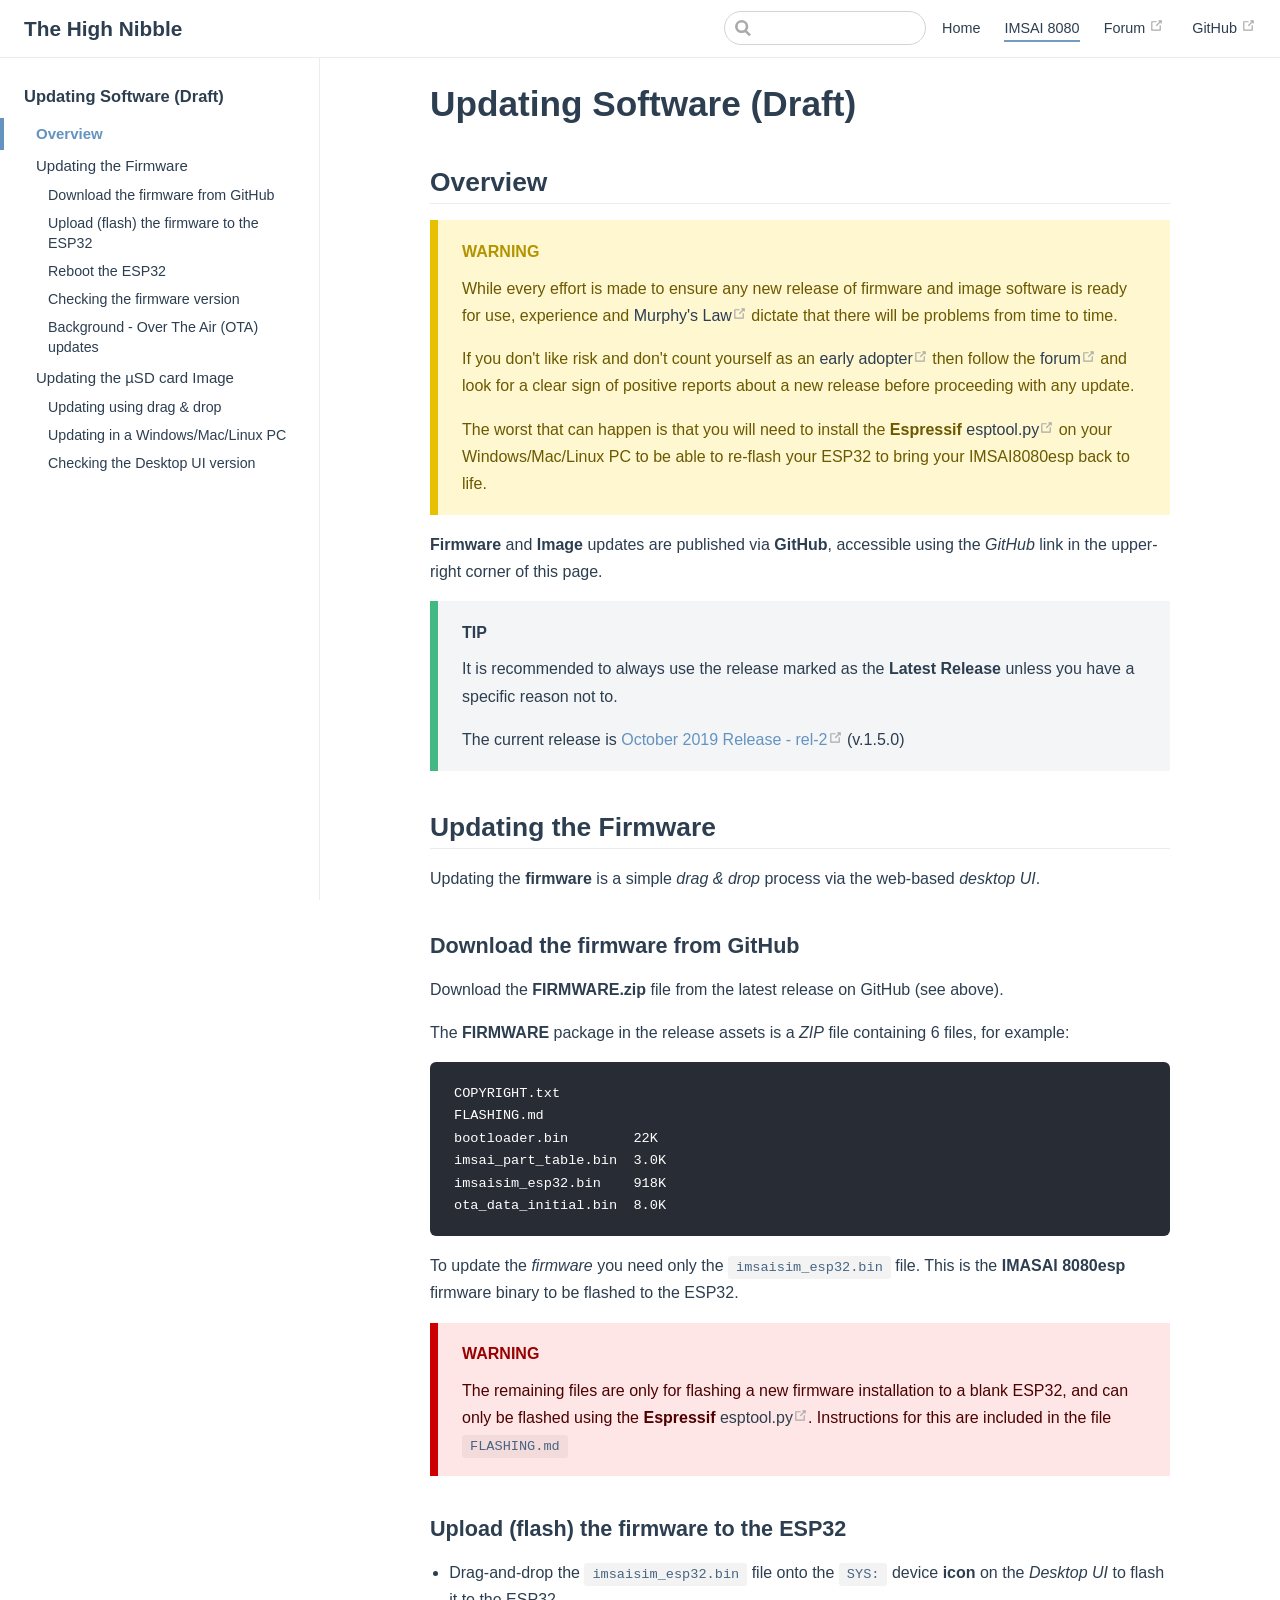
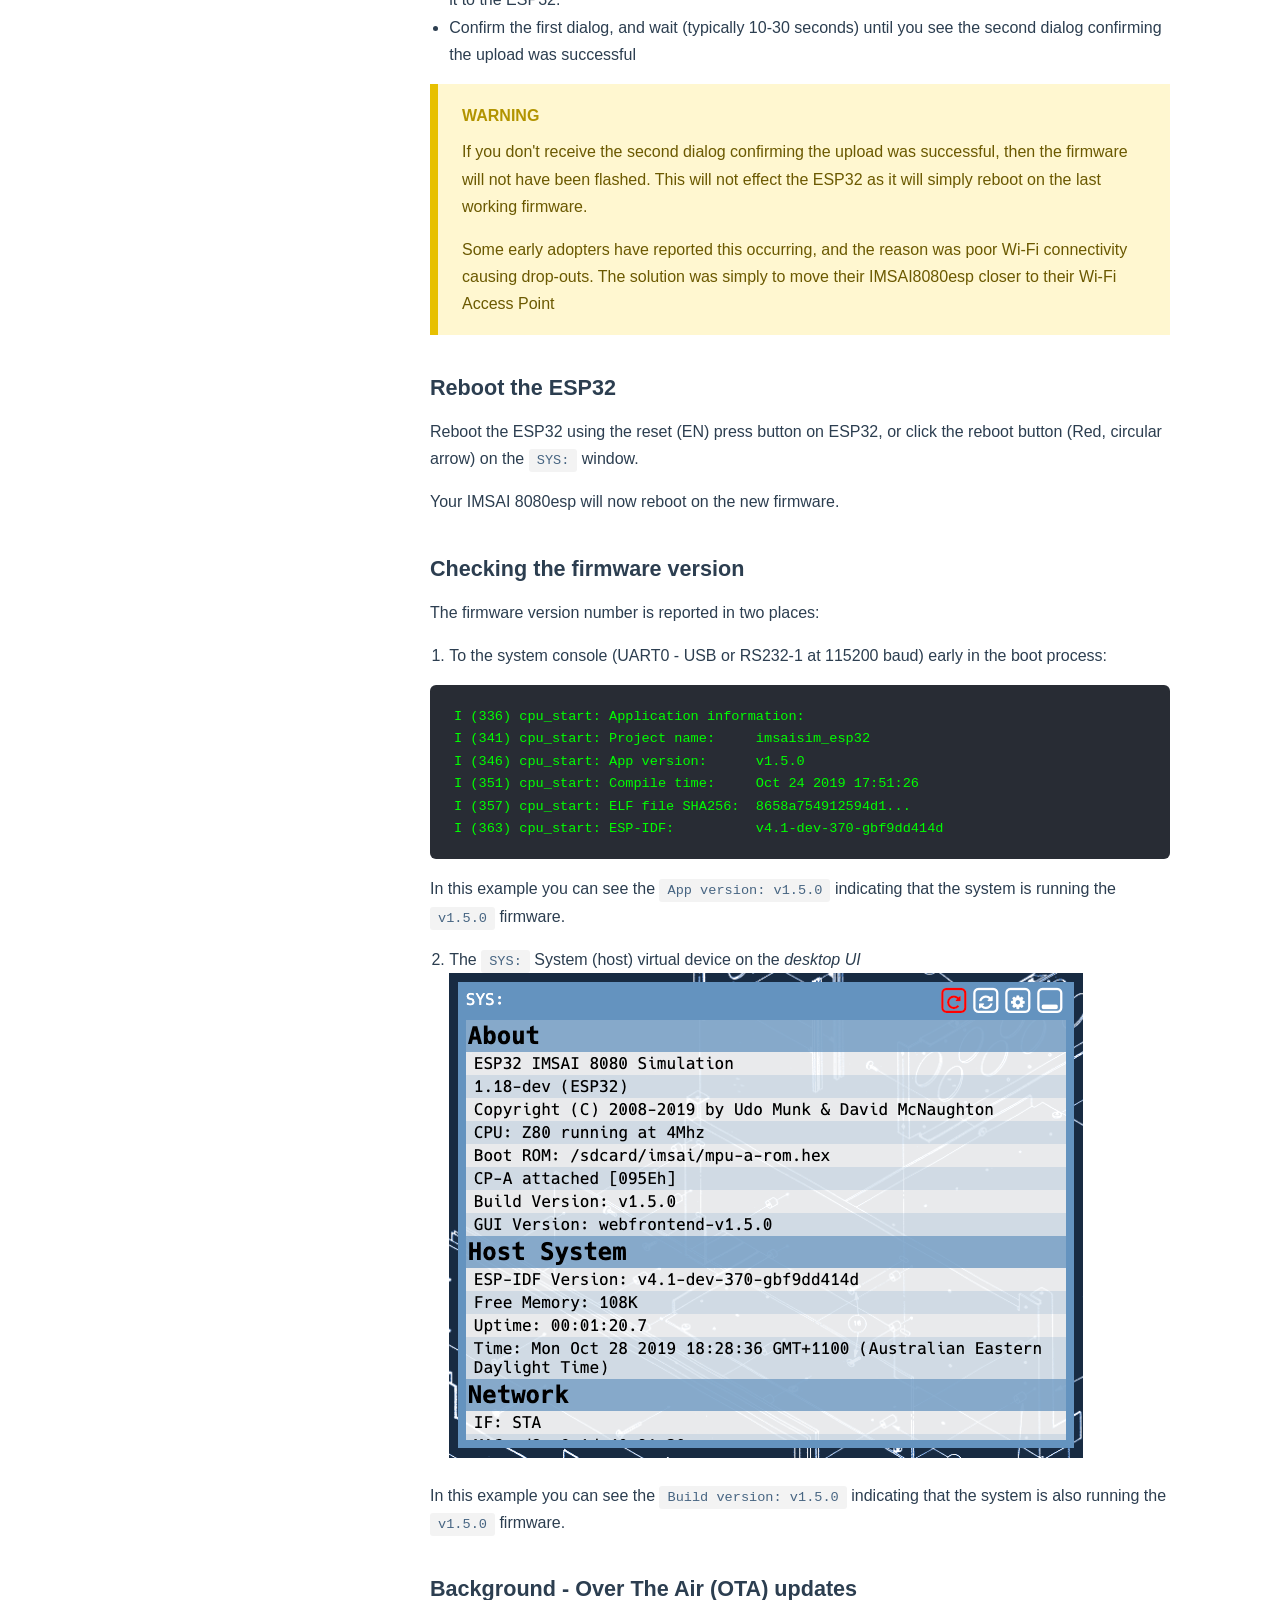
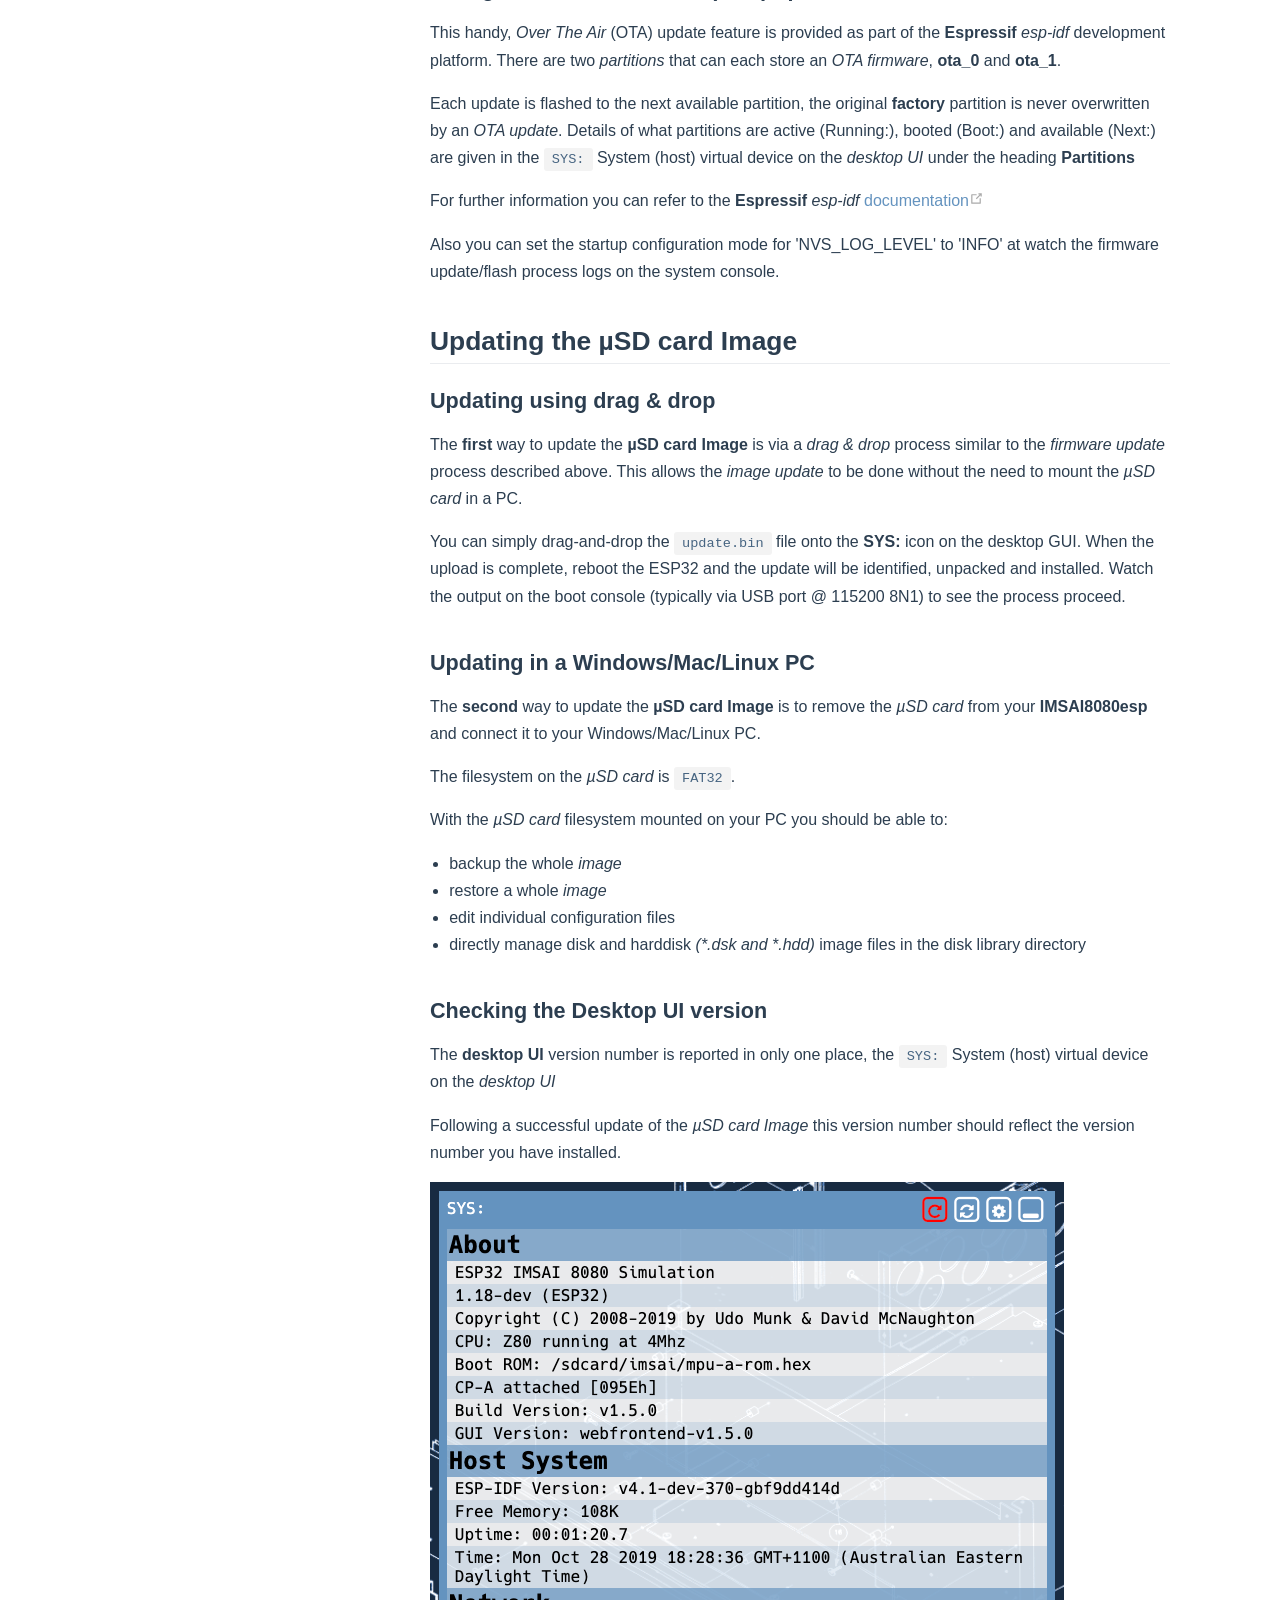
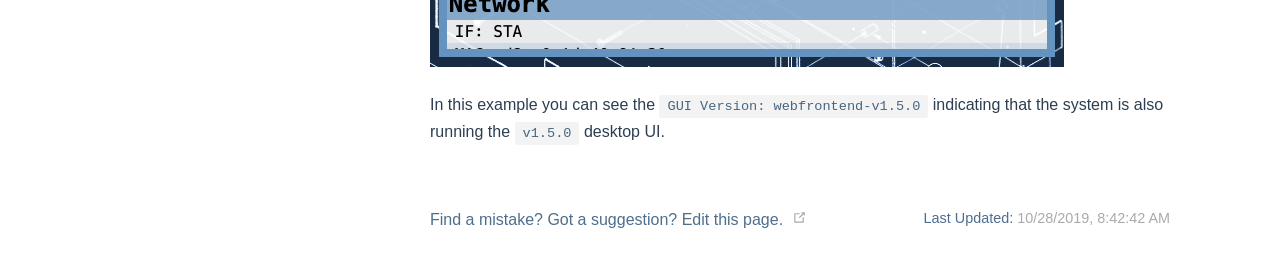
<file: imsai8080/update/index.html>
<!DOCTYPE html>
<html lang="en-US">
  <head>
    <meta charset="utf-8">
    <meta name="viewport" content="width=device-width,initial-scale=1">
    <title>Updating Software (Draft) | The High Nibble</title>
    <meta name="description" content="">
    
    
    <link rel="preload" href="/assets/css/0.styles.112c1b77.css" as="style"><link rel="preload" href="/assets/js/app.58aadc2e.js" as="script"><link rel="preload" href="/assets/js/7.7904c2b8.js" as="script"><link rel="prefetch" href="/assets/js/10.3c4a5558.js"><link rel="prefetch" href="/assets/js/11.78dbc0af.js"><link rel="prefetch" href="/assets/js/2.c849ecf2.js"><link rel="prefetch" href="/assets/js/3.5ab59be6.js"><link rel="prefetch" href="/assets/js/4.7cbe41b0.js"><link rel="prefetch" href="/assets/js/5.03f0e0b8.js"><link rel="prefetch" href="/assets/js/6.50530529.js"><link rel="prefetch" href="/assets/js/8.0b51e2ab.js"><link rel="prefetch" href="/assets/js/9.5ee64872.js">
    <link rel="stylesheet" href="/assets/css/0.styles.112c1b77.css">
  </head>
  <body>
    <div id="app" data-server-rendered="true"><div class="theme-container"><header class="navbar"><div class="sidebar-button"><svg xmlns="http://www.w3.org/2000/svg" aria-hidden="true" role="img" viewBox="0 0 448 512" class="icon"><path fill="currentColor" d="M436 124H12c-6.627 0-12-5.373-12-12V80c0-6.627 5.373-12 12-12h424c6.627 0 12 5.373 12 12v32c0 6.627-5.373 12-12 12zm0 160H12c-6.627 0-12-5.373-12-12v-32c0-6.627 5.373-12 12-12h424c6.627 0 12 5.373 12 12v32c0 6.627-5.373 12-12 12zm0 160H12c-6.627 0-12-5.373-12-12v-32c0-6.627 5.373-12 12-12h424c6.627 0 12 5.373 12 12v32c0 6.627-5.373 12-12 12z"></path></svg></div> <a href="/" class="home-link router-link-active"><!----> <span class="site-name">The High Nibble</span></a> <div class="links" style="max-width:nullpx;"><div class="search-box"><input aria-label="Search" autocomplete="off" spellcheck="false" value=""> <!----></div> <nav class="nav-links can-hide"><div class="nav-item"><a href="/" class="nav-link">Home</a></div><div class="nav-item"><a href="/imsai8080/" class="nav-link router-link-active">IMSAI 8080</a></div><div class="nav-item"><a href="http://bit.ly/IMSAI8080esp" target="_blank" rel="noopener noreferrer" class="nav-link external">
  Forum
  <svg xmlns="http://www.w3.org/2000/svg" aria-hidden="true" x="0px" y="0px" viewBox="0 0 100 100" width="15" height="15" class="icon outbound"><path fill="currentColor" d="M18.8,85.1h56l0,0c2.2,0,4-1.8,4-4v-32h-8v28h-48v-48h28v-8h-32l0,0c-2.2,0-4,1.8-4,4v56C14.8,83.3,16.6,85.1,18.8,85.1z"></path> <polygon fill="currentColor" points="45.7,48.7 51.3,54.3 77.2,28.5 77.2,37.2 85.2,37.2 85.2,14.9 62.8,14.9 62.8,22.9 71.5,22.9"></polygon></svg></a></div> <a href="https://github.com/thehighnibble/firmware" target="_blank" rel="noopener noreferrer" class="repo-link">
    GitHub
    <svg xmlns="http://www.w3.org/2000/svg" aria-hidden="true" x="0px" y="0px" viewBox="0 0 100 100" width="15" height="15" class="icon outbound"><path fill="currentColor" d="M18.8,85.1h56l0,0c2.2,0,4-1.8,4-4v-32h-8v28h-48v-48h28v-8h-32l0,0c-2.2,0-4,1.8-4,4v56C14.8,83.3,16.6,85.1,18.8,85.1z"></path> <polygon fill="currentColor" points="45.7,48.7 51.3,54.3 77.2,28.5 77.2,37.2 85.2,37.2 85.2,14.9 62.8,14.9 62.8,22.9 71.5,22.9"></polygon></svg></a></nav></div></header> <div class="sidebar-mask"></div> <div class="sidebar"><nav class="nav-links"><div class="nav-item"><a href="/" class="nav-link">Home</a></div><div class="nav-item"><a href="/imsai8080/" class="nav-link router-link-active">IMSAI 8080</a></div><div class="nav-item"><a href="http://bit.ly/IMSAI8080esp" target="_blank" rel="noopener noreferrer" class="nav-link external">
  Forum
  <svg xmlns="http://www.w3.org/2000/svg" aria-hidden="true" x="0px" y="0px" viewBox="0 0 100 100" width="15" height="15" class="icon outbound"><path fill="currentColor" d="M18.8,85.1h56l0,0c2.2,0,4-1.8,4-4v-32h-8v28h-48v-48h28v-8h-32l0,0c-2.2,0-4,1.8-4,4v56C14.8,83.3,16.6,85.1,18.8,85.1z"></path> <polygon fill="currentColor" points="45.7,48.7 51.3,54.3 77.2,28.5 77.2,37.2 85.2,37.2 85.2,14.9 62.8,14.9 62.8,22.9 71.5,22.9"></polygon></svg></a></div> <a href="https://github.com/thehighnibble/firmware" target="_blank" rel="noopener noreferrer" class="repo-link">
    GitHub
    <svg xmlns="http://www.w3.org/2000/svg" aria-hidden="true" x="0px" y="0px" viewBox="0 0 100 100" width="15" height="15" class="icon outbound"><path fill="currentColor" d="M18.8,85.1h56l0,0c2.2,0,4-1.8,4-4v-32h-8v28h-48v-48h28v-8h-32l0,0c-2.2,0-4,1.8-4,4v56C14.8,83.3,16.6,85.1,18.8,85.1z"></path> <polygon fill="currentColor" points="45.7,48.7 51.3,54.3 77.2,28.5 77.2,37.2 85.2,37.2 85.2,14.9 62.8,14.9 62.8,22.9 71.5,22.9"></polygon></svg></a></nav>  <ul class="sidebar-links"><li><div class="sidebar-group first"><p class="sidebar-heading open"><span>Updating Software (Draft)</span> <!----></p> <ul class="sidebar-group-items"><li><a href="/imsai8080/update/#overview" class="sidebar-link">Overview</a><ul class="sidebar-sub-headers"></ul></li><li><a href="/imsai8080/update/#updating-the-firmware" class="sidebar-link">Updating the Firmware</a><ul class="sidebar-sub-headers"><li class="sidebar-sub-header"><a href="/imsai8080/update/#download-the-firmware-from-github" class="sidebar-link">Download the firmware from GitHub</a></li><li class="sidebar-sub-header"><a href="/imsai8080/update/#upload-flash-the-firmware-to-the-esp32" class="sidebar-link">Upload (flash) the firmware to the ESP32</a></li><li class="sidebar-sub-header"><a href="/imsai8080/update/#reboot-the-esp32" class="sidebar-link">Reboot the ESP32</a></li><li class="sidebar-sub-header"><a href="/imsai8080/update/#checking-the-firmware-version" class="sidebar-link">Checking the firmware version</a></li><li class="sidebar-sub-header"><a href="/imsai8080/update/#background-over-the-air-ota-updates" class="sidebar-link">Background - Over The Air (OTA) updates</a></li></ul></li><li><a href="/imsai8080/update/#updating-the-µsd-card-image" class="sidebar-link">Updating the µSD card Image</a><ul class="sidebar-sub-headers"><li class="sidebar-sub-header"><a href="/imsai8080/update/#updating-using-drag-drop" class="sidebar-link">Updating using drag &amp; drop</a></li><li class="sidebar-sub-header"><a href="/imsai8080/update/#updating-in-a-windows-mac-linux-pc" class="sidebar-link">Updating in a Windows/Mac/Linux PC</a></li><li class="sidebar-sub-header"><a href="/imsai8080/update/#checking-the-desktop-ui-version" class="sidebar-link">Checking the Desktop UI version</a></li></ul></li></ul></div></li></ul> </div> <div class="page"> <div class="content"><h1 id="updating-software-draft"><a href="#updating-software-draft" aria-hidden="true" class="header-anchor">#</a> Updating Software (Draft)</h1> <h2 id="overview"><a href="#overview" aria-hidden="true" class="header-anchor">#</a> Overview</h2> <div class="warning custom-block"><p class="custom-block-title">WARNING</p> <p>While every effort is made to ensure any new release of firmware and image software is ready for use, experience and <a href="https://en.wikipedia.org/wiki/Murphy%27s_law" target="_blank" rel="noopener noreferrer">Murphy's Law<svg xmlns="http://www.w3.org/2000/svg" aria-hidden="true" x="0px" y="0px" viewBox="0 0 100 100" width="15" height="15" class="icon outbound"><path fill="currentColor" d="M18.8,85.1h56l0,0c2.2,0,4-1.8,4-4v-32h-8v28h-48v-48h28v-8h-32l0,0c-2.2,0-4,1.8-4,4v56C14.8,83.3,16.6,85.1,18.8,85.1z"></path> <polygon fill="currentColor" points="45.7,48.7 51.3,54.3 77.2,28.5 77.2,37.2 85.2,37.2 85.2,14.9 62.8,14.9 62.8,22.9 71.5,22.9"></polygon></svg></a> dictate that there will be problems from time to time.</p> <p>If you don't like risk and don't count yourself as an <a href="https://en.wikipedia.org/wiki/Early_adopter" target="_blank" rel="noopener noreferrer">early adopter<svg xmlns="http://www.w3.org/2000/svg" aria-hidden="true" x="0px" y="0px" viewBox="0 0 100 100" width="15" height="15" class="icon outbound"><path fill="currentColor" d="M18.8,85.1h56l0,0c2.2,0,4-1.8,4-4v-32h-8v28h-48v-48h28v-8h-32l0,0c-2.2,0-4,1.8-4,4v56C14.8,83.3,16.6,85.1,18.8,85.1z"></path> <polygon fill="currentColor" points="45.7,48.7 51.3,54.3 77.2,28.5 77.2,37.2 85.2,37.2 85.2,14.9 62.8,14.9 62.8,22.9 71.5,22.9"></polygon></svg></a> then follow the <a href="http://bit.ly/IMSAI8080esp" target="_blank" rel="noopener noreferrer">forum<svg xmlns="http://www.w3.org/2000/svg" aria-hidden="true" x="0px" y="0px" viewBox="0 0 100 100" width="15" height="15" class="icon outbound"><path fill="currentColor" d="M18.8,85.1h56l0,0c2.2,0,4-1.8,4-4v-32h-8v28h-48v-48h28v-8h-32l0,0c-2.2,0-4,1.8-4,4v56C14.8,83.3,16.6,85.1,18.8,85.1z"></path> <polygon fill="currentColor" points="45.7,48.7 51.3,54.3 77.2,28.5 77.2,37.2 85.2,37.2 85.2,14.9 62.8,14.9 62.8,22.9 71.5,22.9"></polygon></svg></a> and look for a clear sign of positive reports about a new release before proceeding with any update.</p> <p>The worst that can happen is that you will need to install the <strong>Espressif</strong> <a href="https://github.com/espressif/esptool" target="_blank" rel="noopener noreferrer">esptool.py<svg xmlns="http://www.w3.org/2000/svg" aria-hidden="true" x="0px" y="0px" viewBox="0 0 100 100" width="15" height="15" class="icon outbound"><path fill="currentColor" d="M18.8,85.1h56l0,0c2.2,0,4-1.8,4-4v-32h-8v28h-48v-48h28v-8h-32l0,0c-2.2,0-4,1.8-4,4v56C14.8,83.3,16.6,85.1,18.8,85.1z"></path> <polygon fill="currentColor" points="45.7,48.7 51.3,54.3 77.2,28.5 77.2,37.2 85.2,37.2 85.2,14.9 62.8,14.9 62.8,22.9 71.5,22.9"></polygon></svg></a> on your Windows/Mac/Linux PC to be able to re-flash your ESP32 to bring your IMSAI8080esp back to life.</p></div> <p><strong>Firmware</strong> and <strong>Image</strong> updates are published via <strong>GitHub</strong>, accessible using the <em>GitHub</em> link in the upper-right corner of this page.</p> <div class="tip custom-block"><p class="custom-block-title">TIP</p> <p>It is recommended to always use the release marked as the <strong>Latest Release</strong> unless you have a specific reason not to.</p> <p>The current release is <a href="https://github.com/thehighnibble/firmware/releases/tag/v1.5.0" target="_blank" rel="noopener noreferrer">October 2019 Release - rel-2<svg xmlns="http://www.w3.org/2000/svg" aria-hidden="true" x="0px" y="0px" viewBox="0 0 100 100" width="15" height="15" class="icon outbound"><path fill="currentColor" d="M18.8,85.1h56l0,0c2.2,0,4-1.8,4-4v-32h-8v28h-48v-48h28v-8h-32l0,0c-2.2,0-4,1.8-4,4v56C14.8,83.3,16.6,85.1,18.8,85.1z"></path> <polygon fill="currentColor" points="45.7,48.7 51.3,54.3 77.2,28.5 77.2,37.2 85.2,37.2 85.2,14.9 62.8,14.9 62.8,22.9 71.5,22.9"></polygon></svg></a> (v.1.5.0)</p></div> <h2 id="updating-the-firmware"><a href="#updating-the-firmware" aria-hidden="true" class="header-anchor">#</a> Updating the Firmware</h2> <p>Updating the <strong>firmware</strong> is a simple <em>drag &amp; drop</em> process via the web-based <em>desktop UI</em>.</p> <h3 id="download-the-firmware-from-github"><a href="#download-the-firmware-from-github" aria-hidden="true" class="header-anchor">#</a> Download the firmware from GitHub</h3> <p>Download the <strong>FIRMWARE.zip</strong> file from the latest release on GitHub (see above).</p> <p>The <strong>FIRMWARE</strong> package in the release assets is a <em>ZIP</em> file containing 6 files, for example:</p> <div class="language- extra-class"><pre class="language-text"><code>COPYRIGHT.txt
FLASHING.md
bootloader.bin        22K
imsai_part_table.bin  3.0K
imsaisim_esp32.bin    918K
ota_data_initial.bin  8.0K
</code></pre></div><p>To update the <em>firmware</em> you need only the <code>imsaisim_esp32.bin</code> file. This is the <strong>IMASAI 8080esp</strong> firmware binary to be flashed to the ESP32.</p> <div class="danger custom-block"><p class="custom-block-title">WARNING</p> <p>The remaining files are only for flashing a new firmware installation to a blank ESP32, and can only be flashed using the <strong>Espressif</strong> <a href="https://github.com/espressif/esptool" target="_blank" rel="noopener noreferrer">esptool.py<svg xmlns="http://www.w3.org/2000/svg" aria-hidden="true" x="0px" y="0px" viewBox="0 0 100 100" width="15" height="15" class="icon outbound"><path fill="currentColor" d="M18.8,85.1h56l0,0c2.2,0,4-1.8,4-4v-32h-8v28h-48v-48h28v-8h-32l0,0c-2.2,0-4,1.8-4,4v56C14.8,83.3,16.6,85.1,18.8,85.1z"></path> <polygon fill="currentColor" points="45.7,48.7 51.3,54.3 77.2,28.5 77.2,37.2 85.2,37.2 85.2,14.9 62.8,14.9 62.8,22.9 71.5,22.9"></polygon></svg></a>.
Instructions for this are included in the file <code>FLASHING.md</code></p></div> <h3 id="upload-flash-the-firmware-to-the-esp32"><a href="#upload-flash-the-firmware-to-the-esp32" aria-hidden="true" class="header-anchor">#</a> Upload (flash) the firmware to the ESP32</h3> <ul><li>Drag-and-drop the <code>imsaisim_esp32.bin</code> file onto the <code>SYS:</code> device <strong>icon</strong> on the <em>Desktop UI</em> to flash it to the ESP32.</li> <li>Confirm the first dialog, and wait (typically 10-30 seconds) until you see the second dialog confirming the upload was successful</li></ul> <div class="warning custom-block"><p class="custom-block-title">WARNING</p> <p>If you don't receive the second dialog confirming the upload was successful, then the firmware will not have been flashed.
This will not effect the ESP32 as it will simply reboot on the last working firmware.</p> <p>Some early adopters have reported this occurring, and the reason was poor Wi-Fi connectivity causing drop-outs. The solution was simply to move their IMSAI8080esp closer to their Wi-Fi Access Point</p></div> <h3 id="reboot-the-esp32"><a href="#reboot-the-esp32" aria-hidden="true" class="header-anchor">#</a> Reboot the ESP32</h3> <p>Reboot the ESP32 using the reset (EN) press button on ESP32, or click the reboot button (Red, circular arrow) on the <code>SYS:</code> window.</p> <p>Your IMSAI 8080esp will now reboot on the new firmware.</p> <h3 id="checking-the-firmware-version"><a href="#checking-the-firmware-version" aria-hidden="true" class="header-anchor">#</a> Checking the firmware version</h3> <p>The firmware version number is reported in two places:</p> <ol><li>To the system console (UART0 - USB or RS232-1 at 115200 baud) early in the boot process:</li></ol> <pre><code><span style="color: #00FF00;">I (336) cpu_start: Application information:
I (341) cpu_start: Project name:     imsaisim_esp32
I (346) cpu_start: App version:      v1.5.0
I (351) cpu_start: Compile time:     Oct 24 2019 17:51:26
I (357) cpu_start: ELF file SHA256:  8658a754912594d1...
I (363) cpu_start: ESP-IDF:          v4.1-dev-370-gbf9dd414d
</span></code></pre> <p>In this example you can see the <code>App version: v1.5.0</code> indicating that the system is running the <code>v1.5.0</code> firmware.</p> <ol start="2"><li>The <code>SYS:</code> System (host) virtual device on the <em>desktop UI</em> <img src="/assets/img/SYS_build_version.7556ac90.png" alt="SYS:"></li></ol> <p>In this example you can see the <code>Build version: v1.5.0</code> indicating that the system is also running the <code>v1.5.0</code> firmware.</p> <h3 id="background-over-the-air-ota-updates"><a href="#background-over-the-air-ota-updates" aria-hidden="true" class="header-anchor">#</a> Background - Over The Air (OTA) updates</h3> <p>This handy, <em>Over The Air</em> (OTA) update feature is provided as part of the <strong>Espressif</strong> <em>esp-idf</em> development platform.
There are two <em>partitions</em> that can each store an <em>OTA firmware</em>, <strong>ota_0</strong> and <strong>ota_1</strong>.</p> <p>Each update is flashed to the next available partition, the original <strong>factory</strong> partition is never overwritten by an <em>OTA update</em>.
Details of what partitions are active (Running:), booted (Boot:) and available (Next:) are given in the <code>SYS:</code> System (host) virtual device on the <em>desktop UI</em> under the heading <strong>Partitions</strong></p> <p>For further information you can refer to the <strong>Espressif</strong> <em>esp-idf</em> <a href="https://docs.espressif.com/projects/esp-idf/en/latest/api-reference/system/ota.html" target="_blank" rel="noopener noreferrer">documentation<svg xmlns="http://www.w3.org/2000/svg" aria-hidden="true" x="0px" y="0px" viewBox="0 0 100 100" width="15" height="15" class="icon outbound"><path fill="currentColor" d="M18.8,85.1h56l0,0c2.2,0,4-1.8,4-4v-32h-8v28h-48v-48h28v-8h-32l0,0c-2.2,0-4,1.8-4,4v56C14.8,83.3,16.6,85.1,18.8,85.1z"></path> <polygon fill="currentColor" points="45.7,48.7 51.3,54.3 77.2,28.5 77.2,37.2 85.2,37.2 85.2,14.9 62.8,14.9 62.8,22.9 71.5,22.9"></polygon></svg></a></p> <p>Also you can set the startup configuration mode for 'NVS_LOG_LEVEL' to 'INFO' at watch the firmware update/flash process logs on the system console.</p> <h2 id="updating-the-µsd-card-image"><a href="#updating-the-µsd-card-image" aria-hidden="true" class="header-anchor">#</a> Updating the µSD card Image</h2> <h3 id="updating-using-drag-drop"><a href="#updating-using-drag-drop" aria-hidden="true" class="header-anchor">#</a> Updating using drag &amp; drop</h3> <p>The <strong>first</strong> way to update the <strong>µSD card Image</strong> is via a <em>drag &amp; drop</em> process similar to the <em>firmware update</em> process described above. This allows the <em>image update</em> to be done without the need to mount the <em>µSD card</em> in a PC.</p> <p>You can simply drag-and-drop the <code>update.bin</code> file onto the <strong>SYS:</strong> icon on the desktop GUI. When the upload is complete, reboot the ESP32 and the update will be identified, unpacked and installed. Watch the output on the boot console (typically via USB port @ 115200 8N1) to see the process proceed.</p> <h3 id="updating-in-a-windows-mac-linux-pc"><a href="#updating-in-a-windows-mac-linux-pc" aria-hidden="true" class="header-anchor">#</a> Updating in a Windows/Mac/Linux PC</h3> <p>The <strong>second</strong> way to update the <strong>µSD card Image</strong> is to remove the <em>µSD card</em> from your <strong>IMSAI8080esp</strong> and connect it to your Windows/Mac/Linux PC.</p> <p>The filesystem on the <em>µSD card</em> is <code>FAT32</code>.</p> <p>With the <em>µSD card</em> filesystem mounted on your PC you should be able to:</p> <ul><li>backup the whole <em>image</em></li> <li>restore a whole <em>image</em></li> <li>edit individual configuration files</li> <li>directly manage disk and harddisk <em>(*.dsk and *.hdd)</em> image files in the disk library directory</li></ul> <h3 id="checking-the-desktop-ui-version"><a href="#checking-the-desktop-ui-version" aria-hidden="true" class="header-anchor">#</a> Checking the Desktop UI version</h3> <p>The <strong>desktop UI</strong> version number is reported in only one place, the <code>SYS:</code> System (host) virtual device on the <em>desktop UI</em></p> <p>Following a successful update of the <em>µSD card Image</em> this version number should reflect the version number you have installed.</p> <p><img src="/assets/img/SYS_build_version.7556ac90.png" alt="SYS:"></p> <p>In this example you can see the <code>GUI Version: webfrontend-v1.5.0</code> indicating that the system is also running the <code>v1.5.0</code> desktop UI.</p></div> <div class="page-edit"><div class="edit-link"><a href="https://github.com/thehighnibble/thehighnibble.github.io/edit/vuepress/docs/imsai8080/update/README.md" target="_blank" rel="noopener noreferrer">Find a mistake? Got a suggestion? Edit this page.</a> <svg xmlns="http://www.w3.org/2000/svg" aria-hidden="true" x="0px" y="0px" viewBox="0 0 100 100" width="15" height="15" class="icon outbound"><path fill="currentColor" d="M18.8,85.1h56l0,0c2.2,0,4-1.8,4-4v-32h-8v28h-48v-48h28v-8h-32l0,0c-2.2,0-4,1.8-4,4v56C14.8,83.3,16.6,85.1,18.8,85.1z"></path> <polygon fill="currentColor" points="45.7,48.7 51.3,54.3 77.2,28.5 77.2,37.2 85.2,37.2 85.2,14.9 62.8,14.9 62.8,22.9 71.5,22.9"></polygon></svg></div> <div class="last-updated"><span class="prefix">Last Updated: </span> <span class="time">10/28/2019, 7:42:42 PM</span></div></div> <!----> </div> <!----></div></div>
    <script src="/assets/js/app.58aadc2e.js" defer></script><script src="/assets/js/7.7904c2b8.js" defer></script>
  </body>
</html>
</file>
<file: assets/css/0.styles.112c1b77.css>
.home{padding:3.6rem 2rem 0;max-width:960px;margin:0 auto}.home .hero{text-align:center}.home .hero img{max-width:100%;max-height:280px;display:block;margin:3rem auto 1.5rem}.home .hero h1{font-size:3rem}.home .hero .action,.home .hero .description,.home .hero h1{margin:1.8rem auto}.home .hero .description{max-width:35rem;font-size:1.6rem;line-height:1.3;color:#6a8bad}.home .hero .action-button{display:inline-block;font-size:1.2rem;color:#fff;background-color:#6493bf;padding:.8rem 1.6rem;border-radius:4px;transition:background-color .1s ease;box-sizing:border-box;border-bottom:1px solid #4f85b6}.home .hero .action-button:hover{background-color:#739ec5}.home .features{border-top:1px solid #eaecef;padding:1.2rem 0;margin-top:2.5rem;display:flex;flex-wrap:wrap;align-items:flex-start;align-content:stretch;justify-content:space-between}.home .feature{flex-grow:1;flex-basis:30%;max-width:30%}.home .feature h2{font-size:1.4rem;font-weight:500;border-bottom:none;padding-bottom:0;color:#3a5169}.home .feature p{color:#4e6e8e}.home .footer{padding:2.5rem;border-top:1px solid #eaecef;text-align:center;color:#4e6e8e}@media (max-width:719px){.home .features{flex-direction:column}.home .feature{max-width:100%;padding:0 2.5rem}}@media (max-width:419px){.home{padding-left:1.5rem;padding-right:1.5rem}.home .hero img{max-height:210px;margin:2rem auto 1.2rem}.home .hero h1{font-size:2rem}.home .hero .action,.home .hero .description,.home .hero h1{margin:1.2rem auto}.home .hero .description{font-size:1.2rem}.home .hero .action-button{font-size:1rem;padding:.6rem 1.2rem}.home .feature h2{font-size:1.25rem}}.sidebar-button{display:none;width:1.25rem;height:1.25rem;position:absolute;padding:.6rem;top:.6rem;left:1rem;cursor:pointer}.sidebar-button .icon{display:block;width:1.25rem;height:1.25rem}@media (max-width:719px){.sidebar-button{display:block}}.search-box{display:inline-block;position:relative;margin-right:1rem}.search-box input{cursor:text;width:10rem;color:#4e6e8e;display:inline-block;border:1px solid #cfd4db;border-radius:2rem;font-size:.9rem;line-height:2rem;padding:0 .5rem 0 2rem;outline:none;transition:all .2s ease;background:#fff url(/assets/img/search.83621669.svg) .6rem .5rem no-repeat;background-size:1rem}.search-box input:focus{cursor:auto;border-color:#6493bf}.search-box .suggestions{background:#fff;width:20rem;position:absolute;top:1.5rem;border:1px solid #cfd4db;border-radius:6px;padding:.4rem;list-style-type:none}.search-box .suggestions.align-right{right:0}.search-box .suggestion{line-height:1.4;padding:.4rem .6rem;border-radius:4px;cursor:pointer}.search-box .suggestion a{white-space:normal;color:#5d82a6}.search-box .suggestion a .page-title{font-weight:600}.search-box .suggestion a .header{font-size:.9em;margin-left:.25em}.search-box .suggestion.focused{background-color:#f3f4f5}.search-box .suggestion.focused a{color:#6493bf}@media (max-width:959px){.search-box input{cursor:pointer;width:0;border-color:transparent;position:relative}.search-box input:focus{cursor:text;left:0;width:10rem}}@media (max-width:959px) and (min-width:719px){.search-box .suggestions{left:0}}@media (max-width:719px){.search-box{margin-right:0}.search-box input{left:1rem}.search-box .suggestions{right:0}}@media (max-width:419px){.search-box .suggestions{width:calc(100vw - 4rem)}.search-box input:focus{width:8rem}}.dropdown-enter,.dropdown-leave-to{height:0!important}.dropdown-wrapper{cursor:pointer}.dropdown-wrapper .dropdown-title{display:block}.dropdown-wrapper .dropdown-title:hover{border-color:transparent}.dropdown-wrapper .dropdown-title .arrow{vertical-align:middle;margin-top:-1px;margin-left:.4rem}.dropdown-wrapper .nav-dropdown .dropdown-item{color:inherit;line-height:1.7rem}.dropdown-wrapper .nav-dropdown .dropdown-item h4{margin:.45rem 0 0;border-top:1px solid #eee;padding:.45rem 1.5rem 0 1.25rem}.dropdown-wrapper .nav-dropdown .dropdown-item .dropdown-subitem-wrapper{padding:0;list-style:none}.dropdown-wrapper .nav-dropdown .dropdown-item .dropdown-subitem-wrapper .dropdown-subitem{font-size:.9em}.dropdown-wrapper .nav-dropdown .dropdown-item a{display:block;line-height:1.7rem;position:relative;border-bottom:none;font-weight:400;margin-bottom:0;padding:0 1.5rem 0 1.25rem}.dropdown-wrapper .nav-dropdown .dropdown-item a.router-link-active,.dropdown-wrapper .nav-dropdown .dropdown-item a:hover{color:#6493bf}.dropdown-wrapper .nav-dropdown .dropdown-item a.router-link-active:after{content:"";width:0;height:0;border-left:5px solid #6493bf;border-top:3px solid transparent;border-bottom:3px solid transparent;position:absolute;top:calc(50% - 2px);left:9px}.dropdown-wrapper .nav-dropdown .dropdown-item:first-child h4{margin-top:0;padding-top:0;border-top:0}@media (max-width:719px){.dropdown-wrapper.open .dropdown-title{margin-bottom:.5rem}.dropdown-wrapper .nav-dropdown{transition:height .1s ease-out;overflow:hidden}.dropdown-wrapper .nav-dropdown .dropdown-item h4{border-top:0;margin-top:0;padding-top:0}.dropdown-wrapper .nav-dropdown .dropdown-item>a,.dropdown-wrapper .nav-dropdown .dropdown-item h4{font-size:15px;line-height:2rem}.dropdown-wrapper .nav-dropdown .dropdown-item .dropdown-subitem{font-size:14px;padding-left:1rem}}@media (min-width:719px){.dropdown-wrapper{height:1.8rem}.dropdown-wrapper:hover .nav-dropdown{display:block!important}.dropdown-wrapper .dropdown-title .arrow{border-left:4px solid transparent;border-right:4px solid transparent;border-top:6px solid #ccc;border-bottom:0}.dropdown-wrapper .nav-dropdown{display:none;height:auto!important;box-sizing:border-box;max-height:calc(100vh - 2.7rem);overflow-y:auto;position:absolute;top:100%;right:0;background-color:#fff;padding:.6rem 0;border:1px solid #ddd;border-bottom-color:#ccc;text-align:left;border-radius:.25rem;white-space:nowrap;margin:0}}.nav-links{display:inline-block}.nav-links a{line-height:1.4rem;color:inherit}.nav-links a.router-link-active,.nav-links a:hover{color:#6493bf}.nav-links .nav-item{position:relative;display:inline-block;margin-left:1.5rem;line-height:2rem}.nav-links .nav-item:first-child{margin-left:0}.nav-links .repo-link{margin-left:1.5rem}@media (max-width:719px){.nav-links .nav-item,.nav-links .repo-link{margin-left:0}}@media (min-width:719px){.nav-links a.router-link-active,.nav-links a:hover{color:#2c3e50}.nav-item>a:not(.external).router-link-active,.nav-item>a:not(.external):hover{margin-bottom:-2px;border-bottom:2px solid #709cc4}}.navbar{padding:.7rem 1.5rem;line-height:2.2rem;position:relative}.navbar a,.navbar img,.navbar span{display:inline-block}.navbar .logo{height:2.2rem;min-width:2.2rem;margin-right:.8rem;vertical-align:top}.navbar .site-name{font-size:1.3rem;font-weight:600;color:#2c3e50;position:relative}.navbar .links{padding-left:1.5rem;box-sizing:border-box;background-color:#fff;white-space:nowrap;font-size:.9rem;position:absolute;right:1.5rem;top:.7rem;display:flex}.navbar .links .search-box{flex:0 0 auto;vertical-align:top}.navbar .links .nav-links{flex:1}@media (max-width:719px){.navbar{padding-left:4rem}.navbar .can-hide{display:none}.navbar .links{padding-left:1.5rem}}.page-edit,.page-nav{max-width:740px;margin:0 auto;padding:2rem 2.5rem}@media (max-width:959px){.page-edit,.page-nav{padding:2rem}}@media (max-width:419px){.page-edit,.page-nav{padding:1.5rem}}.page{padding-bottom:2rem}.page-edit{padding-top:1rem;padding-bottom:1rem;overflow:auto}.page-edit .edit-link{display:inline-block}.page-edit .edit-link a{color:#4e6e8e;margin-right:.25rem}.page-edit .last-updated{float:right;font-size:.9em}.page-edit .last-updated .prefix{font-weight:500;color:#4e6e8e}.page-edit .last-updated .time{font-weight:400;color:#aaa}.page-nav{padding-top:1rem;padding-bottom:0}.page-nav .inner{min-height:2rem;margin-top:0;border-top:1px solid #eaecef;padding-top:1rem;overflow:auto}.page-nav .next{float:right}@media (max-width:719px){.page-edit .edit-link{margin-bottom:.5rem}.page-edit .last-updated{font-size:.8em;float:none;text-align:left}}.sidebar .sidebar-sub-headers{padding-left:1rem;font-size:.95em}a.sidebar-link{font-weight:400;display:inline-block;color:#2c3e50;border-left:.25rem solid transparent;padding:.35rem 1rem .35rem 1.25rem;line-height:1.4;width:100%;box-sizing:border-box}a.sidebar-link:hover{color:#6493bf}a.sidebar-link.active{font-weight:600;color:#6493bf;border-left-color:#6493bf}.sidebar-group a.sidebar-link{padding-left:2rem}.sidebar-sub-headers a.sidebar-link{padding-top:.25rem;padding-bottom:.25rem;border-left:none}.sidebar-sub-headers a.sidebar-link.active{font-weight:500}.sidebar-group:not(.first){margin-top:1em}.sidebar-group .sidebar-group{padding-left:.5em}.sidebar-group:not(.collapsable) .sidebar-heading{cursor:auto;color:inherit}.sidebar-heading{color:#999;transition:color .15s ease;cursor:pointer;font-size:1.1em;font-weight:700;padding:0 1.5rem;margin-top:0;margin-bottom:.5rem}.sidebar-heading.open,.sidebar-heading:hover{color:inherit}.sidebar-heading .arrow{position:relative;top:-.12em;left:.5em}.sidebar-heading:.open .arrow{top:-.18em}.sidebar-group-items{transition:height .1s ease-out;overflow:hidden}.sidebar ul{padding:0;margin:0;list-style-type:none}.sidebar a{display:inline-block}.sidebar .nav-links{display:none;border-bottom:1px solid #eaecef;padding:.5rem 0 .75rem 0}.sidebar .nav-links a{font-weight:600}.sidebar .nav-links .nav-item,.sidebar .nav-links .repo-link{display:block;line-height:1.25rem;font-size:1.1em;padding:.5rem 0 .5rem 1.5rem}.sidebar .sidebar-links{padding:1.5rem 0}@media (max-width:719px){.sidebar .nav-links{display:block}.sidebar .nav-links .dropdown-wrapper .nav-dropdown .dropdown-item a.router-link-active:after{top:calc(1rem - 2px)}.sidebar .sidebar-links{padding:1rem 0}}.sw-update-popup{position:fixed;right:1em;bottom:1em;padding:1em;border:1px solid #6493bf;border-radius:3px;background:#fff;box-shadow:0 4px 16px rgba(0,0,0,.5);text-align:center}.sw-update-popup button{margin-top:.5em;padding:.25em 2em}.sw-update-popup-enter-active,.sw-update-popup-leave-active{transition:opacity .3s,transform .3s}.sw-update-popup-enter,.sw-update-popup-leave-to{opacity:0;transform:translateY(50%) scale(.5)}code[class*=language-],pre[class*=language-]{color:#ccc;background:none;font-family:Consolas,Monaco,Andale Mono,Ubuntu Mono,monospace;font-size:1em;text-align:left;white-space:pre;word-spacing:normal;word-break:normal;word-wrap:normal;line-height:1.5;-moz-tab-size:4;-o-tab-size:4;tab-size:4;-webkit-hyphens:none;-ms-hyphens:none;hyphens:none}pre[class*=language-]{padding:1em;margin:.5em 0;overflow:auto}:not(pre)>code[class*=language-],pre[class*=language-]{background:#2d2d2d}:not(pre)>code[class*=language-]{padding:.1em;border-radius:.3em;white-space:normal}.token.block-comment,.token.cdata,.token.comment,.token.doctype,.token.prolog{color:#999}.token.punctuation{color:#ccc}.token.attr-name,.token.deleted,.token.namespace,.token.tag{color:#e2777a}.token.function-name{color:#6196cc}.token.boolean,.token.function,.token.number{color:#f08d49}.token.class-name,.token.constant,.token.property,.token.symbol{color:#f8c555}.token.atrule,.token.builtin,.token.important,.token.keyword,.token.selector{color:#cc99cd}.token.attr-value,.token.char,.token.regex,.token.string,.token.variable{color:#7ec699}.token.entity,.token.operator,.token.url{color:#67cdcc}.token.bold,.token.important{font-weight:700}.token.italic{font-style:italic}.token.entity{cursor:help}.token.inserted{color:green}.action-button{background-color:#6493bf!important;border-bottom-color:#40607d!important}#nprogress{pointer-events:none}#nprogress .bar{background:#6493bf;position:fixed;z-index:1031;top:0;left:0;width:100%;height:2px}#nprogress .peg{display:block;position:absolute;right:0;width:100px;height:100%;box-shadow:0 0 10px #6493bf,0 0 5px #6493bf;opacity:1;transform:rotate(3deg) translateY(-4px)}#nprogress .spinner{display:block;position:fixed;z-index:1031;top:15px;right:15px}#nprogress .spinner-icon{width:18px;height:18px;box-sizing:border-box;border:2px solid transparent;border-top-color:#6493bf;border-left-color:#6493bf;border-radius:50%;animation:nprogress-spinner .4s linear infinite}.nprogress-custom-parent{overflow:hidden;position:relative}.nprogress-custom-parent #nprogress .bar,.nprogress-custom-parent #nprogress .spinner{position:absolute}@keyframes nprogress-spinner{0%{transform:rotate(0deg)}to{transform:rotate(1turn)}}.content code{color:#476582;padding:.25rem .5rem;margin:0;font-size:.85em;background-color:rgba(27,31,35,.05);border-radius:3px}.content pre,.content pre[class*=language-]{line-height:1.4;padding:1.25rem 1.5rem;margin:.85rem 0;background-color:#282c34;border-radius:6px;overflow:auto}.content pre[class*=language-] code,.content pre code{color:#fff;padding:0;background-color:transparent;border-radius:0}div[class*=language-]{position:relative;background-color:#282c34;border-radius:6px}div[class*=language-] .highlight-lines{-webkit-user-select:none;-moz-user-select:none;-ms-user-select:none;user-select:none;padding-top:1.3rem;position:absolute;top:0;left:0;width:100%;line-height:1.4}div[class*=language-] .highlight-lines .highlighted{background-color:rgba(0,0,0,.66)}div[class*=language-] pre,div[class*=language-] pre[class*=language-]{background:transparent;position:relative;z-index:1}div[class*=language-]:before{position:absolute;z-index:3;top:.8em;right:1em;font-size:.75rem;color:hsla(0,0%,100%,.4)}div[class*=language-]:not(.line-numbers-mode) .line-numbers-wrapper{display:none}div[class*=language-].line-numbers-mode .highlight-lines .highlighted{position:relative}div[class*=language-].line-numbers-mode .highlight-lines .highlighted:before{content:" ";position:absolute;z-index:3;left:0;top:0;display:block;width:3.5rem;height:100%;background-color:rgba(0,0,0,.66)}div[class*=language-].line-numbers-mode pre{padding-left:4.5rem;vertical-align:middle}div[class*=language-].line-numbers-mode .line-numbers-wrapper{position:absolute;top:0;width:3.5rem;text-align:center;color:hsla(0,0%,100%,.3);padding:1.25rem 0;line-height:1.4}div[class*=language-].line-numbers-mode .line-numbers-wrapper .line-number,div[class*=language-].line-numbers-mode .line-numbers-wrapper br{-webkit-user-select:none;-moz-user-select:none;-ms-user-select:none;user-select:none}div[class*=language-].line-numbers-mode .line-numbers-wrapper .line-number{position:relative;z-index:4;font-size:.85em}div[class*=language-].line-numbers-mode:after{content:"";position:absolute;z-index:2;top:0;left:0;width:3.5rem;height:100%;border-radius:6px 0 0 6px;border-right:1px solid rgba(0,0,0,.66);background-color:#282c34}div[class~=language-js]:before{content:"js"}div[class~=language-ts]:before{content:"ts"}div[class~=language-html]:before{content:"html"}div[class~=language-md]:before{content:"md"}div[class~=language-vue]:before{content:"vue"}div[class~=language-css]:before{content:"css"}div[class~=language-sass]:before{content:"sass"}div[class~=language-scss]:before{content:"scss"}div[class~=language-less]:before{content:"less"}div[class~=language-stylus]:before{content:"stylus"}div[class~=language-go]:before{content:"go"}div[class~=language-java]:before{content:"java"}div[class~=language-c]:before{content:"c"}div[class~=language-sh]:before{content:"sh"}div[class~=language-yaml]:before{content:"yaml"}div[class~=language-py]:before{content:"py"}div[class~=language-javascript]:before{content:"js"}div[class~=language-typescript]:before{content:"ts"}div[class~=language-markup]:before{content:"html"}div[class~=language-markdown]:before{content:"md"}div[class~=language-json]:before{content:"json"}div[class~=language-ruby]:before{content:"rb"}div[class~=language-python]:before{content:"py"}div[class~=language-bash]:before{content:"sh"}.custom-block .custom-block-title{font-weight:600;margin-bottom:-.4rem}.custom-block.danger,.custom-block.tip,.custom-block.warning{padding:.1rem 1.5rem;border-left-width:.5rem;border-left-style:solid;margin:1rem 0}.custom-block.tip{background-color:#f3f5f7;border-color:#42b983}.custom-block.warning{background-color:rgba(255,229,100,.3);border-color:#e7c000;color:#6b5900}.custom-block.warning .custom-block-title{color:#b29400}.custom-block.warning a{color:#2c3e50}.custom-block.danger{background-color:#ffe6e6;border-color:#c00;color:#4d0000}.custom-block.danger .custom-block-title{color:#900}.custom-block.danger a{color:#2c3e50}.arrow{display:inline-block;width:0;height:0}.arrow.up{border-bottom:6px solid #ccc}.arrow.down,.arrow.up{border-left:4px solid transparent;border-right:4px solid transparent}.arrow.down{border-top:6px solid #ccc}.arrow.right{border-left:6px solid #ccc}.arrow.left,.arrow.right{border-top:4px solid transparent;border-bottom:4px solid transparent}.arrow.left{border-right:6px solid #ccc}.content:not(.custom){max-width:740px;margin:0 auto;padding:2rem 2.5rem}@media (max-width:959px){.content:not(.custom){padding:2rem}}@media (max-width:419px){.content:not(.custom){padding:1.5rem}}.table-of-contents .badge{vertical-align:middle}body,html{padding:0;margin:0}body{font-family:-apple-system,BlinkMacSystemFont,Segoe UI,Roboto,Oxygen,Ubuntu,Cantarell,Fira Sans,Droid Sans,Helvetica Neue,sans-serif;-webkit-font-smoothing:antialiased;-moz-osx-font-smoothing:grayscale;font-size:16px;color:#2c3e50}.page{padding-left:20rem}.navbar{z-index:20;right:0;height:3.6rem;background-color:#fff;box-sizing:border-box;border-bottom:1px solid #eaecef}.navbar,.sidebar-mask{position:fixed;top:0;left:0}.sidebar-mask{z-index:9;width:100vw;height:100vh;display:none}.sidebar{font-size:15px;background-color:#fff;width:20rem;position:fixed;z-index:10;margin:0;top:3.6rem;left:0;bottom:0;box-sizing:border-box;border-right:1px solid #eaecef;overflow-y:auto}.content:not(.custom)>:first-child{margin-top:3.6rem}.content:not(.custom) a:hover{text-decoration:underline}.content:not(.custom) p.demo{padding:1rem 1.5rem;border:1px solid #ddd;border-radius:4px}.content:not(.custom) img{max-width:100%}.content.custom{padding:0;margin:0}.content.custom img{max-width:100%}a{font-weight:500;text-decoration:none}a,p a code{color:#6493bf}p a code{font-weight:400}kbd{background:#eee;border:.15rem solid #ddd;border-bottom:.25rem solid #ddd;border-radius:.15rem;padding:0 .15em}blockquote{font-size:1.2rem;color:#999;border-left:.25rem solid #dfe2e5;margin-left:0;padding-left:1rem}ol,ul{padding-left:1.2em}strong{font-weight:600}h1,h2,h3,h4,h5,h6{font-weight:600;line-height:1.25}.content:not(.custom)>h1,.content:not(.custom)>h2,.content:not(.custom)>h3,.content:not(.custom)>h4,.content:not(.custom)>h5,.content:not(.custom)>h6{margin-top:-3.1rem;padding-top:4.6rem;margin-bottom:0}.content:not(.custom)>h1:first-child,.content:not(.custom)>h2:first-child,.content:not(.custom)>h3:first-child,.content:not(.custom)>h4:first-child,.content:not(.custom)>h5:first-child,.content:not(.custom)>h6:first-child{margin-top:-1.5rem;margin-bottom:1rem}.content:not(.custom)>h1:first-child+.custom-block,.content:not(.custom)>h1:first-child+p,.content:not(.custom)>h1:first-child+pre,.content:not(.custom)>h2:first-child+.custom-block,.content:not(.custom)>h2:first-child+p,.content:not(.custom)>h2:first-child+pre,.content:not(.custom)>h3:first-child+.custom-block,.content:not(.custom)>h3:first-child+p,.content:not(.custom)>h3:first-child+pre,.content:not(.custom)>h4:first-child+.custom-block,.content:not(.custom)>h4:first-child+p,.content:not(.custom)>h4:first-child+pre,.content:not(.custom)>h5:first-child+.custom-block,.content:not(.custom)>h5:first-child+p,.content:not(.custom)>h5:first-child+pre,.content:not(.custom)>h6:first-child+.custom-block,.content:not(.custom)>h6:first-child+p,.content:not(.custom)>h6:first-child+pre{margin-top:2rem}h1:hover .header-anchor,h2:hover .header-anchor,h3:hover .header-anchor,h4:hover .header-anchor,h5:hover .header-anchor,h6:hover .header-anchor{opacity:1}h1{font-size:2.2rem}h2{font-size:1.65rem;padding-bottom:.3rem;border-bottom:1px solid #eaecef}h3{font-size:1.35rem}a.header-anchor{font-size:.85em;float:left;margin-left:-.87em;padding-right:.23em;margin-top:.125em;opacity:0}a.header-anchor:hover{text-decoration:none}.line-number,code,kbd{font-family:source-code-pro,Menlo,Monaco,Consolas,Courier New,monospace}ol,p,ul{line-height:1.7}hr{border:0;border-top:1px solid #eaecef}table{border-collapse:collapse;margin:1rem 0;display:block;overflow-x:auto}tr{border-top:1px solid #dfe2e5}tr:nth-child(2n){background-color:#f6f8fa}td,th{border:1px solid #dfe2e5;padding:.6em 1em}.custom-layout{padding-top:3.6rem}.theme-container.sidebar-open .sidebar-mask{display:block}.theme-container.no-navbar .content:not(.custom)>h1,.theme-container.no-navbar h2,.theme-container.no-navbar h3,.theme-container.no-navbar h4,.theme-container.no-navbar h5,.theme-container.no-navbar h6{margin-top:1.5rem;padding-top:0}.theme-container.no-navbar .sidebar{top:0}.theme-container.no-navbar .custom-layout{padding-top:0}@media (min-width:720px){.theme-container.no-sidebar .sidebar{display:none}.theme-container.no-sidebar .page{padding-left:0}}@media (max-width:959px){.sidebar{font-size:15px;width:16.4rem}.page{padding-left:16.4rem}}@media (max-width:719px){.sidebar{top:0;padding-top:3.6rem;transform:translateX(-100%);transition:transform .2s ease}.page{padding-left:0}.theme-container.sidebar-open .sidebar{transform:translateX(0)}.theme-container.no-navbar .sidebar{padding-top:0}}@media (max-width:419px){h1{font-size:1.9rem}.content div[class*=language-]{margin:.85rem -1.5rem;border-radius:0}}.icon.outbound{color:#aaa;display:inline-block}.socials{text-align:center}.social{width:96px}.action-button[data-v-099ab69c]{background-color:#6493bf!important;border-bottom-color:#40607d!important}.badge[data-v-099ab69c]{display:inline-block;font-size:14px;height:18px;line-height:18px;border-radius:3px;padding:0 6px;color:#fff;margin-right:5px;background-color:#42b983}.badge.middle[data-v-099ab69c]{vertical-align:middle}.badge.top[data-v-099ab69c]{vertical-align:top}.badge.green[data-v-099ab69c],.badge.tip[data-v-099ab69c]{background-color:#42b983}.badge.error[data-v-099ab69c]{background-color:#da5961}.badge.warn[data-v-099ab69c],.badge.warning[data-v-099ab69c],.badge.yellow[data-v-099ab69c]{background-color:#e7c000}
</file>
